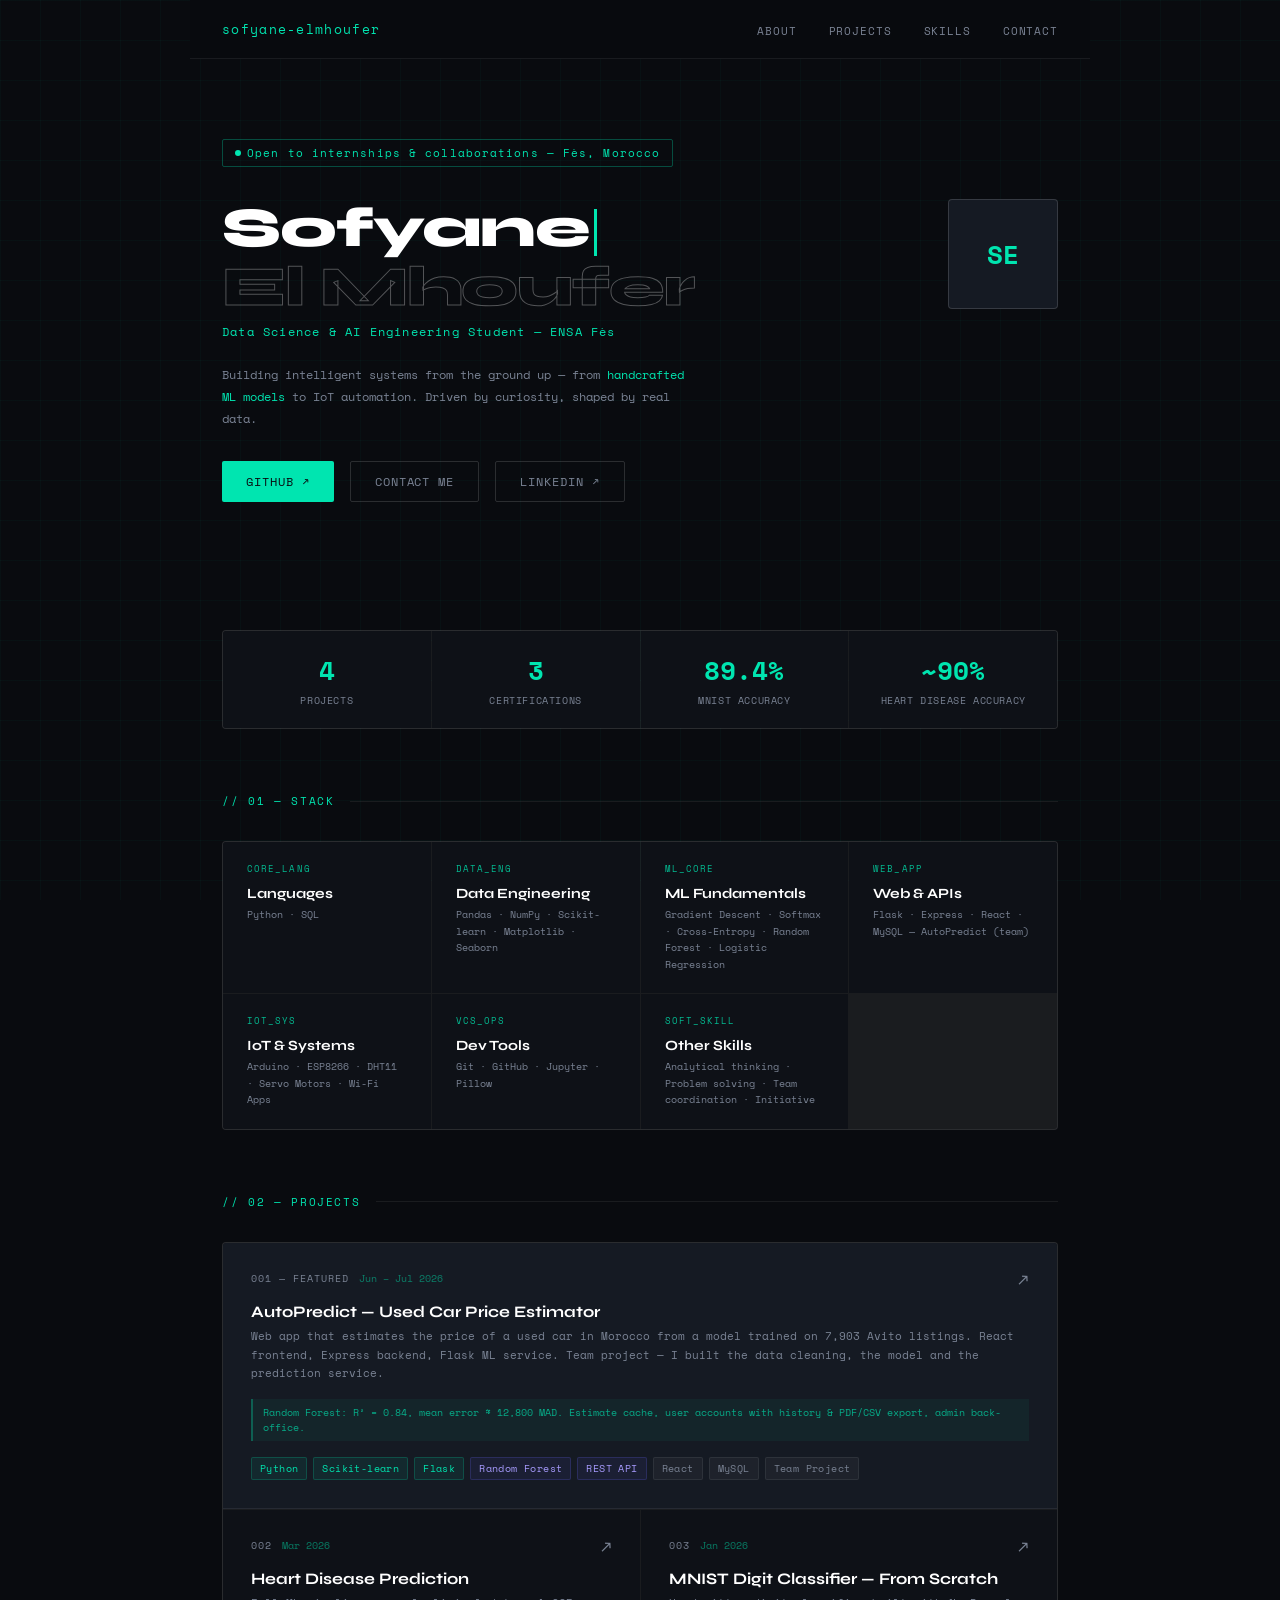
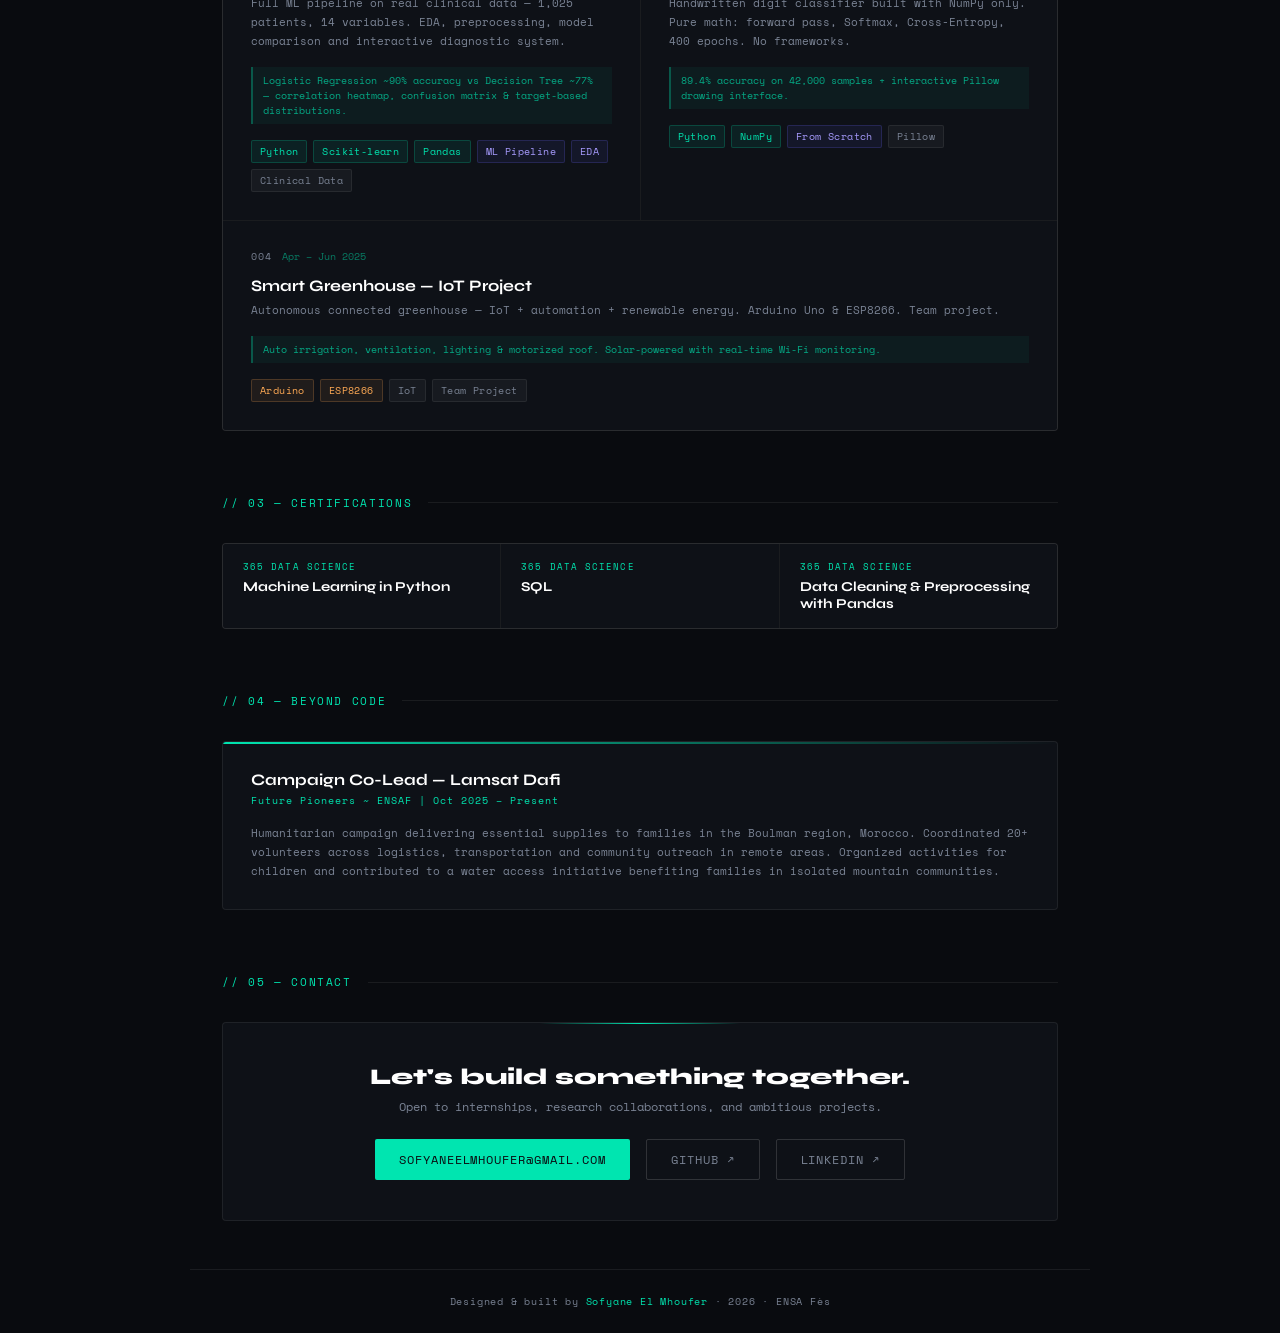
<file: index.html>
<!DOCTYPE html>
<html lang="en">
<head>
<meta charset="UTF-8" />
<meta name="viewport" content="width=device-width, initial-scale=1.0"/>
<meta name="description" content="Sofyane El Mhoufer — Data Science & AI Engineering Student at ENSA Fès. Portfolio of ML projects, IoT systems, and data engineering work."/>
<title>Sofyane El Mhoufer — Portfolio</title>
<link rel="preconnect" href="https://fonts.googleapis.com" />
<link rel="preconnect" href="https://fonts.gstatic.com" crossorigin />
<link href="https://fonts.googleapis.com/css2?family=Space+Mono:wght@400;700&family=Syne:wght@400;700;800&display=swap" rel="stylesheet"/>
<style>
*,*::before,*::after{box-sizing:border-box;margin:0;padding:0}
:root{
  --bg:#090b0f;--bg2:#0e1117;--bg3:#151a23;
  --border:rgba(255,255,255,0.07);--border2:rgba(255,255,255,0.14);
  --accent:#00e5b0;--text:#e8eaf0;--muted:#7a8394;
  --tag-bg:rgba(0,229,176,0.08);--tag-color:#00e5b0;
}
html{scroll-behavior:smooth}
body{background:var(--bg);color:var(--text);font-family:'Syne',sans-serif;min-height:100vh;overflow-x:hidden}
body::before{content:'';position:fixed;inset:0;background-image:linear-gradient(rgba(0,229,176,0.03) 1px,transparent 1px),linear-gradient(90deg,rgba(0,229,176,0.03) 1px,transparent 1px);background-size:40px 40px;pointer-events:none;z-index:0}

/* CURSOR GLOW */
.cursor-glow{position:fixed;width:320px;height:320px;background:radial-gradient(circle,rgba(0,229,176,0.07) 0%,transparent 70%);border-radius:50%;pointer-events:none;transform:translate(-50%,-50%);z-index:0;transition:opacity 0.4s;opacity:0}

.wrapper{position:relative;z-index:1;max-width:900px;margin:0 auto;padding:0 2rem}

/* NAV */
nav{position:sticky;top:0;z-index:100;display:flex;justify-content:space-between;align-items:center;padding:1.2rem 2rem;border-bottom:1px solid var(--border);background:rgba(9,11,15,0.9);backdrop-filter:blur(16px);max-width:900px;margin:0 auto;animation:slideDown 0.6s ease both}
@keyframes slideDown{from{transform:translateY(-100%);opacity:0}to{transform:translateY(0);opacity:1}}
.nav-logo{font-family:'Space Mono',monospace;font-size:13px;color:var(--accent);letter-spacing:0.1em;cursor:pointer;transition:opacity 0.2s}
.nav-logo:hover{opacity:0.7}
.nav-links{display:flex;gap:2rem;list-style:none}
.nav-links a{font-family:'Space Mono',monospace;font-size:11px;color:var(--muted);text-decoration:none;letter-spacing:0.08em;text-transform:uppercase;transition:color 0.2s;position:relative;padding-bottom:2px}
.nav-links a::after{content:'';position:absolute;bottom:0;left:0;width:0;height:1px;background:var(--accent);transition:width 0.25s ease}
.nav-links a:hover{color:var(--accent)}
.nav-links a:hover::after{width:100%}

/* FADE IN */
.fade-in{opacity:0;transform:translateY(24px);transition:opacity 0.65s ease,transform 0.65s ease}
.fade-in.visible{opacity:1;transform:translateY(0)}

/* HERO */
.hero{padding:5rem 0 4rem;animation:heroReveal 0.9s ease 0.3s both}
@keyframes heroReveal{from{opacity:0;transform:translateY(32px)}to{opacity:1;transform:translateY(0)}}
.hero-badge{display:inline-flex;align-items:center;gap:6px;font-family:'Space Mono',monospace;font-size:11px;color:var(--accent);border:1px solid rgba(0,229,176,0.3);padding:5px 12px;border-radius:2px;margin-bottom:2rem;letter-spacing:0.1em}
.hero-badge::before{content:'';width:6px;height:6px;background:var(--accent);border-radius:50%;animation:pulse 2s ease-in-out infinite}
@keyframes pulse{0%,100%{opacity:1;transform:scale(1)}50%{opacity:0.4;transform:scale(0.7)}}
.hero-top{display:flex;align-items:flex-start;justify-content:space-between;gap:2rem;flex-wrap:wrap}
.hero-text{flex:1;min-width:280px}
.hero h1{font-size:clamp(2.2rem,5vw,3.5rem);font-weight:800;line-height:1.05;letter-spacing:-0.02em;margin-bottom:0.4rem;color:#fff}
.hero h1 .outline{color:transparent;-webkit-text-stroke:1px rgba(255,255,255,0.3)}
.typing-cursor{display:inline-block;width:3px;height:0.85em;background:var(--accent);margin-left:4px;vertical-align:middle;animation:blink 1s step-end infinite}
@keyframes blink{0%,100%{opacity:1}50%{opacity:0}}
.hero-role{font-family:'Space Mono',monospace;font-size:12px;color:var(--accent);letter-spacing:0.1em;margin-bottom:1.5rem}
.hero-sub{font-family:'Space Mono',monospace;font-size:12px;color:var(--muted);line-height:1.8;max-width:480px;margin-bottom:2rem}
.hero-sub em{color:var(--accent);font-style:normal}
.avatar-box{width:110px;height:110px;flex-shrink:0;border-radius:4px;border:1px solid var(--border2);background:var(--bg3);display:flex;align-items:center;justify-content:center;animation:avatarPop 0.8s cubic-bezier(0.34,1.56,0.64,1) 0.5s both}
@keyframes avatarPop{from{opacity:0;transform:scale(0.7)}to{opacity:1;transform:scale(1)}}
.avatar-initials{font-family:'Space Mono',monospace;font-size:1.6rem;font-weight:700;color:var(--accent)}
.cta-row{display:flex;gap:1rem;flex-wrap:wrap}

/* BUTTONS */
.btn-primary{font-family:'Space Mono',monospace;font-size:12px;letter-spacing:0.08em;text-transform:uppercase;color:var(--bg);background:var(--accent);border:none;padding:11px 24px;cursor:pointer;border-radius:2px;text-decoration:none;display:inline-flex;align-items:center;gap:6px;transition:opacity 0.2s,transform 0.15s,box-shadow 0.2s;position:relative;overflow:hidden}
.btn-primary:hover{opacity:0.9;transform:translateY(-2px);box-shadow:0 8px 24px rgba(0,229,176,0.25)}
.btn-primary:active{transform:scale(0.97)}
.btn-ghost{font-family:'Space Mono',monospace;font-size:12px;letter-spacing:0.08em;text-transform:uppercase;color:var(--muted);background:transparent;border:1px solid var(--border2);padding:11px 24px;cursor:pointer;border-radius:2px;text-decoration:none;display:inline-flex;align-items:center;gap:6px;transition:color 0.2s,border-color 0.2s,transform 0.15s,background 0.2s}
.btn-ghost:hover{color:var(--accent);border-color:rgba(0,229,176,0.4);transform:translateY(-2px);background:rgba(0,229,176,0.04)}
.btn-ghost:active{transform:scale(0.97)}

/* STATS */
.stats{display:grid;grid-template-columns:repeat(4,1fr);gap:1px;background:var(--border);border:1px solid var(--border);margin:4rem 0;border-radius:4px;overflow:hidden}
.stat{background:var(--bg2);padding:1.25rem;text-align:center;transition:background 0.2s}
.stat:hover{background:var(--bg3)}
.stat-num{font-size:1.6rem;font-weight:800;color:var(--accent);font-family:'Space Mono',monospace;display:block}
.stat-label{font-size:10px;color:var(--muted);font-family:'Space Mono',monospace;letter-spacing:0.06em;text-transform:uppercase;margin-top:4px}

.section-header{display:flex;align-items:center;gap:1rem;margin-bottom:2rem}
.section-label{font-family:'Space Mono',monospace;font-size:11px;color:var(--accent);letter-spacing:0.15em;text-transform:uppercase;white-space:nowrap}
.section-line{flex:1;height:1px;background:var(--border)}

/* SKILLS */
.skills-grid{display:grid;grid-template-columns:repeat(auto-fit,minmax(190px,1fr));gap:1px;background:var(--border);border:1px solid var(--border);border-radius:4px;overflow:hidden;margin-bottom:4rem}
.skill-card{background:var(--bg2);padding:1.25rem 1.5rem;transition:background 0.25s;position:relative;overflow:hidden;cursor:default}
.skill-card:hover{background:var(--bg3)}
.skill-card::after{content:'';position:absolute;left:0;top:0;bottom:0;width:2px;background:var(--accent);opacity:0;transition:opacity 0.2s}
.skill-card:hover::after{opacity:1}
.skill-icon{font-family:'Space Mono',monospace;font-size:9px;color:var(--accent);letter-spacing:0.12em;margin-bottom:10px;opacity:0.8}
.skill-name{font-size:0.88rem;font-weight:700;color:#fff;margin-bottom:5px}
.skill-desc{font-family:'Space Mono',monospace;font-size:10px;color:var(--muted);line-height:1.65}

/* PROJECTS */
.projects-grid{display:grid;grid-template-columns:1fr 1fr;gap:1px;background:var(--border);border:1px solid var(--border);border-radius:4px;overflow:hidden;margin-bottom:4rem}
.project-card{background:var(--bg2);padding:1.75rem;transition:background 0.25s;cursor:pointer;position:relative}
.project-card.featured{grid-column:1/-1;background:var(--bg3);border-bottom:1px solid var(--border)}
.project-card:hover{background:#131820}
.project-card.wide{grid-column:1/-1}
.project-card.static{cursor:default}
.project-card::before{content:'';position:absolute;inset:0;border:1px solid transparent;transition:border-color 0.25s;pointer-events:none}
.project-card:hover::before{border-color:rgba(0,229,176,0.12)}
.project-top{display:flex;justify-content:space-between;align-items:flex-start;margin-bottom:0.75rem}
.project-meta{display:flex;gap:10px;align-items:center}
.project-number{font-family:'Space Mono',monospace;font-size:10px;color:var(--muted);letter-spacing:0.1em}
.project-date{font-family:'Space Mono',monospace;font-size:10px;color:rgba(0,229,176,0.5)}
.project-arrow{font-size:16px;color:var(--muted);transition:color 0.2s,transform 0.2s}
.project-card:hover .project-arrow{color:var(--accent);transform:translate(3px,-3px)}
.project-title{font-size:1rem;font-weight:700;color:#fff;margin-bottom:0.4rem}
.project-desc{font-family:'Space Mono',monospace;font-size:11px;color:var(--muted);line-height:1.7;margin-bottom:1rem}
.project-highlight{font-family:'Space Mono',monospace;font-size:10px;color:rgba(0,229,176,0.7);background:rgba(0,229,176,0.05);border-left:2px solid rgba(0,229,176,0.3);padding:6px 10px;margin-bottom:1rem;line-height:1.5}
.project-tags{display:flex;flex-wrap:wrap;gap:6px}
.tag{font-family:'Space Mono',monospace;font-size:10px;color:var(--tag-color);background:var(--tag-bg);border:1px solid rgba(0,229,176,0.2);padding:3px 8px;border-radius:2px;letter-spacing:0.04em;transition:background 0.15s,border-color 0.15s}
.tag:hover{background:rgba(0,229,176,0.14);border-color:rgba(0,229,176,0.4)}
.tag.purple{color:#a89cff;background:rgba(108,99,255,0.08);border-color:rgba(108,99,255,0.2)}
.tag.purple:hover{background:rgba(108,99,255,0.16)}
.tag.gray{color:var(--muted);background:rgba(255,255,255,0.04);border-color:var(--border)}
.tag.orange{color:#ffaa55;background:rgba(255,170,85,0.08);border-color:rgba(255,170,85,0.2)}
.tag.orange:hover{background:rgba(255,170,85,0.16)}

/* CERTS */
.certs-grid{display:grid;grid-template-columns:repeat(auto-fit,minmax(220px,1fr));gap:1px;background:var(--border);border:1px solid var(--border);border-radius:4px;overflow:hidden;margin-bottom:4rem}
.cert-card{background:var(--bg2);padding:1rem 1.25rem;transition:background 0.2s}
.cert-card:hover{background:var(--bg3)}
.cert-provider{font-family:'Space Mono',monospace;font-size:9px;color:var(--accent);letter-spacing:0.12em;text-transform:uppercase;margin-bottom:5px}
.cert-name{font-size:0.85rem;font-weight:700;color:#fff}

/* EXTRA */
.extra-card{border:1px solid var(--border);border-radius:4px;background:var(--bg2);padding:1.75rem;margin-bottom:4rem;position:relative;overflow:hidden;transition:border-color 0.25s}
.extra-card:hover{border-color:rgba(0,229,176,0.2)}
.extra-card::before{content:'';position:absolute;top:0;left:0;right:0;height:2px;background:linear-gradient(90deg,var(--accent),transparent)}
.extra-title{font-size:1rem;font-weight:700;color:#fff;margin-bottom:4px}
.extra-sub{font-family:'Space Mono',monospace;font-size:10px;color:var(--accent);letter-spacing:0.1em;margin-bottom:1rem}
.extra-desc{font-family:'Space Mono',monospace;font-size:11px;color:var(--muted);line-height:1.75}

/* CONTACT */
.contact-box{border:1px solid var(--border);border-radius:4px;padding:2.5rem;text-align:center;background:var(--bg2);margin-bottom:3rem;position:relative;overflow:hidden;transition:border-color 0.25s}
.contact-box:hover{border-color:rgba(0,229,176,0.2)}
.contact-box::before{content:'';position:absolute;top:0;left:50%;transform:translateX(-50%);width:200px;height:1px;background:linear-gradient(90deg,transparent,var(--accent),transparent)}
.contact-box h2{font-size:1.4rem;font-weight:800;color:#fff;margin-bottom:0.5rem}
.contact-box p{font-family:'Space Mono',monospace;font-size:12px;color:var(--muted);margin-bottom:1.5rem}
.contact-links{display:flex;gap:1rem;justify-content:center;flex-wrap:wrap}

/* TOAST */
.toast{position:fixed;bottom:2rem;right:2rem;background:var(--bg3);border:1px solid rgba(0,229,176,0.3);color:var(--accent);font-family:'Space Mono',monospace;font-size:12px;padding:12px 20px;border-radius:4px;z-index:9999;opacity:0;transform:translateY(16px);transition:opacity 0.3s,transform 0.3s;pointer-events:none}
.toast.show{opacity:1;transform:translateY(0)}

/* RESPONSIVE */
@media(max-width:600px){
  nav{padding:1rem 1.25rem}
  .nav-links{gap:1.2rem}
  .wrapper{padding:0 1.25rem}
  .hero{padding:3rem 0 2.5rem}
  .stats{grid-template-columns:repeat(2,1fr)}
  .projects-grid{grid-template-columns:1fr}
  .project-card.featured,.project-card.wide{grid-column:1}
  .avatar-box{width:80px;height:80px}
  .avatar-initials{font-size:1.2rem}
}

footer{border-top:1px solid var(--border);padding:1.5rem 2rem;text-align:center;max-width:900px;margin:0 auto}
footer p{font-family:'Space Mono',monospace;font-size:10px;color:var(--muted);letter-spacing:0.08em}
footer span{color:var(--accent)}
</style>
</head>
<body>

<div class="cursor-glow" id="cursorGlow"></div>
<div class="toast" id="toast"></div>

<nav>
  <div class="nav-logo" onclick="window.scrollTo({top:0,behavior:'smooth'})">sofyane-elmhoufer</div>
  <ul class="nav-links">
    <li><a href="#about">About</a></li>
    <li><a href="#projects">Projects</a></li>
    <li><a href="#skills">Skills</a></li>
    <li><a href="#contact">Contact</a></li>
  </ul>
</nav>

<div class="wrapper">

  <!-- HERO -->
  <section class="hero" id="about">
    <div class="hero-badge">Open to internships &amp; collaborations — Fès, Morocco</div>
    <div class="hero-top">
      <div class="hero-text">
        <h1>
          <span id="typedName"></span><span class="typing-cursor" id="typingCursor"></span><br/>
          <span class="outline">El Mhoufer</span>
        </h1>
        <div class="hero-role">Data Science &amp; AI Engineering Student — ENSA Fès</div>
        <p class="hero-sub">
          Building intelligent systems from the ground up — from
          <em>handcrafted ML models</em> to IoT automation.
          Driven by curiosity, shaped by real data.
        </p>
        <div class="cta-row">
          <a class="btn-primary" href="https://github.com/sofyane-elmhoufer" target="_blank" rel="noopener">GitHub ↗</a>
          <a class="btn-ghost" href="#contact">Contact Me</a>
          <a class="btn-ghost" href="https://linkedin.com/in/sofyane-el-mhoufer" target="_blank" rel="noopener">LinkedIn ↗</a>
        </div>
      </div>
      <div class="avatar-box">
        <div class="avatar-initials">SE</div>
      </div>
    </div>
  </section>

  <!-- STATS -->
  <div class="stats fade-in">
    <div class="stat"><span class="stat-num" data-count="4">0</span><span class="stat-label">Projects</span></div>
    <div class="stat"><span class="stat-num" data-count="3">0</span><span class="stat-label">Certifications</span></div>
    <div class="stat"><span class="stat-num">89.4%</span><span class="stat-label">MNIST Accuracy</span></div>
    <div class="stat"><span class="stat-num">~90%</span><span class="stat-label">Heart Disease Accuracy</span></div>
  </div>

  <!-- SKILLS -->
  <div class="section-header fade-in" id="skills">
    <span class="section-label">// 01 — Stack</span>
    <div class="section-line"></div>
  </div>
  <div class="skills-grid fade-in">
    <div class="skill-card">
      <div class="skill-icon">CORE_LANG</div>
      <div class="skill-name">Languages</div>
      <div class="skill-desc">Python · SQL</div>
    </div>
    <div class="skill-card">
      <div class="skill-icon">DATA_ENG</div>
      <div class="skill-name">Data Engineering</div>
      <div class="skill-desc">Pandas · NumPy · Scikit-learn · Matplotlib · Seaborn</div>
    </div>
    <div class="skill-card">
      <div class="skill-icon">ML_CORE</div>
      <div class="skill-name">ML Fundamentals</div>
      <div class="skill-desc">Gradient Descent · Softmax · Cross-Entropy · Random Forest · Logistic Regression</div>
    </div>
    <div class="skill-card">
      <div class="skill-icon">WEB_APP</div>
      <div class="skill-name">Web &amp; APIs</div>
      <div class="skill-desc">Flask · Express · React · MySQL — AutoPredict (team)</div>
    </div>
    <div class="skill-card">
      <div class="skill-icon">IOT_SYS</div>
      <div class="skill-name">IoT &amp; Systems</div>
      <div class="skill-desc">Arduino · ESP8266 · DHT11 · Servo Motors · Wi-Fi Apps</div>
    </div>
    <div class="skill-card">
      <div class="skill-icon">VCS_OPS</div>
      <div class="skill-name">Dev Tools</div>
      <div class="skill-desc">Git · GitHub · Jupyter · Pillow</div>
    </div>
    <div class="skill-card">
      <div class="skill-icon">SOFT_SKILL</div>
      <div class="skill-name">Other Skills</div>
      <div class="skill-desc">Analytical thinking · Problem solving · Team coordination · Initiative</div>
    </div>
  </div>

  <!-- PROJECTS -->
  <div class="section-header fade-in" id="projects">
    <span class="section-label">// 02 — Projects</span>
    <div class="section-line"></div>
  </div>
  <div class="projects-grid fade-in">

    <div class="project-card featured" onclick="window.open('https://github.com/sofyane-elmhoufer/AutoPredict','_blank')">
      <div class="project-top">
        <div class="project-meta">
          <span class="project-number">001 — FEATURED</span>
          <span class="project-date">Jun – Jul 2026</span>
        </div>
        <span class="project-arrow">↗</span>
      </div>
      <div class="project-title">AutoPredict — Used Car Price Estimator</div>
      <div class="project-desc">Web app that estimates the price of a used car in Morocco from a model trained on 7,903 Avito listings. React frontend, Express backend, Flask ML service. Team project — I built the data cleaning, the model and the prediction service.</div>
      <div class="project-highlight">Random Forest: R² = 0.84, mean error ≈ 12,800 MAD. Estimate cache, user accounts with history &amp; PDF/CSV export, admin back-office.</div>
      <div class="project-tags">
        <span class="tag">Python</span>
        <span class="tag">Scikit-learn</span>
        <span class="tag">Flask</span>
        <span class="tag purple">Random Forest</span>
        <span class="tag purple">REST API</span>
        <span class="tag gray">React</span>
        <span class="tag gray">MySQL</span>
        <span class="tag gray">Team Project</span>
      </div>
    </div>

    <div class="project-card" onclick="window.open('https://github.com/sofyane-elmhoufer/heart-disease-prediction','_blank')">
      <div class="project-top">
        <div class="project-meta">
          <span class="project-number">002</span>
          <span class="project-date">Mar 2026</span>
        </div>
        <span class="project-arrow">↗</span>
      </div>
      <div class="project-title">Heart Disease Prediction</div>
      <div class="project-desc">Full ML pipeline on real clinical data — 1,025 patients, 14 variables. EDA, preprocessing, model comparison and interactive diagnostic system.</div>
      <div class="project-highlight">Logistic Regression ~90% accuracy vs Decision Tree ~77% — correlation heatmap, confusion matrix &amp; target-based distributions.</div>
      <div class="project-tags">
        <span class="tag">Python</span>
        <span class="tag">Scikit-learn</span>
        <span class="tag">Pandas</span>
        <span class="tag purple">ML Pipeline</span>
        <span class="tag purple">EDA</span>
        <span class="tag gray">Clinical Data</span>
      </div>
    </div>

    <div class="project-card" onclick="window.open('https://github.com/sofyane-elmhoufer/mnist_scratch','_blank')">
      <div class="project-top">
        <div class="project-meta">
          <span class="project-number">003</span>
          <span class="project-date">Jan 2026</span>
        </div>
        <span class="project-arrow">↗</span>
      </div>
      <div class="project-title">MNIST Digit Classifier — From Scratch</div>
      <div class="project-desc">Handwritten digit classifier built with NumPy only. Pure math: forward pass, Softmax, Cross-Entropy, 400 epochs. No frameworks.</div>
      <div class="project-highlight">89.4% accuracy on 42,000 samples + interactive Pillow drawing interface.</div>
      <div class="project-tags">
        <span class="tag">Python</span>
        <span class="tag">NumPy</span>
        <span class="tag purple">From Scratch</span>
        <span class="tag gray">Pillow</span>
      </div>
    </div>

    <div class="project-card wide static">
      <div class="project-top">
        <div class="project-meta">
          <span class="project-number">004</span>
          <span class="project-date">Apr – Jun 2025</span>
        </div>
      </div>
      <div class="project-title">Smart Greenhouse — IoT Project</div>
      <div class="project-desc">Autonomous connected greenhouse — IoT + automation + renewable energy. Arduino Uno &amp; ESP8266. Team project.</div>
      <div class="project-highlight">Auto irrigation, ventilation, lighting &amp; motorized roof. Solar-powered with real-time Wi-Fi monitoring.</div>
      <div class="project-tags">
        <span class="tag orange">Arduino</span>
        <span class="tag orange">ESP8266</span>
        <span class="tag gray">IoT</span>
        <span class="tag gray">Team Project</span>
      </div>
    </div>

  </div>

  <!-- CERTIFICATIONS -->
  <div class="section-header fade-in">
    <span class="section-label">// 03 — Certifications</span>
    <div class="section-line"></div>
  </div>
  <div class="certs-grid fade-in">
    <div class="cert-card">
      <div class="cert-provider">365 Data Science</div>
      <div class="cert-name">Machine Learning in Python</div>
    </div>
    <div class="cert-card">
      <div class="cert-provider">365 Data Science</div>
      <div class="cert-name">SQL</div>
    </div>
    <div class="cert-card">
      <div class="cert-provider">365 Data Science</div>
      <div class="cert-name">Data Cleaning &amp; Preprocessing with Pandas</div>
    </div>
  </div>

  <!-- EXTRACURRICULAR -->
  <div class="section-header fade-in">
    <span class="section-label">// 04 — Beyond Code</span>
    <div class="section-line"></div>
  </div>
  <div class="extra-card fade-in">
    <div class="extra-title">Campaign Co-Lead — Lamsat Dafi</div>
    <div class="extra-sub">Future Pioneers ~ ENSAF | Oct 2025 – Present</div>
    <div class="extra-desc">
      Humanitarian campaign delivering essential supplies to families in the Boulman region, Morocco.
      Coordinated 20+ volunteers across logistics, transportation and community outreach in remote areas.
      Organized activities for children and contributed to a water access initiative benefiting families in isolated mountain communities.
    </div>
  </div>

  <!-- CONTACT -->
  <div class="section-header fade-in" id="contact">
    <span class="section-label">// 05 — Contact</span>
    <div class="section-line"></div>
  </div>
  <div class="contact-box fade-in">
    <h2>Let's build something together.</h2>
    <p>Open to internships, research collaborations, and ambitious projects.</p>
    <div class="contact-links">
      <button class="btn-primary" onclick="copyEmail()">sofyaneelmhoufer@gmail.com</button>
      <a class="btn-ghost" href="https://github.com/sofyane-elmhoufer" target="_blank" rel="noopener">GitHub ↗</a>
      <a class="btn-ghost" href="https://linkedin.com/in/sofyane-el-mhoufer" target="_blank" rel="noopener">LinkedIn ↗</a>
    </div>
  </div>

</div>

<footer>
  <p>Designed &amp; built by <span>Sofyane El Mhoufer</span> · 2026 · ENSA Fès</p>
</footer>

<script>
// CURSOR GLOW
const glow = document.getElementById('cursorGlow');
document.addEventListener('mousemove', e => {
  glow.style.opacity = '1';
  glow.style.left = e.clientX + 'px';
  glow.style.top = e.clientY + 'px';
});
document.addEventListener('mouseleave', () => { glow.style.opacity = '0'; });

// TOAST
function showToast(msg) {
  const t = document.getElementById('toast');
  t.textContent = msg;
  t.classList.add('show');
  setTimeout(() => t.classList.remove('show'), 3000);
}

// COPY EMAIL
function copyEmail() {
  navigator.clipboard.writeText('sofyaneelmhoufer@gmail.com')
    .then(() => showToast('Email copied to clipboard!'))
    .catch(() => showToast('sofyaneelmhoufer@gmail.com'));
}

// TYPING ANIMATION
const name = 'Sofyane';
let i = 0;
const nameEl = document.getElementById('typedName');
const cursor = document.getElementById('typingCursor');
function type() {
  if (i < name.length) {
    nameEl.textContent += name[i++];
    setTimeout(type, 100);
  } else {
    setTimeout(() => { cursor.style.display = 'none'; }, 1200);
  }
}
setTimeout(type, 600);

// SCROLL FADE IN
const fadeEls = document.querySelectorAll('.fade-in');
const observer = new IntersectionObserver(entries => {
  entries.forEach((e, idx) => {
    if (e.isIntersecting) {
      setTimeout(() => e.target.classList.add('visible'), idx * 80);
      observer.unobserve(e.target);
    }
  });
}, { threshold: 0.1 });
fadeEls.forEach(el => observer.observe(el));

// COUNT UP
function countUp(el, target, duration = 1200) {
  let start = 0;
  const step = target / (duration / 16);
  const timer = setInterval(() => {
    start = Math.min(start + step, target);
    el.textContent = Math.floor(start);
    if (start >= target) clearInterval(timer);
  }, 16);
}
const countEls = document.querySelectorAll('[data-count]');
const countObserver = new IntersectionObserver(entries => {
  entries.forEach(e => {
    if (e.isIntersecting) {
      countUp(e.target, parseInt(e.target.dataset.count));
      countObserver.unobserve(e.target);
    }
  });
}, { threshold: 0.5 });
countEls.forEach(el => countObserver.observe(el));
</script>
</body>
</html>
</file>
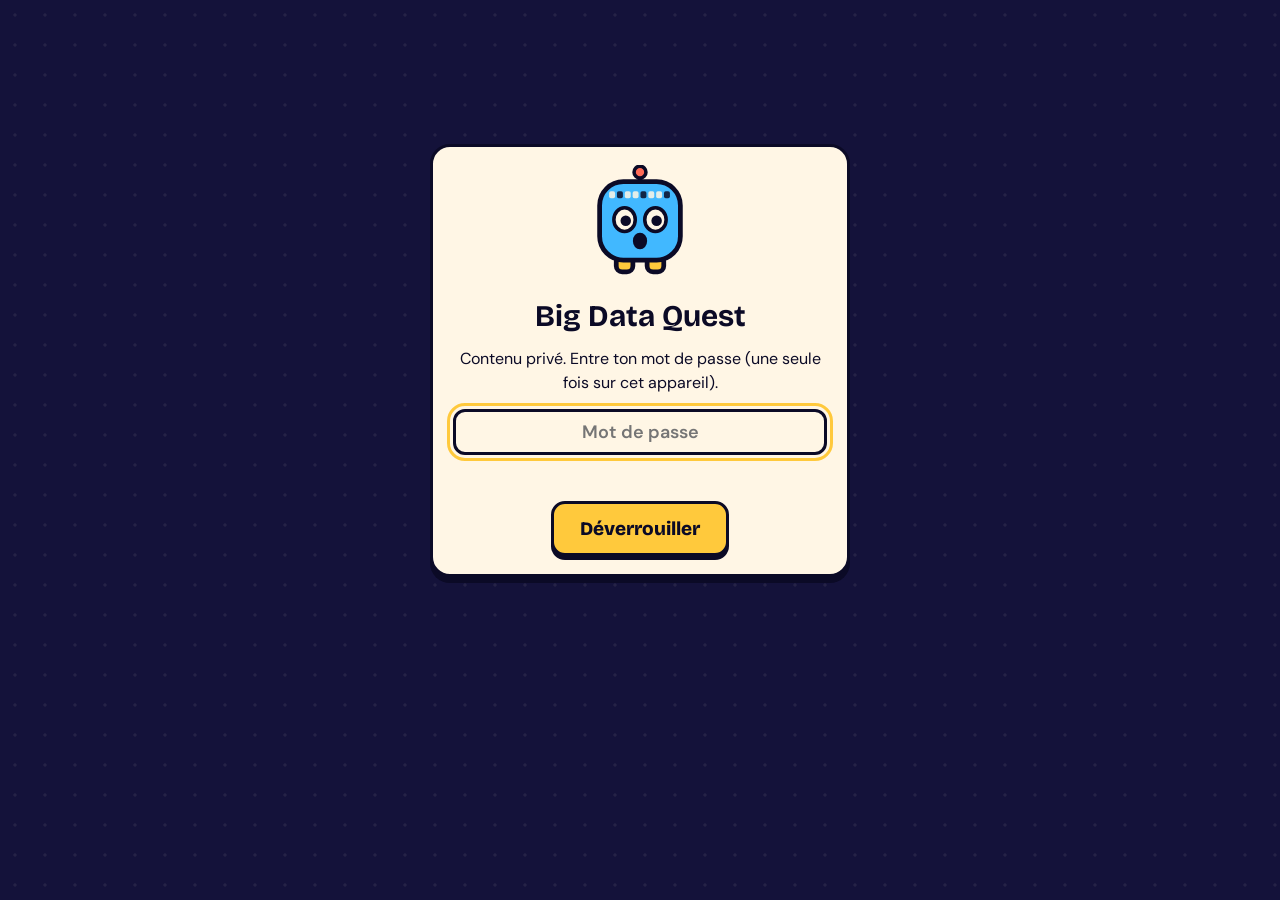
<file: bigdata-quest/index.html>
<!doctype html>
<html lang="fr">
<head>
<meta charset="utf-8">
<meta name="viewport" content="width=device-width,initial-scale=1,viewport-fit=cover">
<title>Big Data Quest</title>
<meta name="claude:viewport-fit-sides" content="cover">
<meta name="theme-color" content="#14123a">
<meta name="mobile-web-app-capable" content="yes">
<meta name="apple-mobile-web-app-capable" content="yes">
<meta name="apple-mobile-web-app-title" content="BD Quest">
<meta name="apple-mobile-web-app-status-bar-style" content="black-translucent">
<meta name="robots" content="noindex,nofollow">
<link rel="manifest" href="manifest.webmanifest">
<link rel="icon" href="icons/icon-192.png">
<link rel="apple-touch-icon" href="icons/apple-touch-icon.png">
<link rel="preconnect" href="https://fonts.googleapis.com">
<link rel="stylesheet" href="https://fonts.googleapis.com/css2?family=Bricolage+Grotesque:opsz,wght@12..96,600;12..96,800&family=DM+Sans:wght@400;500;700&family=JetBrains+Mono:wght@500;700&display=swap">
<style>
*{box-sizing:border-box}
html{padding-top:0;padding-bottom:env(safe-area-inset-bottom,0px)}
body{margin:0}
img{max-width:100%}
[hidden]{display:none!important}

/* Concept : une carte de pipeline à parcourir, des autocollants épais (contours encre + ombre dure) sur un fond nuit.
   Un seul univers visuel, volontairement : jeu sombre, couleurs vives par monde. */
:root{
  --ink:#14123a; --ink2:#201d57; --ink3:#33308a; --paper:#fff6e5; --paper2:#ffe8bd; --line:#0b0a26;
  --coral:#ff6b57; --sun:#ffc93c; --mint:#35d49a; --sky:#41b8ff; --grape:#a98bff; --pink:#ff7ac6;
  --txt:#fff6e5; --mut:#b9b5f0; --good:#35d49a; --bad:#ff6b57;
  --f-disp:'Bricolage Grotesque','Trebuchet MS',system-ui,sans-serif;
  --f-body:'DM Sans',system-ui,-apple-system,'Segoe UI',sans-serif;
  --f-mono:'JetBrains Mono',ui-monospace,Consolas,monospace;
  color-scheme:dark;
}
body{
  background-color:var(--ink);
  background-image:radial-gradient(rgba(255,246,229,.07) 1.5px,transparent 1.7px);
  background-size:30px 30px;
  color:var(--txt);font-family:var(--f-body);font-size:16px;line-height:1.5;min-height:100vh;
  padding-left:max(16px,env(safe-area-inset-left,0px));
  padding-right:max(16px,env(safe-area-inset-right,0px));
  padding-top:0;padding-bottom:40px;
}
body::before{content:"";position:fixed;inset:0 0 auto;height:env(safe-area-inset-top,0px);z-index:60;background:var(--ink)}
button{font-family:inherit;color:inherit}
h1,h2,h3{font-family:var(--f-disp);line-height:1.1;margin:0;text-wrap:balance}
p{margin:0 0 .7em}
.app{max-width:940px;margin:0 auto;min-width:0}
.sr{position:absolute;width:1px;height:1px;overflow:hidden;clip:rect(0 0 0 0)}
:focus-visible{outline:3px solid var(--sun);outline-offset:3px}

/* ---------- boutons ---------- */
.btn{--c:var(--paper);display:inline-flex;align-items:center;justify-content:center;gap:8px;cursor:pointer;
  background:var(--c);color:var(--line);font-weight:700;font-size:16px;border:3px solid var(--line);border-radius:14px;
  padding:10px 18px;box-shadow:0 4px 0 var(--line);transition:transform .08s,box-shadow .08s,filter .15s;min-height:44px}
.btn:hover{filter:brightness(1.06)}
.btn:active{transform:translateY(3px);box-shadow:0 1px 0 var(--line)}
.btn[disabled]{opacity:.45;cursor:not-allowed;filter:grayscale(.4)}
.btn.sun{--c:var(--sun)} .btn.mint{--c:var(--mint)} .btn.coral{--c:var(--coral)} .btn.sky{--c:var(--sky)} .btn.grape{--c:var(--grape)}
.btn.big{font-size:19px;padding:13px 26px;font-family:var(--f-disp);font-weight:800}
.btn.small{font-size:14px;padding:6px 12px;min-height:36px;border-radius:11px}
.btn.ghost{--c:transparent;color:var(--txt);border-color:var(--mut);box-shadow:none}

/* ---------- HUD ---------- */
.hud{position:sticky;top:env(safe-area-inset-top,0px);z-index:50;background:var(--ink);padding:12px 0 10px;
  display:flex;flex-wrap:wrap;align-items:center;gap:10px 14px;border-bottom:3px solid var(--ink3)}
.hud .ttl{flex:1 1 140px;min-width:0}
.hud .ttl small{display:block;color:var(--mut);font-size:12px;letter-spacing:.08em;text-transform:uppercase}
.hud .ttl b{font-family:var(--f-disp);font-size:20px;display:block;white-space:nowrap;overflow:hidden;text-overflow:ellipsis}
.hearts{display:flex;gap:4px}
.heart{width:26px;height:24px;transition:transform .2s}
.heart.lost{filter:grayscale(1) brightness(.5);transform:scale(.85)}
.heart.hit{animation:shake .4s}
.xp{display:flex;align-items:center;gap:8px;font-family:var(--f-mono);font-weight:700;font-size:14px;background:var(--ink2);border:3px solid var(--ink3);border-radius:999px;padding:3px 12px}
.xp .star{width:16px;height:16px}
.xp.bump{animation:pop .4s}
.streak{font-family:var(--f-mono);font-size:13px;font-weight:700;color:var(--sun);min-width:46px;opacity:0;transition:opacity .2s}
.streak.on{opacity:1}
.track{display:flex;gap:6px;width:100%;order:9}
.track i{flex:1;height:9px;border-radius:9px;background:var(--ink3);transition:background .3s}
.track i.done{background:var(--mint)} .track i.now{background:var(--sun);animation:pulse 1.4s infinite}

/* ---------- scène ---------- */
.scene{padding-top:18px;display:grid;gap:18px}
.title-row{display:flex;flex-wrap:wrap;gap:6px 14px;align-items:baseline}
.title-row h2{font-size:clamp(24px,4.4vw,34px)}
.title-row .tag{font-family:var(--f-mono);font-size:12px;letter-spacing:.06em;text-transform:uppercase;color:var(--line);background:var(--c,var(--sun));border:3px solid var(--line);border-radius:8px;padding:1px 8px}
.stage{background:var(--ink2);border:3px solid var(--line);border-radius:22px;box-shadow:0 6px 0 var(--line);padding:10px;overflow:hidden}
.stage svg.art{display:block;width:100%;height:auto;max-height:340px}
.card{background:var(--paper);color:var(--line);border:3px solid var(--line);border-radius:20px;box-shadow:0 6px 0 var(--line);padding:18px 20px}
.card h3{font-size:22px;margin-bottom:8px}
.card ul{margin:.3em 0 .6em;padding-left:1.15em}
.card li{margin:.25em 0}
.card code,.tip code,.opt code,.panel code,.bubble code,.verdict code{font-family:var(--f-mono);font-size:.88em;background:var(--paper2);color:var(--line);padding:1px 6px;border-radius:6px;border:2px solid rgba(11,10,38,.18)}
.card mark{background:var(--sun);padding:0 4px;border-radius:5px;color:var(--line)}
.lead{font-size:18px}
.coach{display:flex;gap:12px;align-items:flex-end}
.coach .octet{flex:none;overflow:visible}
.bubble{position:relative;background:var(--paper);color:var(--line);border:3px solid var(--line);border-radius:18px;padding:10px 16px;font-weight:500;box-shadow:0 4px 0 var(--line);min-width:0}
.bubble::before{content:"";position:absolute;left:-11px;bottom:18px;width:16px;height:16px;background:var(--paper);border-left:3px solid var(--line);border-bottom:3px solid var(--line);transform:rotate(45deg)}
.bubble b{font-weight:700}
.nav{display:flex;flex-wrap:wrap;gap:10px;align-items:center;justify-content:space-between}
.dots{display:flex;gap:7px}
.dots i{width:11px;height:11px;border-radius:50%;background:var(--ink3);border:2px solid var(--line)}
.dots i.on{background:var(--sun)}

/* ---------- questions ---------- */
.q{font-family:var(--f-disp);font-weight:800;font-size:clamp(20px,3.6vw,28px);line-height:1.2}
.opts{display:grid;gap:12px}
.opt{display:flex;gap:12px;align-items:center;text-align:left;width:100%;cursor:pointer;background:var(--paper);color:var(--line);
  border:3px solid var(--line);border-radius:16px;padding:12px 16px;box-shadow:0 4px 0 var(--line);font-size:16px;font-weight:500;transition:transform .08s,background .15s}
.opt:hover{background:var(--paper2)}
.opt:active{transform:translateY(3px);box-shadow:0 1px 0 var(--line)}
.opt .k{flex:none;width:30px;height:30px;border-radius:9px;border:3px solid var(--line);display:grid;place-items:center;font-family:var(--f-mono);font-weight:700;background:var(--sky)}
.opt.right{background:var(--mint)} .opt.wrong{background:var(--coral);animation:shake .4s}
.opt.off{opacity:.55;pointer-events:none}
pre.code{margin:0;background:var(--line);color:var(--paper);font-family:var(--f-mono);font-size:14px;padding:12px 14px;border-radius:14px;overflow-x:auto;border:3px solid var(--ink3)}
.verdict{border:3px solid var(--line);border-radius:18px;padding:14px 18px;color:var(--line);box-shadow:0 5px 0 var(--line);animation:rise .3s both;display:grid;gap:10px}
.verdict.ok{background:var(--mint)} .verdict.ko{background:var(--coral)}
.verdict h4{font-family:var(--f-disp);font-size:22px;margin:0}
.verdict p{margin:0}
.verdict .row{display:flex;justify-content:space-between;align-items:center;gap:10px;flex-wrap:wrap}
.tip{background:var(--ink2);border:3px dashed var(--ink3);border-radius:16px;padding:10px 14px;color:var(--mut);font-size:15px}
.tip b{color:var(--txt)}

/* ---------- tri de cartes ---------- */
.sortarea{display:grid;gap:16px}
.deck{display:grid;place-items:center;min-height:120px}
.flip{background:var(--paper);color:var(--line);border:3px solid var(--line);border-radius:18px;box-shadow:0 6px 0 var(--line);padding:18px 22px;font-weight:700;font-size:19px;text-align:center;max-width:520px;width:100%;animation:deal .35s both}
.flip small{display:block;font-weight:500;font-size:14px;opacity:.7;margin-top:4px}
.flip.fly{animation:fly .45s forwards}
.flip.shake{animation:shake .4s}
.bins{display:grid;grid-template-columns:repeat(auto-fit,minmax(150px,1fr));gap:12px}
.bin{cursor:pointer;background:var(--ink2);border:3px dashed var(--c);border-radius:18px;padding:12px;min-height:130px;color:var(--txt);text-align:left;transition:transform .1s,background .15s}
.bin:hover{background:var(--ink3);transform:translateY(-2px)}
.bin b{font-family:var(--f-disp);font-size:18px;color:var(--c);display:block}
.bin small{display:block;color:var(--mut);font-size:13px;margin-bottom:6px}
.bin .got{display:flex;flex-wrap:wrap;gap:5px}
.bin .got span{font-size:12px;background:var(--c);color:var(--line);border:2px solid var(--line);border-radius:8px;padding:1px 7px;font-weight:700;animation:pop .35s}
.bin .kbd{float:right;font-family:var(--f-mono);font-size:12px;border:2px solid var(--mut);border-radius:6px;padding:0 6px;color:var(--mut)}

/* ---------- ordre ---------- */
.slots{display:grid;gap:10px}
.slot{display:flex;align-items:center;gap:12px;min-height:54px;border:3px dashed var(--ink3);border-radius:16px;padding:6px 12px;color:var(--mut);background:rgba(32,29,87,.5)}
.slot .n{flex:none;width:32px;height:32px;border-radius:50%;background:var(--ink3);display:grid;place-items:center;font-family:var(--f-mono);font-weight:700;color:var(--txt)}
.slot.filled{border-style:solid;border-color:var(--line);background:var(--c,var(--mint));color:var(--line);font-weight:700;animation:pop .35s}
.slot.filled .n{background:var(--line);color:var(--paper)}
.pool{display:flex;flex-wrap:wrap;gap:10px}
.chip{cursor:pointer;background:var(--paper);color:var(--line);border:3px solid var(--line);border-radius:14px;box-shadow:0 4px 0 var(--line);padding:9px 16px;font-weight:700;font-size:16px}
.chip:active{transform:translateY(3px);box-shadow:0 1px 0 var(--line)}
.chip.shake{animation:shake .4s;background:var(--coral)}
.chip[disabled]{visibility:hidden}

/* ---------- association ---------- */
.mcols{display:grid;grid-template-columns:1fr 1fr;gap:12px 18px}
.mcols .col{display:grid;gap:10px;align-content:start}
.mbtn{cursor:pointer;text-align:left;background:var(--paper);color:var(--line);border:3px solid var(--line);border-radius:14px;box-shadow:0 4px 0 var(--line);padding:10px 12px;font-weight:500;font-size:15px;min-height:52px;display:flex;align-items:center;transition:transform .08s}
.mbtn.sel{background:var(--sun);transform:translateY(-3px)}
.mbtn.ok{background:var(--c,var(--mint));pointer-events:none;box-shadow:none;transform:translateY(3px)}
.mbtn.no{animation:shake .4s;background:var(--coral)}
@media(max-width:560px){.mcols{gap:10px}.mbtn{font-size:14px;padding:8px 9px}}

/* ---------- exploration ---------- */
.tiles{display:grid;grid-template-columns:repeat(auto-fit,minmax(130px,1fr));gap:12px}
.tile{cursor:pointer;background:var(--ink2);border:3px solid var(--line);border-radius:18px;box-shadow:0 5px 0 var(--line);padding:6px 6px 10px;text-align:center;color:var(--txt);transition:transform .1s;position:relative}
.tile:hover{transform:translateY(-3px)}
.tile.cur{outline:3px solid var(--c);outline-offset:3px}
.tile svg{display:block;width:100%;height:auto;border-radius:12px;background:var(--ink)}
.tile b{display:block;font-family:var(--f-disp);font-size:17px;margin-top:6px;color:var(--c)}
.tile .seen{position:absolute;top:-8px;right:-8px;width:26px;height:26px;border-radius:50%;background:var(--mint);border:3px solid var(--line);display:none;place-items:center}
.tile.vu .seen{display:grid}
.tile .seen svg{width:16px;height:16px;background:none;border-radius:0}
.prog{font-family:var(--f-mono);font-size:13px;color:var(--mut)}
.detail{display:grid;grid-template-columns:minmax(0,1fr) minmax(0,1.2fr);gap:16px;align-items:center}
@media(max-width:640px){.detail{grid-template-columns:1fr}}

/* ---------- laboratoires ---------- */
.lab{display:grid;gap:14px}
.panel{background:var(--ink2);border:3px solid var(--line);border-radius:20px;box-shadow:0 5px 0 var(--line);padding:14px}
.meter{display:grid;gap:4px;margin:8px 0}
.meter .lab-l{display:flex;justify-content:space-between;font-size:14px;font-weight:700}
.bar{position:relative;height:18px;background:var(--ink);border:3px solid var(--line);border-radius:999px;overflow:hidden}
.bar>i{position:absolute;inset:0 auto 0 0;width:0;background:var(--c,var(--mint));transition:width .5s cubic-bezier(.3,1.4,.5,1)}
.bar>u{position:absolute;top:-2px;bottom:-2px;width:3px;background:var(--paper);text-decoration:none;opacity:.9}
.ctrls{display:flex;flex-wrap:wrap;gap:10px;align-items:center}
input[type=range]{width:100%;accent-color:var(--sun);height:30px}
input[type=text],input[type=password]{background:var(--paper);color:var(--line);border:3px solid var(--line);border-radius:12px;padding:8px 12px;font:600 16px var(--f-body);min-width:0;width:150px}
table.data{width:100%;border-collapse:separate;border-spacing:0;font-size:15px}
table.data th{font-family:var(--f-mono);font-size:12px;text-transform:uppercase;letter-spacing:.05em;color:var(--mut);text-align:left;padding:6px 8px}
table.data td{background:var(--paper);color:var(--line);padding:7px 8px;border-top:2px solid var(--line);font-weight:500;transition:filter .4s}
table.data tr:first-child td{border-top:0}
table.data td:first-child{border-radius:10px 0 0 10px} table.data td:last-child{border-radius:0 10px 10px 0}
table.data td.mask{filter:blur(4px)}
.scroll-x{overflow-x:auto}
.chk{display:flex;gap:10px;align-items:center;font-weight:500;color:var(--mut)}
.chk i{flex:none;width:24px;height:24px;border-radius:8px;border:3px solid var(--ink3);display:grid;place-items:center}
.chk.ok{color:var(--txt)} .chk.ok i{background:var(--mint);border-color:var(--line)}
.lane{display:flex;gap:6px;align-items:center;min-height:42px;overflow-x:auto;padding:4px 2px}
.lane .lb{flex:none;width:30px;font-family:var(--f-mono);font-size:12px;color:var(--mut)}
.cell{flex:none;min-width:46px;text-align:center;border:3px solid var(--line);border-radius:10px;background:var(--c,var(--paper));color:var(--line);font-family:var(--f-mono);font-weight:700;font-size:12px;padding:3px 6px;animation:pop .4s}
.cell small{display:block;font-weight:500;opacity:.7;font-size:10px}
.seq{display:grid;gap:4px;font-family:var(--f-mono);font-size:13px}
.seq .r{display:grid;grid-template-columns:1fr 2fr 1fr;align-items:center;gap:6px;animation:rise .3s both;min-height:28px}
.seq .r .a{text-align:center;border-bottom:3px solid var(--c,var(--sky));position:relative;padding-bottom:1px;color:var(--c,var(--sky));font-weight:700}
.seq .r.lost .a{border-bottom-style:dashed;color:var(--coral);--c:var(--coral)}
.seq .r.l2r .a::after,.seq .r.r2l .a::before{content:"";position:absolute;bottom:-8px;border:6px solid transparent}
.seq .r.l2r .a::after{right:-4px;border-left:9px solid var(--c,var(--sky))}
.seq .r.r2l .a::before{left:-4px;border-right:9px solid var(--c,var(--sky))}
.seq .hd{color:var(--mut);text-align:center;font-weight:700}
.note{font-size:14px;color:var(--mut)}
.grid-nodes{display:grid;grid-template-columns:repeat(auto-fit,minmax(110px,1fr));gap:10px}
.node{cursor:pointer;border:3px solid var(--line);background:var(--paper);color:var(--line);border-radius:16px;padding:8px;box-shadow:0 4px 0 var(--line);font-weight:700;text-align:center;transition:transform .15s,filter .3s}
.node.dead{filter:grayscale(1) brightness(.45);transform:scale(.94);box-shadow:none}
.node .sh{display:flex;gap:4px;justify-content:center;flex-wrap:wrap;margin-top:6px;min-height:26px}
.sh span{width:26px;height:26px;border-radius:7px;border:3px solid var(--line);display:grid;place-items:center;font-family:var(--f-mono);font-size:12px;font-weight:700;background:var(--c)}
.node .crown{color:var(--sun)}
.lost-tag{color:var(--bad);font-weight:700}

/* ---------- superpositions ---------- */
.overlay{position:fixed;inset:0;z-index:80;background:rgba(11,10,38,.82);display:grid;place-items:center;padding:20px;animation:fade .3s both;overflow:auto}
.overlay .card{max-width:520px;width:100%;text-align:center;display:grid;gap:12px;justify-items:center;animation:deal .4s both}
.stars{display:flex;gap:8px}
.stars svg{width:54px;height:54px}
.stars svg.on{animation:pop .5s both}
.bignum{font-family:var(--f-disp);font-weight:800;font-size:44px;line-height:1}
canvas#fx{position:fixed;inset:0;width:100%;height:100%;pointer-events:none;z-index:90}

/* ---------- carte ---------- */
.hero{display:flex;flex-wrap:wrap;gap:18px 26px;align-items:center;padding:26px 0 8px}
.hero .txt{flex:1 1 300px;min-width:0}
.hero h1{font-size:clamp(38px,8vw,68px);font-weight:800;letter-spacing:-.02em}
.hero h1 em{font-style:normal;color:var(--sun)}
.hero p{color:var(--mut);font-size:18px;max-width:46ch}
.stat-row{display:flex;flex-wrap:wrap;gap:10px;margin:14px 0}
.pill{background:var(--ink2);border:3px solid var(--ink3);border-radius:999px;padding:4px 14px;font-weight:700;font-size:14px}
.pill b{color:var(--sun);font-family:var(--f-mono)}
.mapwrap{max-width:520px;margin:10px auto 0}
.mapwrap svg{display:block;width:100%;height:auto;overflow:visible}
.mapnode{cursor:pointer}
.mapnode:focus-visible{outline:none}
.mapnode:focus-visible circle.main{stroke:var(--sun);stroke-width:8}
.mapnode .ring{transform-box:fill-box;transform-origin:center;animation:ring 1.8s ease-out infinite}
.mapnode.lock{cursor:not-allowed}
.maplabel{paint-order:stroke;stroke:var(--ink);stroke-width:7px;stroke-linejoin:round}
.flowline{stroke-dasharray:2 14;stroke-linecap:round;animation:dash 1.1s linear infinite}
.foot{display:flex;flex-wrap:wrap;gap:10px;justify-content:center;margin-top:24px}

/* ---------- animations ---------- */
@keyframes shake{20%{transform:translateX(-7px)}40%{transform:translateX(7px)}60%{transform:translateX(-5px)}80%{transform:translateX(5px)}}
@keyframes pop{0%{transform:scale(.6)}60%{transform:scale(1.12)}100%{transform:scale(1)}}
@keyframes pulse{50%{opacity:.55}}
@keyframes rise{from{transform:translateY(14px);opacity:0}to{transform:none;opacity:1}}
@keyframes fade{from{opacity:0}to{opacity:1}}
@keyframes deal{from{transform:translateY(-24px) rotate(-4deg);opacity:0}to{transform:none;opacity:1}}
@keyframes fly{to{transform:translateY(90px) scale(.3);opacity:0}}
@keyframes dash{to{stroke-dashoffset:-16}}
@keyframes ring{0%{transform:scale(1);opacity:.9}100%{transform:scale(1.5);opacity:0}}
@keyframes float{50%{transform:translateY(-6px)}}
@keyframes blink{0%,92%,100%{transform:scaleY(1)}95%{transform:scaleY(.1)}}
@keyframes spin{to{transform:rotate(360deg)}}
@keyframes fall{0%{transform:translateY(-60px);opacity:0}15%{opacity:1}85%{opacity:1}100%{transform:translateY(60px);opacity:0}}
@keyframes grow{0%,100%{transform:scaleY(.55)}50%{transform:scaleY(1)}}
@keyframes growx{0%{transform:scaleX(.05)}70%,100%{transform:scaleX(1)}}
@keyframes blinkled{50%{opacity:.2}}
@keyframes appear{0%,10%{opacity:0;transform:scale(.4)}25%,85%{opacity:1;transform:scale(1)}100%{opacity:0}}
@keyframes flicker{0%,100%{opacity:1}20%{opacity:.35}40%{opacity:.9}60%{opacity:.2}80%{opacity:.8}}
@keyframes sweep{to{transform:rotate(360deg)}}
@keyframes glow{50%{filter:drop-shadow(0 0 10px rgba(255,201,60,.9))}}
@keyframes slidein{from{transform:translateX(-30px);opacity:0}to{transform:none;opacity:1}}
@keyframes cellin{0%{transform:scale(0)}100%{transform:scale(1)}}
@keyframes wobble{0%,100%{transform:rotate(-4deg)}50%{transform:rotate(4deg)}}
@keyframes zz{0%{transform:translateY(0);opacity:0}30%{opacity:1}100%{transform:translateY(-18px);opacity:0}}
.octet{animation:float 3s ease-in-out infinite}
.octet .eyes{transform-box:fill-box;transform-origin:center;animation:blink 4.5s infinite}
.octet .ant{transform-box:fill-box;transform-origin:center;animation:pulse 1.6s infinite}
.a-float{animation:float 3s ease-in-out infinite;transform-box:fill-box;transform-origin:center}
.a-spin{animation:spin 6s linear infinite;transform-box:fill-box;transform-origin:center}
.a-fall{animation:fall 2.6s linear infinite}
.a-grow{animation:grow 3s ease-in-out infinite;transform-box:fill-box;transform-origin:50% 100%}
.a-pulse{animation:pulse 1.5s infinite}
.a-led{animation:blinkled 1s infinite}
.a-glow{animation:glow 2s infinite}
.a-flicker{animation:flicker 1.2s infinite}
.a-sweep{animation:sweep 3s linear infinite;transform-box:fill-box;transform-origin:0% 100%}
.a-wob{animation:wobble 2s ease-in-out infinite;transform-box:fill-box;transform-origin:center}
.a-appear{animation:appear 4s infinite;transform-box:fill-box;transform-origin:center}
.a-bar{animation:growx 3s ease-out infinite;transform-box:fill-box;transform-origin:0 50%}
@media (prefers-reduced-motion:reduce){
  *,*::before,*::after{animation-duration:.001s!important;animation-iteration-count:1!important;transition-duration:.001s!important}
}

/* =====================================================================
   ONGLETS + COURS
   ===================================================================== */
.tabbar{position:sticky;bottom:calc(10px + env(safe-area-inset-bottom,0px));z-index:40;display:flex;gap:6px;padding:6px;margin:26px auto 0;max-width:380px;
  background:var(--ink2);border:3px solid var(--line);border-radius:24px;box-shadow:0 5px 0 var(--line),0 0 0 3px var(--ink3)}
.tab{flex:1;display:flex;flex-direction:column;align-items:center;gap:1px;cursor:pointer;background:transparent;border:0;border-radius:17px;padding:6px 8px;color:var(--mut);font-size:13px;min-height:54px;justify-content:center}
.tab b{font-weight:700}
.tab .ti{display:grid;place-items:center}
.tab svg{width:26px;height:26px}
.tab.on{background:var(--sun);color:var(--line);box-shadow:0 3px 0 var(--line)}
.tab:not(.on):hover{color:var(--txt)}

.shelves{display:grid;gap:30px;padding:8px 0 4px}
.shelf{--c:var(--sun)}
.shelf-h{display:flex;align-items:center;gap:12px;margin-bottom:12px}
.shelf-ic{flex:none;width:46px;height:46px;background:var(--ink2);border:3px solid var(--line);border-radius:14px;display:grid;place-items:center;padding:5px}
.shelf-ic svg{width:100%;height:100%}
.shelf-t{flex:1;min-width:0}
.shelf-t small{display:block;font-family:var(--f-mono);font-size:12px;letter-spacing:.08em;text-transform:uppercase;color:var(--c)}
.shelf-t h2{font-size:clamp(20px,4vw,26px)}
.shelf-t .sub{color:var(--mut);font-size:14px}
.cnt{flex:none;font-family:var(--f-mono);font-weight:700;font-size:13px;background:var(--ink2);border:3px solid var(--ink3);border-radius:999px;padding:2px 11px;color:var(--mut)}
.cnt.full{background:var(--mint);color:var(--line);border-color:var(--line)}
.books{display:grid;grid-template-columns:repeat(auto-fill,minmax(138px,1fr));gap:14px 12px;align-items:end;padding:0 4px}
.book{position:relative;display:flex;flex-direction:column;align-items:flex-start;gap:4px;text-align:left;cursor:pointer;
  background:var(--paper);color:var(--line);border:3px solid var(--line);border-left:14px solid var(--c);border-radius:6px 14px 14px 6px;
  padding:10px 10px 10px 10px;box-shadow:3px 5px 0 var(--line);min-height:150px;transform-origin:50% 100%;transition:transform .15s}
.book:nth-child(3n+2){min-height:164px}
.book:nth-child(3n){min-height:142px}
.book:hover{transform:translateY(-5px) rotate(-1.5deg)}
.book:active{transform:translateY(0)}
.book .bn{font-family:var(--f-mono);font-weight:700;font-size:12px;background:var(--c);border:2px solid var(--line);border-radius:7px;padding:0 6px}
.book .bi{width:38px;height:38px;display:block}
.book .bi svg{width:100%;height:100%}
.book .bt{font-family:var(--f-disp);font-weight:800;font-size:15.5px;line-height:1.15;word-break:break-word;hyphens:auto}
.book .bm{margin-top:auto;font-size:12px;color:#4b4880;font-weight:500}
.book.read{background:#e3fbf1}
.book .bchk{position:absolute;right:-9px;top:-9px;width:28px;height:28px;border-radius:50%;background:var(--mint);border:3px solid var(--line);display:grid;place-items:center}
.plank{height:16px;margin:0 -6px;background:linear-gradient(#d9a066,#c18247);border:3px solid var(--line);border-radius:6px;box-shadow:0 6px 0 var(--line)}

/* leçon */
.lesson{padding-top:16px;display:grid;gap:16px}
.lcard{background:var(--paper);color:var(--line);border:3px solid var(--line);border-radius:22px;box-shadow:0 6px 0 var(--line);padding:16px 16px 10px;min-width:0}
.lcard.rise{animation:rise .3s both}
.lstep{display:inline-block;font-family:var(--f-mono);font-size:12px;font-weight:700;letter-spacing:.05em;text-transform:uppercase;background:var(--wc,var(--sun));border:3px solid var(--line);border-radius:8px;padding:1px 9px}
.lcard h2{font-size:clamp(23px,5vw,31px);margin:10px 0 12px}
.lbody{font-size:17px;line-height:1.6;min-width:0}
.lbody p{margin:0 0 .85em}
.lbody ul,.lbody ol{margin:.2em 0 .95em;padding-left:1.25em}
.lbody li{margin:.35em 0}
.lbody code{font-family:var(--f-mono);font-size:.86em;background:var(--paper2);padding:1px 6px;border-radius:6px;border:2px solid rgba(11,10,38,.22);word-break:break-word}
.lbody mark{background:var(--sun);padding:0 4px;border-radius:5px;color:var(--line)}
.lbody .tg{display:inline-block;background:var(--c,var(--sun));border:2px solid var(--line);border-radius:7px;padding:0 7px;font-weight:700;font-size:.92em;line-height:1.35}
.lbody pre.code{margin:0 0 14px;font-size:13.5px;line-height:1.5}
.lbody h3{font-size:19px;margin:.4em 0 .5em}
.fig{margin:6px 0 16px;background:var(--ink2);border:3px solid var(--line);border-radius:18px;padding:8px;box-shadow:0 4px 0 var(--line)}
.fig svg.art{display:block;width:100%;height:auto;max-width:640px;margin:0 auto}
.fig figcaption{color:var(--mut);font-size:13.5px;text-align:center;padding:6px 6px 2px;line-height:1.35}
.co{--bg:#fff;border:3px solid var(--line);border-radius:16px;background:var(--bg);padding:12px 14px 4px;margin:0 0 15px;position:relative}
.co>.lab{display:inline-block;font-family:var(--f-mono);font-weight:700;font-size:11.5px;letter-spacing:.07em;text-transform:uppercase;background:var(--line);color:var(--paper);border-radius:7px;padding:1px 9px;margin:0 0 7px}
.co.say{--bg:#d9f8eb} .co.ex{--bg:#dcf0ff} .co.key{--bg:#fff0b5} .co.prof{--bg:#ebe4ff} .co.warn{--bg:#ffdad4}
.co.say>.lab{background:#0f8f63} .co.ex>.lab{background:#1c74ad} .co.key>.lab{background:#8a6400} .co.prof>.lab{background:#5b43b8} .co.warn>.lab{background:#b3261e}
.co p:last-child,.co ul:last-child,.co ol:last-child{margin-bottom:.7em}
.tblw{overflow-x:auto;margin:0 0 15px;border:3px solid var(--line);border-radius:14px;background:#fff}
table.ct{border-collapse:collapse;width:100%;font-size:15px;min-width:440px}
table.ct th{background:var(--line);color:var(--paper);padding:8px 10px;text-align:left;font-family:var(--f-disp)}
table.ct td{padding:8px 10px;border-top:2px solid rgba(11,10,38,.14);vertical-align:top}
table.ct tr:nth-child(even) td{background:rgba(11,10,38,.04)}
.pair{display:grid;grid-template-columns:1fr 1fr;gap:12px;margin:0 0 15px}
.pair>div{border:3px solid var(--line);border-radius:14px;padding:10px 12px 4px;background:#fff}
.pair>div>b.h{display:block;font-family:var(--f-disp);font-size:17px;margin-bottom:5px}
@media (max-width:560px){.pair{grid-template-columns:1fr}}
.defs{display:grid;gap:10px;margin:0 0 15px}
.defs>div{display:flex;gap:11px;align-items:flex-start;background:#fff;border:3px solid var(--line);border-radius:14px;padding:9px 12px}
.defs>div>i{flex:none;font-style:normal;font-family:var(--f-disp);font-weight:800;font-size:20px;width:36px;height:36px;border-radius:10px;border:3px solid var(--line);display:grid;place-items:center;background:var(--c,var(--sun))}
.defs>div>span{min-width:0;line-height:1.45}
.defs b{font-weight:700}
.lnav{display:flex;flex-wrap:wrap;gap:10px;justify-content:space-between;align-items:center;margin:2px 0 6px}
.hud .track i[role=button]{cursor:pointer}
@media (max-width:420px){.lbody{font-size:16.5px}.lcard{padding:14px 13px 8px}}

</style>
</head>
<body>
<div class="app" id="app"></div>
<script>
/* =====================================================================
   BIG DATA QUEST - moteur du jeu
   ===================================================================== */
const C={ink:'#14123a',ink2:'#201d57',ink3:'#33308a',paper:'#fff6e5',line:'#0b0a26',coral:'#ff6b57',sun:'#ffc93c',mint:'#35d49a',sky:'#41b8ff',grape:'#a98bff',pink:'#ff7ac6',mut:'#b9b5f0'};
const WCOL=[C.coral,C.sun,C.mint,C.sky,C.grape,C.pink,C.coral,C.sun,C.mint,C.sky,C.grape];
const app=document.getElementById('app');
const REDUCED=window.matchMedia&&matchMedia('(prefers-reduced-motion: reduce)').matches;

function h(tag,attrs,...kids){
  const e=document.createElement(tag);
  for(const k in (attrs||{})){
    const v=attrs[k]; if(v==null||v===false)continue;
    if(k==='class')e.className=v; else if(k==='html')e.innerHTML=v;
    else if(k.startsWith('on'))e.addEventListener(k.slice(2),v);
    else e.setAttribute(k,v===true?'':v);
  }
  for(const c of kids.flat(3)){ if(c==null||c===false)continue; e.append(c&&c.nodeType?c:document.createTextNode(c)); }
  return e;
}
const shuffle=a=>{a=a.slice();for(let i=a.length-1;i>0;i--){const j=Math.floor(Math.random()*(i+1));[a[i],a[j]]=[a[j],a[i]];}return a;};
const sleep=ms=>new Promise(r=>setTimeout(r,ms));
const keyOf=i=>String.fromCharCode(65+i);

/* ---------- sauvegarde (confort par visiteur) ---------- */
const LS_KEY='bdquest-enasf-v1';
let S={xp:0,done:{},sound:true,unlockAll:false};
try{const r=localStorage.getItem(LS_KEY);if(r)S=Object.assign(S,JSON.parse(r));}catch(e){}
function save(){try{localStorage.setItem(LS_KEY,JSON.stringify(S));}catch(e){}}

/* ---------- sons ---------- */
let AC=null;
function tone(f,t=.12,type='triangle',vol=.07,delay=0){
  if(!S.sound)return;
  try{
    AC=AC||new (window.AudioContext||window.webkitAudioContext)();
    const o=AC.createOscillator(),g=AC.createGain(),t0=AC.currentTime+delay;
    o.type=type;o.frequency.value=f;g.gain.setValueAtTime(vol,t0);g.gain.exponentialRampToValueAtTime(.0001,t0+t);
    o.connect(g);g.connect(AC.destination);o.start(t0);o.stop(t0+t+.03);
  }catch(e){}
}
const sfx={
  ok(){tone(523,.1);tone(784,.16,'triangle',.07,.09)},
  bad(){tone(170,.25,'sawtooth',.045)},
  pop(){tone(680,.05,'triangle',.05)},
  win(){[523,659,784,1047].forEach((f,i)=>tone(f,.2,'triangle',.08,i*.1))},
  lose(){[330,262,196].forEach((f,i)=>tone(f,.28,'sawtooth',.045,i*.15))}
};

/* ---------- confettis ---------- */
function confetti(n=140){
  if(REDUCED)return;
  const cv=h('canvas',{id:'fx'});document.body.append(cv);
  const ctx=cv.getContext('2d');const W=cv.width=innerWidth,H=cv.height=innerHeight;
  const cols=[C.coral,C.sun,C.mint,C.sky,C.grape,C.pink];
  const ps=Array.from({length:n},()=>({x:W/2+(Math.random()-.5)*160,y:H*.4,vx:(Math.random()-.5)*14,vy:-Math.random()*14-4,r:Math.random()*6+4,c:cols[Math.floor(Math.random()*cols.length)],a:Math.random()*6,va:(Math.random()-.5)*.4}));
  let t=0;(function f(){t++;ctx.clearRect(0,0,W,H);
    ps.forEach(p=>{p.x+=p.vx;p.y+=p.vy;p.vy+=.45;p.vx*=.99;p.a+=p.va;ctx.save();ctx.translate(p.x,p.y);ctx.rotate(p.a);ctx.fillStyle=p.c;ctx.strokeStyle=C.line;ctx.lineWidth=2;ctx.fillRect(-p.r,-p.r/2,p.r*2,p.r);ctx.strokeRect(-p.r,-p.r/2,p.r*2,p.r);ctx.restore();});
    if(t<130)requestAnimationFrame(f);else cv.remove();})();
}

/* ---------- petites icônes SVG ---------- */
const heartSvg=()=>`<svg class="heart" viewBox="-2 -2 28 26" aria-hidden="true"><path d="M12 21 C-6 9 4 -3 12 5 C20 -3 30 9 12 21Z" fill="#ff6b57" stroke="#0b0a26" stroke-width="2.6" stroke-linejoin="round"/></svg>`;
const starSvg=(on=true,cls='')=>`<svg class="${cls}" viewBox="0 0 24 24" aria-hidden="true"><polygon points="12,2 15,9 22.5,9.5 16.8,14.4 18.6,21.8 12,17.8 5.4,21.8 7.2,14.4 1.5,9.5 9,9" fill="${on?C.sun:C.ink3}" stroke="${C.line}" stroke-width="2" stroke-linejoin="round"/></svg>`;
const checkSvg=`<svg width="16" height="16" viewBox="0 0 16 16"><path d="M3 8.5l3.2 3L13 4.5" fill="none" stroke="#0b0a26" stroke-width="3" stroke-linecap="round" stroke-linejoin="round"/></svg>`;

/* ---------- mascotte : Octet (8 bits = 1 octet) ---------- */
function octet(mood='happy',size=84){
  const mouth={
    happy:`<path d="M31 62 Q42 73 53 62" fill="none" stroke="${C.line}" stroke-width="4" stroke-linecap="round"/>`,
    wow:`<ellipse cx="42" cy="64" rx="6" ry="7" fill="${C.line}"/>`,
    sad:`<path d="M31 69 Q42 58 53 69" fill="none" stroke="${C.line}" stroke-width="4" stroke-linecap="round"/>`,
    think:`<path d="M33 65 L51 63" fill="none" stroke="${C.line}" stroke-width="4" stroke-linecap="round"/>`
  }[mood]||'';
  const px=mood==='think'?3:0;
  let bits='';for(let i=0;i<8;i++)bits+=`<rect x="${16+i*6.6}" y="22" width="5" height="6" rx="1.5" fill="${i%3===1?C.line:C.paper}" opacity=".85"/>`;
  return `<svg class="octet" viewBox="0 0 84 96" width="${size}" height="${Math.round(size*96/84)}" aria-hidden="true">
  <line x1="42" y1="14" x2="42" y2="4" stroke="${C.line}" stroke-width="4" stroke-linecap="round"/>
  <circle class="ant" cx="42" cy="6" r="5" fill="${C.coral}" stroke="${C.line}" stroke-width="3"/>
  <rect x="22" y="76" width="14" height="14" rx="5" fill="${C.sun}" stroke="${C.line}" stroke-width="4"/>
  <rect x="48" y="76" width="14" height="14" rx="5" fill="${C.sun}" stroke="${C.line}" stroke-width="4"/>
  <rect x="8" y="14" width="68" height="66" rx="20" fill="${C.sky}" stroke="${C.line}" stroke-width="4"/>
  ${bits}
  <g class="eyes"><ellipse cx="29" cy="46" rx="9" ry="10" fill="${C.paper}" stroke="${C.line}" stroke-width="3"/><ellipse cx="55" cy="46" rx="9" ry="10" fill="${C.paper}" stroke="${C.line}" stroke-width="3"/>
  <circle cx="${30+px}" cy="${mood==='sad'?49:47}" r="4.4" fill="${C.line}"/><circle cx="${56+px}" cy="${mood==='sad'?49:47}" r="4.4" fill="${C.line}"/></g>
  ${mouth}</svg>`;
}
function coach(mood,html,size=76){
  return h('div',{class:'coach'},h('div',{html:octet(mood,size),style:'flex:none'}),h('div',{class:'bubble',html}));
}

/* ---------- rang ---------- */
const RANKS=[[0,'Octet débutant'],[120,'Data Scout'],[300,'Data Ranger'],[520,'Data Engineer'],[760,'Data Architect']];
const rankOf=xp=>RANKS.filter(r=>xp>=r[0]).pop()[1];

/* ---------- vues ---------- */
let run=null;
function levelUnlocked(i){return S.unlockAll||i===0||!!S.done[LEVELS[i-1].id];}
function firstOpen(){for(let i=0;i<LEVELS.length;i++)if(!S.done[LEVELS[i].id])return i;return LEVELS.length-1;}

function renderMap(){
  run=null;app.replaceChildren();window.scrollTo(0,0);
  const doneN=LEVELS.filter(l=>S.done[l.id]).length;
  const cur=firstOpen();
  const hero=h('header',{class:'hero'},
    h('div',{html:octet(doneN?'happy':'wow',120),style:'flex:none'}),
    h('div',{class:'txt'},
      h('h1',{html:'Big Data <em>Quest</em>'}),
      h('p',{},'Ton cours Big Data I & BD NoSQL, transformé en aventure. Traverse le pipeline, du premier octet jusqu\'à Kafka, et deviens Data Architect.'),
      h('div',{class:'stat-row'},
        h('span',{class:'pill',html:`XP <b>${S.xp}</b>`}),
        h('span',{class:'pill',html:`Rang <b>${rankOf(S.xp)}</b>`}),
        h('span',{class:'pill',html:`Niveaux <b>${doneN}/${LEVELS.length}</b>`})),
      h('button',{class:'btn sun big',onclick:()=>startLevel(cur)},doneN===LEVELS.length?'Rejouer le boss':(doneN?'Continuer l\'aventure':'Commencer l\'aventure'))));
  app.append(hero);

  const N=LEVELS.length,H=172,W=460,top=64;
  const X=i=>i%2===0?150:310, Y=i=>top+i*H, VH=top+(N-1)*H+150;
  let segs='',nodes='';
  for(let i=0;i<N-1;i++){
    const x0=X(i),y0=Y(i),x1=X(i+1),y1=Y(i+1);
    const d=`M${x0} ${y0} C${x0} ${y0+H*.62},${x1} ${y1-H*.62},${x1} ${y1}`;
    const open=!!S.done[LEVELS[i].id];
    segs+=`<path d="${d}" fill="none" stroke="${C.ink2}" stroke-width="26" stroke-linecap="round"/>
    <path d="${d}" fill="none" stroke="${C.line}" stroke-width="26" stroke-linecap="round" opacity=".5" transform="translate(0 4)"/>
    <path d="${d}" fill="none" stroke="${C.ink3}" stroke-width="20" stroke-linecap="round"/>
    <path class="${open?'flowline':''}" d="${d}" fill="none" stroke="${open?WCOL[i]:C.ink2}" stroke-width="6"${open?'':' stroke-dasharray="2 14" stroke-linecap="round"'}/>`;
  }
  LEVELS.forEach((L,i)=>{
    const x=X(i),y=Y(i),un=levelUnlocked(i),dn=S.done[L.id],isCur=un&&!dn&&i===cur,col=WCOL[i];
    const stars=dn?[0,1,2].map(k=>`<polygon transform="translate(${x-30+k*22} ${y+42}) scale(.7)" points="12,2 15,9 22.5,9.5 16.8,14.4 18.6,21.8 12,17.8 5.4,21.8 7.2,14.4 1.5,9.5 9,9" fill="${k<dn.stars?C.sun:C.ink3}" stroke="${C.line}" stroke-width="2.5" stroke-linejoin="round"/>`).join(''):'';
    const isBoss=i===N-1;
    const inner=un?`<text x="${x}" y="${y+11}" text-anchor="middle" font-family="Bricolage Grotesque, sans-serif" font-weight="800" font-size="${isBoss?26:30}" fill="${C.line}">${isBoss?'BOSS':i+1}</text>`
      :`<g transform="translate(${x-12} ${y-14})"><rect x="2" y="11" width="20" height="16" rx="4" fill="${C.paper}" stroke="${C.line}" stroke-width="3"/><path d="M6 11V7a6 6 0 0112 0v4" fill="none" stroke="${C.line}" stroke-width="3.5" stroke-linecap="round"/></g>`;
    nodes+=`<g class="mapnode ${un?'':'lock'}" data-i="${i}" tabindex="0" role="button" aria-label="Niveau ${i+1} : ${L.title}${un?'':' (verrouillé)'}">
      ${isCur?`<circle class="ring" cx="${x}" cy="${y}" r="40" fill="none" stroke="${col}" stroke-width="5"/>`:''}
      <circle cx="${x}" cy="${y+6}" r="40" fill="${C.line}"/>
      <circle class="main" cx="${x}" cy="${y}" r="40" fill="${un?(dn?col:C.paper):C.ink3}" stroke="${C.line}" stroke-width="5"/>
      ${un&&!dn?`<circle cx="${x}" cy="${y}" r="30" fill="${col}" stroke="${C.line}" stroke-width="3"/>`:''}
      ${inner}${stars}
      <text class="maplabel" x="${x}" y="${y+(dn?78:68)}" text-anchor="middle" font-family="Bricolage Grotesque, sans-serif" font-weight="800" font-size="17" fill="${un?C.paper:C.mut}">${L.title}</text>
      <text class="maplabel" x="${x}" y="${y+(dn?96:86)}" text-anchor="middle" font-family="DM Sans, sans-serif" font-weight="500" font-size="12.5" fill="${C.mut}">${L.sub}</text>
    </g>`;
  });
  const wrap=h('div',{class:'mapwrap',html:`<svg viewBox="0 0 ${W} ${VH}" role="group" aria-label="Carte des niveaux">${segs}${nodes}</svg>`});
  wrap.querySelectorAll('.mapnode').forEach(g=>{
    const go=()=>{const i=+g.dataset.i;if(levelUnlocked(i)){sfx.pop();startLevel(i);}else{sfx.bad();g.animate([{transform:'translateX(-6px)'},{transform:'translateX(6px)'},{transform:'none'}],{duration:260});}};
    g.addEventListener('click',go);g.addEventListener('keydown',e=>{if(e.key==='Enter'||e.key===' '){e.preventDefault();go();}});
  });
  app.append(wrap);
  const foot=h('div',{class:'foot'},
    h('button',{class:'btn ghost small',onclick:()=>{S.sound=!S.sound;save();renderMap();}},S.sound?'Son : activé':'Son : coupé'),
    h('button',{class:'btn ghost small',onclick:()=>{S.unlockAll=!S.unlockAll;save();renderMap();}},S.unlockAll?'Verrouiller la progression':'Déverrouiller tous les niveaux'),
    h('button',{class:'btn ghost small',onclick:ev=>{if(S._ask){S={xp:0,done:{},sound:S.sound,unlockAll:false};save();renderMap();}else{S._ask=true;ev.target.textContent='Cliquer encore pour tout effacer';setTimeout(()=>{S._ask=false;},3000);}}},'Effacer ma progression'));
  if(window.__footHook)window.__footHook(foot);
  app.append(foot,tabbar('quest'));
}

/* ---------- niveau ---------- */
let hudEl=null,sceneEl=null;
function startLevel(li){
  run={li,si:0,hearts:3,mistakes:0,xp:0,streak:0,gen:0,dead:false};
  buildShell();renderScene();
}
function buildShell(){
  const L=LEVELS[run.li],col=WCOL[run.li];
  app.replaceChildren();
  hudEl=h('div',{class:'hud'},
    h('button',{class:'btn small',onclick:()=>renderMap(),'aria-label':'Retour à la carte'},'← Carte'),
    h('div',{class:'ttl'},h('small',{},`Niveau ${run.li+1}`),h('b',{},L.title)),
    h('div',{class:'streak',id:'streak'}),
    h('div',{class:'hearts',id:'hearts','aria-label':'Vies'}),
    h('div',{class:'xp',id:'xp'}),
    h('div',{class:'track',id:'track'}));
  sceneEl=h('div',{});
  app.append(hudEl,sceneEl);
  document.documentElement.style.setProperty('--wc',col);
  updateHud();
}
function updateHud(bump){
  const hs=$('#hearts');if(hs){hs.innerHTML='';for(let i=0;i<3;i++)hs.append(h('span',{html:heartSvg(),class:'',style:'display:inline-flex'}));
    hs.querySelectorAll('.heart').forEach((el,i)=>{if(i>=run.hearts)el.classList.add('lost');});}
  const xp=$('#xp');if(xp){xp.innerHTML=`${starSvg(true,'star')}<span>${S.xp}</span>`;if(bump){xp.classList.remove('bump');void xp.offsetWidth;xp.classList.add('bump');}}
  const st=$('#streak');if(st){st.textContent=run.streak>=2?`x${run.streak}`:'';st.classList.toggle('on',run.streak>=2);}
}
const $=(s,r=document)=>r.querySelector(s);
function updateTrack(){
  const L=LEVELS[run.li],tr=$('#track');tr.replaceChildren();
  L.scenes.forEach((_,i)=>tr.append(h('i',{class:i<run.si?'done':i===run.si?'now':''})));
}
function renderScene(){
  const L=LEVELS[run.li],sc=L.scenes[run.si];
  run.gen++;updateTrack();
  const host=h('div',{class:'scene'});sceneEl.replaceChildren(host);
  window.scrollTo(0,0);
  const ctx=makeCtx(host,run.gen,sc);
  try{
    if(sc.type==='lab')LABS[sc.lab](sc,ctx);else SCENES[sc.type](sc,ctx);
  }catch(err){console.error(err);host.append(h('div',{class:'card'},'Oups, un bug dans cette étape. ',h('button',{class:'btn small',onclick:()=>nextScene()},'Passer')));}
  if(REDUCED)host.querySelectorAll('svg').forEach(s=>{try{s.pauseAnimations()}catch(e){}});
}
function nextScene(){
  run.si++;
  if(run.si>=LEVELS[run.li].scenes.length)finishLevel();else renderScene();
}
function makeCtx(host,gen,sc){
  const col=WCOL[run.li];
  const ctx={
    host,sc,col,
    alive:()=>!!run&&run.gen===gen&&!run.dead,
    title(text,tag){host.append(h('div',{class:'title-row'},h('h2',{},text),tag?h('span',{class:'tag',style:`--c:${col}`},tag):null));},
    gain(pts){run.xp+=pts;S.xp+=pts;save();updateHud(true);},
    correct(pts=10){
      run.streak++;const combo=run.streak>=3?5:0;
      ctx.gain(pts+combo);sfx.ok();updateHud(true);
    },
    wrong(){
      if(run.dead)return;
      run.hearts--;run.mistakes++;run.streak=0;sfx.bad();updateHud();
      const hs=document.querySelectorAll('#hearts .heart');const el=hs[run.hearts];if(el)el.classList.add('hit');
      if(run.hearts<=0){run.dead=true;setTimeout(gameOver,900);}
    },
    next(){nextScene();},
    verdict(ok,html,opts={}){
      const v=h('div',{class:'verdict '+(ok?'ok':'ko'),role:'status'},
        h('h4',{},ok?pick(['Bien joué !','Exact !','Parfait !','Dans le mille !']):pick(['Pas tout à fait…','Presque !','Aïe, retiens ça :'])),
        h('p',{html}),
        h('div',{class:'row'},h('span',{}),
          h('button',{class:'btn big',onclick:opts.onNext||ctx.next},opts.label||'Continuer →')));
      host.append(v);v.scrollIntoView({behavior:REDUCED?'auto':'smooth',block:'nearest'});
      const b=v.querySelector('button');if(b)b.focus({preventScroll:true});
      return v;
    }
  };
  return ctx;
}
const pick=a=>a[Math.floor(Math.random()*a.length)];

function gameOver(){
  if(!run)return;sfx.lose();
  const ov=h('div',{class:'overlay'},h('div',{class:'card'},
    h('div',{html:octet('sad',100)}),
    h('h3',{},'Plus de cœurs !'),
    h('p',{},'Pas de panique : même les clusters Kafka tombent en panne. Relis les explications, puis relance le niveau.'),
    h('div',{class:'ctrls',style:'justify-content:center'},
      h('button',{class:'btn sun big',onclick:()=>{ov.remove();startLevel(run.li);}},'Réessayer'),
      h('button',{class:'btn',onclick:()=>{ov.remove();renderMap();}},'Retour à la carte'))));
  document.body.append(ov);
}
function finishLevel(){
  const L=LEVELS[run.li];
  const stars=run.mistakes===0?3:run.mistakes<=2?2:1;
  const bonus=10*stars;S.xp+=bonus;
  const prev=S.done[L.id];S.done[L.id]={stars:Math.max(stars,prev?prev.stars:0)};save();
  updateHud(true);sfx.win();confetti();
  const last=run.li===LEVELS.length-1;
  const msg=last?'Tu as traversé tout le pipeline. Tu peux maintenant te présenter à l\'examen en toute confiance.'
    :(stars===3?'Sans faute ! Octet est bluffé.':stars===2?'Très bien. Encore un petit effort pour les 3 étoiles.':'Niveau validé. Rejoue-le pour décrocher plus d\'étoiles.');
  const li=run.li;
  const ov=h('div',{class:'overlay'},h('div',{class:'card'},
    h('div',{html:octet('wow',100)}),
    h('h3',{},last?'Tu es un Data Architect !':'Niveau terminé !'),
    h('div',{class:'stars'},[0,1,2].map(k=>h('span',{html:starSvg(k<stars,k<stars?'on':''),style:`display:inline-flex;animation-delay:${k*.2}s`}))),
    h('div',{class:'bignum'},`+${run.xp+bonus} XP`),
    h('p',{},msg),
    h('div',{class:'ctrls',style:'justify-content:center'},
      !last?h('button',{class:'btn sun big',onclick:()=>{ov.remove();startLevel(li+1);}},'Niveau suivant →'):null,
      h('button',{class:'btn',onclick:()=>{ov.remove();renderMap();}},'Retour à la carte'),
      h('button',{class:'btn ghost',onclick:()=>{ov.remove();startLevel(li);}},'Rejouer'))));
  document.body.append(ov);
  const f=ov.querySelector('.btn.sun');if(f)f.focus();
}

/* =====================================================================
   TYPES DE SCÈNES
   ===================================================================== */
const SCENES={};
const LABS={};

/* ---------- leçon (diapos) ---------- */
SCENES.lesson=(sc,ctx)=>{
  let i=0;const n=sc.slides.length;const box=h('div',{class:'scene',style:'padding:0'});ctx.host.append(box);
  function show(){
    const s=sc.slides[i];box.replaceChildren();
    box.append(h('div',{class:'title-row'},h('h2',{},s.t),h('span',{class:'tag',style:`--c:${ctx.col}`},'Cours')));
    if(s.say)box.append(coach(s.mood||'happy',s.say));
    if(s.art){const st=h('div',{class:'stage'});if(typeof s.art==='function')st.innerHTML=s.art();else st.innerHTML=s.art;box.append(st);if(s.mount)s.mount(st,ctx);}
    if(s.b)box.append(h('div',{class:'card',html:s.b}));
    box.append(h('div',{class:'nav'},
      h('button',{class:'btn',disabled:i===0,onclick:()=>{i--;show();}},'← Précédent'),
      h('div',{class:'dots'},sc.slides.map((_,k)=>h('i',{class:k===i?'on':''}))),
      h('button',{class:'btn sun',onclick:()=>{sfx.pop();if(i<n-1){i++;show();}else{ctx.gain(5);ctx.next();}}},i<n-1?'Suivant →':'C\'est parti !')));
    if(REDUCED)box.querySelectorAll('svg').forEach(s=>{try{s.pauseAnimations()}catch(e){}});
    window.scrollTo({top:0});
  }
  show();
};

/* ---------- exploration : cartes à découvrir ---------- */
SCENES.explore=(sc,ctx)=>{
  ctx.title(sc.title,'Explorer');
  if(sc.say)ctx.host.append(coach(sc.mood||'think',sc.say));
  const seen=new Set();let cur=-1;
  const prog=h('div',{class:'prog'});
  const grid=h('div',{class:'tiles'});
  const detail=h('div',{});
  const tiles=sc.tiles.map((t,i)=>{
    const el=h('button',{class:'tile',style:`--c:${t.color||WCOL[i%WCOL.length]}`,'aria-label':t.label,onclick:()=>open(i)},
      h('div',{html:t.art()}),h('b',{},t.label),h('span',{class:'seen',html:checkSvg}));
    grid.append(el);return el;
  });
  const cont=h('div',{});
  function upd(){prog.textContent=`Découvert : ${seen.size} / ${sc.tiles.length}`;}
  function open(i){
    sfx.pop();cur=i;const t=sc.tiles[i];
    tiles.forEach((el,k)=>el.classList.toggle('cur',k===i));
    if(!seen.has(i)){seen.add(i);tiles[i].classList.add('vu');ctx.gain(4);}
    detail.replaceChildren(h('div',{class:'detail'},
      h('div',{class:'stage',html:(t.big||t.art)()}),
      h('div',{class:'card',html:`<h3 style="color:${t.dark||C.line}">${t.label}</h3>${t.body}`})));
    if(REDUCED)detail.querySelectorAll('svg').forEach(s=>{try{s.pauseAnimations()}catch(e){}});
    upd();
    if(seen.size===sc.tiles.length&&!cont.hasChildNodes()){
      cont.append(h('div',{class:'verdict ok'},h('h4',{},'Tout est découvert !'),h('p',{},sc.done||'Tu as exploré toutes les cartes. En avant pour les défis.'),h('div',{class:'row'},h('span'),h('button',{class:'btn big',onclick:ctx.next},'Continuer →'))));
    }
  }
  ctx.host.append(prog,grid,detail,cont);upd();
  detail.append(h('div',{class:'tip',html:'<b>Touche une carte</b> pour la retourner et voir son schéma animé.'}));
};

/* ---------- quiz ---------- */
function buildQuiz(sc,ctx,opts={}){
  const wrap=h('div',{class:'scene',style:'padding:0'});
  const q=h('div',{class:'q'},sc.q);wrap.append(q);
  if(sc.code)wrap.append(h('pre',{class:'code'},sc.code));
  const order=shuffle(sc.opts.map((_,i)=>i));
  const list=h('div',{class:'opts',role:'group'});
  let locked=false;
  const btns=order.map((oi,pos)=>{
    const b=h('button',{class:'opt',onclick:()=>choose(oi,b)},h('span',{class:'k'},keyOf(pos)),h('span',{html:sc.opts[oi]}));
    list.append(b);return b;
  });
  wrap.append(list);
  function choose(oi,b){
    if(locked)return;locked=true;
    const ok=oi===sc.a;
    btns.forEach((x,p)=>{if(order[p]===sc.a)x.classList.add('right');else if(x===b)x.classList.add('wrong');else x.classList.add('off');});
    if(ok)ctx.correct(10);else ctx.wrong();
    if(opts.onAnswer)opts.onAnswer(ok);
    else if(ctx.alive()||ok)ctx.verdict(ok,sc.why||'');
  }
  wrap.lock=()=>{locked=true;};
  wrap.reveal=()=>{btns.forEach((x,p)=>{if(order[p]===sc.a)x.classList.add('right');else x.classList.add('off');});};
  return wrap;
}
SCENES.quiz=(sc,ctx)=>{
  ctx.title(sc.title||'Question éclair','Quiz');
  ctx.host.append(buildQuiz(sc,ctx));
  const onKey=e=>{if(!ctx.alive()){document.removeEventListener('keydown',onKey);return;}
    const k=e.key.toUpperCase().charCodeAt(0)-65;const bs=ctx.host.querySelectorAll('.opt');if(e.key.length===1&&k>=0&&k<bs.length)bs[k].click();};
  document.addEventListener('keydown',onKey);
};

/* ---------- tri de cartes ---------- */
SCENES.sort=(sc,ctx)=>{
  ctx.title(sc.title,'Tri');
  if(sc.say)ctx.host.append(coach('think',sc.say));
  const items=shuffle(sc.items);let idx=0,errs=0;
  const area=h('div',{class:'sortarea'});
  const deck=h('div',{class:'deck'});
  const bins=h('div',{class:'bins'});
  const gots={};
  sc.bins.forEach((b,bi)=>{
    const got=h('div',{class:'got'});gots[b.id]=got;
    bins.append(h('button',{class:'bin',style:`--c:${b.color}`,onclick:()=>put(b.id),'aria-label':b.label},
      h('span',{class:'kbd'},String(bi+1)),h('b',{},b.label),h('small',{},b.sub||''),got));
  });
  area.append(h('div',{class:'prog',id:'sp'}),deck,bins);ctx.host.append(area);
  let card=null,busy=false;
  function showCard(){
    deck.replaceChildren();
    if(idx>=items.length){
      const ok=errs===0;
      ctx.verdict(ok||errs<=2,(ok?'Zéro faute dans le tri. ':`${errs} erreur(s). `)+(sc.why||''));
      area.querySelector('#sp').textContent='';return;
    }
    area.querySelector('#sp').textContent=`Carte ${idx+1} / ${items.length}  ·  touche la bonne catégorie (ou les touches 1-${sc.bins.length})`;
    card=h('div',{class:'flip'},items[idx].t,items[idx].s?h('small',{},items[idx].s):null);deck.append(card);
  }
  async function put(id){
    if(busy||idx>=items.length||!ctx.alive())return;busy=true;
    const it=items[idx],ok=it.bin===id;
    if(ok){ctx.correct(8);}else{errs++;ctx.wrong();card.classList.add('shake');
      const rb=sc.bins.find(b=>b.id===it.bin);const tip=h('div',{class:'tip',html:`C'était plutôt : <b>${rb.label}</b>`});deck.append(tip);await sleep(1100);}
    if(!ctx.alive()){busy=false;return;}
    card.classList.remove('shake');card.classList.add('fly');sfx.pop();
    gots[it.bin].append(h('span',{},it.t.length>22?it.t.slice(0,21)+'…':it.t));
    await sleep(380);idx++;busy=false;if(ctx.alive())showCard();
  }
  const onKey=e=>{if(!ctx.alive()){document.removeEventListener('keydown',onKey);return;}const n=+e.key;if(n>=1&&n<=sc.bins.length)put(sc.bins[n-1].id);};
  document.addEventListener('keydown',onKey);
  showCard();
};

/* ---------- remettre dans l'ordre ---------- */
SCENES.order=(sc,ctx)=>{
  ctx.title(sc.title,'Ordre');
  if(sc.say)ctx.host.append(coach('think',sc.say));
  if(sc.intro)ctx.host.append(h('div',{class:'tip',html:sc.intro}));
  const n=sc.items.length;let next=0;
  const slots=h('div',{class:'slots'});
  const sl=sc.items.map((_,i)=>{const s=h('div',{class:'slot'},h('span',{class:'n'},String(i+1)),h('span',{},sc.slotLabel?sc.slotLabel(i):'…'));slots.append(s);return s;});
  const pool=h('div',{class:'pool'});
  const chips=shuffle(sc.items.map((it,i)=>({it,i}))).map(({it,i})=>{
    const c=h('button',{class:'chip',onclick:()=>tap(i,c)},it.t);pool.append(c);return c;});
  ctx.host.append(slots,h('div',{class:'prog'},'Touche les étapes dans le bon ordre, de la première à la dernière :'),pool);
  function tap(i,c){
    if(!ctx.alive())return;
    if(i===next){
      const s=sl[next];s.classList.add('filled');s.style.setProperty('--c',WCOL[(run.li+next)%WCOL.length]);
      s.children[1].textContent=sc.items[i].t+(sc.items[i].d?' - '+sc.items[i].d:'');
      c.disabled=true;ctx.correct(8);next++;
      if(next===n)ctx.verdict(true,sc.why||'');
    }else{ctx.wrong();c.classList.add('shake');setTimeout(()=>c.classList.remove('shake'),450);}
  }
};

/* ---------- associer ---------- */
SCENES.match=(sc,ctx)=>{
  ctx.title(sc.title,'Association');
  if(sc.say)ctx.host.append(coach('think',sc.say));
  const L=sc.pairs.map((p,i)=>({t:p[0],i})),R=shuffle(sc.pairs.map((p,i)=>({t:p[1],i})));
  let selL=null,done=0;
  const cl=h('div',{class:'col'}),cr=h('div',{class:'col'});
  const lb=L.map(o=>{const b=h('button',{class:'mbtn',onclick:()=>{if(b.classList.contains('ok'))return;lb.forEach(x=>x.classList.remove('sel'));b.classList.add('sel');selL=o.i;sfx.pop();},html:o.t});cl.append(b);return b;});
  const rb=R.map(o=>{const b=h('button',{class:'mbtn',onclick:()=>tapR(o,b),html:o.t});cr.append(b);return b;});
  ctx.host.append(h('div',{class:'prog'},'Touche un élément à gauche, puis son partenaire à droite.'),h('div',{class:'mcols'},cl,cr));
  function tapR(o,b){
    if(!ctx.alive()||b.classList.contains('ok'))return;
    if(selL==null){b.animate([{transform:'translateY(-3px)'},{transform:'none'}],{duration:200});return;}
    if(o.i===selL){
      const col=WCOL[(run.li+selL)%WCOL.length];
      [lb[selL],b].forEach(x=>{x.classList.remove('sel');x.classList.add('ok');x.style.setProperty('--c',col);});
      ctx.correct(8);selL=null;done++;
      if(done===L.length)ctx.verdict(true,sc.why||'');
    }else{ctx.wrong();b.classList.add('no');setTimeout(()=>b.classList.remove('no'),450);}
  }
};

/* ---------- boss : examen final chronométré ---------- */
SCENES.boss=(sc,ctx)=>{
  ctx.title('Examen du Data Ranger','Boss');
  const pool=[];LEVELS.forEach(L=>L.scenes.forEach(s=>{if(s.type==='quiz')pool.push(s);}));
  const qs=shuffle(pool).slice(0,10);let k=0,good=0;const T=25;
  const head=h('div',{class:'panel'},h('div',{class:'lab-l',style:'display:flex;justify-content:space-between;font-weight:700'},h('span',{id:'bq'}),h('span',{id:'bt',style:'font-family:var(--f-mono)'})),
    h('div',{class:'bar'},h('i',{id:'bb',style:'width:100%;--c:var(--sun);transition:none'})));
  const holder=h('div',{});
  ctx.host.append(coach('wow','Dernière épreuve ! <b>10 questions</b>, <b>25 secondes</b> chacune. Chaque erreur te coûte un cœur. Montre ce que tu sais.'),head,holder);
  let timer=null;
  function ask(){
    clearInterval(timer);holder.replaceChildren();
    if(k>=qs.length){
      ctx.host.append(ctx.verdict(good>=6,`Score : <b>${good} / ${qs.length}</b>. ${good>=9?'Presque parfait, tu maîtrises le cours.':good>=6?'Solide ! Rejoue pour viser le sans-faute.':'Retourne revoir les niveaux dont tu as douté, puis reviens.'}`,{label:'Terminer'}));
      $('#bq').textContent='Terminé';return;
    }
    $('#bq').textContent=`Question ${k+1} / ${qs.length}`;
    let t=T;const bb=$('#bb'),bt=$('#bt');bb.style.width='100%';bt.textContent=t+' s';
    const sc2=qs[k];
    const quiz=buildQuiz(sc2,ctx,{onAnswer:ok=>{clearInterval(timer);if(ok)good++;
      holder.append(h('div',{class:'verdict '+(ok?'ok':'ko')},h('p',{html:sc2.why||''}),h('div',{class:'row'},h('span'),h('button',{class:'btn',onclick:()=>{k++;if(ctx.alive())ask();}},k<qs.length-1?'Question suivante →':'Voir le score →'))));
    }});
    holder.append(quiz);
    timer=setInterval(()=>{
      if(!ctx.alive()){clearInterval(timer);return;}
      t--;bt.textContent=t+' s';bb.style.width=(t/T*100)+'%';
      if(t<=8)bb.style.setProperty('--c','var(--coral)');
      if(t<=0){clearInterval(timer);quiz.lock();quiz.reveal();ctx.wrong();
        if(ctx.alive())holder.append(h('div',{class:'verdict ko'},h('h4',{},'Temps écoulé !'),h('p',{html:sc2.why||''}),h('div',{class:'row'},h('span'),h('button',{class:'btn',onclick:()=>{k++;if(ctx.alive())ask();}},'Continuer →'))));}
    },1000);
    bb.style.setProperty('--c','var(--sun)');
  }
  ask();
};

/* =====================================================================
   ONGLET « COURS » : étagères (chapitres) -> livres (leçons) -> étapes
   Le contenu (COURSE) vient du paquet chiffré ; ce fichier ne contient que le moteur.
   ===================================================================== */
const TAB_ICONS={
  quest:'<svg viewBox="0 0 28 28" aria-hidden="true"><path d="M6 22c0-6 8-4 8-9s-6-4-6-8" fill="none" stroke="currentColor" stroke-width="3" stroke-linecap="round" stroke-dasharray="1 5"/><circle cx="7" cy="23" r="3.4" fill="currentColor"/><path d="M17 5h8v7l-4-2-4 2z" fill="currentColor" stroke="currentColor" stroke-width="1.5" stroke-linejoin="round"/></svg>',
  course:'<svg viewBox="0 0 28 28" aria-hidden="true"><path d="M4 6c4-2 7-1 10 1v16c-3-2-6-3-10-1z" fill="none" stroke="currentColor" stroke-width="2.8" stroke-linejoin="round"/><path d="M24 6c-4-2-7-1-10 1v16c3-2 6-3 10-1z" fill="currentColor" stroke="currentColor" stroke-width="2.8" stroke-linejoin="round"/></svg>'
};
function tabbar(active){
  const mk=(id,label,fn)=>h('button',{class:'tab'+(active===id?' on':''),'aria-current':active===id?'page':null,
    onclick:()=>{if(active!==id){sfx.pop();fn();}}},h('span',{class:'ti',html:TAB_ICONS[id]}),h('b',{},label));
  return h('nav',{class:'tabbar','aria-label':'Navigation principale'},mk('quest','Aventure',renderMap),mk('course','Cours',()=>renderShelves()));
}

/* ---------- état de lecture ---------- */
const readMap=()=>(S.read=S.read||{});
const courseData=()=>window.COURSE||[];
function allLessons(){const o=[];courseData().forEach((sh,si)=>sh.lessons.forEach((L,li)=>o.push({si,li,sh,L})));return o;}
function nextUnread(from){
  const a=allLessons(),r=readMap();
  const start=from==null?0:Math.max(0,a.findIndex(x=>x.si===from.si&&x.li===from.li)+1);
  for(let k=0;k<a.length;k++){const x=a[(start+k)%a.length];if(!r[x.L.id])return x;}
  return null;
}

/* ---------- les étagères ---------- */
function renderShelves(){
  run=null;app.replaceChildren();window.scrollTo(0,0);
  const data=courseData(),r=readMap(),all=allLessons();
  const readN=all.filter(x=>r[x.L.id]).length;
  let resume=null;
  if(S.cpos){const x=all.find(y=>y.si===S.cpos.si&&y.li===S.cpos.li);if(x&&!r[x.L.id])resume=S.cpos;}
  const nu=resume||nextUnread();
  const hero=h('header',{class:'hero'},
    h('div',{html:octet(readN?'happy':'think',110),style:'flex:none'}),
    h('div',{class:'txt'},
      h('h1',{html:'Le <em>Cours</em>'}),
      h('p',{},'Tout le cours du prof, réécrit simplement : une étagère par chapitre, un livre par leçon, et des étapes courtes avec schémas et exemples.'),
      h('div',{class:'stat-row'},
        h('span',{class:'pill',html:`Leçons lues <b>${readN}/${all.length}</b>`}),
        h('span',{class:'pill',html:`Étagères <b>${data.length}</b>`})),
      nu?h('button',{class:'btn sun big',onclick:()=>openLesson(nu.si,nu.li,resume&&nu.si===resume.si&&nu.li===resume.li?resume.st:0)},readN?'Continuer la lecture':'Commencer la lecture'):h('span',{class:'pill',html:'Tout le cours est lu <b>bravo !</b>'})));
  app.append(hero);
  const room=h('div',{class:'shelves'});
  data.forEach((sh,si)=>{
    const n=sh.lessons.length,d=sh.lessons.filter(L=>r[L.id]).length;
    const sec=h('section',{class:'shelf',style:`--c:${sh.c}`},
      h('div',{class:'shelf-h'},
        h('div',{class:'shelf-ic',html:sh.ic&&window.ICO&&ICO[sh.ic]?`<svg viewBox="0 0 40 40" aria-hidden="true">${ICO[sh.ic](sh.c)}</svg>`:''}),
        h('div',{class:'shelf-t'},h('small',{},`Étagère ${si+1}`),h('h2',{},sh.title),sh.sub?h('span',{class:'sub'},sh.sub):null),
        h('span',{class:'cnt'+(d===n?' full':'')},`${d}/${n}`)),
      h('div',{class:'books'},sh.lessons.map((L,li)=>{
        const done=!!r[L.id];
        return h('button',{class:'book'+(done?' read':''),style:`--k:${(li%3)}`,onclick:()=>{sfx.pop();openLesson(si,li,0);},'aria-label':`${L.title}${done?' (lu)':''}`},
          h('span',{class:'bn'},String(li+1)),
          h('span',{class:'bi',html:L.ic&&window.ICO&&ICO[L.ic]?`<svg viewBox="0 0 40 40" aria-hidden="true">${ICO[L.ic](sh.c)}</svg>`:''}),
          h('span',{class:'bt'},L.title),
          h('span',{class:'bm'},`${L.steps.length} étapes`),
          done?h('span',{class:'bchk',html:checkSvg}):null);
      })),
      h('div',{class:'plank'}));
    room.append(sec);
  });
  app.append(room,tabbar('course'));
}

/* ---------- lecteur de leçon ---------- */
let cur=null;
function openLesson(si,li,st=0){
  const sh=courseData()[si],L=sh&&sh.lessons[li];if(!L)return renderShelves();
  cur={si,li,st:Math.min(Math.max(0,st),L.steps.length-1)};
  app.replaceChildren();document.documentElement.style.setProperty('--wc',sh.c);
  const hud=h('div',{class:'hud'},
    h('button',{class:'btn small',onclick:()=>{cur=null;renderShelves();},'aria-label':'Retour aux étagères'},'← Étagères'),
    h('div',{class:'ttl'},h('small',{},`Étagère ${si+1} · ${sh.title}`),h('b',{},L.title)),
    h('div',{class:'track',id:'ltrack'}));
  const body=h('div',{id:'lbody',class:'lesson'});
  app.append(hud,body);
  renderStep();
}
function renderStep(anim=true){
  const {si,li,st}=cur,sh=courseData()[si],L=sh.lessons[li],S0=L.steps[st],last=st===L.steps.length-1;
  S.cpos={si,li,st};save();
  const tr=$('#ltrack');tr.replaceChildren();
  L.steps.forEach((_,i)=>{const b=h('i',{class:i<st?'done':i===st?'now':'',role:'button','aria-label':`Étape ${i+1}`,onclick:()=>{cur.st=i;renderStep();}});tr.append(b);});
  let html='';
  try{html=[].concat(S0.b()).join('');}catch(err){console.error(err);html='<p>Oups, un schéma n\'a pas pu s\'afficher.</p>';}
  const card=h('article',{class:'lcard'+(anim?' rise':'')},
    h('div',{class:'lstep'},`Étape ${st+1} sur ${L.steps.length}`),
    h('h2',{},S0.t),
    h('div',{class:'lbody',html}));
  const nav=h('div',{class:'lnav'},
    h('button',{class:'btn',disabled:st===0,onclick:()=>go(-1)},'← Précédent'),
    last?h('button',{class:'btn mint',onclick:finishLesson},'J\'ai fini la leçon ✓'):h('button',{class:'btn sun',onclick:()=>go(1)},'Suivant →'));
  const host=$('#lbody');host.replaceChildren(card,nav);
  window.scrollTo(0,0);
  if(REDUCED)host.querySelectorAll('svg').forEach(s=>{try{s.pauseAnimations()}catch(e){}});
}
function go(d){
  if(!cur)return;const L=courseData()[cur.si].lessons[cur.li],n=cur.st+d;
  if(n<0||n>=L.steps.length)return;cur.st=n;sfx.pop();renderStep();
}
function finishLesson(){
  const {si,li}=cur,sh=courseData()[si],L=sh.lessons[li],r=readMap(),first=!r[L.id];
  r[L.id]=true;if(first)S.xp+=10;delete S.cpos;save();
  sfx.win();confetti(70);
  const nx=nextUnread({si,li});
  const lv=L.lv!=null&&window.LEVELS&&LEVELS[L.lv]?L.lv:null;
  const card=h('article',{class:'lcard rise',style:'text-align:center'},
    h('div',{html:octet('happy',100),style:'display:flex;justify-content:center'}),
    h('h2',{},'Leçon terminée !'),
    h('p',{class:'lead'},first?'+10 XP. Tu peux la relire quand tu veux, elle reste sur l\'étagère.':'Relue avec succès.'),
    h('div',{class:'lnav',style:'justify-content:center'},
      nx&&!(nx.si===si&&nx.li===li)?h('button',{class:'btn sun',onclick:()=>openLesson(nx.si,nx.li,0)},`Leçon suivante : ${nx.L.title}`):null,
      lv!=null?(levelUnlocked(lv)?h('button',{class:'btn mint',onclick:()=>startLevel(lv)},`Jouer le niveau « ${LEVELS[lv].title} »`):h('div',{class:'tip'},`Pour t'entraîner : niveau « ${LEVELS[lv].title} » dans l'Aventure.`)):null,
      h('button',{class:'btn ghost',onclick:()=>{cur=null;renderShelves();}},'Retour aux étagères')));
  $('#lbody').replaceChildren(card);
  window.scrollTo(0,0);
}
/* flèches du clavier et balayage tactile */
document.addEventListener('keydown',e=>{if(cur&&$('#lbody')&&(e.key==='ArrowRight'||e.key==='ArrowLeft')&&!e.target.closest('input,textarea'))go(e.key==='ArrowRight'?1:-1);});
(()=>{let x0=null,y0=null;
  document.addEventListener('touchstart',e=>{if(!cur||e.touches.length!==1)return;if(e.target.closest('.tblw,pre'))return;x0=e.touches[0].clientX;y0=e.touches[0].clientY;},{passive:true});
  document.addEventListener('touchend',e=>{if(x0==null||!cur)return;const dx=e.changedTouches[0].clientX-x0,dy=e.changedTouches[0].clientY-y0;x0=null;if(Math.abs(dx)>70&&Math.abs(dx)>Math.abs(dy)*1.8)go(dx<0?1:-1);},{passive:true});
})();

/* =====================================================================
   DÉMARRAGE : déverrouillage du contenu chiffré, service worker, installation
   ===================================================================== */
const PASS_KEY='bdquest-pass';
const b64=s=>Uint8Array.from(atob(s),c=>c.charCodeAt(0));
async function decryptPack(pack,pass){
  const enc=new TextEncoder();
  const km=await crypto.subtle.importKey('raw',enc.encode(pass),'PBKDF2',false,['deriveKey']);
  const key=await crypto.subtle.deriveKey({name:'PBKDF2',salt:b64(pack.salt),iterations:pack.iter,hash:'SHA-256'},km,{name:'AES-GCM',length:256},false,['decrypt']);
  const buf=await crypto.subtle.decrypt({name:'AES-GCM',iv:b64(pack.iv)},key,b64(pack.data));
  return new TextDecoder().decode(buf);
}
function gate(inner){
  app.replaceChildren(h('div',{style:'min-height:80vh;display:grid;place-items:center'},h('div',{class:'card',style:'max-width:420px;width:100%;text-align:center;display:grid;gap:14px;justify-items:center'},inner)));
}
function showMsg(t){gate([h('div',{html:octet('think',90)}),h('p',{style:'margin:0'},t)]);}
function askPass(pack,errMsg){
  return new Promise(resolve=>{
    const inp=h('input',{type:'password',id:'pw',autocomplete:'current-password','aria-label':'Mot de passe',placeholder:'Mot de passe',style:'width:100%;box-sizing:border-box;font-size:18px;text-align:center'});
    const err=h('div',{style:'color:#b3261e;font-weight:700;min-height:22px'},errMsg||'');
    const go=h('button',{class:'btn sun big',type:'submit'},'Déverrouiller');
    const form=h('form',{style:'display:grid;gap:12px;width:100%;justify-items:center'},inp,err,go);
    form.addEventListener('submit',async e=>{
      e.preventDefault();go.disabled=true;err.textContent='';
      try{const code=await decryptPack(pack,inp.value);try{localStorage.setItem(PASS_KEY,inp.value);}catch(_){}resolve(code);}
      catch(_){err.textContent='Mot de passe incorrect.';go.disabled=false;inp.select();form.animate([{transform:'translateX(-8px)'},{transform:'translateX(8px)'},{transform:'none'}],{duration:260});}
    });
    gate([h('div',{html:octet('wow',100)}),h('h2',{style:'font-size:30px'},'Big Data Quest'),h('p',{style:'margin:0'},'Contenu privé. Entre ton mot de passe (une seule fois sur cet appareil).'),form]);
    inp.focus();
  });
}
let deferredInstall=null;
window.addEventListener('beforeinstallprompt',e=>{e.preventDefault();deferredInstall=e;const f=document.querySelector('.foot');if(f)window.__footHook(f);});
window.addEventListener('appinstalled',()=>{deferredInstall=null;const b=document.getElementById('instbtn');if(b)b.remove();});
window.__footHook=foot=>{
  if(!deferredInstall||document.getElementById('instbtn'))return;
  foot.prepend(h('button',{id:'instbtn',class:'btn sun small',onclick:async()=>{deferredInstall.prompt();try{await deferredInstall.userChoice;}catch(_){}deferredInstall=null;const b=document.getElementById('instbtn');if(b)b.remove();}},'Installer l\'application'));
};
async function boot(){
  if('serviceWorker' in navigator){try{navigator.serviceWorker.register('sw.js');}catch(_){}}
  showMsg('Chargement…');
  let pack;
  try{const r=await fetch('content.enc.json',{cache:'no-cache'});if(!r.ok)throw new Error(r.status);pack=await r.json();}
  catch(e){showMsg('Impossible de charger le contenu. Connecte-toi à internet pour la première ouverture.');return;}
  let code=null,saved=null;
  try{saved=localStorage.getItem(PASS_KEY);}catch(_){}
  if(saved){try{code=await decryptPack(pack,saved);}catch(_){code=null;}}
  if(!code)code=await askPass(pack,saved?'Le contenu a changé de mot de passe, saisis le nouveau.':'');
  try{(0,eval)(code);}catch(e){console.error(e);showMsg('Erreur dans le contenu du jeu.');return;}
  window.__bd={LEVELS,startLevel,renderMap,S,goto(li,si){startLevel(li);run.si=si;renderScene();},get run(){return run;}};
  renderMap();
}
boot();

</script>
</body>
</html>
</file>
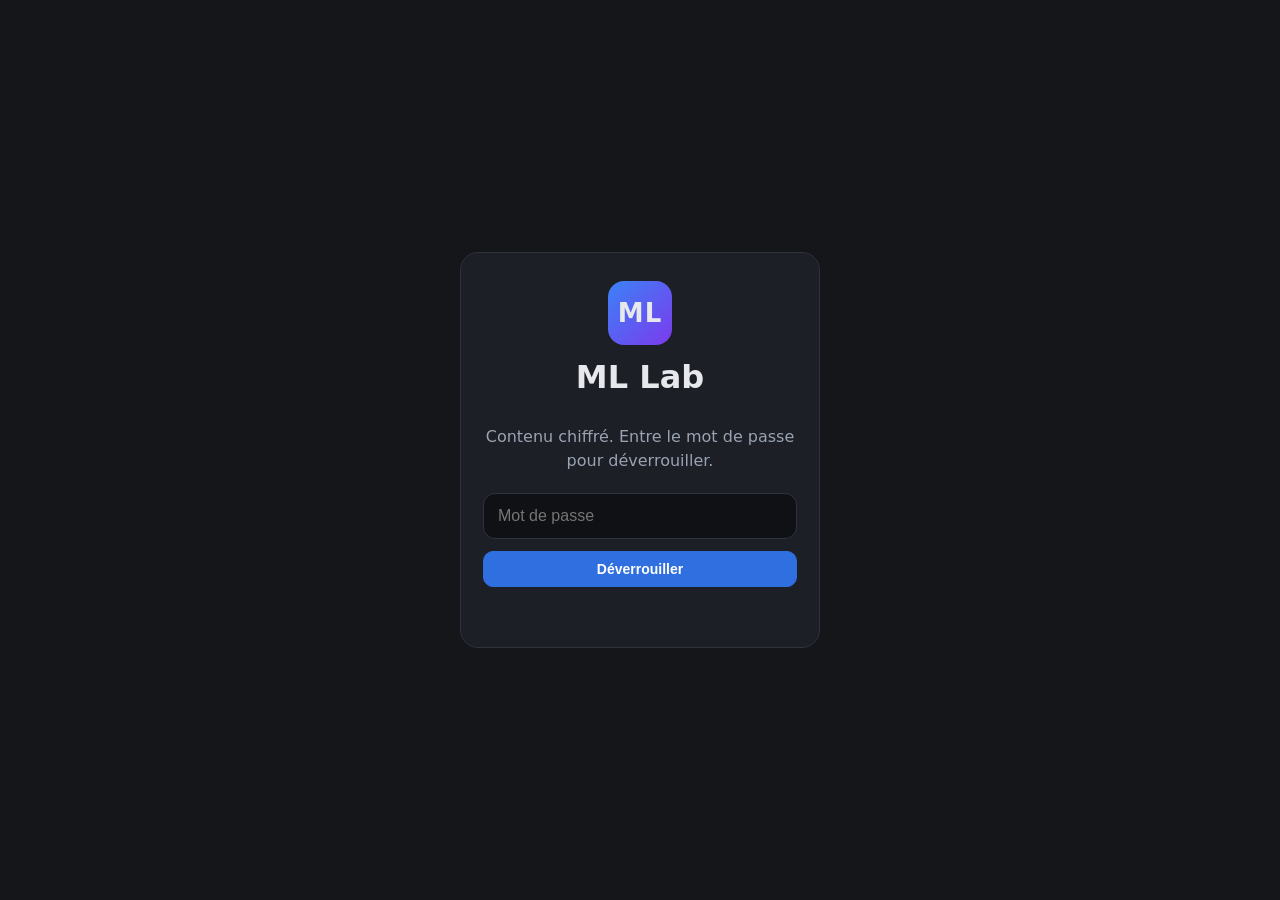
<file: ml-lab/index.html>
<!doctype html>
<html lang="fr">
<head>
  <meta charset="utf-8">
  <meta name="viewport" content="width=device-width, initial-scale=1, viewport-fit=cover">
  <meta name="theme-color" content="#14161a">
  <meta name="robots" content="noindex, nofollow">
  <meta name="apple-mobile-web-app-capable" content="yes">
  <meta name="mobile-web-app-capable" content="yes">
  <meta name="apple-mobile-web-app-title" content="ML Lab">
  <title>ML Lab</title>
  <link rel="manifest" href="manifest.webmanifest">
  <link rel="icon" href="icons/icon-192.png">
  <link rel="apple-touch-icon" href="icons/icon-192.png">
  <link rel="stylesheet" href="style.css">
</head>
<body>
  <!-- Écran de verrouillage : le contenu des leçons est chiffré, il n'est lisible qu'avec le mot de passe -->
  <main id="lock" class="lock">
    <form id="lockForm" class="lock-card" autocomplete="off">
      <div class="logo">ML</div>
      <h1>ML Lab</h1>
      <p class="muted">Contenu chiffré. Entre le mot de passe pour déverrouiller.</p>
      <input id="pw" type="password" placeholder="Mot de passe" autocomplete="current-password" autocapitalize="none" autocorrect="off" spellcheck="false" required>
      <button id="unlockBtn" type="submit" class="btn primary">Déverrouiller</button>
      <p id="lockMsg" class="lock-msg" role="alert"></p>
    </form>
  </main>

  <div id="app" hidden>
    <header class="topbar">
      <button id="backBtn" class="icon-btn" aria-label="Retour" hidden>←</button>
      <div class="title" id="topTitle">ML Lab</div>
      <span id="pyStatus" class="py-status loading" title="État de Python">⏳</span>
      <button id="lockBtn" class="icon-btn" aria-label="Verrouiller">🔒</button>
    </header>
    <div id="pyBanner" class="py-banner" hidden></div>
    <main id="view" class="view"></main>
  </div>

  <button id="chatFab" class="fab" hidden>💬 Discuter avec Claude</button>
  <div id="sheet" class="sheet" hidden></div>

  <script type="module" src="app.js"></script>
</body>
</html>
</file>
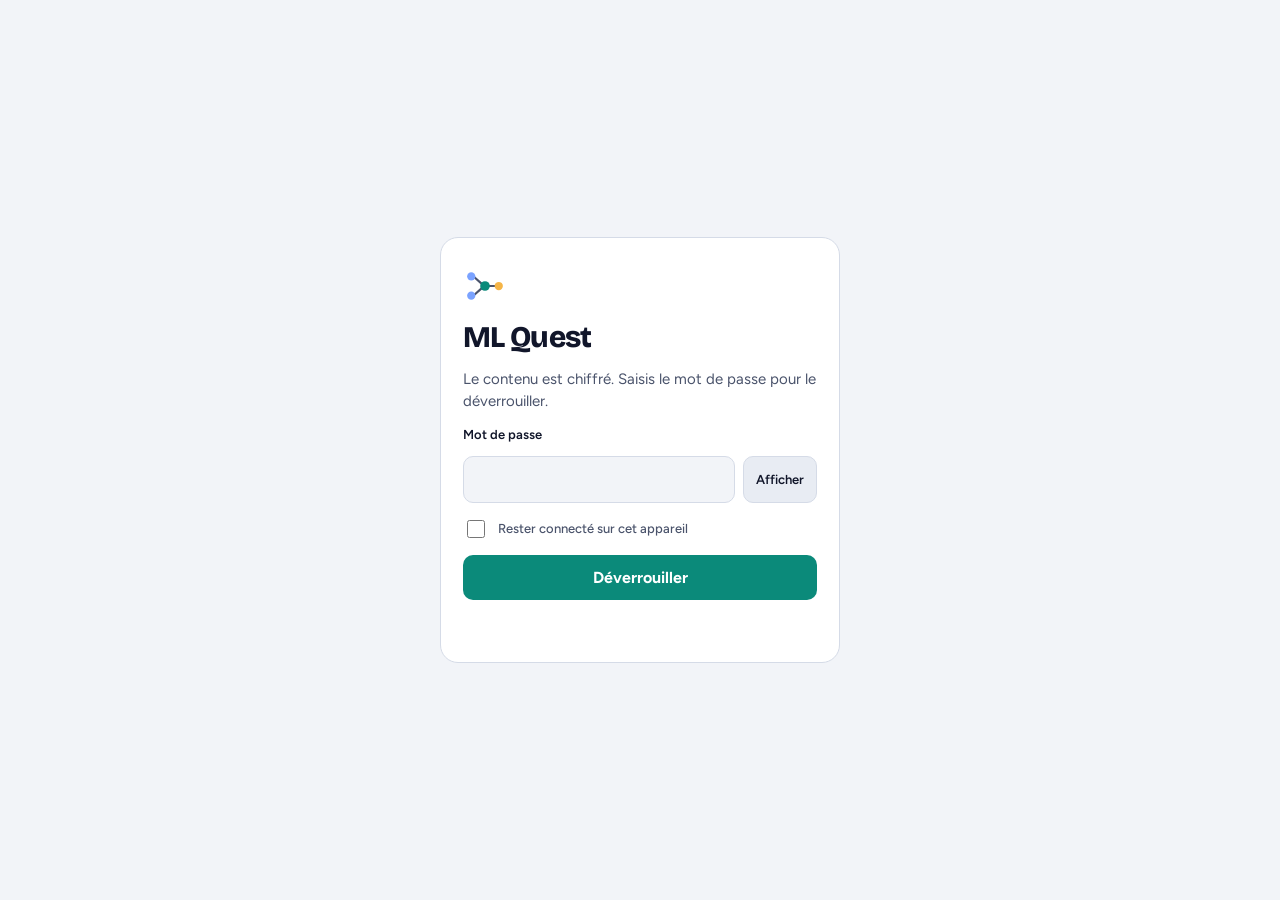
<file: ml-quest/index.html>
<!doctype html>
<html lang="fr">
<head>
<meta charset="utf-8">
<meta name="viewport" content="width=device-width,initial-scale=1,viewport-fit=cover">
<meta name="theme-color" content="#F2F4F8" media="(prefers-color-scheme: light)">
<meta name="theme-color" content="#0C1020" media="(prefers-color-scheme: dark)">
<meta name="robots" content="noindex">
<title>ML Quest</title>
<link rel="manifest" href="manifest.webmanifest">
<link rel="icon" type="image/png" href="icons/icon-192.png">
<link rel="apple-touch-icon" href="icons/icon-192.png">
<link rel="stylesheet" href="https://fonts.googleapis.com/css2?family=Bricolage+Grotesque:wght@600;700;800&family=Figtree:wght@400;500;600;700&family=JetBrains+Mono:wght@400;500;600&display=swap">
<style id="basecss">:root{color-scheme:light;padding-top:env(safe-area-inset-top,0px);padding-bottom:env(safe-area-inset-bottom,0px)}body{margin:0}[hidden]{display:none!important}img{max-width:100%}</style>
<style id="lockcss">
:root{--lk-bg:#F2F4F8;--lk-card:#FFFFFF;--lk-ink:#11162A;--lk-mut:#4A536B;--lk-line:#D5DBE7;--lk-acc:#0B8A7A;--lk-acc-ink:#FFFFFF;--lk-bad:#D63B50;--lk-soft:#E8ECF3}
@media (prefers-color-scheme: dark){:root:not([data-theme="light"]){--lk-bg:#0C1020;--lk-card:#151B30;--lk-ink:#EAEEF8;--lk-mut:#9AA5C2;--lk-line:#2A3354;--lk-acc:#2FD3B8;--lk-acc-ink:#06211C;--lk-bad:#FF6B7F;--lk-soft:#1D2540;color-scheme:dark}}
:root[data-theme="dark"]{--lk-bg:#0C1020;--lk-card:#151B30;--lk-ink:#EAEEF8;--lk-mut:#9AA5C2;--lk-line:#2A3354;--lk-acc:#2FD3B8;--lk-acc-ink:#06211C;--lk-bad:#FF6B7F;--lk-soft:#1D2540;color-scheme:dark}
*{box-sizing:border-box}
body{background:var(--lk-bg);color:var(--lk-ink);font:400 15px/1.5 'Figtree',system-ui,sans-serif}
#lock{min-height:100vh;min-height:100dvh;display:grid;place-items:center;padding-block:24px;padding-left:max(16px,env(safe-area-inset-left,0px));padding-right:max(16px,env(safe-area-inset-right,0px))}
#lf{width:100%;max-width:400px;background:var(--lk-card);border:1px solid var(--lk-line);border-radius:18px;padding:26px 22px;display:flex;flex-direction:column;gap:14px}
#lf svg{width:44px;height:44px}
#lf h1{margin:0;font:800 30px/1.05 'Bricolage Grotesque',system-ui,sans-serif;letter-spacing:-.03em}
#lf p{margin:0;color:var(--lk-mut)}
#lf label{font:600 13px 'Figtree',system-ui,sans-serif}
.pwrow{display:flex;gap:8px}
#pw{flex:1;min-width:0;font:500 16px 'JetBrains Mono',ui-monospace,monospace;color:var(--lk-ink);background:var(--lk-bg);border:1.5px solid var(--lk-line);border-radius:10px;padding:12px}
#eye,#inst{font:600 13px 'Figtree',system-ui,sans-serif;color:var(--lk-ink);background:var(--lk-soft);border:1px solid var(--lk-line);border-radius:10px;padding:0 12px;cursor:pointer}
#inst{padding:10px 12px}
.chk{display:flex;gap:10px;align-items:center;font-weight:500!important;color:var(--lk-mut)}
.chk input{width:18px;height:18px;accent-color:var(--lk-acc)}
#go{font:700 16px 'Figtree',system-ui,sans-serif;background:var(--lk-acc);color:var(--lk-acc-ink);border:0;border-radius:10px;padding:13px;cursor:pointer}
#go[disabled]{opacity:.6;cursor:default}
#msg{min-height:1.5em;font-weight:600;color:var(--lk-bad)!important}
#msg.ok{color:var(--lk-mut)!important;font-weight:500}
#lf :focus-visible{outline:2px solid var(--lk-acc);outline-offset:2px}
</style>
</head>
<body>
<main id="lock">
  <form id="lf">
    <svg viewBox="0 0 32 32" aria-hidden="true"><path d="M8.7 10l5 4.4M8.7 22l5-4.4M19.3 16h3.7" stroke="var(--lk-mut)" stroke-width="1.6" fill="none" stroke-linecap="round"/><circle cx="6" cy="9" r="3" fill="#7AA2FF"/><circle cx="6" cy="23" r="3" fill="#7AA2FF"/><circle cx="16" cy="16" r="3.5" fill="var(--lk-acc)"/><circle cx="26" cy="16" r="3" fill="#F5B547"/></svg>
    <h1>ML Quest</h1>
    <p>Le contenu est chiffré. Saisis le mot de passe pour le déverrouiller.</p>
    <label for="pw">Mot de passe</label>
    <div class="pwrow"><input id="pw" type="password" autocomplete="current-password" autocapitalize="off" autocorrect="off" spellcheck="false" required><button type="button" id="eye" aria-label="Afficher ou masquer le mot de passe">Afficher</button></div>
    <label class="chk"><input type="checkbox" id="rem"> Rester connecté sur cet appareil</label>
    <button id="go" type="submit">Déverrouiller</button>
    <p id="msg" role="alert"></p>
    <button type="button" id="inst" hidden>Installer l'app</button>
  </form>
</main>
<script>
(function(){
  'use strict';
  var K='mlq.key',enc=new TextEncoder(),dec=new TextDecoder(),pack=null,dp=null;
  var $=function(s){return document.querySelector(s)};
  var fromB64=function(s){return Uint8Array.from(atob(s),function(c){return c.charCodeAt(0)})};
  var toB64=function(u){var s='';for(var i=0;i<u.length;i++)s+=String.fromCharCode(u[i]);return btoa(s)};
  function getPack(){return pack||(pack=fetch('content.enc.json').then(function(r){if(!r.ok)throw new Error('http');return r.json()}))}
  async function derive(pw,p){
    var base=await crypto.subtle.importKey('raw',enc.encode(pw),'PBKDF2',false,['deriveBits']);
    return new Uint8Array(await crypto.subtle.deriveBits({name:'PBKDF2',salt:fromB64(p.salt),iterations:p.iter,hash:'SHA-256'},base,256));
  }
  async function decrypt(raw,p){
    var key=await crypto.subtle.importKey('raw',raw,'AES-GCM',false,['decrypt']);
    return JSON.parse(dec.decode(await crypto.subtle.decrypt({name:'AES-GCM',iv:fromB64(p.iv)},key,fromB64(p.data))));
  }
  function placeInstall(){
    if(!dp)return;
    var host=$('.top'),b=$('#inst');
    if(host&&!host.contains(b||document.body)){if(b)b.remove();b=document.createElement('button');b.id='inst';b.className='btn sm pri';b.textContent="Installer l'app";host.appendChild(b)}
    else if(b)b.hidden=false;
    if(b)b.onclick=async function(){dp.prompt();try{await dp.userChoice}catch(e){}dp=null;b.remove()};
  }
  function start(payload){
    var css=document.createElement('style');css.id='appcss';css.textContent=payload.css;document.head.appendChild(css);
    $('#lockcss').remove();$('#lock').remove();
    document.body.insertAdjacentHTML('afterbegin',payload.body);
    var js=document.createElement('script');js.textContent=payload.js;document.body.appendChild(js);
    var top=$('.top');
    if(top){var b=document.createElement('button');b.className='btn sm';b.textContent='Verrouiller';
      b.onclick=function(){try{localStorage.removeItem(K)}catch(e){}location.reload()};top.appendChild(b)}
    placeInstall();
  }
  addEventListener('beforeinstallprompt',function(e){e.preventDefault();dp=e;placeInstall()});
  addEventListener('appinstalled',function(){var b=$('#inst');if(b)b.remove();dp=null});
  if('serviceWorker' in navigator&&location.protocol.indexOf('http')===0){addEventListener('load',function(){navigator.serviceWorker.register('sw.js').catch(function(){})})}

  /* Reconnexion automatique si l'utilisateur a coché « Rester connecté » */
  (async function(){
    var k=null;try{k=localStorage.getItem(K)}catch(e){}
    if(!k||!(window.crypto&&crypto.subtle))return;
    try{start(await decrypt(fromB64(k),await getPack()))}
    catch(e){try{localStorage.removeItem(K)}catch(_){}}
  })();

  var form=$('#lf'),msg=$('#msg'),go=$('#go'),pw=$('#pw');
  $('#eye').onclick=function(){var s=pw.type==='password';pw.type=s?'text':'password';this.textContent=s?'Masquer':'Afficher'};
  form.addEventListener('submit',function(ev){
    ev.preventDefault();
    if(!(window.crypto&&crypto.subtle)){msg.className='';msg.textContent='Le déverrouillage nécessite une connexion sécurisée (HTTPS).';return}
    go.disabled=true;msg.className='ok';msg.textContent='Déchiffrement en cours…';
    setTimeout(async function(){
      var p;
      try{p=await getPack()}catch(e){pack=null;go.disabled=false;msg.className='';msg.textContent='Impossible de charger le contenu. Vérifie ta connexion.';return}
      try{
        var raw=await derive(pw.value,p),payload=await decrypt(raw,p);
        if($('#rem').checked){try{localStorage.setItem(K,toB64(raw))}catch(e){}}
        start(payload);
      }catch(e){go.disabled=false;msg.className='';msg.textContent='Mot de passe incorrect.';pw.select()}
    },40);
  });
})();
</script>
</body>
</html>
</file>
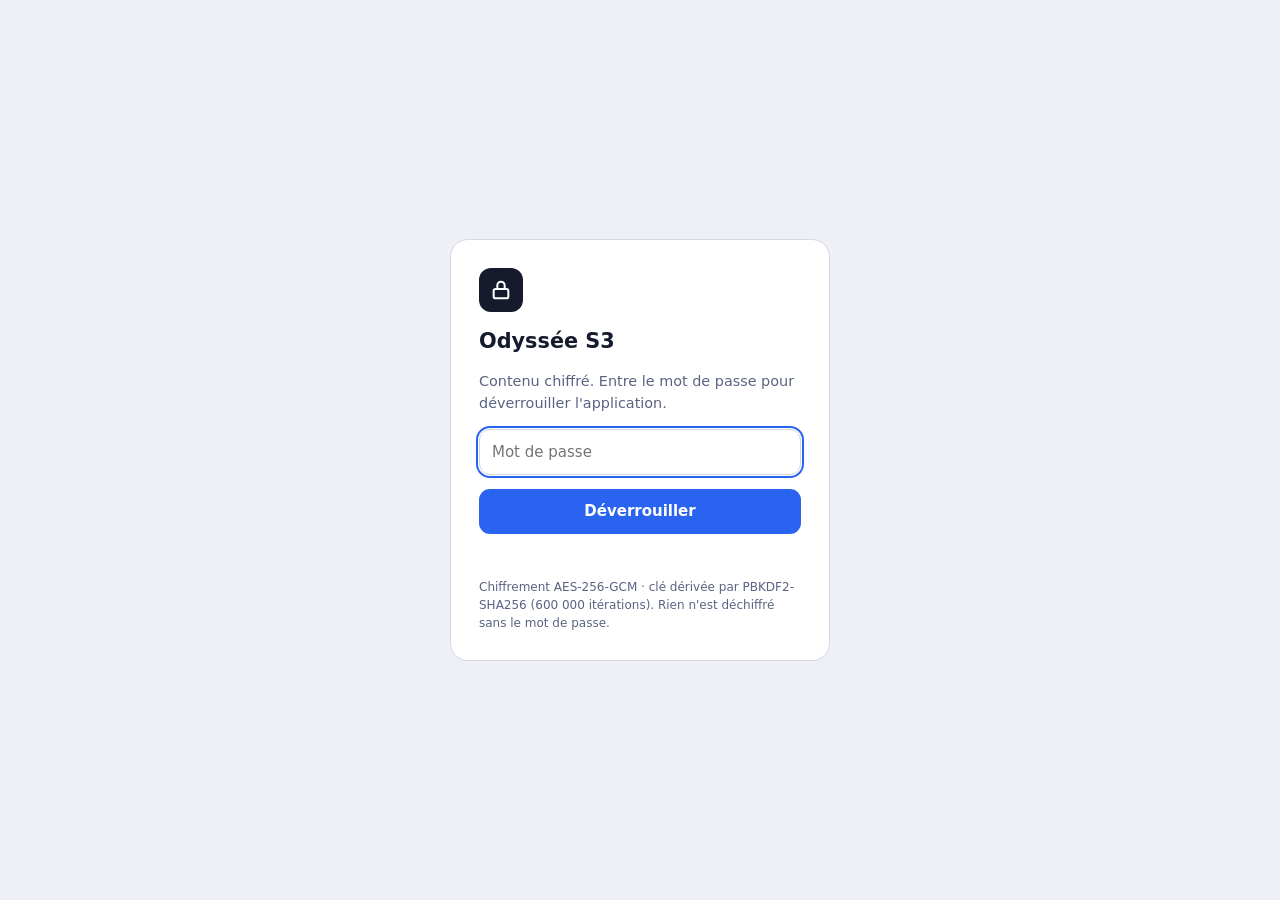
<file: odyssee-s3/index.html>
<!doctype html>
<html lang="fr">
<head>
<meta charset="utf-8">
<meta name="viewport" content="width=device-width,initial-scale=1">
<meta name="robots" content="noindex,nofollow">
<title>Odyssée S3 · accès protégé</title>
<link rel="manifest" href="manifest.webmanifest">
<meta name="theme-color" content="#151A2E">
<link rel="icon" type="image/png" sizes="192x192" href="icons/icon-192.png">
<link rel="apple-touch-icon" href="icons/apple-touch-icon.png">
<meta name="apple-mobile-web-app-capable" content="yes">
<meta name="mobile-web-app-capable" content="yes">
<meta name="apple-mobile-web-app-title" content="Odyssée S3">
<style>
:root{--bg:#EEF0F6;--card:#fff;--ink:#151A2C;--muted:#5B6382;--line:#D3D8E6;--acc:#2A63F0;--bad:#D03E3E}
@media (prefers-color-scheme:dark){:root{--bg:#0D1020;--card:#151A2E;--ink:#ECEEF8;--muted:#959CBC;--line:#2A3156;--acc:#5B8BFF;--bad:#F06A6A;color-scheme:dark}}
*{box-sizing:border-box}html,body{height:100%;margin:0}
body{background:var(--bg);color:var(--ink);font:15px/1.5 system-ui,-apple-system,"Segoe UI",sans-serif;display:grid;place-items:center;padding:16px}
.card{background:var(--card);border:1px solid var(--line);border-radius:18px;padding:28px;width:min(380px,100%);display:flex;flex-direction:column;gap:14px}
.logo{width:44px;height:44px;border-radius:12px;background:var(--ink);color:var(--card);display:grid;place-items:center}
h1{font-size:1.3rem;margin:0}p{margin:0;color:var(--muted);font-size:.9rem}
input{font:inherit;color:inherit;background:transparent;border:1.5px solid var(--line);border-radius:11px;padding:11px 12px;width:100%}
input:focus{outline:2px solid var(--acc);outline-offset:1px}
button{font:inherit;font-weight:700;border:0;border-radius:11px;padding:11px;background:var(--acc);color:#fff;cursor:pointer}
button[disabled]{opacity:.6;cursor:wait}
.err{color:var(--bad);font-size:.85rem;min-height:1.2em}
.foot{font-size:.75rem;color:var(--muted)}
</style>
</head>
<body>
<form class="card" id="f" autocomplete="off">
  <div class="logo"><svg viewBox="0 0 24 24" width="22" height="22" fill="none" stroke="currentColor" stroke-width="2.2" stroke-linecap="round"><rect x="4" y="11" width="16" height="10" rx="2"/><path d="M8 11V7a4 4 0 0 1 8 0v4"/></svg></div>
  <h1>Odyssée S3</h1>
  <p>Contenu chiffré. Entre le mot de passe pour déverrouiller l'application.</p>
  <input type="password" id="pw" placeholder="Mot de passe" autocomplete="current-password" required autofocus>
  <button id="go" type="submit">Déverrouiller</button>
  <div class="err" id="err" role="alert"></div>
  <div class="foot">Chiffrement AES-256-GCM · clé dérivée par PBKDF2-SHA256 (600 000 itérations). Rien n'est déchiffré sans le mot de passe.</div>
</form>
<script>
(function () {
  if ('serviceWorker' in navigator) navigator.serviceWorker.register('sw.js').catch(function () { });
  var PAYLOAD = "{\"v\":1,\"iter\":600000,\"salt\":\"LOFGa17ia2sCAKMVGqo4ww==\",\"iv\":\"9J9s9ywXZiTnUYmh\",\"data\":\"hRR4v+9i+XaZHZ3ZuQGC+jS2G2rPm93WlK2KBDXRqPHAu6EjQY6nWNicf/eGHrQ7gK2Kmxm2G7MlUiWpQgFYNvlZPwk2Exa8RHphz8zzUSOu1+trJCDF/7fvG+yvLFMirxZOtjWmYLUfFCbuKqUetAizHuQH5IuRJ7a4yKhBbNXaW9UbS+ZtC+e63GowK5GkCMZKn0j81KtYBYBGzpJaMlP5FwpZAPQv5N8lFIgHbmoztyTi0RmiTOF0lwDG/RIFBat/sZ34UR+HASRqOca3Ghoh4+zdHdBiq+dSMhVTB+Tc80MpT9w/OECS5hq+iMu/2lgV4X3ET52mnSEcvaF8XmAkTCeS45ptJOKNKNU/E9zwTLNQY9/0slHmrCY1tgHxRUX6zFTU1mDDZ+2axXU/yRFr0XEV2iO85ZjhIKNKlRUAc37RF+O6/ENfgM5ahWP3AXqKYRm0p2VsJkE4w5yfnNMg3cBUXoReaFFR2g5GowGUPIRMFVnM+FXw+LbtsANE4oAiMvD61pgYxaxUpFtyrN9Pp0HqM+DwW1S1J73naBMVf8BZqesPAuMPjsjXCw14/+ildTB7/ObKYi8KRsx3MZ1lkXQWJeyTIkSVmxSriPTH6BDTG9yEjJWxiSO/CMdpefUuLx+pol1ejzk7onGhkMIEoybXLecNpperpg+SxqksAkTHVPleE+/o291WJUWaBcJ7Oss32qexZdCbD8GatAMledAHGWm2KL9EtykHHBHrt3lki0s61NW8lkGQSje6stWf4ijX8uF7FxJoVhzWQVTfeOUdZswP+t4cyJzHjC+QkMCNS4a2i09b0Z5oaaKLqL0dNSfQFHqjvGu0hlsI6O931KReM4gCdOekvUEMUDKsK9r64A16XWy/7sa91l+DT/K5JXztswq7/[base64]/ZfOno4ubd3DuWuwL5HOH6Pg4cigxegcDS5lTWs94CKE6vs8z52v8NSSYJM/hoarhLH2qp8sYBG/Z5xt36D/vU9VrndFfq9uhBh9UGCQVmkhEsN2AVn0KKKPrue12bxyYJU7Ir3Zlvn34MkrD2yu3GxOz01HPC/Qk+MsmhZgK7ZYj4b6s+rjCWp1JKjnkfGBa7K6X8/K8Zkur0y5CD0MoZEvzJSsmLfaG0hrh7vGaWYfPOTVh3rbYG2ky6KjJWoYF3QuHX3omQiYBPxYATf1V87SXALNp8I6F7+Nx51EsyxsdBEll1KE/gtPUxYeoVsl61c+VhfqZaBLDMWAe9ASOeoNT2j5Vn/BoHkOya1AfqCUy/[base64]/XbeRAHPUbvBMQ1baJvgPZM8Cx1Dz+h2Wd/E1wBjJqqq7Bn539Jo7NfPwZCH0e+0f5vngI14G6TBwZyp3d+awkRqIPpfQhYUFkt9eC6j0PtcxIwJUpzv/Qd6NHI+3d6JwNG+MuGrG2h3dT9vYU5D6zEzXScbqc9KBh6rFUlY9b9apa7+3FILi7njB7sDgGZaTZUY4FIEeP7Mar0y0HUlfFudgBlCpok+jsUEgWdhrjiKWv8xYKFVDrEO23qDGf6NR2G6SI4NsvZCIKPypR3dR+BWkCVTWuU0YSWVNvgvZMdG+y6Tc/4L7fY+WpgnCmnbNqwmy7k5T2wgMxoZ8zVBWSr53D3qhCQ705RmBTRjwP7VPv6sa63beutX2HwnP+qqToC3Pcm62FiDSxhOxGzYO+aXZHZ/jI7aludyzkH5rU/Slaae6jXFMxzK+bv1AJiqn0Lav6DwbHEa7eC8Ioj32bHooMRzCX9qLW+LuQ7pspdKkSvQK+5Q6WBh15eQExr7gvd6xXXVolYu+9WCanQ1C3ShGXZz3i+s95idaoCGX6Tin8VhXhzf65ElUCsrF7vQq3wZJI+hNrT6qKTzGIOlnteWMDhFMgJFZY94aGQnYkVsPjwIM/PawKG1Pd2lo6nn121gRMozM4qGKRLvebcLDU73mrd1Ekx2ywqRUwCunuHixc5P4bQnPRMvGJGh7/kWoK8z1s8qUZ05R9MayTfMPihuDxZbkIl1sV2eTncLHVA8eMgTYvg3LeJF90UwK3+PRbvqSbpYZ+YDx/Tb2T/eqA5fCBG1XO9H3lRfyTNkb7k7PCD5TuELvWVI1H8/egHEkmadZRwhci4AExccYvME4nCUAB9H/wLGPcqKRNCQ4OCGIEbUQn0oLmlyb6ZW8A/N+SKOIRrOdGveSBZbmCI/GW1wKwrtj6Blj4NPU5wQjgpwDt6kLym6je105wToszU347u072CaQOXz9u+3aNGVuaMnPvRe5U93GV5/kmsWm+ss6psW7aEcjyI9PWQ53FDBmPhSKi2TgDE6kIM/B3djb4mvM+EdgqqhgPIBOsf1rb8j24yh7USrMp9Sn+VVTpItavP5ir7waWGMrBva/GvDVhT26X0ufr7+NtTWZYojNWYgMkWN/hIP+OmUFDyueEs3Vs4TEB3aGkPjX9ZB+fh5tQy0x7ZE3p5tCvzwZejUxhNltZ43yYmc9Clb6pu9iIK9AxYEvkfM68iiDf751VEuqQplpVKlnnOtgzgngTnWDOqYcvD6iI7WOX0kcUxik+X6Jxq9NWR+Lqvpkl40pUA7ywtDYRleSC9/V87nePxf9zog8bZ1PA4HhuNhiWsdzdC/LepUR025vaDySPjFFSAHCqnU90cprAIJj2xBxRcDHcduPKr2oBtGqOTEiu4NmqgybcDz35ry4Nwe1iUBNGxb5Tqy5QZB7/pyqF5dfN6bt2nbzGjkqYoW52e/sZV3b/ijXnmoaQb6SGe7R1uC6x+BMYmHajZYsg5+Q5uhiqQJWo8Gkktch0CHbAkK/Bbgm4lDJ2O/wNDrmVGp6YgzZtc9u9RPYSwp6398A5vkaGGMJqIbbQetB6EuClJN44Zp51TPoM9m9eU17G81fKEzWTZ48Ye3YO+IQj8fHFHXOv1woW5+uWeF0WsAHo/genZQYQlfKpdLwc/P7rLTrycTJ2Ym0G1hFgrERGxJ1sDjp/c5DQiIoY9K4y0wg6zyMO+MutUVxBiF8kLDOadvQ3zw13Xr5okGZ8CWi66kT5TFvGwB4p9xAicUhNx7NQNBDq5FX7zHqz/RhHM3sr3pW9xfni0bj24E08z0HPqN/lB+ZvnXRNiVHuXPBHjegz4V4iI0qaSFGHDEEtB/+ur/j7Cmc0MWy0wxyqv4TxChujCjjMeAzHrW89UxnO4lC7Gm4pTexvjK3djvfwgVQx4hfgQgCjW3P0hRcg9B6UwF2i91fXrWCm8JbAV0//[base64]/fdAHydqnPY1kpUc5xcwCTqf0CUxmmp8BCdzQP2q6wWgLS1/L/oEP/98rsa210GhNHa3vua+AMgZ2j65fb+wjcbssjXsYQiPTZ3o20QLM7Gt6Hfjam7t6xV58S8PDkFO/RzDNk2RocKyOBCh/2k5UJDPyZGIwz+LdJo5HIV+nowi0e2k+P2XwiL9lL9sH6RwvZ+HpFbe1sYmYlNjof7/zDsL6quKEg4tBjWb3fxBAr6t4Ry+5kOXNazWaw0IOrh3Fz96cnbmzCu45117ah9aaCHyibqy7HC7ATmZqbtLq4A9YyrTY7k/2kPySr73lGBjW+smZBrWhtedxpC3mns4CvmyqPWwOEqUaWnBaPRRfrc/YpcTXQnD67BKImS2wxdVkOt6xd3P+NzwIEspaIul8B2OLa0V0xlixqPuFYLeiDO7UtbOtbwK1rtR+0/lvMCQ8+vlBDfWPsy/d55kb3jQv2Y29fwvrwVFXnP0RX//vpH5IoOopVqKuZT8xLzGT/OfxFkzEKHeetm5kzOD1ffdmn7Ll9M8MUbHKIic19DgXMZPMpP7xIILXpyCcBElLr5nb71upPxkGFrz9FBrVGR1EQByPshginM+K+vYloRBTLYz2nyc23iqa6hc0bg0HmQq+YeLqMZS17R63s5OBNQZPubkKOT9UNct7PYEi0nZ+ZeiSRVzFcu0Mv3bSDexrPrfkL/xtTYsumsBdx4ra19TgbKxcqFUiQ/WY4UgnY+lkTopQ9B9Yx5umQBAci54RRAceEZ0Et+11PyYoOYGVM3gJsk3ZtKq8vOSuUtFAPV+1LUaihZbatkoLMJY0CbY9cLBHQCvJkmxTgpNfrwtNFEZcL0BaRV3bVh9AHTb12sXy41/[base64]/qWIY6gmWLxC2sbskaouNnVgJPhgiCHkePLDbd+9mlr8X9AbmLR1sPBqOvHeHXO7aM8RlV75gFZpRF6fD+Xf9QgSFbchpwiEBU8K17enEzX/0CLuBF0LDtnll+2Y9IHRnX+mC2H5Fmk8iTQrdmkDow6VgPg0jPXBnzxzTzSNdAWg6+GTAwepULEFZjoRG3d3oX6kFD5vjpac+Ks4Eh4x8CIfQTLIGmhpjCV/7cqF2v+UmIgyQMUiWSwi93EEcshAsjYzLeNjd67KLgTcRgM+fcIHXVgwpm30k5P9cXkJn6aGofpF4jXmcTIZksl3zleXXv4LLRJhnrAvVoeK436hMuZgDLvlCkWY3rlZYdO8JL/AmA+ufSUVaMbeiFqmiegGbvo7ziqKiFl/[base64]/RlXBq5V+Jys9D7vjnu46jfDPYfS9RLmPi3geOMySllP8UuOa1Kss+eLPCwvWGcXY3cI4+d38+c/RDUKcRVeH1qIMaVi79fVQVhPTCKfjmg3mSduMVaF1sd8ISxzk0k42AB+INt+szVQqxp6DcKBQ8yHarGpBUqGev5eZhQR2bLzxW2jwCdHSmpBcGqMqxBWlIADcftgdkUi4vk4m8ZkscSIkGuhIBoBt7JiT/CIXlvcmqJR2AkLibI9ygbEjc+N2kA/bxwK22f7+kpx9nhf64zmaNU6zbhCDcHsIrjbMB72d7ZHOv1+uGF4qmMEaglRFQRwP7dENPFEQlXIXdEuuNu49kdcDAP6TFLPdsqc223dIxrVG2MYwawHvdIMpwrTeoR+LFVM29Q2P3s8hfHail6Jjf3pEYhravhAwYx40dCH/E8sdDZxMGcejaCcdkwA11bJ/FMAN6DZW29ri8rLTkYGOPpNUGL70zCHhkzyLSjq+W5yxSJuvEn/xQAcThb2jfO0Uvu0xaebXG8LHZRdxWsuAT9kquIDDJfqH3HSXQRIwN540Kyv5EhFQ9LMJJGoK4hr39RWhL9GOFiYZDJ6kezOBIDOvFBTzGkVP0IpPRlEYp+CNm66DcFBCL/FzQlwS0s+WEyHvnXHqfwuXBdqFNR9y/hpbeYaxCvAHWud9hRGZva3beordRMP/DNAiCO2Q33M4mKe628LNBf0GlvUDeq9Jb/8+JJCNKo2huDG79ZvsHCzCPZfsG3csTAUZ3fLs/CBtV0h/NB90wWE0fYKOvyg1FNR1nEbUCKBs5Q5w4OinKRMg5t8PrVtV3kagDD4G1YDUZ6nj3d9CLoUiBJCaWEYxoSakmm36CPO89bPcCo7FnZGnbn55MvsvaBP+BIivG0amGgFQ8Hyp2KIbttIsTWIEXBm/CJfPKtyGVsuxHJe2OKRqxiY0vrxjgeMFw/P7DYTmT3ewUsCs/koofVUgKAcq0r2QD2/o8ZpUcmzLgzMGG/SIdf8HQaztAMZosOMeEGemiIu+VOpPGysDIEQMu5ClqXsO9vaG/SNXin1lBlBOleXVhBOFwsn1L7L1HVgZe0SHcK9VL8SJDjvw2lM3Bl1Ez0a8GP+Jc7KRcrVi8fzOmD72Oa0GeT7PmnC80vOyLYTCIqGrAvl3xgn4GzAC80IlO9/LRD6xoyCtgWzHT9t505L7kRGEVhdyyHtPZrhWt7vhViPgK2SrJvzoosaBfNUQ7pTdq5e6frE3X9ldFkrUOPUYD/N4nB4dqgJ4HnOeWUZR5qD9xs9ZSal5R4x9u6t8Kiq/z/0uNYJ0UicHKUHlw3QlsHQZ74Zq2RN6bwe+smkrpU9tcDvFeqtJy++mHZbWK575nTeA5WQ5ozXlQ8nBTXmce49Xx0vYMnrVGa1gl3gxIaj9KmhJZyu7Ng5hpE37STMNvUGr8rwpH96PT+z637ajn9ZvT/HmvL1kSa6u2uRYxbuzLG9ij+MoF9Z7ppe6oNqy6swGMqZgfKowjaia2XjIo077xbJtvxTzntUSot5BITIk7Yl+UPil9AJc1CIY/[base64]/iCY/x1tfU6bvW2dI5Ubj3/KrN2Seb55ZdGcdXGNzbn73yjH18P6x3Ccv7vbRR8BgWFTKvl85kuD/U18I5xjGKs1KlZBp6rY+Dhdu6QcP72majmBBWaDKLGbqdwUuJOsSjOAHwHpQoYTMUMQU4jrISEpJuMjOjDRQT0V8ZB5dE9Hygz1z0ElPvMtlldT0E+7eOcsdSY10aMXY3e72DMN9jb8c4iCgYSrsx0k/M9jkjVwpeLBqHbEt77lJeNa+dRNDfEZjM87MpIRVsmlREdKdIE8Mg8EJhnbcAsk4Krq3SquLbHE270oD9p2YBCuNUjSA+NXR79QQaotc5mQTjza+g3lHr2FnykZrICchW0D8mkHqZef/IZlvh9Dfq7O1OI1oTAz224IixaBPXgClIJ/bOgRUfbFdOn/KjxbKavG/qaEDXsGZd/5Zy2no86YJJIiufkvVqfXITTHV1O3WmMyfPzIGv7PKbnp05v+gX7pQVqallVrJVYYxP0z45MwBmcbHDvwuMMDt2c8Gv8mQZOgwaUjCfMQEJtd1hdDqPTm/bqqZnv92RPD4NcEtMYcjGLmOby3/QJ0f69zEPLw7AhfQzQbcrJI82wNnzjUbt9yOQ98MSngWlqX+AE6wj3NON2s0HWqF0Xn01QU1PO6KmBE02Z4zwxL1bkwdi0GOTxfKW/05HpbetyfHcZuGfGqnueAvX+U+JWteggNXKhKQqcFLamDfN0368R24r0sazspqLuSrC8WvcHnGFFVfgPlM0AxGXI4whJQ2ityb2RkXvXRPSfDhrLJEFiCPA+1+Gm+sHigtoxYqv6+h1Q5n7C8ZbcctRgM/oGewzsjzr2leiM9l56Vbg3BXktJ+eT8AGPVhkpNvYZFyAmsWDB0RMwuQFSfhDtOCyWVc0olg59WBaG8FcnaGLPhJLpC4baIbGksuW9JnQDRJTHPBpaF70YfBFVJdcChHQ/2dztPkYXT520lvW4ZzL3uqMKAqXd4Kqvlrqrw/7oXY7aEUn2ipURrMH2I5TziRBNIeRlFsIQJImxWvE3duSf+t8X6I1yXp2q7+SpNX1iRBQUgZqLIuS5fwjDKFDPg/E4ho5qEAZ2cU1hWQE5tNV7nDQWvcDiaTF1TVHJVRrLR36CSSima4wIbXIS5UTh7/SHtemnXB5GHgkGTjNGTL1pRBu/0NioFoq5FGbf0DGxsi470U6UM5OUji3+STYaZ5UN2bJ+0pFTw8zhcYSskZmBiTYNYBrBw94OhpJnJl5PgIaVdDs01Q9vnC8IGnXGtNYfMrUCaAbDBa0s4uxq77WvykeN414o0xrv6qUn0KQruO9FT4t1/GtNC0qiCIOfR4NUge/cxnZgdtc5WSuFJ93vaSbzcBjXiaOIbCP+HGrr3+JBgvg3ORbK8BY8ntC0wf5pmXPLNy7QyGpN023pu+Y1xNyL/vuVWtgAJqEZLEwV2XhStXe3dtYgkSlxZfFbhpI/ppv/5Ej2uZWJjfk379zc5AUqpnc1VULQzEt87PRJNzDK6wMv3njMwX19+ETaP/uhLKjzEhRLSuyAZykgYGqWcKlhga+L5cs+GHk5s+TLgW2xcVH9seoHZE138ZtYDykfDbHoQE/ijmF1bMIu5sHhqXRz/76fopdtnrpY22HNd0wmv/dxMOH/uZS3qrWygaNbeDHW3LN8i/tDNOxVyB5xCvRmBRCEV6XeklNoVchx3ynNUy4rAUBiF8+QwPzcOVd9T1F89bewGNg3ARDKqxBO391eWc5ofSjph6MC16q5FxOSYB/P2hHOF32xYkPaiHL19pkIluyyeYRTKbcgR01DX4/Y94M4ow++Xu8GeplhpJfLphz/XTiCsDG9FM+dzgjrG4D0ta3eFqVNm912HREzQWbKZ9m3j1kqZZah7a1eoD6QYJ6QwcXOHJDgC6PEakwSnthnV9/x0Pqq5eAQC2syo8y5nl4FaO7V7uRev0bjAm2HaPwAVnnDG8HiBgHc4v0H9xZktVKWNHdZl73zoLjTgz8j3XNL8756+GW7ul+SPEXav6Hj1/eJJfrXrXqOD9Snfxu5w7yrXh+reo1O1E7oLXTDN/RUMOTsqXzNHjsMPYPt0O8F2mX+zZ+2mbwgGxZv4Ob61wCJ+U5oJyrV3h2Dx3Yv485PR/jaBXnpSaWzeasfQJhCIbzSm2x2SYpmAByY41j35PjBWTbSioUzFql0F+qmTJ16SlSwM3F2ynX5pb53FWyQHOdWafrI2cL7WSwGw6lTFs5FWT0/6hcMqmwa+6aLl9VZX2i9FclLbcRqRg1miK6EyhzQbmb5lhCjlDvJUPcva8I8jtQZtmXdKsLOz93aQM7nCPZJ9LgPkXdxhrSmkQ1l6UetCGps5EuO4fWXDmNgOjZENlaH8k9udodSwPqWyVwvfl6buYaIcZ5RjfQchtm9q0YnI3UIyC0/ZjzavVEP9iNHPJdUHVgZ/qdz5PCcDCcuLjBmjxkgPecpYtbqA2K+9D1ESh8Hs9jAMPqLrJpR+fu5qH1w0FU3VlcOwxpuPMu9WGSqssRF9zo7eMalIiZ5UjjLFl9ttnY6V/T+65ChVLn5Ziv4T9mm9Zj7vUugiSS/0U675T+i5np83LHJaND+xtZVdQqpQrunoPSg5LTGu0UEWxp9qHbeZIsLJ39zK+w8HmGicQMEh6iOvMz/nj+jgARByNi28c/6xWdQBVUT3tZoJDxln/KYt0CAPHuTnf1d+wsrRfuLh2LTU0xxd04aqsdyUdTlFoF9hXkMLx1U/38nH30BdQkmSMlQtK8iCEKTa1Y6VygxlIVYTJ2rweS0QGbpYOqVZS4x1vvFUNqpYJrb7ckRpQy+ERWRDrPgY8K3G6OOGdLgTOtWK1OBmqHdEtLM0rshv1YV3bEWhRjI7VJ4xP9OAJ1kPz65QcTLf2AuHzFeH3BZmzoadB6wjKiub59/Eo7DW8KTxj6Dp9+mI+tsXuk01YFQ+yBpOUjejK68PMu/HyGTDq/Yo1J7n0u3oI8XorjgLGjqnQMgEsPCAwfD4Bvo8c1Ejfn6hCm6OowhVSjEHjbCRKQwgCbs/ySVxeDLeZzJ57j2qoxlkK7wqMLXLcpseA/XEXQh8r9G/PrFSyhDMeapZS191zC9xhVI+fnl/Wrouhho6P5GoZvSOdz4xS79ONm3DwS0sArEYD/9K5iNak5BmAd/bHLRJPPpDnYUzCqfFiRX2uhDZTSILE19WK6BG/9CCahMPrN1ROzTGvQORdvZNcSUMUn+WfNN4js/XpAuNRWQr2Ha8ebZ9njHaDBECruFX4maCTDPZkMTrGYg7Id8VsgBFMThjJN5dUkD6Xn15JUxTA7RZe8gLd2F8SS2dg+388cKLjRgulXQzXUBb/1hEFR9B+2Aj3D1KVVVfAJcDwx3xhAOJb51de1izhK54/[base64]/Z0RWarlNRyfJxm8r/7rfGKjwDy/b2jiJiTv5tzpiHaUFqQmINsnjUXvWKBZOlb586FPxhDgSkATqMx/GaIOrsfEb/BjEpZFEZKxO+n6V7eD0nt86BATquM0X3Jm+RDx3ATrSjRA4YyIgEt7a3+o7Jh6GDPR7FWWr1f40zvjFzLiULEy+1IFaMjgDsdMjvpswniGaGr7QwLe6/9i/mruE92ABa8OeIR1DrGzwHhGsP1Qo9keEt+NE4Rho7e7Xf+ec9MzFl+G8oqT4w5gXae7aWig3e4552z7stO7yn99HlggcKpc7jBxR3WN9KCFsx3p66jsrz21ixDZWC7Zv9blgy9DaA3cxWIZkPirmfkYUPTFbhjgIw6lH3A5ALcpuox/FPEPSEc95U4o1E5T0JA9JHCRL8TsTOHWLWS2lzy1mBhGdxE+dUqRXvcpAAUfmxl0DFoH9+dyIrOy/sT/H74Dv9Y/WEQaykD11M1bGW6n6op4sup0qD1IKfgK0t7ldXa20h5dMgaO9TSEehpyfaPiXh6xvOG6QhVGnlnf8du6IBk6gcpyZNXqG44HBrtvatli6Fw5IByV50qfT5XDN1bjQ7qnugmE94eIGJ8XXGAtCDnC+ThXKloM7xfLX1KOG3P5yGJ6D9WMYo/jmM5EDylFjQgAerQgPJwRLGKMqeF1GcOIL3wVo2q+qPf7MyCkxM8ZxBrr2KnMBKQ8SloOyyHDcIqH8YWtgKMLlYHA3uqWH9Lu8eQCLSS77kxJzvDd9twYXsvgUMdv6HobEWFOo+D+MVuO8erDMq1Nw+yLo/DXkOUCljXu042FfRQAUbyZJ1mQ6rDrXfeTuYIWdrmFihvb838xDwFFvNZfkSKqgeuLi/15684U6tv5r31yy3LsDTc5iWKawI5/IGrvCqlOMxjcjKkz881VOyAo1CWeRlcbndtglgboai7PK2gNgWjtqqK0JhL6A91zjsK7C3ZkX6TaUKwJtK9Qa3UVG8MMbVkQZjqmzJPzl/IjozjYrNwZowdOzfKADjI73OOzHcetB31PG1xAPZtHZ9YRJFon6/P1NxNjOoH4YSV6dPFEw6y8xYiN/wX/coqYsdYz4uqaPbU2n7IvxLuh5oQ/LKy5deHJF0ADOvEfq580mQVJ61+Lu36OFzfSk9Ytrz58nX2XJw2Uc/b8wpu21KDiw+N5Up4JAayZZMBUjt5XFfBFuQhQIEGKv+RLQ4oAshM5wFJ4ZfMBmQ1U09I+SH/a4itijH8R/EgQ9IEdmg1LKG7kyOy3Bb4+nP9CD0Y8uiwZ/xtBmD0rI1oIwkadjleSQMx4reH4fsinSRS4vBOYaa6D4Gy9NE3y4MUlCQGaGwpdcPK6EXxkWbZMtqPUtqiZEdYGxrROznUEfaq9VtUnEepugOQNg/srHDadlwd4P3XJDADKfCiOd1EuDUcQPMKurFsg4ceVaQMdnMydIg9sQUtq200GMfqEmTtdM22YOiw1JTQ58+GtcD5JSmf5e2TgAtySeDkutkYK3LwxTBo0Z0YXWH8T39VtW9xv1+LfL/MPw441vdEWzptYhPLZlNO6EERIqxtyuWjlemG6445sxDUkrnGPx3YWKh0JG6yt+foQhN/uXgo5l0ca5ZXtBprvGuq8wPtqPGHAMy+9O6+wE4/I7x3A50XLydSonByxRSlYrutESYWsUk5CFF61o78JLAFQyjYh+wMo/uI79zwMSJhblxtn9XT8+zKYhm4XzVXDjwCuTdW14kb4N+UzfxQhORNXJDVp8NM0VXJG2CF2IToMTEt7EZfwTsY4KGv0+SsVElTfEeChGGqvpHhhlvOxqz6GttqKJGGViN/MSa6kfDYBc5iEwf4KIIwuCFUrDxLNBiQn3KhhTFDdg5Q42C2or6NNrhn9I4AobJdKqZ8tHUY6la82fo06nNZrtqmLG+PZyZHjwzwIpiz8wMR1/Ip/ughheMYnmQBu0uUsQDDbPgVNpkS8klDZkrbInrOcBVR2jJBa9nPFujgaNFrq3Y143oZNu5ulo5Km3AImxXZrG+8geIsEjYryvXhHuQSHNEIpSSMI5SNUka43HdKJvmii55J5F0tf7sg3AcTsKqYeMlz6iF3+jB/6M5j/dp0Jy86ETyAjrWrZg7Gyp4Y0ohTj74qU9Oq0dZrklTBU1H+mEIhdcKfUxU5D1mcuGo+1f3KgOsZbcAJiWIaxLPxQ0hRpdIBAnSYxMTxbmcp0A4zEtTwrPur/9koGsqR7aqkUgHDyC9iEGgrXwOX2YyyfPGHVH+XssLrK+dDYzIAEbYO+7v6LT/jfRvKFDGAU3EmgrfjE9P1CNsMhtAO5KbYWRtTRHUzP3kldn79OjztRZT+qsxsvjWlOho2/uGo7Pxyo+wlHQeCzJQvd4NZBd79D0/JjJJqmfwoVJwSq7/zNAV0rGXw04O6bZpYLNJtQttMLlTnvZ7hnjNV8hl6Mi8juuw4vb4/VSDVQrOxk7+Yo35NOhLqNZj5jE34DjRivMFgWMGWDdXGs4+k1Q4edbVkzXY4UVxXn6ExqXbtW1cfbZAWLHYweHnEpa55+vZBjWuswy1zZ0gvOUxuCuaO8Ch2fwcKvMu4hx4Su0nk7rQDQh0XdxjtV1pHj+9U/4zEwZntocxE8Nr9HEajzjjI3BErJACdPhSOpicJ7Dqd3X3jCud5Zncc7B2iPz3e0Chv7mIKW2EL2vGT/vhJHy8lvAN5WeT6Cv7OTvoSfEzIz4k7vV1TkRbtb30l9gpEr2YA/MivSX428bZng/lM0ntwYjF6uFhc1/966leexyj6d/JrEyVkXsnILuZGeM7BagkJrABaRD1warVGfECSQj2OiLuqSSMBx1kltd/t5wlhcD09UtXZs4+n+vjHPgp8m2u0O6NRtHVqo3bISm2bBZwqQf+WIndWRdd2kj4ltG5SwGruP4vuI3W/Ud9KkS0G1sfNGmMQJx532nIznJHmdjrfm8Yss6NAzFmUjnyDeiGJCo5x4mgYLERS3y7DpIhJiQDvtupAwszGo50UEHQ4jJwlDLXJyvjpUH36/6n4iaj0UzLnXgTIsWa+mLIDJiSlGo5xugf7NQjVVY+roGDUt6+i78tqAFn9M3EF1pCE4hxjfHRY1PoOGzKRXzRcu8zt7mTpkP0+oOte0lz8k/esRBuJ6iq4Zqz++QT9fsosNXZ5wSw6vSouFT0+cVzc1DJGOyX91BlnmoK+B9BZjxNrjQSy7GxIveOazYJOKWqqrcWlUn3EVwSHxK751nkXp5h37t06TKeKq6ZdcHK4Nh5ZQm7OgStj+VeDk0XRxpTk4BLKnGdu7MRrz5ORy1d5TKOxoswsfp/0O6I61SigrcAXSQY0dcellcA5RWa4mo51rQEnv3majdM564WoMVQn0ivXDjOZk1pt1g3B0G8r+MfoCQv2mL2OcXN/KxF33TvT/hpFPQRGa1UadwAjCBhbXwEh/U65T5BGU2/aQOlc2+FJgnjgmyPWGJSSwJgWQ+U4hOTRFW8Y1LXmtLCqkEkqIBN/[base64]/AV4sgwFGIwhGtZL9E+mpEQ8wdSGNTpnUl/J9sbou6Sb+txHKfRJfNiIUIDbOJiL+KUQq33aohxKGTHeh3Fv5X7gv0+4xG3E0FfV9BiXgOPpHJIWigQU7HLBkv6vzRs3b0TolcieCVnT8aK5cyuILTubPz/5k0iHtsMLvJlmSfGGnVwWSXZd7aTh/Vfbm98jdPiFs7mmIRVnvyVaH5T+MAGWFDuBivM+jSjZgtlF3g1qRfcZ86VSVWGiBy4qSCm0GHmK0lKYpfEtMdLRTCXxlEFyqWpt8sViBTxtFfKZpMVd+vgtMay6t77TaJGky19T+KkH3M8/RAWwq+goQoR7A+BsPmHSuz7m8wRpiNnrtfZd6W5gq0dxj99eoIJj7ftTb4yL3uLU4+cGbwbdu3GADut7xaJVna5hnqraOHXd3Yz7H3xFNR1AA61w7/F9fqTgPyY/HMZLWmOJm+PcceqChQ4PG/mOnl2tY2enM1MhOJK4OVcGy8iYac4fVoZG76rPsIphmiNGscI6oxUpGO34T9QKS812BL0UfF26Zxdo9j8bGkESAlTHTFXlEkmEBSanlVN7ovbkn1rZ1js5aVKByT+pVbSnAIM4VHzzflTbSU4W1aT2uPZccJJczz2764UC8JO4tANkPM7osr/qquvWqC/woS1kIcvoQLO9kH0bLuUCLyPzo7IXRmI4i8fYgwE4MAKXjJq6eXbAeZvhsLSINXSulUE3a9mcapucpqXmoBe8SioOsExipuzS/[base64]/8eyOACnnW79QGGzunkMuzoGjo9j3uvNwigmM4qGoYPCZRESq8FCEEhj57Y0uledfKGWX7HyXklM+mI1nsEGAtF0HKeUzpTdnk6XyHLuwSpXOSljryLmobglIFSnyHutQKbF3ZTdtpsF7Sxssj4DHx/fvFma56F3IsS5X3oPLSUPnQ0iI/YHBnAHmuEdpnix6NwtWWfE76m0Ndj2N9g5/0GjzaFI4XO8lXrS/[base64]/TFMAg1NcYp+QB5K01xQJBTn4gb0A9T/i1kK2JA0rjEmkHq7f0VAVX2HpWe/i6NIuyy6PPSGf/A8HeRaWYHWZeLxfXxBPH0wVdH0PWxtE3z92zQ2UXoX4uLFEfhpwN/ugDzCeUjVIe3WXyekvVfYre9T/EHhYrq+4rEdaRQQ0vguxwIIjcqqcK3bvp6Jf3zL+Aq/OueAaU5qxpGqB8hdSEc6L3WWnVTw3zwonEQMNyv0UwubhzL56JIS7Y5L6+sxiGmV93YIMvmH5KfW1KkvAmKLKNqRTYFm0TUytKhQFz6fEJ7OhcDPKGyJJUc4Jh5VXkBjZKm391e466XTNmW1DT7Wa53Xe/z2EbZ/qpn1Dojx0f3AmfIvtNAsuBEBkaU94ami91RYDL4XFlsU53Lj2n7OWhtQAimED6zpjmUTUyiLE/nav6TjEwgoz3NRw04SbrmuclOt9mcEYYgp1q1MGqQP4iWqtp79A8YV25wX6y83Fqfw0tB8S/t2Yh2xHeAGsDYf4encuuhoVdvI3tQLBZ4gwkGPJmb62GzC1QZToa/W0920OuHct3VGR9B7d98ugNnGC/jjSKZqnsTxoqd6rzfm/B+YOKwJpdldnGkfUqBI7paqhmqsElkzijFOnbmXbjGq0o9qFZw/AKRfqH8blN/EUlTotY1AYGYr/GT2UQk5lxQ9A14DnHVRKTu1ZKxutZyKK/KUulJoZnsiM7tpQBmgD/Wv1j3MRP0Na+dzEQiO8OqinwCFbCnPdQjBy4jJy4PSUU+bTb8PJdDIk3DjieUo+lK5WK52sCaDGTRNPlSUswHz8oj+yByaV60/HZlHKZPBWP+Fj5PlVP1OrgCsSy7d3jvBs14GRKRqrmQ0XhMlbWI912EXDCEhvPESc176GjY6SD5Zram0Ykquz+QqojIkVLk4dSYpZUAOFK3OCsVYE7rW5BS0MQuhMl6XCuHMVDWlHwBB6Scjy+U+uYhp8HsCBCpWOPJXJcvtMJzBjWTJBWotjnfM/N37tLE0yJRGtsizAxcWcLzOa0l/GsGmIVNtDiO+ldRX0DTaLNu24HGSX3bXV6KkJi2P0hRUtE+PoglTHA+urziy84I/IynR3PFPMgjsL4O778BSb3sEjLj5k9aWxM3uhGoHa9gtXUIHkbK9knyVuvM3zOILvDKa+1nVwEhZ19gWA3+CyeZu/I/bkHUJJmj7315+CYH0hMYXluk+xc5nvD4uFO6SYwTludhGMZFtz7qm3He4pR7TS0goT4Qs3GlVN9xWE32b05NlQNCXlRucDA1UIqfH8IU67k7KEdeIGzWm2Xi2KfbRX5AImW8eJJDJjU2KpsPiWl6WikIxmrmz/IAACHHACXPkM8smRODzXXwwNDDzuZfuMF4RaabdE6VEqw+otNWNaaBPAAAJi7Z2k4CWBpulBlOWTF4/FpXZekXsbHa0V/bVER9Esmmq6/iO55iuNgRvEgUedrgifcw9NtR0P+7hu3cg7UIPVSyz4W5L+3f9/yV383xImVJFDOEOYW5Kluz4y4OaKvNzIKlFf+IchOcSaNu8sBg7HTyfoaIYnLhw/85fMs8afaJ6TwzYe5yvJu6iNHIxq+GEKFy38FskqW21Ccf+6DfTCrgHmXRBa+XWXBDBTCUWfMCxxmKsCBizkLvmpTU75E3azcUuEOucM6lA6/Gs9ZU+KBZtK+0CaHDMYokaR+xZ6QYOj7hrE4c75DRGgY9KNp7zRPyc0pRIlOp5rJZaM7lzmyUBOQj/Obs81A/zlGehdChfYJFBLsp89bh8S4IcVvIGNRZFxnAeg3vbf6Dj2fxrSWdjS5c8zwq5KOsqt9XnmomzaJgIGPeddEN4w5xUTEt+wiwWUMKIQ3bN573CpJtnxVWgZJpkN395xE3jIscK6Kj0W2Z+j5m4o1NnKuo0StKRN9YsVXdz+nP/g+Pm3rTQFyprv0YSHO0LllXJXHJgvNWyCOMpH433Fjw8IIY72lZoUkIPw0xWpi3I3YA1f44rDsEmur6A4k3Mvy7zPvQXXwbl3tZkNLRCPk1+ku48We3obB3hwY+76ieAP0lh/cKcfN0YR7DpF7Vlat6OIqLpBa/31ZINLdwpgaQTMOkp4LdYxXYwVu4lifi+ejhsWQ1zbhP2mRFhF7R5TdtQI44ieMSSk1vGam40yG7ZF0BOZmW1BhjwZcpKgywpHX3S0L+5HIM/hwoWQtZA4kmSfpiNj8PsK98x+gBS7iTEHx1Cr6WhimYrGV9jc7OLG8EqLyGuMBOfPapolFuE6p7TNhFtICyrDyh4M3mpeMmAGtMDlZYR0Dnb/8TiqDT/vkerYNwhVjNygKq99HYUAABV+c1pdTkL08gJT6OnngK5fhCRZzDtVzfUby3kFNbCeujT/8vq4ZJKtO1/+RfKfbscARooB4HFLzEoF2TylfRPcKwe3HfM4zl8Vqbc8gK94EYmft5A2kCzL5MP/EBOmnci6uwlngpzJCiyxtFj6JfQS4G7XJ7V7lDDfirTSGm8sUlQrFr+QsSKa/bV+E/rAv3EaLjVNLG1Di0vYLfwIc4sUmDzuLZUtqwnSxTQKLHoqwjDurjdhQ/[base64]/F7lhCb0wcM7QViPd0Oc/1ocIFfwShN+j70F+ipqDf8NRZCV3d1JgdqoQfA89Wo/bXgon0lJ8z5Y0PZA8D9qiJblbQhlXgLttCTGwxbtJ5RSjaoL7/RNGueE8rGu0T02omIdJF1CdUp9T8lpcS8/A8qHSXo/MtC8EXX+axWqQmVooGTSzsmO1hoCirRZX/LV/e4F2cRZQjptQs7gR37qQpGbrXLeCO5bvxuaII3zJNMWNVmFEzhrd1GDZQ/O5zUOdkwRuW8FecR8/w6gsP7v3U1AzLM/SlMlGh47uCj9HafMEpq9XL850Py52d6Ubw7siYb750z9pyCCucLlonynBtPwyHCElwMh9zWsXesR4/R2e11Mv/cPJuaYH1oLOU+V9j4U57cR3w+K90M/F34w6hpy5hjIuhQR5qqTzSDloHD+PXPoZqaVywMGExHT2YZoxYMLnSLQp1GQ1zFCE1DXDJzEI5eae42n1X++vuXez5hDdBESJXxVY6f7XKhuPvX5uHp2gEi1SKHXSdRa3KJ/ySgYQpobYiunDdLFV7k+W9YKNGMZZ/9/ZI5imxpho4dPiG4adLHIVuOveLmH/Q53k2lqH2rEkzkUBlcqa7AdRenEl3zm3jL8WHi77I7CLBr+h6EmPiy1L8ZKePsBeewNCzDsaCSzzVHpqipxHm/2L61QYu7pmbFtHSd2PTHkDElDGKVMxoPtoaxz3NTVljlcPYfW1Xqb0Yk+5oK6mUSx0Rp2H1quJ2TnIO0G4P7uF7u54daLtROBtLbPDHvx5kPRPbZGlXItSG+wuMUWYGMJywj7pJbUD7Ow5IbE+VElvC37wh6ofM9t35hhc6mLqVpdl8gY/RDH+4oSuieCzVhhhv8KHpQjoLk04v8uCYL9usA4FnUwLU4rrYaHTChHfH5DlkdiwU18ToojMfhYfTE9rgtkvA3Dc08pKQVsCeRsPy0I66O9ycmnddJC0QCjdM2P1RZnNhH9MCWZdtmTZqjUguPuX7VPHzeWIawQXBQSiIVPWey/OLTTLi3NBRm8QxEDzqFZhv66Q2hM1DMtHYyUjL+TkkjOC04RjuXXPFhmbJHorynEa6eT8k/beIMpKDzANzag6Oe9Za1iJwAacrsqlG5H356n28O3bvoTx//U3D2WbUJy0J1xnYTkm9KnKJGgSYGGAB2W0hjbHmOMS4LFT8KbvMGyAXLfqNQ30BMB2RUzaJy6N/OMToUUtdmClyffTGe/M6iBs46VYAINEa/7U3SdFtDUBjCDA1tB+ox2Ir3UngBvfF6KulUNx3xIlSNO5slPojS0i7AvTX78NvR/LV2JZDf+Vh6WlLZNTsTwTEo7QA8wmLIVk5oF2Uk3XrfDjsoXbTbRgYxZaTnnUwxcoJJLssoExhgO+BJk+nhQFwn6lzaPFEki+wsWiv/72P7uRhesiYsN3sN64v/g5sKlO5qFjgASMVpZV1B8/ojwxBKNav++JReocxyoys5WagQyZD838dc4eZY+BCiJ5N0psCjJglCE7p30TfgN6WgyzsODj78/ZtRgi2y6Mf3KGT3WwIyRgCYGrRk9iS670lFvZWqEDG31UIagmA7JrcFW/vyjcqqcdPQuSJPcM5+wfMBNqlTOc3NBMJsDfu8xI7/yiCRkbfiX3ISvGJb4ai8myd+uxizlwDGwXjIHEcwqJ6axAjkhSGs/n3Bun5UZJD1DGeGKBbJupDCu2ObkhLPn7r6LcSSXdu9KXg/X3wAIuixYN/pCD+S96zDdfrq0lSdCw+8bXOnZdaiSZB1MvGJGWcCgznBH0RwpsggQU1HVoPHYqdgHwBF1/7YREVxc9TL6kegG5i0B5jZYj3OgIAXEmdoFjmHmN5f+BAHYKKesavYxBygwijYbtNYgfD16ls16iOD+OB5xwQ86ox2nQDcDfrxUz/4WXDMZvjo326LMy0lIjl0FPLQLxTyPHBsljCyWLsekaxjxUr+uwuY8v6eLgw3sbyrdtP+4Q66PcyQE/WaCR113e5a9u2vD1NCxkh02W+69a1l1uFKjUI0lLvkfePy0bZvbLkJmB1AE8oAJPbcaK/W6ycfgNiI8/1WV0y+6C1NV5mG3mYdXkzjeS4/OK8+vtNkQUiPKr16D5HpTS7in7cXceydwvxvtY/A3xSmFdqBAnJ9kY0ZVnOS74q4AQMYTLq6lFRkKqTUrC8woDvyr0hML0Yk8dq+iYL21L9Y3FHcQTRJkEfLF/d4svAJYIc4x2l/xA4QNKfndBNcxCM90am3P3RxNbprasPqNkfEnxlko10vd/EC4ez4oh1lbvFtENCoFS9kNgi2tTa7E2yoBnVSsl3IqC66OVAZf7Ee53spiBh7TFCxR54yvl1yzSeIxOXuEzZlvrIWH7aEIEb9diUGz/baLXTqG+h9rCRler5/cM6jKrNMJW0p9aAy+P3lFTo1GDj+1jv8LlBSjeSbAnGQGthkADqopU7JAzlUJBJW0wClXNg5mb3N1GiqoPTVSy7lQ+z2vRv44L+zNtDmJ2lJ6fzAOmRSczVgPxlA0gkjHZNwoTJ/[base64]/YMN8+ds1O6ALvaTTGYfZG/CX1bWSHVwXVtfsasr5woTwKqm3GBARHcQGxe18P9DAdREUSX/oGszPUtR2XbncJvMsTFUhX8qMT2i5E/7rG9Mg63r4S1lOmL4QNXXSU67zIPP0Ec5iT5oIk1Br7eL/MxDcP6pZS4CSRfqWiYQGcl2zKl5uqFHu15zkJM+oXjC6PQua9O9GNr5AyDQl7WysqKCIh+VgBHZSQq4fa5FLoEA8zw6UMSZH/swmBwGpQRHUBfTwdfAFF3jCIG4YHvhP15PaAGDPkRheImpRePrTU8Si8cCV3ySjxMzrNVwH/[base64]/rz+1HeOFTKMn8sUF//1fBsdapGiQUSRhou8IDsDVI2i7WkjC7X1aE7/TdsgeFXY7uv3qH3lndzcxHqkyqpE54gKzzkXm7JwEV0SnVjn4r/[base64]/[base64]/oKpUL3fVewrP2MXhCdiRVxeX/7XYsO/l9DsNnxdI5Qt9QkSsPvB4/dRPUWrFycDffj3tQZ3uhmOU4Gce6vjdElBjlPLn6kZDdgrRY4d9Dp62ddSi74ipoJaWpGEL9ZFS96Z6O4Q1oYwy9+es76mVT8wPzaBdswvzxTYH82LSNRQkjGrga0tSftlHsGyX3iWZVKK3TccFaJZ+Vl5DAjjo6aTM/uPbzM/[base64]/aAQNCllisyWZf9fwS7qCy6ztH35SHSD0w1gfeS4jWdDInS6B/7jNxozYdqQErkqsrQi2KwNqobLspxQRNwS0X69rvyt4X5O4V14uXdnxUTErMcrwBcF2henPG1nuXfg2QREp+qNnJG6LuJSy8i3iBXmY1cdvvDQ6l/J0sgY055yW2o+LgYsQJcIUUhCSWPihDtmf8ZZZKiTHgNgKQHg85FfE0b/p72T65Klp9ujcejEptK8C5sTY80xahtEDIvwN+guPMHdGd0uBeGPspTTDvq9DaU4JEEqhqLg6WanD7nUPVTA/5nobHzAvZ7Y2+ueCIrPQbCLzMgN0p1fudv4KFgkT8dptt7KP0z2bIZaKNqIKwO4v2QDe5PrP3ndqyiwQSkLkMwFejIPERynNK/CeFWPqfiyvVql25d7HKmoophQSgzZsYdOiJLwKHMgvipwVyA7iv/DT2RgznV3CMt0JI2mFN6CDwlAgnAhYfO/dTIt1UbdJhCDveeIDVz/YLRmLrMCs/clkJIpwY9YYwILkscul/sT/s/LvCWJyt9/r3IFKo/[base64]/6z2ohwSl5b3yS3DHsUyIwf0WkHhiO2gFx1q6JCDzueWlVeRXHD5OgLEgetNcj1eIfbwQP/LllM9KxfoiYAUchB9ucExfQBRZlc0gk86eERmVGBDQ3zFY/0eCFG8utiv7eqvo+v+A7nGdkutCJpqFQfFl7BRNZk/l0q0jbRtqrtPaAb8+Ayl2vM2UujVnOuXqblRyPYKTYbiGtPG0EYPYhC1Fff+CVrjheDpCFcsLPJSXVh1ChhTJc+sNYh+94f8YJG/x8BVKOvVu+I/GRoZKScVVz+RvF+V5zp4A5WGfY3I7o103b/70wzSA51yuSB3tVs3tQ69glT9IYDYOgzSp6IklYf8amHoaXvinYe+JGAyW6feWBwK+yCCYg40edS9Cb/FguVZfLnq8KR3Ctpb/laXvgMT1A1o/PgcLKsRq00ZKqVWz+dYulkWA6VZ81NDpBmHmnpHp1E15nwVZVEqlMOwdm8kPxwcLjhdc+Xdbx5Lk6UJZ2HzlIYURgGCaE1TL+qHExH2Y9Hltk0VqNKAKikeDV5RwWS8EsS3RTHr09xLL0VBJTwalJb+RWEwT/wUaKKupc0UFJUrzwitw3rWoplbBTs64w/Fe+LGLpNyKqmuYmd1IEU5w6gVaL3Vvi/+THYjFL6vtZWpowvfBy5z9D8A9JWCU4J0B83+dbLicQwJzui/Cv6xDu8/[base64]/ddQOTqtg15LOWCzpFGLUhHog2jTwuL0bZ8FIL7ooA5eWKXDANXGJDlGVnMPtOPZQeSlCoRvn8cMHjSwulUR8Lk3fDLETgjsOu/AlVDk3l7vVKNHbJ+d8V9SWSqf/1e4G35lcbzI5FK+jX6EyIhnWIhqlGyDcv2GXpCPCAbsWpOZUwwZ/pItTTwzRsamzhGOYZzZak4tdOKlKw7tiFaS6HQWP2A9s3SRb2diWff+tbFlbWgvBQpYQWVNzY45sncc755g7WW8Co0S3B4+BxVDbLya3/8aoQ9ZSN1urkW4n0lLwsKdxOqUjHaT8nmVfH4l1HngGEra1S76jiAanwpC+i0o/YhU5mNJ/3J2pxAvgAn4g5auY3Ue66HkxY60uxNWQwmy1M5GItqjrqK5kovJmkRvz9a0OE4WiTFtqmbQUrgbkwXezZQJqy18guHPJVeb6AmHr8cucWul8fTURt9dOgt8arK5OFZjmszMOQjCITlAxdCz3BpvdMwKDjbnAIAMUeQ1wnAXV/tVgMEQFTt0WS3uyou9JtEsWrUKP4bFK4S5Mml9o/RNtglkSE6HGBEDHlJyBteKmCBMY437XA5ZG8V/mifACpfnGFCvhk06hX0BUJl0eFteqYjdZQjeehiECexs7XXUXLurcx9/UPvLcHrwsPXuEhA+tHdI/6GfHzByIjp+AhyMPZ0Mw0Vm7TUJ/rI3JceQ/2u5cEGc4bJu6lAIImY6QZRirvvPf9EktHBxr41khOBcxehvIi3GATCQ9eQ+dD78Hw4BeiflFzHhdffyWsV/yzZvnEocdlQbXaDseMQQb0umb9Su6BA3RvjcvxlFUECkimba3LtkqAFwMSZPpEeNim1cGk/D75b7thH1cVFj19SvcBqpZKseMFrCsz3KZA3zPsBd6orniFJroosllTFrt2wCPkv3iyAwhNJYPP1fxNndDikXrK3hS9FLnflnI/VqIuYz6klSlKw0E0Ott4ptRLimWbSC0QbItSNVKlAr/5WJjTJ88Tj/TCp28oMjLxWYW9FwKI4sPLs8s5YIUJxGrSwXAfPO5ZLiIltW+5K/eVjItya0fow/Y4Y7oMd5tGA2tIKp/vJFQNR9dJsZXsQtvoiqcydbE6s8islGbQzdYLOge6rbTJaQnvdU2GDYgYItaka8kvgRB4KsEib6sSgLO2tNp5AnF3KhCmBYLkwyvCoPnjVpxmRyQR7uUcVY6XxUbhZR54CnRIhAASjYATHlN7dOYCyaJg2FTups3k5+wQ75u6tlldW+9BST76/5FdyzYEkMwRFUiM1w+C/P6x9uY6ShCSfCM0U4KbK8lgw4N+YBKkymScuEIGcCMVEDmpVTGl9GL4cXyT5Fc7nXv0LkxvtuaAyBcNqJ3ByIlDeJBGzWJ4LDzKOcmeOVk2sc2M7UpPhWuCmEYN2VHm00zno2/35UrEA4yLGLGwG0krKMcGWVcs6gdQNDdQ7uCV3tASRsZMpGp8GKjQEbTwgTSPmyeU0RPrDhD/Bgvsfv/2ZIEULXcES1Y5Ok3Q8gEwG9idKjPxPi0+ATmVp8NcDJ7JXaIU1B9EypdenjTW+hs1SmRWBttLZh70CATq/sEf0Emwl6alUqCcBG9dSy6VACUuuY3iECRfMgAcvwQUuKdznW08fphhcy2vmTpTKCj5PjNseoh+nkCGIMpCzL99cKvFhDL2AktlSAzxNCWOjUazjkm8O2JoSaHmqWYkNRs00ap5JppGv4brOJ0a3+MFeFD72r//zdmYLfuAnemmURTfaquyhm+FEN2h4cdpPGlyK3RB1MDk07IDyFFwUvb7DOh5XgyEv32LCjgB6xn97/MstHKGEeb7hmp7og8XO2lr9xrS8vz3KAlMeJjftotAcne7pUVpET3ApTbzBxSEiUvzrtLU844ej11Sm7od0+9MXHhaAuA+Ph8LVDjAjCDx08pLpC8w9LGQoGKkvg7cec5H+PEPpICEsg4eavdNR/eW7TjMo7s3irdZ/VGGKgGqv1JNlrp7O1THUjlwUXXXuEltgXmewU9AGu6+rkNjr/[base64]/mM9rUVTEG7aexSBb3KXvDcZR2vglLHGs5jp79Ze+Vg+M6RNkbFf+ze1h+BEjcPgfZo/wlPN89UywzU8fm6/HfhEPN647rmdoGyaWTqKqC6OU+yGB3iUFDTtosB16s4GyiTI4BK6JDpSY7qM623A4dtGfG5J16MmN5eF6JwQX8OaYkjhzz7mMv/VrO7XcAvUU8xqCyCGXrQ+IkjaldchuSwgg0ibuZ9xTmY5+sKbkjJKJuay8wS21AORoEmdCKYvQ4XHmf+9V8JSm7DN5OBjJlFF9j9EAJ61By/XGUBeLbRAO32hNL7MhCPhav1jpQ+AU2SKa8UKX85S02Yp4tbROi1/BXUOMLv5hiZ2FSktnHstaiBgh2aN4CSsVbpGUCpOdSyhHC4tEm7CmzhKey6U5Grr4sxG4m+3XU1Y2yxYYyto0oiW2+tJfVwklPmoH8UcMHULtqKUMyTS5T/f9dW3xpelAKi6RV5rnasEAQxWpl9iE3Smd7kmsN/75CYTM8aGJm+N9ge/[base64]/VK/XVQJQrRuHm85QIKXJLIxMRAbBxFDl8cIX1ZwNyfHupCsnPd6y7/ORCSwD3OvLu9oIcfI2hXgQEJWYiy2Y5AYqgqPFxG6x/05Z5y1QrWQXiYzDwooRUsq8ofkmkjTuoqTl/7DMQ2yj9LDMnaWjmuDQEK5JWOB0X2bBngoG2zDD7K2jpJgvnpYY6Zfdaruj0v1QlOHJNfE9zsfzz3YDwVLFh7WsE9v/vm8P+Tu5Olh02Ibb13XCefijGs8nnXKwiZU8CwPzknYM1eldV65Bh+xR77EgyvqYtLiHndlLed2b2paTA7fmoNnAJoBJr5SSyVWihW0cFWz+UyKsEquhpGADKZL9dgoRFmZjQs1R4DVvnNcSZWolwgoesSuqBv5SoH8R170M2vVRUoqg0SJcitKViVddQJ38nq3S/OHW0OUm4g4i2xHl0SpaaqzXsoRgditg9eNzvPs/5UeoFjbSB0vs9LxRK2mgDRPGenuPptiVqe5YXz7aUfF/[base64]/Qwl38Mwd2VgqFztoAe5AULMrCDkmbiTsUgtxy2l5j2jy5ZSiDExGOkRIzHIjcAivc8735W/LAOCClS6nwtjJv8hv5jASAnW6RMrqIG/U0uQJhxDPcu3bBe1xhrbSKRnh0ywlgr6dn1CBWj5/FGh+wP6iK8iJEwsqKzx+gnGWaNeTzeoZb+RWloIvhcQnzETcsN0q9aVD454w92NQo1lhuqmbEGqZRQeEdyCPAyjAgRcxV4QDlov6AW9AaTCKQb2OoPzqA/GbzpPudvxWz7M5pGhrtH7rZIhLw6sRfZRvOtip4k9AzWFtYwBDY1m5AXqaES42Cw7xIxy00TanVMj2DFJ9wtjQWxEgSNJhbpC3NCqxYG5gC36DwwGE4pMx2jSeRc7ufJfxM1GulT7285uEW++ZmXoPCujDi8nouhSrM36xYSfaZ8YRzWlIB1v43JG+FrSY/HPNxaN2A806+/mW5xlfvR5tCEJrOLrdxJBRIuiBNrF0RjtwSdinyWdg5kAQMLtZKFMk8rXGXsRHas060Zk3F2VrkTmrj61RY9mdRy0xJRimTDQ5M4yyBGcnjFbHi//9Z0T1NAo0g7pxutiGkDuRfZ6aU9v/d/e+ZqRCMOjkivuDugHV/ikKQ98PNEq3yKNsAuSNFC+DyM6CWBjS5/Skt6xTS4QBVIy/Yj7f6K8nQOb7z34bTMaEu7IH7rTgc04VxSVN7YsB+N5FFa34n9QSt5umTNViyDEHbkvDBEeP1ewKWqOyvp1LSYscvdaX+FJNHtkveq/C4JGnMBlGm1HT2qOMXg+F8326Tl8taGL89oGwwYCZzjaVptNCoSZR8WUSqp8M1qUtXF9CAVURp1RokmqS3fz8d6TPjWacYo4sX9zSVGKaIPqYUDsmoCtMmnCHy1xadgKkTzUvqzxi5Ld+YKGIierE39/GvQ1aWLDOcFukBOJRZlqiV+RM4fVQ4xF5+xxd1b1SRdVtnrQPCMWcywtfcXanPrGQtmgg1OQ39GgmBcseAKE/Ei9s3Nyr+LXLF/0q+cyd2czw2en8AeBvEl/PWsAkBe9BdnwL/0ZE7E2m1d/wfIjpkoRMwDtIAWySZIu4M98G+HyEHeS5PF02mnIVjpHL3dW0Qzagbi6kt0hnfvBkwN4KlPmbP0dhfkSnqGteL/81QvDovCKjcg3OU6aC1/VFA0Q0o46DSscfwwpwr346l6PAKbSWRfHejfRjG5njCAE/VWMj/+WRIRHKa6vygVSy+tT9UDSWwoi4n2U1La4n/jiJNQEoU9wCCyanO5rLq73DARYf6eTF4JLmY23xIfB1mjkMMB/aP4wN/[base64]/5iURoNPUWmEyyJUn8KDkFqsaXDYAZD+YIi7i3iZfEUw2xi93ZscOj+F8/sMuWsnZIxQ+zrquvsAT97Khq7g2uJLpggYw2V+9NrlrMhbd0mknHo+MGz0tFnZs/ChJrSSBQIYGAnr9N/60lRh8v6r+OjPt5m6d0OAxOb7HEj9CHM8jpmzg08KK5TL8YKw4kUZmfb6+8nZKeZdgjWCBT0zAAEiUJ1qoNhSDfQSDJIAWx1opVAv345uCykLmItJwmIK27SHey3E0CSj3vlgFyTOgSutJFQN3rCnkP5AC094aYQiu513fM6a9RnNkyYx6Pch8txLs1f21NnG40MRGZ/ALuwDn5oXPYbFUPdQsgAgqD8Wv9zjeUI5889TVXQyX3BFLP1VFF5zbR8KIMyJGeEsN1m9y+mQ9bETQQSkIZoQn/NzGyVcwh7c0E65FiPmR9Pl+0j5U8n8GJcUMZN6N5IIYsR004KZhIoqmz5svhfcmaZPqf5jiqx4zmS1whdg6mVRIBEPaOUt4B8QDCXKeKPqwIJRNYr7H+PcxbSO0Td+VkiCmVXPUdUBCdAQcw/Vd9LA5VVc7aArW4KVk/bFJjnG35fkcx22+AUxeH8YmYvGh6AAJpAef5CRcWsZnEFdOPhaBOPTAVHdPg5KRvq8kFOwzKOMTm2GcBgtPSzed/4GnCVfD1usXP+sHccJJnkc4E4uGgZGw/ioRs8ZG9pBiGte+jtjN7E0goeVZSQY89BV6SpKeAxlvZhisJAkPj+CCpoVCmfVJlaeemxvrDVCaADUKITyX5xFPNyY2Z6eu8uRQbB+s9VwTyh7JH0cd/91fCXtLF6ljTszrlA2ekxe3Z2rrKi8XB9JBOS2Ie9iODJ8252ozve2D9hj/LcFJ+vrPXtDpA3SNqs1KQ/AMs9tG0jfwsqAdT0lQo6am+5VBoCk7C/JTjo6yUKNlhpVJbDBA8AphICznM/FvHE53BsrLILIVJz7fsnVFhVZnM2R6159L7T+AacsU+Vd6PLCudfMT2xwoUC8r3y43P6m+/Dkj0Vi53MT+Sl5uambqb0n2SxNc5V0+hNNavatVvwbWcXawI8VWwED7sxMR9S1VNXnn/2yf5hhYfX/6abhatV8ffihpkBomEAEKkI1/DC7FYRiOx/iNKNokhgL3fZCEWzs57D/xCbcd2rE6vpFGA+E4LVBzZ7V9MErLg5EW6WuHh+CB4s/gdr7kmA+0IZQ991rEflDUgST/GbaHbP6jK/b8J9GDNMLwGu05LQFBpgl8yqhGqYbFXBXkand1MAR6UbrUt8fidPv+wQ8TRjJSmg49UG5gAhjp/cJZG9hrFlzUoAgAjxYIo3cc7GquOuj/59XoYIpH0W76iEVMtqCN+xUsevVe9qpVi8FVN6S2xTKIaZEPu7KH+TO2+U1bRw5VlYGpam9lLsbMUocWyYkijCVOt/[base64]/[base64]/VjJl/ZE0KY1BTwwy63DW1e0AZ+D4BofTAtuuefVFbEzA/tFgRH65BM/CStK6WS8Vn+TMuwPt3WdGqs6Jn/47c3FEQvdHwYiimwPxMUR6E/[base64]/oHGwb0Egc9KOQwksLy8PB3Umr9ibIsIEteowEF7+WPj8KT/SwVQnmbpbdSF7sRRCOcAy2fXN9PLpQPWL+yF/dEgdbWpFGqxZfsS7Dqx+wl2vHvjvW0uoCWAyg/8FYV1byRRgE9n3v/CSkOUyyH79bpVRs+ji5esSlxHnS1MG8NCXd+Qm/FvZyoyOr6dnfOcs4MR9HOFS6Nt1Z6dRzYnl3XYDWCbzzchRWtUBVbB7kb6OzJ/Uc7JjG/5YXXybIYF2mIqJurCAVNu0QjXymVPP9n0TA14XaR/v4ESGkKV8lwH20odDr+SDrCqEeB36ib7oiDaHYFaWawiuk4uVZv+5kjPvvc26C5yggFMrKkfKogbvGB6VK/pzdqsX2uL1Nb0q9k6xQJ5FlsR2OIDdUDkdj9UUi0cCjlhPNEJPHLJUA6CqnTJxK0lTu3FyAAicjUxAHh1k81qLhm8KlY+NBXyTqm6rr/6Jyjb/yu0BpGGS/kJBsgrmIHvbllcNrTFr5mwt0JUW/Gldg5MN16SkvEb8EvpvhiuDcZ1+qyoZs8+CHYJGzEpt+wt5gh0+R7s5o2o9ipB/s3zpdFUYL+vUalqEYWYuDE6NLE3OG+VEc7aGTdTenIRX2V+bNZK7z3uDCoyEcwpY2JsTaaMiPw1ZU83K9+BrapR3CdB1+nJfpt04BNYXrm4UR4zHOysic3cPqbeq5aEihooc2H/sTdctLnbHS15tJHHx9WXBMMtz6VWqR/+0Cpsyh0GdDwoNCo1Ye/18VUWiX1TTyV01T17n0L+foB3UagUakHey1rhKXmuCxU6cS27syOUsrpzAhEf+jSl4ChrUj8SrqGAjv7FT3qBfA8t3Sg8hNHHRlx+5t8jtht0lbBv6vKxgT/nYmHAA92TYEOk10LEgVL0+pXLsRZyEj2XaB7AKgxd2+XfknA/uv+lKw5BMSFMPoqISBDeHv/bV4XYD10Ad8kCXAjvBlkNoijykNkPPba/dUkVLJ9RacEBm+HA6KIGZGHig5vY4uvK5BH9zI5aYWLZiE4JUzZs+eQ/UuLuT9kBcihxbJgpsFPgvXenAlpJE0Z2P22SHu76zaCR8bnaIVR8OTtz2tvrdlEdC+r1zrqntLt3nhvk+ZbQYx2CrvD34PaG/jLJMk+N8wiql19saD2NFIBuk0R8BtQR6MzIlmAIbaJWY11yEUt5cyjmYiq25vQ81n3zgB5x2vVqe2Wvo4vUEz6IGaBLH6r7o26SdhmyNi5kIvm49IHb8V73AxwwDRucRneosEt5iwc1ywXsPwJupXEriFiF93G2iUtZirX3g3IbDnyV3/[base64]/m/zVCTmbmilPEfcZSr6mOWubj5cxCzOLOlmM8SrrzFPz6MOK1uxPbDAUSJRnelPHAiAEsOwuTQ6TfwlChkiv4U3avvneZ0tsyzFD7hLbNeDD677m2OyOH3Po6kltXrT0QAz6FPWYezwoIXd11vs4DY+HNXmYmRyGHdX02csyvVdL8jO/X6raxSwAdlubWHNBa0o/hm9aqTCY/nSMrtKFC/QgOf4wgMHU4jUy35zmchh8u/H4EsGK1VIqk98jACLdknMKMrj31FEOojicgLOS1F/3eBSRlofLbFQIMSKvx5GrWD8CRGqVZK0A/+Zcl2Ep+Cl6OUtXsSYpNV5yiG9T3r4M2vMThlO7o/uxtgekU5Y7vwqHCwVMStaTyw/b2FEXdINVJK+uANASH4ZBFmEDzpBbpWNNDaMP0QAN6KbUtZtkHE2XhtK3ACEPeI3SNJUNy9apyrXt8Lr/QlUhVm2ajq4kbMLWa8TteCT2So1L3+6Q4up9SST+W0Xtw7yp/ouUoi5WPkvYf0ctSb0YTI9zg0BTzt/Hp9eMKOAiNIcC7Re0wmusIMMPKfOSC5tS8p8/rz2XYjvWZV5vveA+c720O6zqG/cS9HJeHg3s74GeBQ/[base64]/qw8TpQKJTYPAFQ4SnW/E9AsXVMfc2fAn+IdYuX1ralZpzMqthh159K3XVMcaGPhfTZ2+q5ID1z5yEu7yIJpzFFI3A12jkYYAuFPwVFj/wj4QSBx5SpXoA6yIXCCge9sD7I5PRg/MluufXCzknQEjzrMStp6MJpP4ueBhSpq/EsuRWDi5MKdU2UVm6bC0/puNbbVOAdjuYgSR3nZ9FQT+G9ggUdFNHCqSCMb6UnMOdfUP13gA+vqjwGCZZptgDObdLXWq9J5/CU00ZzeXqgQ/[base64]/4UdSp1KgafjnLdUFEwO8Z8WrF3Nuu/CBm3qz8UXeHRi+xn4768msNZF6AqFGHlVcxyoI7WsoiqtR/J1lMv9ZzGnqNqDOUnBhAUUrZIaHzVq10vgWDq7qxGzW6r/YJ9xxKDYsm1j0zY8ZKygelnC2KJy7Afm8c5VmOfrTGukLz7q5RDHRKC36rWl3qxoSy0Idet57pVDPNuQ73MsLJcjPvlq/4tnPNgJCNvlk5slKrUjSFdf/ZBL91zQZZwEKzGxu01ruAax3NLOhJ0Gb8PxcAcircI1pbinxuXwHuIb+NGAdK1Z91wifK1viQiEWLypVDuuR1rTHkh1ISGZapUXOwrvz7hLxuzYeo2/jBQFg1iS8vVsd/iAP/PXqAMDMWC1mMYbDVyh7aQ+EkJH8bt26fnAPo90l/pEozVFC/jMouyVy3ppqzrEFYqEbF2T73384P1o+5i7QDKBXDRGXryE2acoaVUPGxzL0ZwwBQLLQOREVExas7W5gfwps7kQRcwfxbnSloIP2j6VjgUR4H6GkGDedTRF3mRPoHLe+FVsihZMdjqJbgEC1kIaFwJE4eWxAGkzjvbhguZkjGqc4SfihseID/+B6IeaTCg8DMtj1BiWNXdD6FGXJaHqGMANgVDJ4obb8b1QcjUnySOHNfmARdYbKb2id/azdlfcDvVvLaUkb4DsHCcFDAT/hyLQvPtqMANobDpuVdS/uVn/BvI4IoK8SKovFY6ZuIvzA4HZIbY2mPpcZ3pQXyz3U+HXy8GFC3q9CfynJfZSDvowI+OpIeiKY+u9Eoj1/E3rnzqMmuGEf+2LfWe7m5TqK3tvol550GAIcvjBagEq8e4hpZBcckJrnjQa7NhahnEIYj79hU4lUd738LFMKq7V+ZL5AgOk9II5G0cwKshnS1q/5bkjNfVMWQLGDgzF+uAgw309x1mrixZbiAjoLZGphqFjvlmz27wzegwGWvjGs3pDZYuUjobG8pKgNE0OnF5v6143rdGCp9JIcUIZoETP9djPH3mFrHYxkvokYH6+PLaCxRYbQ8cHOopVCXmtT2fRw/hBA+AeK/7FbdHEdAxA2QZkaTaoo1nDkMFdXd7j3z0yJakD2dbTqlHVHybBWwEEmDO8aHgJaEUUvxUrPtBnYrFPRULwzk07BVnfsgfoVr8u5G2kiZm0DfwIL/AeBeU35JUXZxsaPohUUupUIHiJ1lxzMAmeFCmBZI0zM16jtOHTKM/2qngtPwkvSUS2lvkdXVPR48VfNh7Ifmx0v7E3IDEhGGu9dZCvIH5zlKCW0lRInWZHWckGvypUBi4AQhXldn2RRdFTItR2X33yP3Rcv8I0IS6kfDPOeGQmoI6QfycEwy84BVg/7Lxc7YOxMmfGhDjuEylvmZadTOhlUDCzAhBtsH3dnCHH8AhFH4b8VRHf1/cGOPFqQ/qnt6DpWuR8q3F6G8EHSNJbXPdBP2NqfXGpzw83nyDkS6CljWg0BWoC8/LQw+vMEo8YuojrU/r7odpPuJmAgHGB94ZC3AmxyNZp7ctbZG0Sb8BNoIUUAjohE+32fP8G7/jzOWo9k+DQEYD6mJlMqRvDqjpNsLNZgq262DoX5nUMmL++6tnf2UiupAYsnGe2kgsv0VCdS8ZWDQ3h/P/nswAcF+YhniQZ7L6VggOQ6ycosfL20Qr9/[base64]/B4PCBC69buoaF5VEC7aSsVUWokLIlu/[base64]/oCMyMYDccHmnm8mpUeAbZPgVzfy6VDRZxj6+R2XnAlL3X++sIWfLVHcFW6QUReutKOX97jWBc0jyL2VsiCxdFGhvX2zTgQL/TLl1XaY+80fGPsOtG1w3qeD6xYguygEP+hb1oCt2KisQkbNcHHQg5fxZnwdv7ePz2SaRBGfB/JB696c5f0Uczf4S7rloZ+45bHIEwcjUL0MiYR/L7R1pvkIzQLqj80vAfYZ1q+zvytfiy7aRWErj+uBRHYVmgrBSPYzdwaco0Wpx3i/LOKcZEeXdi3kHcLWPHkbRJbZBHqfwWAcdy09v4vD/r5nP0QxcAIbU1bUnuuI7KQ/VlCRUUTIZm0LY0F7sWeu8WbUiZMwtQ9C/xAw//09HRW9XnGgdCbYtB8VJ3LXR3j47tEw7ilMteBB9CrZrCaeNsS75FYt0Mjk3kuB+XCFAl2J2wCme0bx4pUx16dHumZsFOhXfEncygMGM91p+vMR1yWFC1nXV4MqGO2fX0CZ/2aEHkSGkkKJYeq5hyuiPx2V+66zuM8acNRBaOVZo6N1CgNY+17XlZX/pO8BcENswzO9KBkYxu191TsP+F+DoxcyCmM5Rn1GU6xi0/M8BfLeHg6zsmcTxEFR9tf+FNzaHwmvtXxzpCPwtze0hAQKh0aqK+gpPP9LRgIZzAPnScBAG6c8A7o3+M+a4DVlFsnOGqgrZ5dNUVhQuKW49SV/IR37Nn7blezAzuT7IzC6VHZjGtzGjU6X7eVoS1wHNdbGkCjN94KdOmdjRCvE/0L9pushAgw/qiUkgJNxuHZqa35HMSk2AyF7qVESf8oo91+mjZbv8z1FcJNAgmvWeS4pMZ1877Wy6Swh+uzacmqSUeHh684sqNEfjbwauasmzblgk5AOAsYMAmsBOP9j7YfXXH8nATj1ADqv8leNS4MccYcYPtjWNEvrCg+vM3peJRL/[base64]/WIwgaGhqlIp3LnB2aRpOo/WK/bfCAgvzRC77pXV7dGG+pDX9MmMBW/uX71yhiG/exal3cHPXZMdAWE15apLHDuQGVkhUflwqBBNbqYxzVKkO4ae57O+DgbluzZhnNB+GNpV0d+vdUGTcswkmn1oE3n9EyaA0Cn0tfLi3Em+K0iJgX5adwMBG32e9v00a/FHLiwx70/B9nl75WrqQNR5C62qGocQirOuZOXkDi0WWS/iOD/xQd0InsPhn0k4atrL0QJ69Px6jSY9pdN5qMIBgg7RnbppHXOHlkW2qF4FoN59cjkoDEPLiemlIexP9Wl13DYUp6upwvPptPfrxASW8xYNFGQEeVQxfm4O2CT9dfstDRG2CkdCCYt/aaSiVNj6ZsIpHdt9bd9ZMgSgDEQrW6sUSf9vm+l24s4Ep7g0CIiBX9xIaUEpgPH/JvOthaaLosQNjTo6Y7IREjwt/+Ta4mM7d7EulSMitvng5IMkcsKrx+tu5LGMKbhTVt1NSnV0gUITp9t8/8FftOEAoMamgcI2CwOnnQv39aibm7KqO4rCb4F5DPUY0HAoFhBSZtqu237kA7gmGG+7HgplZ94V0lRFTCLX8r9xVyGN/RulgCKN0IthfZYIRvNgqAfor2A6x8yv2drtBWEd2/KGtteyx/fb74CNCMUK2n8Dl3GbyK1EShhyfccAApDx2lRlsTqc6J5pnc+XkdqOe9ST5JskLoO5dyLKegAAwp07HolLi5eLsp7x1sntc/Ri6JdT4x91YfrFgjMg0UHdfAF5CNuap8GsbZh+gTWKrKCaU8xY9v8qvyADVcFqzb5LIOOj+24MIEzuddVjlP7p0rZdIlQI6ptQGKJbVQ/+P47nXILXP/plu4Brs47ebivv4I8B7r/VRlHVjJbdWKdWYp0ld+F8x9ibLVOTMQWjdU1s3VXPbEpyghZsECqn19mndgSv0OdIvIK7m0+cRMVi6s8s/yIz6uL8y+OpigmSstvy5b8Spzu3/[base64]/8dSOJOz63E4l+rnjI+PrEvAw8pLSn3ooUFNN7pI8WXjaWuoupBxmE4ix3PS/IaiTw4pBf+NeYG+62V9H0sN4WHDowpv/BO6VD7sNHZ+oEmQfDCh/00uGvuvlS7CJRNYYsrgxwSI3M3gUqygkm5Pb3evd8lxpYH9+ZZw9NlGrPF0fLHQDk4nOWgmvqwfxyIX0VpRPAuYX0hy+tuFEla/pwj+4ROm530J1/KPS4kiDS3brecOVk5eJm8V8Yxb4OnMwMwRoup5za+FEjiLpRF9Er+mDBHVaU2LXRfBjGENLPobEDKlqdmBFBNA8oAHuJCeJ+CISyD1WBjPHrlIAu3umbW7eX+XzPvU4ql/6LUUk8YbQqO0W8/IrTqycr0MSKootcQjm9d7gZJD4s5mZPE52g9fvXWktLWuPPIDx9VgqtdUQNYCfrCUPKgdJNd7gOA7lQyCJdgjTlxLtXE83KeMFBWsClFMuRzUBK4sXdu2mMekjobKmkNaK0i3J9SqdYJbRYysYKuy1/0sbXQ31f9vHIns68QH5hDu84j8ZRR0MnWIXTvh/rHtaFAVk2GJVJB/i1jjPMuKc9vKrv+kloDz5fqfzifUm4gFs9Zrozxwgx7xC+zO+g9eydXKq/ZAI9Uhdo5U1ZQ3A3rvA+XqAJSECXDFg2YoVWrzlu7yvSRhiqmGF2nW2FHob71cA8xWieiJoPqRo4/kdiBa/d4vuf3qsaFCSpFVvYDIolXQSb11qLnrYp/IQ9gKL+qhhjgUVPHnoNDNZaJHvk3wqAOzKtGaybp0mvohFj6Qet01IPq8Lk+M87ZQ+aNoMOLgVNY+dKz5Q6N9p2osg04RUegJ05uomY5XffOk1M+cN1Kl5XB0tMZqQVEEe9U/[base64]/aaOsExwRu/Iv5JZNVxoEiNH3aFiNncXTPDiJ97MUxsK0Zw0L5HiAvxssHM7p4oi3xxHRb7Tn/mR1kfNC1pmgnchibZGXPew1lt9WpjrDoPH6p2rrx2JI9PUWT8RwBYlyos7NbHRWz0oxUyzFWC9JwbVzguENbE27O3elkzDrH1mYjWoSeYfIfDbr7+78NipP98cG2q1DiDI+MWAv3bRq96nrarQwLD4bX3GqKko/jV6iWjnHK2bWhadIMdB16Tsir55TnfZTxmbh/6MmpXyGD9NXe2zzE+UDdARxw4yVDpc6EGZNcb/ojv9kWa/wxPsbHqOpvwql3HfFd3Br0c0Lg2VxGPROC/sNqA3INPcdgPlC6sK3bSaGwVWdvvJsRI9a7F4wkOYXGzkWps8VJzvbF5ooIKN6t+aSKw/Z1u9yaSe6IkhxIQ3py79WB6RYLL3FkgQEs9rOzq0FK0Dp9iozQD8VWNvhgVNOtbsj0yri6AV6FuAY1g19XEVYqa6Q0H6IY8t1YLzptz7bhS+lrAPz3YMhX5TOD/fksF7GOdKr1zzRPycFgnlsCOwznuQ2RkVkqcwEP2TeZgBWkV3TJL3JYLJwltERVyvNzd0/hTvYmiXS6nkfYKmGjUg4Xv4TfrZyhjePnH18VEOL2TGCj3IsV402PsuLiopaD/I7qm9ajPSXiXJElzGDDc0IoCnxaf0ylIYeSACWR3Ri+Mb+K0+RXL2bI4oXYW+DVs4S+ufvVdPgKYkVk2KM7FBxpVwYubvTG7RsexmHZBiafKvxUSYaDwEwgiUfHN/YChC5TwqJCezmfvA2eAYZuCYvPqo/2CpNsAURxx6c2/iEWufU40jqVYw3yS9ZnRigNKLmv4BSTedfMW9LIRFUttUclbSQNjs735lZ45F1+OlmxGcKkNRVGguTX0GGBCPEiGyl3sq9LRiheRgL4WHsslgKNOGNc+dSwRp/VqtO2t5LDzwviDbXIc3/km/3j/K9gKp0mVIEnGuC23cyIZhHMNjL+tGE+yqHd/rabCyOowwOn6uJxBF1bVT+c/c/xGaLzHTfRvVXHuCWvRoFaEYiUlEMIYk+WVgUPtWvnBvfNT9BbatvCov5ksvIpLS1Nt12teIroUnXa8QFujmTmEgu1iJZB6zIYLD1/a8BJrxZ0FyyfbGYX/CVwCCsvtKU59/H1g5s22HiHQBeBm4tQUTZJKp87ixmEkTETOT7i7EGXOi/JxP+XT5cOf171bLvpeImeJ3TuXUnlf9kKSHukmZLGAGlUPHas/PqhhH9ZWHTqSVq4MvuiG+4ciR2jrElXH4oXMnS1kTOUtZ3ZtGac5KLMRXJDe9NVTt41fLPQzOdnRUq+5SkFjJsHAU/3tGCKlVhG+2R4wKTRlnTV5bcdGcwizZdyDclBV+X0IaUQIpsqZnsAQ8/wDIAzUzc85gcPMkCA14TTxGhrUTWt7gd41EgP3vCSrpxBh/GUtYahay6YMbvqnZGs06IeT4H3+A5a7W3uONEWaj69KDXFyJyRlJ9d7wGl0EMk5nunKY4u3aNtCwXhxe2zMhsThf3ztEvUeZ5kQl+sdYPd7W8eZ8Fa4yKOy6y6ZX7nS8sqiwk36lnR+CU7DCBgMl/Vvrn5m825HsRhpTXNqGNuVricAVvRMBLO8q4+SoDKTKp7bGDeTMNJjvHCRiNBY2YWS/[base64]/i+UeR/AXOVCyCqRLPhzTrkG7t4e0PmswAipOGdtJ0xjse6/L4T7Mr8aMiKL3VgXA0nUgjB+Pn/TQwCn1tfII/JsH/CvTfDQwX/iV9jzWAs3/XrBFkIWyqWzieUxCOMTRcW+dwo+gqdfXI2cbaUWBv/yMq7Fl/ryFfXfv5XUuU4cyaWte6mJH8uCVy2OuoBx8qSgqu1N4hrcBFya6iQrgl9ZVEcptcDhNQ6SLxTv077iWcmMR+JBvKhvgYQMmoTleysJQN8PtxCbSOmVk/2XJStG6thZoDj8XcigtqWc+I0W30e5op2Pc6B0iDl8uOlg/nfkKRpyHBu2tM5IEThu0s7jh5pD466Bs+9L1URbIvyvSnq0pfEE9NEpVwZabhX1bGlYENTvEeFb77mogjGre2+mL/YoZh6y/gAfmcIn5mRkauw6ZXoVkvK8bv04RxCYITpFlSJbse8K0VEGMR8gf1PWQzbcTvyHQAKgOn++GWk70LEOubItjq/4pcXNNCRuxlULv91aD3JUE3OC3UhlAYXVd/kSvrY8UpPAkUcygWAaDlNpltVLdvnH7BMzXhN+U0zf5aoDAjhnw8TSgZrt5+/vwTStI/6OYY2D+Iidaw4r7F1D6K17vHeGxRCq3FewtQ0Flu3GqmgpbfugVP8VXbRqKcP8pIYKRWkvpIK/Qy01YpBoImD0lASl+wxO8Ffk/QMqNOLvqVunM/LNDEoezMpMn4ge2hmfvlLhQnv4sHnI4Kr8bjHRKpbuTP3sKbDa0tJmdlFLKoMT+q9VAmJetDN5juSw8gmMDgq154l/OJ3y41yjDb2wno8YMLtztfi/F5bofSJuprn/nJFA4omEgQworh4ATEryBnS/uz7Hsndly+4tL0zJgSI+Y9kHEvY6M92aNGXl8pgO7qaUaZ7Y/Ck2uHOTqkg+bfQMdojgt+TC4Ms5NFqh2R6TNe38nauMEZHxes0SAY9lDrSkANH3gz9Xy/2gtExatJmV3Kemv/h6Ux/UMXaxm2RLrLgpNTUy6wbiR9tWD5R6nkSHWXDH8Amw7rPl2pXPunRj2/RJgkinX8XXp1yWgKx4PZWwwYRwSWcC4CkjJA4Ch8HxPF9EU7uiCJWs16EORVxav1lku+aFDx89TpK93MY4kvl/WKZdAiDFX/QzPuyeH8VnwJDebDRlOnX6C9+jNZXGw0I/JDR4fF9MkQgmkAQQWFSp6SSMjvr2TXNepSHDxxvtaXxkwB/uf8auLRZ3bvxF5BERHWiu2Jkp9hp/tDkmkMbQ9JjMn94Ry3pUIEBVcCqUL6s7LgtCWfC+/L2ss6cnpVhB4wob9a18v+aHRhNgugl4LToBM8ZxDIgqX/+I9ZNXKC+bl/X9Baxeif+rCRKcd02GnXtroFBMCc0Kg3z3zsEq0plTWqgeyJIVwGZMxhc21i+I3/UPQ9boHjf8NPCSscTFcg7GgwZi/O0u7lNzN76mMnexusGSkMxstmX4OLAeWnFKV5sxbnRNk1Rhz91YGehVp0TMXfn9hWF3w8V7JL1CK/krkDRglkM/lAVmyiwCHOKi/WhzLiY5tEwWtiWLOUIr7y8vTsfIWRjMKrimvlb0fH72zPeoGqwR019SkYx0Ferl/C2T1gK6btO+CFzPlxq4PNamLh+Xu2WrW9mOzRmh0WkTjwBpbHGifgPOkPHjXQRiuRuRgEcD/jY1+Gt76ygwCkEDNM7zezeCwy6uCcP5i/yITems0KsV83KKI3PdwCUBlnB2f6uu8GiQgBZzs/Qkxwkb3m/53BK2KeQcX8jKTjZHdrUfYJZAdMad/jLHYwfuaoi7f/0rJgAgldqkVWq7IX8jyS6vtRSCREei4+aQXACi92xu3oPDII2DeALUcBSbq6wg6PiEwJjkEOjkb2ERJ6Yki/Qalc5t/E1cekFDq7t1UbZNSrmKLXMPtsL1ah9lnOiIqpPRtUpGaLypM2BcTxBNhsyi3UCF3FGnha29TXsjW/[base64]/8pd9szZzcNUr/ZP2fjvA0ZvCok7IkDmiKJ/dOiVtJGoyR1RQPrtWaYoBj1dMuMFa/[base64]/hbvhITnqhmGqTHd/Zqp+VqO72Yi0q8SX/g3Hi6o03WfMUjg2TrCRsOEYcE0Qa8a/7Ilv7FhNSdpT4YhwRpU2WmMoX6MnsD7mtl9ONSwJkaGY/l137QUJCGuSFKROR5rSZ3fg+gU7PG1PvIpASPiSqr3zYDhi8UfmaR8jGMt2+A9tv/Cu3DFb1p59Ic7f8Lg8LlrucxJkTRNEzwj3M6n0dfEm4U3fm0K8kj0hLJgEQCfySIfgjPY4WZypgH7KeAHA++kdq1iH/xuJN7wTqrW0N48yPPXv2l9GIqb0q35e+YU6Ht7otmznGDBbcwVNdqcQKskk0sdcyss55Ur2bs0gI8u1bhX93Uj3O52LCbPUSwhhAgK+WMs9SuVNqlDFstiPInkSh8eZStZz6eysc2lopPPnVPhdKjFRBt33pcDRZ8kxaAyUkKyhn5/20zr2HcGcGXdIgJjAs6qzRB3Dg+Z7MNB4XuWnY0EnblohPW8zR8ZPyINkdHjnACkpBejze15XHh1qRFjcaXyysUCycIzTp2FpI5ZvJ2IfNw1JjmTmncHzRZDOh6z5JMg2JZ3PX2zt5ed+zhReVx2JPKREp8GUpoXhcgR+O4id7zvIPW9tOTvP0SZdmHy+k/d/wSNqwc0WQ6DlMGlcgstwbAGaKC47VVd+VnuUK1AvhLr6ahdD2/81sw9EQHTKKx9QEpd9wUj/tJfdePJWupKjI0hNXSY3Rat6OMEbG+UzX8yqD6st/K/qtJ806ZBdo3z7OYpKDIIeeF4r9jSXX0Aqh21mvTFYvbjm8zmB0tY8HJq36OjT0kcNVI6xylFRyftPfRzprTwOHRDKFD+/ga+Oeqv0mrTc5RGf31YTDZ+vBLkOxiSrZ/t6a/6S4Q5bDx18XD9wqifqM3i4ib3m/giejW0HVv2lfPz33E1ah6+REaYIswoFTu8zaYwt0WVkyYLzH+cOpY/WUL2knEdAFARsndqCQQ20ZFIcOYPzk0IG01jXGnU8V0uJvItP9nNHahf99gIsL/Kn9ka47PrNTiU1d0jSTBrXPlwJxzmmx+b//037Hohz6xiRfATX33g+05gebLufOKS8rkwqY+L+Fu+L1yYKykb8qfq5L/4HZSED/gNAxwOMiOLR05jm6SKqsbq9zcnOtu65M1fxIyR2LjbB1vZnte+7B7/TNGh01CF6hP7u2FNqufrbHi1iEHT/ce6i34MSz5vDLZR5lmmc5131WQ1qhSjmBh0ple/YTuyPXbkh87DqgZvbXaV30WSigxTOAHgsexeb8hLOs6jLk9oYPIXKcI8IXk+v4WGfut4Qx7RWoyPqHv6HwGvQA/40ctEtnsnihZAIM4783q59RG0JvTsBlNxmiCCxXLuqSLlf7Q+k2af+6WLVRjOgN+aSH0byFuaiW79HWeA5c6wGrPT6uGXMhxLDQNytJphs5KCL3/qjjrtbLRxdcU7tSUmvRIy/xtSig5gfi9K+FBfKFnpONatgl1E8iD99VSGPT/8zqPI/GygbhHr/eDo1O1AdJ4J0l7/75xlePWfroyp8E9SzzoUXl4hW4w1C8kiT68iDvNat64T/x+U1CIpMQV48JWmccnFSA9+xpW0s2UMI1dADRqes0OXT32Jw+VOk8dfjhY6b47sbmMZkvLRNNc+N7G/JDyk1nZIwsi7Ez+xjSVkX9KNHIPqeV4O/4LlICXLbY6UvyJvbWe4IvLOASHngRWvZiXfkQ2n2kLAL0XdPr9OR1Jmvc7zV1GM7A3muLHPD9taXANdgIR6wfxP+VrHd+Hbix991gVea75uLQptAYlKA1qkZA3RgahViBWFh2M8zgHFPP1+u2Jz4SlqxO1Veg/UfGpvkU08+WGnTMx9LUcVSwtvUONK0Pzb4G1T/ctzks3U3fnWYDasx/0RvZFcDKIIG75VuHm5SGqtOvI3AkusD/[base64]/9t0W8P/WcjILWYf9E5xxzRNY3eMe3BiFHgBJ34BZ7o7JCWAHGZjqm1B1dCfs52s3vIoYyg6tOk8/80mQjygy/ymZlMZUk6gglLbLg/O/4JNvAwAXJc6AWmiFVIODNzFOASzJWD/mxdgwSJbWJ8KiZCVFtCRZtAmz6JHjti9PHHrm8p1gwn2cHfYuqODQJ4f2LI5SZytVRRiSbS3i7C0BcTtj3WaVdJDUol4lYt0aIXDzbTjr1CnY1ummRS07H8XgiPWAZ2hCOacjM6g7YNyLlKZhfqC4Xg4GI/KAkwx2QVvRERvUmxJaomwrnkIm9aqsbZJK56WSU529MURcv85XLc/xllFlajrPSPJldWXLO7eUz4LhWr5yvEpjiQbpfnINnOmYKCBTGqVnAX1bLtCWITHqENL6yHY8Wjnpp4EjLdKG5io89XgW3KlCpTR0klcKAj4xDBdae7l9uBTGMLlPVDtDUOuOd7aI7Rjyin/iYtUeaHQw1+dypMorUak+OF2QUEteMhRpdiDnOT8o62iVPyU6Elr2gfn/UfRb4uL138/k3OFAsjYr8/WPc8nrvNCut0tgUWBEB60qxVQfSJeDIaWzwn/Wa6IMoM7TjFSbmQzflzNcLMLlzv5a1bnGWvm/vqGl2YQ00PmyLGAPvmlb0OS+ades98en8LkLHJuQP2xQDp9KV9qn9ljZ6Jft8zStOXG5AwYtE0Fw0Roe0AnA0sT/0hH0xlBQht51e78B+5NBJm3irzWJcHmUMp/NBW+mFSkZ1pGqzDcrxnVbtexrOO3E3t8HxTW4ZVDPPc1aKtJF3RgZLWlR2JQ8JGqr+0cR7EJlQGIdRqCZwOvj4UDAqRaPadU2H834+v70c4xsft6wEGkfrPLgaGHxzRFBFTF7iZ7+ktI6y2rDhTVOGpagpExFuvoFOr/KyQYG5EnPoSAzBuwNfv6HJFeG6XmYYKeJmcvpSrFTRhHoH8Bfr21CMHvQWWmJK0lMdB/eL/+Pr/CBX4yKASaBvKVfzA9shzkrsPe+/AuMmVlB8OJ63Ek/wUjUyL4ZGcmN1Q9lzLJ1I3opBb/3pAwRuFEKmLorAaz82wClLM4nF+TYIn2p5a9gRdPWJLbEkPis+nUxEWwgNdbS4vUHYprQiOYFT3rIdlyJCCQTpIKubQxXjNROpP/pcMium166uk9xwdIRcSPqtXiwvh7EXQ7fFRwu5CyBQsV3W+ZSLvlaL7xXdW34YWyYTHVWgYBghtdEP2NQxer6G4KdIB0COuEiCL1ldbSNzrYY6yV3KqmGemOpMLSV5H+r3vTZFx5GFhbO7UncCgHbhgk+tN/k6i7NHppPIUZmOVDYKaFob2iPtYGmZq9hG81AH3F+pGNdh/oXyRBstVRKYrNLp9I23UdnNMnsLMr2rXbIK60TSL3KkgOj7rPZPLXmLR7lZIFt6tw+fdyAqzzfWxvJP8waGSoHGLgTAYUha46yO4dcylNF3qRRa8dbk5Kl/A60A4tmVdDFmfEFD7pwhipce2s6STvAhzxAjWPlrOOMXNlJ58Nba1JDl38Q0ahEWEo7pHt+FsyvzAkI+gl7IDpNO9TXP4iB12B09ihd+duLdoBDXYNvkC0GbYJqvT2vXuNoFihEhIaHZG55xVh9jI+k4q/4KpjUgZ0rlTxRN5GJ/MRzWg36jXY35yafpuw8Va/WnnaH7c9a6i+UvcoWNOFMFhVaN/BqBDa8O28xDE4wJzjofCrsuoCc+usfNB7VVE+u+kqtkfqnM0v2hdBhCIKAZDbhzgCtmukTMlodduEjCgH4BYfwufi1WrK/PJID1eoMJG9ezqg9jiLdbF6N+M4RhIgJ5N7bnP7l/yg8HnGjhfOjH29EEJKQS6XpL0R1LCCOeZaXrwpgLPJlidywSkvUrML/SlNSXLrby5tg6lsV43hfmwa1GL7KmdD5c8yeQCekuidVHgZuduxz86E34BjlQDDSLZLLAYfeXAeZLakdec3//iHCZlfMXtxJjF26lLgWk46mPlisa3yJ8pD/kWgBF00GK+qrbDUEr88ocdpdxKuZCbyET6fIN3rr8KHqHERA1JVrKawkvRN4FhbN+5F8cHMECsFsIkPVg/yC0R77GHiqumwg5p947Ct1+OQ+ahl72gLNyfEaGsf3En2EWfWMi3vwgUXHj6361FhrdZ0FAE/VAtlCMjMN8DaVJvbPoUkD/[base64]/0EiJ/tpqxA8VZ+dn3Dwg31LiEgPkwso9oiV73ImZ1AUB5AVdlPcJV0ffO0wKQuhtEaL02cHu5mFpNX3r660T387xJNGhRpcsgK/agpCGEmwPpI8yZ1Lzv71F2hvIuWXKtC0JGPGXF/WUkSuV3CL8l/XQ+ZnnF6YN9wykJCMVwPfyQXg0eoJZ1Y6HFJ+fWDlUnvrse1xbLOYilmUqM636JR7vDRHffbTWQW+OzqcoMRfJFH4FGHNBtr3Hxk/ojV90AKFkKlk4m/Y3TF48zGuAQVaRzJgprmvgapWWWWgVyAbVNN3cn3DwW52l4Gc5qLMpHMLfNeAYOxqYRaD1yotbfVkFy+UHxYuGLFNgsM+lALHjAIYMpu7MY+CHa/x4SS0z2CNZRayMiPcZDMQosgtVnV4z4d3xjv8kpflI3R4X0Crq5m1AxOPQgA8zQ9GDhr1v3h8q1US5Kr+z+rQErn6CdvdjtpbQQnkP3dhdp/fr1FnAVDVYRfio+KpvyYuwdt8dRFpVeVN9RQLCUc70hA33VcK14Boy2sXke/sv0qxK6m93fDuoiDimcEuuleOD2dbu62dcq/mjD/GwVLVbEvuiK5a7FmhR+N8OdfTxk/IBW67v+GdgOh8ygyEu+XvVxmy84NoLaktv11h7zmJ0nnFLsxqG0uuIyNT0pr+z8RbzAcUKQNzZwg+g/RTNM3b5W5omzwazPaDmoHsp4qNRafDcvlaGqbDbZrhmesFSmrsv/RJ9G0VaLyCU+nZNlivF4fgt4qRRZ5NzoYcKnd2z72dgeUYqM+QDzayCZQDgy/eRJwgBu3Kzg8AtW5CMA320PXab/m3s4SEn97GW68DZpMFMqqiAoxCXt0kpDEeIj8kp4kBFP0qKlD9MBll/OtgDYyHCQMAHqWaBRPUE9ykA6bYRGiOiW91/0ymj49rCkARyl6PHQ9ek6wDGSKa2e5nZRAbXVCIU4Iy9t/vyc8uIO1lY9xL5SJ4EVZCtdlj0R7SzJhUXf82xewT2DyUpMycXg8PfpdhHBXqhwzIBUht5F66kQaSE7k7JNXhWIvf/pwdhHvXQKQ3jF0nwVCCLSLJ9kjgYoo4eVDb5ZEj2sSPemj/8Ua1HtiNzfp8JPKZjI3vTwDblevNgv8Uu+PVshHiwhEXMZC1dtXSctIVlgIzaQoLbrQJYkFSj5KfcrVF1eJ0cxiEYvgcfP7hBGHUoWiPT1AC6g1wx+J6z7eGZhUTnTf3z1lL9nKiJGsD8Va+s2rmbNRIbsA5/m/pRPf+PzNYv65zQ6stlZi7bRr+M/B1LT976u6sqNGcGk1R0kjC1nbxWl17JB0tqw/eIs9v1/KBAYWafbTd/lS9jU/F3p5zl1dn+zRkCY/7e5HwFXUCtIYzKz6YKsQ/R5fAulWORESevThlpOKCXWrKio0v2Oc5OyCNWYIz6bRSgVCPY61diw3xvzIwZtWOi63NcXL2tBaxr17+HpoG3FolpfFWm8cZNQ7VySupJSycVI0JqusiCZ8wQu4RA+04WoEjgluDakWciTzCW/nPKfsEylNc8aop2crOA/QY13sVcEuv+X9zyWGAjmWQI4Y5eZR1BVHZcCgI5N2xady5OwxQYUn3mMdj+rUgwN0c0jjecb2kCCyEwB9ZjirCk4HXClBJg0ZYhnLIZJmmpsXs6eXNxcN9hkLaVDWZj0jrpS86xfu/oU6qsD33roPpaQLdgVSSByg8qRUHDXgl3MZoi+Ce5tEyr7Ua/U97qqF43G08QxPb3aP8hQVkiFLGcquI+WMHF/qnuzVqkCxyYiuD2be4oc4xUnf/6HfnnBx1jQMVbYZMIK5wKMxtreGv0YBSW7f9prMNir5MO0RGFd/n2CGKg0h2sz9jPlxg9Gw7U9XvQqVVSeHPN8DyG6zx0l60ElNvN8epepq2ycxbdnhcbh6aabgesApZcqSWCOR5P2kkVy1qhIcy6vZdxCAWYhbOC0Ij3tSqkwkbFcsirpIu3KfXAHl/FnW4AVKXLfDPyLAaX+qCAEEay8tOYa/byd4q6b8P+CXtliggNcKuwtOEOBbBc+8ypzSDb/r/E7HA/IdwWT1fjbtSxKM1CH5M/Y79VJRDLfZkhmaSx9vdpAP/e5yHKy3PBiEvZeTm1HBA38ouqKb98oIss90WRtfh34wQJ+werDJRzxDE9E9pBL4POZhbw2CnDF9aq8MC5Bg2p7AWHhXQhlrN+AJbLMJGfpZ+oaJZAFqUoY1CedOOrrT18LKsG+I5Co75wiylgY3+bGZBfLRG1Mu+/AMqIrLP68t2hCe5vbF4Y0pMCQNZ05mO7K1rxIvMaUbnbgmp0Uvh82NZDNYZ5WPKCqVFqnd8KEh6lE9QqgDYH5YpJna8bxyMKGQdbL+MuV5IpxrKuQewnfn4I2iqk86mDWS8zEfXueLKB4gTx/Jqk67OpBcS1a4qAuavSyHL9CSQ2V3pD1g9C4dhygKq2dU3sttGJSHR8KTyB5sQe3kcKK+lbG9nnIKHbPdCrmYFv7eGIuqL6l0WOkt7/w9ZWqvl3o64ufy9exvSaAv83YFQIpTa1PS+rrSPUhdLJ3Grqtl+WtltWnNQPgOWGh5Y1PtPDPJQiTHuWEoVnJIWFHd4cFXtvkmVpcTp3pKCz3dUDCE5x4M75husSknduIM7jjGUtdFVIPeAjIl3shG4lqHRxrDhadxsJBNgfnDMSb/AT2P66J1n3AXXs8Osq2BpMSVV/wAFcHxIjf6ngh3JTPcUDKycpT4SW6gJHw8jSLiTsVrEnEU/bFWrckr+VPB9GYI3tdvdzetdoBWhRq1MQLZWbAkcdUfqAVvkZCKIISAWEDrkiGlh0z0//JY3p7bKYrrCTPoS1ktRY1r+wydET3wBDQxf0QKuJiOMmQtY/C0wHs+SxvTAmC4cEiKpJ3uFbfQj9rV13MJ0h3jwVKR8OlfrvElcpmJChSZm0x6AB12z3+YD7eUpQ3FuWC1lab4wDOdoCTl2ildOCDeYB9OOVtTQI1uam3xAmRZBp5rvDG69xjPsE9kAKeF/5e9VxBfmXp9oMqxRrmHoFHAJ1J4Bzh5hPYEOcoCVpmxA4K1InaBjbti8FK8s5Y8j5r/ZlTJHJA8DmahSQ2en8fAClVLOLK7XBq8Savmx6p2Xldt5I5yZf8KX3qmOcg2+J2DM9oiwGw8PI8C3j2MqM16wirBerM0oAoTQaWRuZJiz/Zni0Nmx7OS2RDXO79Ux0xdE/yLpVoqUICSiPAyRRejLU0C+zETWw/T9qNwX6eY6D4PhwwVAyv878tqH95c2MShVNpbGL8/ppCoEn5Vos9YGDVTzs5RdtI+bZuVGuGc0LCBCYO3ewW1K+sf8OdVy5XDYb6VHKVKnuax+K4lRTKeRqzzl9Voklq6AOOwHYcUAsQsSOAt2X+lg8DWCxVQeXXfLQUpryfy6/Uyz3/XaSXYovdFqyiP9JdYsNo8T67+T8AxTktm1zgtSb68vbt27ThZPyGRQaI9vFV8HdQEPGV0lUfEfvNB3KwKqDyNqYPAVBRuZVXTyey+k/bpG3v/s3TqlZuvp4dkx1uV6FiqT8ervMj9tWQrwubO3ltCUupAMwvqe9oswjj5gbkfLCr8golt3RSWX6FEghyca5gkohguKv3UfWwriAzejqZib6L40NwVBeiQs207CKZYIwTSCE7q1Mpq47Yh6we9YcPmK2WfHhrH/8CvbD3A888UauaE60eExJ+E13kSpjhcdDow1XifmkGAiWOEnyIRQafhZfn2PU/NsQG/UuO1NMXpKGM61l6FNyXMzzgtajUqTiIYJBt8hywK6BzGz45nFi6TVKUQj13OILLUVjOpuhdPiL7/gwVzGYxRuSW4247I4t90ou2nDIUMmCvaFH/anFmLZP4OSxVoDh8hSNMRsTbshnKi9fdJcKar3HrfsnAk0tXx+Epfqc+arNYqHM/[base64]/8J2Kty56ijcyOqlAgzq7kz5C5goFoOKW7uSDayzQmUVNaIhlXND/[base64]/9IOAHiH9FE7a/tk944ue/vLkZ6aAQqd2h4NweA4yR4DOT4nAd5nkQY8tM8HuMYy7TKs4FXL6CCAm9PNgKoI8tTgkQxnd2o7rpVL7oxg1qIAXTZx+3am44v3jKgF4dIUSlxx6VhUcHrL34HNFpVFiZgB88l0KopL6q42OsB8M26JX1oZiChlew1ft4vuAQHvif6w3/qblVreEck12G29Fii4ulhRVt1ds4cXkJ5szfSffuCdGMwQSgmNwEygMf4V0GdjVGN2vTrXCBHsu633oyO6RlgXbc5PUcFdQO5LapFJGe1ftbpAjBndL6zp8AFDUhGKQZOFH2DEv0/0c7Xa6r8ZUbGGhCKIBnY2Hebsw+/RqxFZarkdvvAq/CBU6Kn5MB3+JCqfc1jVSBrdNPFPTiUH++7sdM9of8v4KD3dc3hBRQkymVLFkh/ZMRY+M5u3cJoXRmbA7wWsk0DGSONrIWxYWOeoaqY/U+/8crHcPtmUssmOQ1e4xY2K8lZMS44z4Gd2vb7hgBbq3Hv3YKoo1M3Trii4ksz7OIDvnmKgXDK/z9hoPX+lbVB7YSvxJFhfnwfujfxxye1gB3vW9+7i3J5gWjn2s196LgKZQa6J1oOWN/[base64]/HovEOzjWHjzO24opx6N9vA8FBnbk6rPUnsqvefp7adONwB71cul7odX5EHHcl9Eyj34KNMLBUg5KygEYdhzQ6faLSPTBRTUHdrR8J/ywnz49lF8rEjZJNzpSswocsa5guFWFxWeXbuNej/U/HKx0RN/8pO0SL34Bg2T7CBZed3f8LsyzS4gYqAnTSs2dRKh7QQphig7MTOTEm0Cvz++HTi01eeZsdlUgEjB/VoQ6D7Z7Q6pc14GyRGetOwkUCN3R+3SS8O3YZVyh2gFdhaut05ur72VXt2gtPDtsUK9xvXN+DTX+NMYz+/h16/xULtzO7sz5AX3z5HRI/v51oSYM86ubrbouVeifxLFL7kLiq3VnFmYjtykWcKc7i41ooiVXIU60zS8/w5k+ds03NvNepO1vKChg+Subu+BRawkQ0+eRfW52MyR8s4MMEAM+jdIb2Ro5uU+HIq0t08nEh1IgmPL54FyhCJI/rhy1OJjqYnKjT5HmVzTqYGm5owBpEAcj2ZVxBXFg8lAr0ycV7om+Cflk+gwm54blTCdip5rKCVfPXETqcokLvv50gAUwUfjwhk3EEZEhVJp8JGGNH24DHZg1bgJhj+qcBRvTtDVybJFFwMsFSuURuHJsWmLzzKCfp/V0A2GJ1gri0zJZ3J9JMwOxSSq4W9UQvNFnjUm1ffs6YfVtl/HQv6wTccrdnFXoMyFpeLMon85jKaF/gZ2qRTqfHffK6fJLwLsbZKw9yZENvemLL80k3PgYMutm+exX4QSgNC+nRwm8Rg5fiQgkCw6rrC8hKqWGzsqqed8MRaZ0TS58CbRGZaQ8zn05b4Y2GBPKEYbY40TaTkMhrcIMfSwcpdBCBVBQgXYkrpWbevseFoE3WMnApszZ/Hhv6yAXp2IjQWWXSwkiLtMLnMPc3M9x19ViYBVlqCEaA1g9fXEGFE2RneDbwrYtv0eqk6vaoJxpMiNREzR78yqIpEtFCCq/[base64]/i6E7nAh4nBSekB06dLcvL6NwsvAmM0af+ATDoCd1W8icRlVPUrbrzVfmvk5O4UU55rAjN6JXtTzN9FKMymTluWgC6J5Kai6YVgGi3Sz78YUGDceYIpZOV2ME2IZBvrn5FECY7JIR3L86vaYSFA55vDJfuqFd34JMJQPz55nrdMnCqwNM7kRf5+eGDj6XH+Y3Y+qb/[base64]/t5DrV/VKql+lgBmHVOcmcAZP6GN7dLlUbW2ZzyU+VByG2qDxjnXPvcTevsiS593e3we1ClzvuBRuWHDGyctWgRAVvsoB8UW7ZNH0EVqVtcp+bPE1H6px3bModJcvUKvMqaR1tYeboZuVbwaICV4TYqDf5twNsCa477H5BwOZ8hpbvdsCcm/aWkL7eBzFMbFwJuaD+OY4tojNcYC7Q51J2njwOHz3fQuTReKYfBSKm7Iqu2yjW4xRcE4D9BzSboJJROd9Wj75QhAZToNd8punG27jDM6fI6AlOMluYUDzLX/EjeuzmWLU20IXlOWqHdFNqoNW9vM0fLgunGblTaslyFUc76VMqC1dC2ouQNMFw6MpUMdUr+bEjRAapsmo4TSyTSQ68KO4RXPUzssyJmKX8kYt8vjjoG5S+S4LO8XtsUMTaJXqQw6LrhQ+GlS+PJot1trovcaKMjFSe/E+PLfYU6LWD3QRqIMYC4MCiXb1sRRm1JUwjG5ZaMQvYqoZxjkKYaKuf4y6xpb0IAlvugY2iZ8zWa+unkwEDA4T6U3u5RPzIAwS20VaVTk88zbOBgjs587GHHOwOktssxEcVfANwpmTBt9aJhN3UAabf2cUdwJoXuKtxJdJyESdoHktGSdW87P/izkuPvXS6Q/7rrDn/[base64]/lo+55ln9n/ebA0FqrSzyUQvLPoQjuDtxOC5RVyZAduGhMZi47FWpkZBJmtyoyaT7WYWji5ys6jJ1Iy3bcTUCTmpdwXVUw9jMnpQx7nKx4n0aAv6YtimWcZopjc3ULYxrxq3ZUopU9FtQ8UAVY/28aV8WwTPG9cn3FjAITqNu3ADcbVyEpwsaESZxZCMGVoKK+FTUTHyAWvVHqPJR9UzApDCq5uQ1+kZsGedLRrBKZoq71S9rgtLcPh/nozOtWPrrEiTU23I3aPuJn9xo3f5Vw6uoCmzRFYOu0gU+Sj8d9fiZn6TikVDZDmvwVUjfRVYn5EcYzQlcgo6LokbDyahMp/LSkfLXFS342B0VJDOeuMrp6Px4YO7rUrSdStRMbNF71AJLlipkPPY9Bf8B9x2kXjDuO+JjRF6DBzjQRWI2LW35baQE71fTLlAWC7xAe4r0xnUz+/CYN7gfDzvO84GAU5dbqAZM0ciHSP56mH4gEmPXNu4Oo5p17Hf6Dp8nGwBu29uoTKdD2+ULlFzvwkB2/XpsCQktBLYuEPMajHSxsK3r5rf2RWTUROIyUR3MPRb+c8RdZa1RmN1YPMDIBd2NqU1JF5AOIfO47j0Hfog/1dWOI1Nr9snuAI57BIGxdQMms6X8MJrux9Pv6Od43wPheMj8yeC+a2HRnaxNKNJ52ojhuMWNdQJsm0xvgw+1HZ83JEFNfa3I98iiQ+LrFix4rfxEuPZsfoDxUl/YWAKdGjtvApIrnUUZZhU9891AojaN8hVG50eXUysICj7gZ+GZd/YCjgef/rpzZcKYjfSDV6aCK9Yvij5mvBEGipclLyLl0PbHkXLjQsTdA58F5m7bOkjAHHQxDgvnAdjjYC3E9o7HQKbhQCC5cwZsZXApNBHCXBKKe3LWiCzFzChcR1NexcrLUblUpyks/gNW2rCVId4LowPwwkCcAVsnMJ8KsdPTNpFQn5cOqczT/CDDK7ct5nQBnHBGJZVKU5e62x2CITcxzQMu7YwKyyc/tLS45eamSI5vQyD3zivDcsV8Wy8k08OfPHyEZoxUnq/Xhut52rYwY6QNQioeaP8zehh8gNp9oLuJNnMKouhG2iicHOINMEc76SHQ8MXM1BGqg8hJCxqlx7iTKe2aS6o5p/[base64]/17hcVvzVZDaPqrC4/dB1R334eVQ3a0KTrT7ax9+pqdQxdOZljGKubTcK3Q+cXSJeBtwBMJjg/N32ECiZBkkCcU/pJZ+C1o3Z7cC1ctIZ1GVmW6ZEKEb5vi/DZJIwyKBFKLuxXZB5oOKeVZkBaGlG3VOMqITz4nu87S2QmjZ+dp6QnlJRZJ5gpccX+n3VKyOtLlHa7Nuqsgm9inPSILSYw2Vo7MVy+S2Fn03a6APk3rasWzUM3ACUxrVSGAFPCnXQIuM+shdg3FGuNcHWPQnV3prMsrejA885RQAqgR4Rt/8q31gJEBQVQHy9bLc99dKPVGFqJkQ7j/kCu9YVgFIa7SHDAjwVJkbEL8zClJ2hhOAM/are2Ouy4pHx86hQUWPAUWvRtwdpMKsyWVJKcydpZTFCFhRM7DnOgXE1ioGkRrE3to0O8HNtpjen6oqu5P63glc7xYQWdY9y32yWzgF/4apFKTLOLv8aX6fXfj0opVDxO61BhnmPYlPjfFsluUzsXwUXF6TcXEGOPeVAzGRYQZ9Wu7bMsGftdzZ32aKQCGD5+258NO7UVL/u8QYGd5/VUfhd5gHcQOJdFznxeeGYrIQuGbQzvU15NP8mwRMIQsfKs+0uxadd5WqCKiCGdr0Z9pODFnmUMkThrwBDevivmnjy/RDjq8Oxp0uY8NdVPi3GiqGYutj6kaS2NAtTpSYVQxODmjX7qfQEDbJG4TvjyCd2wYv9rEO7XrxXXoIpTM3TBQCczDUgeSB3s+4v9pFC0fX56sUlGj48hplM+55HKjqFdWO0B+gwgHwXFsMQGZk/9gPXEg7/xtoPGGrTWY3zwGi+t35gCX+Rb9zpUUgOXQT/1kidIQrFFLThgUuexTg6Oqdlo7iKotg6NMd3x8rDCunR/UcJLQmr6HVhDoW5bF8z6XT5DYqUGaSIiXC4ogmV89dsAmnfeYV1H4vMJvdpVl2jfl25t6bft1ZTo3x7sShtzsxN31k9o34b6uH/Tk6VyQMZHLAm322REUogwAiR+oxreKIFZ3nwLGUHyE54S4mchXv4aQwuHp5WXDOIyu7TfYsUKaKOdRvLKS+F2HA2//yKhDdrSNJGllr9VoDAiHMFrAEm69/kMna4bbYiYPXMvZj4qK+vt61Yz6tHomkBaXr5ujaNOTl1LOttHdFn62YZwY9rKlwGelDoVA3dehozeADCyiakc/lmReFPrW4d90dWVJu3vZOphwThs5tZ7j4d0lwIuqHchddcKWzcfbER4bdtLhH0wjQutysTfCw82jjWnnCUzCBesCcHdFtfimnliWJ2X5RuDMmbOUmdkCKuBthvYXK7u+kdP+6OZAY/sGcEBOSqA1idPzzbNHpuSoetGzDepuWqKMR6nCjGUO+cKqTS5/ZE0mwdB0byxuOVs57ZZtk1dmD3V5UXV+HhP/3dyRlnlslPTgLv9d4dwSYSXquLRH3tbnfxJZx7tKC5y+zJVotRkWXWOGRW4EI46i50NCH6upR1PCPcSes/8jaCRo46Xne8DwzM91YbriZd2c+cmxwRcU8LrUJP89YCJ6HedLKJj9p8Eac+xts57f9uNxxOBk4XevM7/0te/gxex4vgCW8PgvorLCrYHFmbYXwCBojior2C/hq4GDaal3//[base64]/hF2LtPfOSawkE8RsZZZ64RH/hxCvNky5dxzR8ocxbvxUwLkNu9hv4WlGtjijaDneRK2/7mL4mKguhTKI5t2wFN4YZIsAbqLp5gcyJvvSYM6gF+cGogr96GRoBmdVASZT+8FeSF8enOtcuYiW2OfpET7CguFzczr5GShp2Gw6lQazuYVQOkQKQaPXKA1Icavt+NozZAMEe5xx+HNIUCZ9p77ZPYribXC/qe8I26wcRXlRzwEWxwFEI/czTIZ0LYrpz72SY96CnY2rlGYZjWywAmn1XDZV1/C8Yy819GuXvel2h0ThDO7H9DMI7EAJDh7UD62eJyQkN5vxscivDa8tN4WmtQnsHRkzGR8btEc7VLUIJ+xADs0uYHHNyamlPs66KbpfBVgGMIDeyFH6LSDHBIWkxo0jq2XerQByS4jcV26pb0Y6CQ/LzvDCxcm6NOk82fU0K0eOrwFLNcGP/GsYnimYvMnJ2xEVuvnhtVivdSQ+HNrK7BHIr6oaBAUjJuz6NqLRLDWY+08EfJthtAZHoK8VpuW4FFcAsrWdulpGxKvOPYC7lO9r2eGg1GLUCOva8cATZ27ic0aEC6Qlv35vKHQWu35YEpqXfVNjer8unj8wGoUuMyXOevTGfR/npbtjQctP6d0FDjX87yebQfyW5yrXvDADS5JQgsxtGH/3eSQr7eC/JUrEhqCUOQ6E5N8AaoPWPsIR2aYg+ZfJ8w5adJRjaj3rPQ0inNXw2tcFS4cY6Sk+OS2TBs4NV5La2hsyoYKFRSOIlkD5ADA61rmyoASkgYWk+qqZObI5EGUjYWcUkDH/FsxMfoqB1lvJPwRlq37QmPcFPVHF4vdj1R6qg/knbUbhIQtEKEzK0V9beK0DoIcw8vPxBf4jVpwaIJJ0emH4U5+lzdjy9prEXdf1yt/2jVzES+zeB+duuReuDYzB4LHgW/5hrxlcZJhBOarbDw8avWKINDPmJ0dB8iDH5T5OOw3dPEDGXywPkrPo/u3ZCCJX6RPJ2lMMq7TO/ZOnFKEPTVVD/6V/5c9mwxnXqmznxbOOCjKMTim3TIuDsDuY0aHSUzzPEbNmZLYmoaHOYLLHZQFjoCmXhE5GFKyuzvpBwsBih2J9H9sQF0okFBVdiJrNf2dZOAMNn+BUt1qcVckc+4rVofedeLBOSqkXxb5o9wRX5wuiniaabpE0ya7xB/DBoknz+ANGqA9YTpTCdRZndTH+xr4XqSy1GS7X9Fh3DhVjI905we6R7WsL4588HJWvcSE/nVMNTJUEVpc9HW+dHXUSJizkYufhK9S52C1K0+7bn7wFIytvS9hFmt90utRmp+Tg5CIpPxZb4HO+rI1/lJwosvwxOLCwgTYmilRb3TK9qnh/UL1om2zplDIrBr25ELMA3uRH5qUUCj3FqF49cUYWoHjMOrJAs79Vi/uXhrzF+mkzv0F1AhHUiClBV9SPhe4m0AARhlG0GWZdB1Y/5pPYeyvdHeQfFMdRgxD4JBl+djwJfgZ3HC5vTBBmVfEfGEbAHjllqqqdxCK0QKxo9LNqwVgfowxhCKhVvtPVU7OveKJNahxD2J3XvVRJwOhUM7V1Ho6XIGMhECwI71LLixrj8mb7GeehI/fj2/CVvLWcq7BN9PtmGg1nkvIYySZXoVzwzr2Pz+UUSa+Z6+X0zyug55pENdHZPDWQ6JjgB/n+Ef0gFX/GHvhVeGY2dPpobKdJcDihrJ2/mqzKeLiBa8/mLWz4Uc7bHwdc0C6TTIfKZM8bHFjS8Ls/r/U3avbm4itlqJYq1hgC1QWqo2mSzqcX/qFelSnliiYgaeV4NxXQnAjYDj3UOH7SnBS+beGh1DuzK2YT46jdVi43KYUJSMLEt1+T+QOE8svg1IFmjo1/bIp8Futp6wDxV5+zO7gbocPMWruDPfXxr2CzK3pGZZ+CgNVcaC5qSZ2h8t30QlmZ1wXwJRWg7vXdeEvyi+KA1F6F1tc6GA4rRFovz4cLQpTtFTnjYWRW8poWeOGTq1NBxaynDihvEzS3S6VTSmnw6YMupEob0mXR/HXlcxNoku+/heCX7txtFMyOAHZ2aNRMEHRoQmTgSU3DyMZSM+oXQWkNpFX05TNmJZWnmuF9oV6Im23HkimtClX58FEJKBmVbfBEBOKbFooBtkqA+VmSe+aiSMq7+/U5Qt8iLhuXKnFm/g21pJ+x2LRrlzIqTsu99Y0B7T8rWr+hxvP4uEPdS7xhv/hXsLr7udl9ZoUpeEYRdwGCcG/jUDTZlJLqicXhBaj4NlVdIexSz1KbuWSH8nQ9drp1V18GE5McVm0LmLbouTKFTneXbouB9s8IRwLqDGZ/4aSWyyB1auuL42hXVXHvsvEQa3kolIGlaIcw2QFqC0CQ1sO02kCKYQcXvGhJ+iIeOgXPM6pAHDE/A03Fy/LymZQ8rHjxsYrcDQUqoMcgNOCiiaxGOZZ7xdlvqoZR5Hwo7Sdmaj1e7OLF/0cATIG+Hvpa5orsEh9eCZ9xW8vEF+ZfxlHKQ7IRn8w5/cLGVlHseGwEsQc3VURFPf0sRhBbWTM2IhmThFXbn3PESpFAbJrUM7gR3amErhgir75lSJWYlXhj09nz/u6AUI+LphiTZursQkk6/QmV9OcKOa3nXY2rHtXW7YP4R3sr4+xeHU1+3stt4P2yDZyR1abLjv0EQplkqxUIqED3Kya/833MagP85Q8SHhQ7nrM83ljC+a3AJCfhj4cYDp8wvWTWBKi2kSiEUZdQSwQMQqmSvIXRU7ejXSLgtPI9nKvilfduDdH/BQVb7rYWAzjoek4MpwSV3jbNHmFIoKPtGSOC1i8Va5spYZV3WVei0ZwdsqNtTJCwfN3EtVEZNq8xcMAq3yWFyojDsOmf/kt4PT6NQ4THupAzv8ssS7iFRrmP44zyT4BlNChAk5TI9V9KYhjIWpCZVVR5/qP6ar6jQceC0Hz/t/e9x5EEGcUwumYhaf50bWls9CMXE3IbJYTWN036lQno76vNM+omUOniVmLJlRcA4UXDtRj2UbbY4V8O7eyAfbrKKbqlNguraPcrteypLsf9Wkfi7JKNbmzgaHxhsxbsW6KhiEKDUSIYO4cPye3tHcGTmLJ7zF0/GvHEFpQLhhgViTrXRVeBAbXGtGhbIvEs7jILybhEQEzkzUnz/GogoALsyxrhzIVl3bcQQOh4qOTfac+ADEQRfF8uo9B2q1vFB/Ortu7sD31lEFbeWbrhTD/vhjsAClaPh9ZeVS2i7U1v6vNl/CGvkH2mc8y/Mu70RcAhJkbMHlmKC9RDLAU957MfPx4oPV18Ei4vXLr8Xy4HXPS0eshsfzUBNeBBVM3uM5GIS72cqeOmVNUJDGklACCnkpBOOhO/F2iwGqDLXI8tpzHM77xs3ArYlUfzGf3DnyfkTbw+GfEOucXJf9J0pbTkpCFolH46p+NFxWUO0BBfMpmHwL5ojJ5B1xG/sPiihd6rsglblYzu+ttq8Ng8P2Mvy8jiWnNkwbt2Qd6CZNbjZcmiO71K56EIvgyq+f6U9NZpteIJwMeuJNz84Fa0uCBMowg8drho+h52fZcmOy6ncbkm6fI7lEZQ4/+E+wVu48HhvtnrwAaIs6LVoNiEU3+dFtkEirdELzKRCr36zfKNDX9LAGrwwNuDINTZ/emx+EqDV11/ZLdhyO5cL43CFWH16o806xgHvdYZYC1u2iTMPkiNcDd5aN7bKUZagequ63PpxWTz6U/[base64]/T8496UGzCgNSXrlKdAhcWEDPUCnjsUcN2VorpzXm6cEAoeltGuVnyDAKViZQ+rySGIv9+eeW/EAC8/pSqv7JwHL2RcjNupzn8NeMs/nL8yV1tcp+5XECL6EXuH7WZTDWtun7Wi8lGJlcePxLCEJ3pp+VEJC7BKf2xZwNLybBKOS6+fr9UeEteab1cycQ0/+Ddz/NNXLYiuXrjI4q5cww+Lg8CfCUDG45A2bt8yl42NHoiSzRqOyNIe9MyC7hevFmv7FemqQqNJ+KPBdYSdC0sCQrNsaGz3WBgNw2y+QK0Km1ivMxkdPRlEU0kRXI3BJKY1zdBqDTH1siafFM9g7RdtNCwSiWE5x1ci3qCOwmr8MItqOJq6XJDBu/j+wIsBz8e8D+oHR8ozCWiD+whohK3PCanLLxVclmCLASeTSgEtxMICGM7IkkhwkhMcj3ZUI7MitYsNAK5+ujTRjy+ma9j8TyXEV9fECXwsV2WgIkkQBnljYgw+i+M9iVAMjx30eLK9Bc3Xl97q6rtrB7EVN76UI1uh++kcx5N34O/GXr7nYXRLD0LxTEXnSRLdvRx/[base64]/fxk+/GjiRZtbQ3sgQlVKVMkuCpQbSpVw8VnmWJzkZbyJrMd1KtaulETk6VrT1GsAN1t09z9rAeNf0CslgmhZ0ApAH5ppQKaI3Q0Ym/VaIyc24Hy890NTbfYiho/b3KfPgpO74ZlvXUkk6i3FBT8tXOfZsHttEBSPomJ7IkK/7KXC6WILva9MP3yWEhcLIDxzT5sXcLTGEf2VnFKdf+UGDe/xtc5zbkWJJjj4uPeGXm8EsYEqEYaPzzngB0T34+++rmVjok1QQccyxkQlwcCCUsJH72PnNx+2Vzuph5Jz5ApSNXREfebuJnapvXnq/tHxajR6I3xd4uTODQGLhFha9iK56M8p6akkZ1ybfmG17n1YN+al8baFDLPPlPelNCaYL6uZ5Sd9R0ESwg57BxJRKD94bUT/74UDsRYj6Ht2+IxoGFOG5zueVLuxem+ewYrSYgH4PqV7aokz7nZ1xJTVic6i3TZUD2pRPhj1LIfCBXo3Q0eEnj7K1EdIvGNmX7mgnLXo6iH1HCcsJBGpzrW/[base64]/bEF0B1a7USiFAjkh0kGTl8ZmvdIdJykBIAU44fO+GT5ktobK24uy2QIhbQT4DVCt2moAZdQmPJTh/k0lsAy8aszej+aUyUxu39qPG57WsrGOu9+Po91mUclbasdRyZS5azGePPk/A1+inBzNAUayTKnkk1wffyJk0C8jwx4nSOm3SHy8tMmf4ewg+rZQX9bwcR8U77c79PQXE29dnqd7/y7IH0kQ8MetPRElpXkbpoM1s4wzDYxOi6qUlXN2NhVuIyoZ3G/OUPqPniXj3MKTbDp4hOkyTZTjHkEV5rzeul54mESUl784eXAg54Gr8VhhUuHUIqN31wf0zB0ZNbiv7y5BEUOqA6ZiPsPX4Fk6lsHWZhG0eSAwHRn/4YQCzGdTn1z4WU4P80iTcaotgQMqOVRlcgeVv5fsHVQ72CIGvE0hnKfiKyriWm95OmWQdW17DXqqhZIVpIBKEAvuQXCw/TW16fWq2lpKkKW4EV33M4Z4T0lVtyxTmn0ETN3EfgPLtW6cAdzip3wul1TZMTl/ky2Q0yrdff3fLeEtSuFEwnbINbRCCRUjta57M8aOn96T7BYYBGwzIqszspvkRiu41/KBpC2debLoyxlWcyqr4muhVvi/9GdOFJX6t7OlY1s6e3eMVZTC98dAsx40UC+zT7/M54ofToOs7UYQGihTg6xjQG2Wee3TthrsbemUDIy6q+ZwFrqD2Fnehy+oxO6skJnB35+OyZVQmZDw2bx0VLGzkwrrRGOsoHtRc0j0gyo8b9kr+UXD32cfvZedc3zrmW+XM/MuAnAmaTJye+aKB9JFLQ5hy5eWJ7KO9dLjr5UpDwJBc9tL6DQ/nYk1x/Q+JxYwM/iRjbG9f+nRnLoagb98QQCGuRh+u7ijOobhY1n6PFSFgKMZwejRQpu/f58+0OS4FP+3qIRW6UHd9EsWPCqnVrpG8jsBMj1uvFEQQ3CCsdNoBDslvorXBfkfyJ791UCIktbiXP4ifZ2cGad03Z+wBhibb1YNEz99ojNWILYn9wnN9sq5GeA1EVyIGAY0bOhkQactph3mKCcVhZZNQ9fYcb1HMh+ay23pGnEKeCL3NgwEt3Cfu/MUf/bFe3myiqTzDyBzXouSmQDYY+vyNhPrJzhDPY6O5IjELz5MGbttt4ayzjExpT7dnyAn7m2zBOiHbAZpwnFqarb73wje1zaHMkecYD8dW/vID5KDlYWE+72PJz9QRWRKQP5gkFSuSOwCLVFOJvqLXsvWkt+9OIyq451Wqlsu0uj4dyrrgMSEXgan0GqDdRQaAO4hYthUx5MBF+v/oBOwo5UvKDTSS4ui4IoDMm4j6MdsWnjPDWDlltx7zMWQkApVC/iF55+FwnB/O4BygpVWyns1OUGuwwYcwNtuO6XECHHP5NAZPIvLEzkNtX3Cjyr5GPHktSaMSi+fkSEgayTNiLLZTypDn4fP5yEN5R+926eMs5Gs+cC2cn+sUYZr9sD3fMxkeBtC0Z/jtiAlqxZeDln7oq2Az3I1PR2lZ2DpqNMcIukTrOXU18TpokeuRzL3j/vTjnXcC9RfuKmdwR2Ob4F1XQSG12/hoxhmVhwG1wfwFH0npdGRi+KCCByvAaaE8tVGOL7xs4UuODzL6FYiu1tfbTT6S9+BAvu//4CXmQFBTXrzfH45/Y/m3vRb+vQBPkmEVnNgwyIBaCMPAipYdYH+5Ok+CTEvp5BZmTyLZcb50JgtDYqQhk/nS/hav4N33pFel5QZCLpL18RymAER0rSDXZWTX/+YRgYfPYR77kAJt8si7TBhHJTNIQSEVu3MgHXHccam8XvHqKPqQIXQs1WhGYVs1fympOwtKhhqucxuC/[base64]/tBVDpApRNNZlrCr0wWLZKV9zq5wn2nphtshtfm5pdg6ZEqZqoyLdhHm+/M+nUbZSltXXrkmd4KnUtCalg6Rajli9WescpP3a9dard4EQH7p6cpTVmVY29AE7ij/DsT590cC2BtgpU9H9Lf0dq5bV3MY2MzKQ7AwMgMmZ/Awiby8m6cWtAxEFZa85Rg7xKD8GvJQx6UKgBAFCfKK4zbkSykMOGm4d+/3osgudZepSyfdEmtkUWEAN5uVIGqBTNB2OaTa2uqfvEYGsi+HUDJ80bgFx6e4qAVNrd919p91eVekgjLT+iHBcFmOq8iT4xL0/fita18NrlcOcZMGxjh+xL5beeHb+Uc89kfy1kTgPbQ/WQRgBfl9YbKNwIa7TSgSJ2ikU7MyE99YoyrdHbu0AxDdWYJKrzcSjJev+mNvGJTbQRh0ZdD+emzOnT3n1lJn54skdoZmq/PQE/gIdPOJO82QWEtta+2yRgqO7Wz3H/D6WfHA1vi+FgIYvOfILKWuMFcdosRAlFxt3yosSy71fCl+BGfK6jFtALdurxZhUMiLNrHRTDRFwhpsNLKvs/5uBTR9RMvTirxhpG7hjz5iBzDtw0y1OZldvsd4UorUVt8OJbht0TtS6cgh0LBAeMrQYJVVSgYtghR6xhSfttDm2B+JcMjAznR6j5sUHegOtMLaT6Kn2w6WG1UET/Nzs2ExjN4o0Ue9ZND0DX7+CNxGYo+fVWi1CR2FdnT/[base64]/xIfGTd/j2xZW3CvhT6ryP+v7SBqolt8WmgDTXWySYsRphpnaF+xbNmzqLeEJrNptppkDcmSnfVkJMt4iu4w5rgURp5byZqhLh/esgv0/OaeqN42WSOE7I0xfwY53VuqO0kGzCVtykCeabHLNcJdmSuTD0HchB0Ipq2wmW+gYn3/YBnUCifOVb7Yf61PPGA6vB7IhU9f0XUVC3hTXgKLNoLSR1yW6yrvbZ1cxXsquFD0PxJOAHD1CuT8T9/78NYlN2vrSTZbmrMuHAc9t4Ub2pV1fD2BN5g9b7by5jB6jdDrWiJ0fc6cMvCA0ZTXIpJTB2scMJFnsi48s8VVVW5b+y6V3ef7VFDsup30d12DqgfLU759WLFvinLnr57Pw8mWXLOz/FHwUwNS2EpiO2WwhtsWvNbn1Qw0UazDOucQbvS2oJ31GRJEKsOA8hoUy9s0ahnkkGTQ11tX8OtCMC9mjPCTD4ENKHBD7nSCcyARvsxzU3fbqDDFpCWrkXmy6bBU4kaXBYpnTqQ9a9XdRl6OPZlPDvNC/5RW3iA6v0KxulrJxPs0iPsEPhn2KFHpwgHduaegk7CdsjEOYsz7S5g0EOqV7cvs1jdf+hYyQfx/Os5iVWn9krtQnDQlHpHeNU4gXJ9rysImYah4fpGCp/ZzneGjF4VggErexMMQyEQaTnB/h/A/2qubI0aLQmS/wnn62GYMzT9A2yLCIfIcY/w0uM8vGayz4yXJwO3EKxmCo+XmVOKsfqDc9rSUykD7TfylHfusWT4YJZgKi1Tr5y3UQKWdaYxM0gT88q3Xc0mTsqDhhvWNnvG20woFGiIc/1h3KCcYntXep/3Q9bwtreBYZej11ob4o+bCxWmcnpJyy0B7yiLTnXjWXP3QW21JRMVZOPJvfcut8CAlBzSS805hNzcYqkrrFvnBVjcj+Z9aWxb0Ufu9W5P6ELoiH/bwktz8LJYLiZgBOuYaGO+2P2aQbDyMQ3jKi6h6+8Lvn04tdh2zwoGlLcoy5fOrfjLEz7TU4bkQH4ZOONxdxpuzA2BEj4l8Soq/kp4ibZ+U0hSFQ053MLoeiKuXxQ41MhtHbHn3AT8H+z20Ku3YzOcHG7udfB09g015d34gk0J2dwoSEU5/[base64]/Ui2bC89TDRoyni3L3il7yC7olZ+aPfKm+heDXovSCFVIiQ1HF9MG9axcPIRWVxne4yyrhNqiP8xRJwXTtNEpyw8MXIYuaBXkNv6xjcabczBqwJcSg6Cf/HiQAcKUAaybTKuI9IOrBG9g0pG3gtFWVDPK+77YElelj5p5MCbmvoQrqQ7Q5iLrJpiyJfIjn/S2rOSqt8I5O4mmyNKcNJRv3ofqtAXBOc2MW9MF/[base64]/fRaHPhdbqwAEbDAgMR/nHkMT4PCUA8RRTS36RdaflLsHGlZ4qaCturB0QXhvS7QkpRRmmAfRXf36d2ozWPtzb0QVq6qnq2rSMJsqulpbP8+/vtpCbyJ7MiqA+tgtbm1cFXOGjewxOMVbmUPs4DnCT94G5vB3Wgg5p29f/qVXpDUumFZ0ScWb+SnNZMq74eRXEWoZWz7+OVFZxf18oYLJUtnJT50At7WENZG7cwK1j+VxVplSqNBUf3DBOmW6xinonFHELxjHLyh16wvg4auibBIpLjpnEsVBt9x7JCHgNRCCuoLhv+xvkMVECs/RYBnz4H0dT78Cz4LjWNV5JLF4PkIs4oqjeVLDXvjqoKt2aqKBie2RsHr9SMJYnqOg8/4wBXkK/0RnB20PMJoK2+w/8k3wmyrJrDxqAPEucosGbg6r/[base64]/rl+AFl+6wz45GRg1uq/lzxoK/[base64]/znW+gcjelrnRxsnDvTDdXMW2050/JUR0qWcqTYxPiT5xSZ0tR5yg0IK+LHwBtNH53pQv6l63TdkwK2lDcx0I+YoJPTvK4efM5QE5n1Jjw5HY/EUQte+TDjM5uVcJAXNtpw6msdl5FJxRX+940Pk39vCd/mUzApYXyrtQrq8alnfN2GpiIHwfAQ7wHjBMIDSLVTuG345LeR11KjJQzpefMsX/eHx57/[base64]/OFr7xcpOTYwF62GN1VCk7ykYnpg2NQNE4NQyBLRtaG1eahMldpqDkXxRsNHkDED+7W4n7nQf3Aj8owVpKzlaZCu15zpnIJmLWe+cnzNYZ9L4Y1AtEv6OFLa/021Urnc/UYXhADIZcrMs60Oqh6h6Upr9wl+PI05LQkpzEjzsOP5JQG8+JW4t0pYn+9ErT7OOs3C2Z/[base64]/G1XzUNS3YqoNNsFATXR8IAxPar54YZUhzFQx8k5tsNfvZsfuY5tDjc+iWJvC9G2PHe10HY2VFSZqFk6fvf+Re3GrQI4l5PiOZL+NGQXcmB51cc0OBZ38s2yQasoD4oYIfcjpkv0gBBWwdP8X6LH2mH9a9sZlsYAWDjgZamZ/25UpovlOw/SdxOmcaQOZuxVyRfPunUTOkNrxhbMmUz6nPRZi6kJKdNu7E9xakD2h4kpufWww9fJ+XOq3utf51FRGto+q99X/lNV8tsqy/8KSDNIYoUkDN3NB7YQ2gu6V3rTEwo/aRnbMSlq25D7upOs5evn2ukV406XdDvumxXUqU5/[base64]/zjGlr1E6g+dAI2x/KBbYu8rRU2Kide4pVoDBb6QDPO9WjXraC5z7iutdsaunCiZv7CAc8LIsr4gzRHZ0XBzoQ+oB/9SqqwWQuNrvxwCZ7bKDJLtZO+4X4fLAEarD+xwPKwS7pc7M20bqcf4Irkhd5uiWOmuvppm7um6ojm5apeo6fOAu6NidrdQlWuiojt2YVF/fdvFZ9K0QUlPRJltjjXyQfrbRTbfLlNFAhLhuq5iQkzo9GmLQiLWDzqrGNBk7VL6OkZvCA5KtWf7Oz7ZIqGaBo5LU2PLNvIDmYxz72Rbxo12gfzcNwlgSoS6J/d/VpzC7W7taY1VEFJ4VIEYXERB8/YbO8UUm/vRENzDwMcBNiNLxshnn6e2+uuY1vsAp7T03JH3pr8VgDe36VrsoajcpPvv3sXfvuuqcM8XIN/zfqIlEuwJ+u4KugM3OFmDG4RttocJd0IyVdELbC5tWIJE4Ocv9be2tuPoAXj3sHgoBKXy7iyG7NJC/6rsEWptiV81C8oJ+zPy4ArN7SFB6PSteAI3+bcKpt+VUamQt5hd+R40xvGY9IL4wn9ePw2mR/BFYlVuj7JiqUZaxThUixyTx9mlziR7cWVf8vpObISBqmMiFAdH5iC6gTO8e5pNQ21lqpg4z65pb5TtNFN+KNUq0CzpyHym0Njraviz72ycyo5TMXz29LSAQe3AyJPnQXeK3QqDa7kyUF288SFZJ1iEVx2fcNXIl0bvY0mCurqAcWiwaRap9Rx5ZhyYQHURxr3/MXWHO15iy2L52maIM8zlYZpN0IKE/YzaKHpYQAquzElN9AuYpps3s5yerOoKHj8tqIeuAJk6uACt6mvxbq2KrqGYkEmCVUgiWlsgtncyIeW7XR1ZA7qhS4jY90jL6i+n39ip575ZZOP5Ec5aK1tn3nT0qcEXM37c4vRkk/OSWe493GghaaIOJE8k+I0FVQyN9KdHX+WqSVkmlycWGp96QlQTiwEzEyraByJwescM4sbrWDnXFL71VleNQ5epEmlEa4qFjv4idGV4YiaL/TzedeaslfdFqITiDIFl/i7RddQIVIZwAKszREYidLleAf1/Eg+F/JzEJiYl4p4Bd8YjbGHKDmEcABW5nTeyKhZQX/4bFyinkIHYAOCliHu8OAiOlxiaHkfWQEgvwmlhjflWPLtRcDQ0n/MHVtyIb+ZnQdfK3urg+GY/HqfbriPIzJ7PmG51d9K9O07iIAhM8hXktuvlADPPa1m7YoJy4lP0iLrVkTgJU5iABd0GPGOGJ4PGwbNLiiQJhvquEwEiEsKoJeAyLy8+bzJqG0Xtx9/iyYok2i66wgPT93v387kRvwgszgynjWeRsgNsF9m2t1xfebh3hjaNgX+tug0NsnVlEPtjYZ1g5rwV6iXmxtqqMW+5dV6UhVECWPKkLVS1UpHuZJQbiX155Giu3wxzap6vU+AMtQhoyEqDjsEPvgXVP4qU6u6yK8/[base64]/q/0TODW0h5u42UbMydmMDOvUQCKgFJSZJuHEB6jo9Ug1oIuaqsHI0rBZzVYTbcKPYkiFGXSJMVDf1+5u+G7juuckFQa2RoKpqGU5sdFUPjL4SF31MZJ3cm7cQeQSr9gJhUkMtC38TBQvb54jvvYV70j6QJNpMbQKxLUkXtIb9eaD41mQG9tRHkxcj/3aS7YnRGkmz8wfpfzAYBUn2GG5SRGUZwXQ1QH+I9JdOTE6tmsGpAFUu9OAN7StNzlfyNVYmDpNG96MpDk+7vJRYKRa2nlFteiP1sZiR37U5QBReUQIK+u/tEN+IHpJSwyTd7KOzow0msJQ/S/kC81QnEYrMqVE6dMoJkVD9VIg0t7DYSdXcdYYrSPFVfcBMrPhvYyyVmhSfGDOosffI+WWTkfaAXVoz7dAfdsHG39bdh5BmDA1atsoBpwODzKdmmysJLLhoz663eS0GL6DyjZ8nEhHd9/8z9pZjk9eEFqbMbCjcI/TU6ZYpapsqox/JgxzXthkgmawAUyD6DNjR+Bb8smYmp+zbYtss2JvJdG4lqNCZOxo+c+eE1U0kTqYkChKM7FO3vZbc9EnXEdUuArtNT/k2FlmJWxhxRLvs7n0vUQ5BIWsqN+dF12ZNKh0sSf3hzVIMl+miwpHETDI/[base64]/iU3zJZexwB/gMDXmIT1E53PuKEqOPJt71prlosd3kf29eRNlm8pzO2MEoWHNked676wB3NPY42NLkRDsH43ZX93tVSZqTn9ZYY60/BBNEoq1gEL9Ft+rAgeatXy7it0RT3+tQ38UHCrLt5jQ4kT4zyAAM9Pp7icGZV+jUjM8njLJaCqG7NtCEugOwA/LVrtKI00pykjYH6yBa++OQLh2b1aEWI3zWb+dmaTgfqNkxb47DEMEMia9/Gj7fs3jUGTecU7kDX+hLhxQcOv1WC0SnOdfrt6w448UgN+oWzf0E4CKCjjntwdvEwBT5nma51wT0ZZxHfZGwTiorgMbdApuFEOm0JPN4Ed6IotfUH689Kp7Bvv6k0+cHLXYbBkUpOUYAWRvNd0Qe4gGPPB3CoVOe/78SJFom53KFg6owa/hA4CLd6NmF+2pjcFM/4xrkE4bJWYacUlvLksyJdyL6pvM3SfcyBkwchPN5mo9tnPBCj6OshFOy6/z11+FtNSKEbFdWvsIqaYrqgcI7g6N+PBY/UY6FMSpfWBpeCL41N8xDkm+BZHD0CgZkkQADH6gOF+uSHij/ypVFO9yQ5PDg2nRFkKa4xCsBvIfaTVy/miw6lvpArO800EoIoJfapIC81495aoMpni05zVHc7iczCSOAQVcr4qSB4fRTg/QlQMR9lizV6nUoLz1nW/2QzLLz4Q6h3XrM68z12Ap0npspC/gGgn6Dz1cUcU+h826CGs3lJN+JEv3a1ZdxU46mMg256XYGFOOSYB4GdnN7n90pmLcm3biJKzuTAxm7xaqBj+O6RGHYLUv0DqhYsyxGjSC6GgFxvYGLig/1InIGE9BGoCykcaFbn/eQuJadqlKVegBpT/vgmqltzgvspH4UWsHVMSYS2rK5hm76Y4Xc7vKJ7U2Ys8kiscexsfa10CMrJp65AV5E1pLvLA4VSN2IPKdtDdvlpRZRfwyjyueATK4+126i/xmDeFQl3w8XMApm02p+Cct2Frk5Qz6LiqbqT3F+GRhOm4ej3g0Ix+SNVZyEMwz4pb/62yCTr0aD+hJtrn8W3HLMlwbsgyWQJRRV4z5e9pir/5wl2q0drkrASV3fMM6by5gMNPc20g6DmgUY3XAaj5aTfuJYxXsW1GSSeBG7vRlRjHrkWtdjn2ltjYX8+v0SzSZpHogkW365T3Wg2jru41b+BC0QYalhI+u2BhZuuJm5eVNRvisHD82wVsAyQlkW1ov8zAjBgQiVXYSzIPeOB7U+LOoucPznP4tvSbcNaUi/25lip0jYgDZatsOnm7FP2HDTd/D4d8N6Blyq9VOrUrFVFVM0J2P2Z7NUUZtI3FLccttsuyQIx2XQ9lh16hwatGllWVGXwUTCN0C97/eDgXxTh+Nca/LW4WSvOANbJECDM8AiNWoSKSX+/Fjh0pdNlE3rpoSKH7qINLUJgPrUfVK4U9fHJy/h10eq8Dx7428DiF7M5ZwddLGpPwFn13wazw4Su4uTcu/h8jPPcd9GaFIjUicMLMuyl+sEt2VzPVIzkDoLjt5femtz9/K5rO/VorFr1Tb/Gy+vwjZ+uSZkkv6wE+HLxCEBAcwM66phMV/4oH6wjC/nlEnGexiPfmGs3xgviEfXDRvOZisp9AV1aRi/yi9kHHI5so9lYYY2j5ZNym1cZ7i2F02WYRPir9oU04MIE6c9cZ6dbaCxXyfpZSfjaGvBIFwMnUrf5CQWhuw2ib6Xk+O0v/zkJlKiwi8/KsJIr0FjTkjfEWgc3bWZpM0rz7LUCQcfZ5VEnjV21NSBoU7ewdikLMEIN88+nk70GlPnGHw0F8Qb2D/Ei4r/aM9lLbAi82qtDVWSGkPEebaZS2ngPuWJGRrReEJyVtZuW5uxqWL/CSv1IgzaCbr8tmEpaxsLYW+9m2uYTnoO0bnAczHkj7BcRCauOCIxX8VTlIMSOWZkatJEPLT/ND7zTRLFWI+Y4Sk2qDFGS1hsjvrAc3GOniwd7k1XEMezdpacllz3d1rmIGqnsFKeeZdB2REvtFUdgWHBQe/NYxbLKmJEvk1CHbOuBeB8vxIMxUTbD8uIDd9R1993xRCbzmV7WeMiKUTkTBwvMN4zhCbJ0SSc7TB2kfWVShbBAzY3aXKha3nKeNKpfQ+UBYDMRTKxgMVVrXAtRrQAaHl+W/iVglExtdfexs6fpn/FRcM83Ck0PXrBlPgdxHXFZz55ZfN/jaXC9k/lRMGRXfI+XHDG88464Dc10CV4vbW0QlIEHPu3nWXgj0XDWaidwxCPmDtFw/Cy6rO3P149SCdgN/RpQ3bI9csV7l11zxImECRdlSdf3jKSyAWF1TKjrgPoAUtS5me/Hck4F7ioziZrWxEWMwMVg6w8eSlcEi6hrMRI6cSYH+YewiyGebjzaf3zNJC78FCZroV2M+R7N66SI4cqR7Tpc2Td91/vcUNnkfZEzfYKf4/lL3AJCiLA18Mmw7iGyl4Q35u8JskOPbvGS7ju2+v6jQiwkfMCziM8qR8uADc8blgE3/zY8GIZegFr1b7V+PqJ7kjT5Hblm7x9e91TYI1fWhclOZYtoXX9OXGgBZQqTbtqN3PtGZd44qnIFel6ALKqfQpMvQzL9AjCGrBSu+qslSE0vXpqV27bM0iJ6UJ//2oqlR/clj3BqK8FZEMoZngnaMCUGa+UsV/u/YE8skzKEXZcM6QLQSLeUWlb+zWZ9kfT0w91JuyXu2z0blznYLKX/J9fjwMUTmvRP1DW90TkuQdcn2t4Cb2O/nmvpk9iAt7di4deKOi5D6G3OoSK0W3E5Yv5Pjmfh3J4wrdRfVoUHSNlrplEKzFCtBFxHJDqUXhSlVXev5f7LMbkHxwtCw++o6aIPGKfawWLdMdl9FDwLPiaT75SnU/7Ub+PWMItFaatZ3Dywa2mfM9YHawdlJwbApuDfSNhlKfkhJ0Ha2l2qAsHuzUQEmJ8ZudOg3LJlCKVXc57eifLjOByOnMWkmyq81u1yFWv97RBScsdFTKsMYBFx6rac6Lo7Qs55scLutIfkuj2cDC8pgc5PGFT+7bUKngK58/YbV/pPV5JNeHzaQ0l1+OdaA6eHQzURibUK7oH3QzcmHn8LkqzGW9YkEd2Ossz5husNEEC4B1la8ic/pPltQg93V+5OZVvaMR37bAuSi4bfUdwNaTqsw5plUNsyrqZ3Ei7CURfqABR4dnXqhc+COHwvnNtwIDKLM4xvKVhQ//ARCWYyG3yffMSPxIhQyUPnq7qUBWwiWf/KIVt1ABC4+FStmx3E4OXsJBWuJ7GdxQjJwE7QpK5XPG3BO2MPrqX5LzIV/+ePzrDNcS9X9dcaWQ9qAIaWkV1zTUYn+u1oeI1F3KKusYR8+Y0RYUdU86fh8L37CCXYigzr8VjXdB9BCC4AX6diKcYY1FIy527TS/dGZ0jhI2BMbHxEfo74Za7iDBKDGLN5Mmxb0xQhMcwrU3bHHte7g5DVB5iqxhTDdPQrE47JelVN+mCNv2kqXUE9heODvZrXCGRVbJG2mYMmXS/dsjF/7HOKyfWLVsUHhTfylfDpCYJpaQLsdEJBmHwESIh+OUNpap8CZPFGVJ0bLqWoSvGXxWz0K/L806rQPg4pqK0qwvgTKt4RjtBrzRY101foh52DojdC9mW0CSGQtH3aOFhYw9JLzmK6+PN/6PsOHi9vFBUUxOXFygW+RVm+fkx73vzsVKN4e2a6vmvYm2sHk6B62OGhI2+cdfOqdOUukt3SukuzS5PKn6vcakUC82q/61eX1W8LZPuWF18PJVEpcIjurVaG/J416HEfQNSLmjDULr3AwRKEVhBMC5yhl1dz2lViBg8TWK3bg24SPhDKe/sAvdhde56Nzt5YRXn+2hxK1LUKtVUg5Zy6GyF0vUWIV/1O0euy/FjkwTQmkuXR3mM9l89bbYM21n/kgiV3scYoxIXIsm146PEJnaPyLql8ngUzevHL2n2ieQ+nBgTtkn/qBo/VRen0kt0AjrcO5vBf/[base64]//bU4ZRj2A7mHCpDICBDquVmvz7CcTWaF7lYVSBWoIxNqMbB5vuXeuq8WmV4N+dT4xea4chIcHHgQb6/Bb0tWoh6J229mlAdnttCa/puBEP8AQ2uXXJYsKqEhzWTLl2VF/vkmhPYzTc43wIxiImEGIR2rEcLoUltXkG6hel1dNf8LzuRenl/Vvj+MJYREidmkRFdIkaSEho6ZYA4zFaetUU1WMJNEXF55nIuhWnPbaSEeh4HjgYf2bKqmhBFb8RzVtk3VP3vQwk2c0IM9fwkHCONRTQ8dZWTLVzUeTgOEU40w/EaQgVGsL292+TQcfQW8opfiKOOlg3NsEZpUPomC9jJPfpKOTEllSTd67Hr2tz0ECoxMSReFlFPdbl0RD6dArw0Av2GytgUjpikIVYHtLpqp88Ler3zSqgKVM+WpoE+ZjXqTwyaC15MIPtbOPgR5VZ3WvSGBwtmcBwta587Kth/+BZf0lPqxJye+S4Zgd8q2A0bjPej8V0cxOA7E1HdwGcMarkGBG3SkPbgL7rFfVCNUqwnIpV+1l0aIwuK8zy77I8D9IkxNRYLFxZBSZj/GMJhxDi4YrXZoRI8k2aKRzoIM1AQyu39K8lDmQh3HtXsAIMznxvxCEjC9HBDU8g7n+0BwR2m7OFfpsRwaL19b5oPE31sVuTV3qP+qRxYxsxkwPSarzMQ9uNgI0yFuD5KeJzW+2i/Mg6tHQGu/gfOQThA2aLFnoI9bQEdT2YrQZvocpd3qtXgety+ls+i180INgDAU2oy7iJHJTVQXIn2gzds8+6dk/xM1ctbLY44YQg++f7+yPWJCXVI0HmzUAQbpJW2tRgRDl3OJF2/lR5yQuR5lW7d9t61unZ9D7FKqivfpdu8LaELANMdkslo30YMbN1onf95xbCNvJk3zcXL3f/YD3y2U5sO7Gfyl5bICCsfREXZQaMbCdV8KO5adHc0jQO/Rqq9CsRKkhghVjNvun31AnxzQmWTQHILxwLvGxBMW/bmCcyn2RGQ1L/3dsjFHSiB9TW1Rk5wF4iVlYkpWI8Hb5R7uzjbRNpRjonTBY4UgDXIL2FqvogxE5vxYseClgd1niEX8zHQdkIInGTryrLFY7IeLH6/z6dKaHBbNJyPT9znqiJGWtHgmdT7nQPTTUzUUG8XuEcCMUTZx2786PzE3ABZ3KMIQkn+ReFQs8LLUop3fNTtrWzcfGUl05aJ2I6Cy/3YKBdYisknEp826PgAR4vbmcX+MtAG7A1uRX8Je8wOFrerwn92hi3aWB3d23QAPgB7W82vl3ATCrjFQ3v9+JMO2MTB6EfqJqwIpHWu6RyoVM3nvlgJDNCxJ2kS2l/7D79WpHR/Nr0bwAsCIhYbnr/fPPkZRRnN1LIkFk5vfOp3sJb2ZoxBLfW2LsPKcKi7OGRSMAt0JMGQfUyQo+XrEJyfN9sV8lmpF0mC8RBxFTVdsWzm+ygnKq7+CK1S5z60yKG1GzDOHr7Q8fRKNnDc/8cyhSLn1eo0kXuFbHJgtxYeYNEjKLMaKPnVayLTgLJgSa9lKcw+L8+JRtllwPj/VkKb22hixJ3rjyU4nRsmsPV41s+c54tMvtJGzPJjPFQkhzfNuoRlxJ1P1haBCEG8NynZdPUGbSvF3E860+PpBCR/aBZL0bpm9DYs1LQNDtVEm7oiKSQX9a9jXZYsboMlNnXbnCHKx75mxtSCa4ntp5BVvuNYh88WcqU822M1U7NtPyMRgHUbE3j0jtEnOQPu783UKKeGRR1pMT6wD2eJ9ugTbHzRJ5Q2oaFbEaQBcynDlxefOx9W7yXHnK/LlslJbc0Grw7UaOW/UVij+tZ8g1Z+aFY0UkOBdgoUY2s6428DK/56kzGZsK7imUKmBVOK4SL4t0BVe7jHbqTX3PjHCUPFpPfXZeRpFsrIihylp7uZyZzfd9Xk+ajVPLcJCKNU28lT0aQop0iQmUz+mft0nJVCUSHzCOgFWCfoo86Qivm5R6+s8xlOZsK9mqfljoKrzbMK3GPlS++PoC45bH0mRWRceQvLSFKjhaj/uIsfduxv/yVD9TtrTGxOTMkvDf9aTmfhHy0wSVS0pFHrHWOrkFM/5fMR+l9leG9FPCFg26Wy+jW2taHsoT5AZPyyaY2SSFT3IkehAOiuQtx+11YYt7uFC9f0X+v+a380jCiNN2/pQlYxBktwI44lVfKBMEnp5WDm6WNFCk2V1gv/s6CS39Z8I/nS4qVSg6+Ov3HgoV0Kw1U5rNIY+xD66LSEB+VYFClVxbQzRGUykj+XkMs+E87BRJZhCYZ8ex+p8ajidIir6Cx3JzM0FSLqx8zgGlU4/IDN/AevrjY8da7Lak6kyEfVHcBQROTNmgI5m1z+d6YalOpB8DXBkEyLP6jAbgz+pqbMFDBP0QDDckGbqpKDHQSCmUFizMnMgzMhUD2vvy1q2xyvLVxw8qgoWL3acN6J6xl50aGHzK2YtyuuxPU0raHhoiyvTqVBMORUcU/t9hyPklzmU989qdttlv/PEAqrY6suI2Rejbu82AKEFf284gzMu+hdm7uR2wzSKtmViwUD0gSV5kA8hDf/Xp0fo9dF6qGvSP4xHRLhfF7qMpFnL83SQzz8YBQ2dOMlX3e1hd3dEicak59xLpv3+xHd1VtcDv4HOPQy01ZVQXHEm123EgLeRO0lbwnCwh06v2yI3Wb3VcfD566y84y/eEYdhvdA7H+0/ndJSo1woVVfGiGI1X0XeozvLebS3FBlx+zc0wXsPEx56DD9rDKUflA/B/BBkrciHzjNPkPj84LSZB2orElfEQLYNAzHE8t5SHzoanfyYjKtXsrcyIFaY2idz6A6dLucJryXfBOieouSG8YoLB2KrGAkRQpn6aXsCnTodJIm50xtkuFZ2es0fTOAYbgtD/Bp3Ss9Hmn09zHrr0/kgdsi6SMsWuxRbm+ClkKN0VbnZMM/[base64]/GTDIsS9ioUlEYqbxsvD5814LTcARHZJnGRTD3U2C6/gpWND7kYl+q95vf/D5j3euMVb6QmM9eacLkNmo6GHBx6A7Mvt8dOkYm4ONWPsZ9Mdzm2UiueY/jpiuSMZmwYqTUJZLncSHqD/1eVVg4cc8akZKxDB2RW6cB5e7NiF8Q8aoNWoGHkAYgSFSdO6dsmsMKer9yDaEuzNeBkWO2tc7EnPokXSjEhpym2oz9lbOQf2MXNvUxQfkDnVrMqXpocLQ4c9CMjLOeC1Dv6LJZWM2e+rCkcjj9fFS03qIp4moYKjPk5rQya5U6JGlW1y+Q7pj/bMArsk906hfzw+2PG7Mlsah4sqFJXslxhDektJ3fnr5YojifZI/MbFQQDnhBkXIE5ODKVHBWrVpydeskkfQ1BxQT9MW0oKB03C4Tq3QXy/JrHnDITFiKUADDfSt1smoIYfpSWt2iPfMFNiBeUEEqUPcNPU0jt8edqDWk5jvaee0MODK661qHRPjI3rt6oLID2sVNSmJo1jOAEdrZdBBWxR2fxhmfxurLhOOmZNGfTeKQxPJEIdOtwgyUBM6JIXM2Ikm+ZMgXE/EKWPhRKQyBnOMkOhS5HKsTq8GgUQiltLXCoKqKY9D9+iNYeCq7TZWawJRsW8SumXC7yzkOMg93e85eJ/GtIN7hMcFiwRmCVNgyBxFWTNCJTFeicyfF9vP2BqESy6Wf/BbwW5zfjVpUWeAUO7d3ilxdT8pHAbIgVsZHRnioaSj9KPPwhkKzpxG827mrq0FnaUfQ1Z8pLY2oe50fhXdo7540r27wLvQ63IpPC2t1p0YFK6sfcdHzC3FXgCENnZLvhsSZUqPtXbCGkQocOMS/kx8L3XxDw+i4KNlYBH94orUJGysPWtu+0kmPSbmYr/lPR2iB1eZgmM6MwjKTpNe6hmPVFRmr6pTmVmC4SQHVQA/zCkLOyhNQiiG70ZQSkFZtLCyDIZdtQIoG0/jDS8NzebFxSpoZwtq+EDCVswUujj2oY4tB3JbDa9wTF3Zg84ZZ6/Z4G2G0qZEvPCqYdsZ3iK5KqqiBz2ob7Raega7Ogi79E7gv7pgZxmQIaLIGpP2ePy3dHs7sOhpU6Pj4aJ6tzIg42IEiCq7AWqXSaNAR6+q/QUKpo+JEMsVioWxdXJ27ZN+zO/B17ZQ9+cc+a5Woa2JjBbZqYdZMPRQQJfnsc98gj47n3hr4pgHkwryvHJd7CBRrrFKC6aL1YBaqopx2grRKGsrDDtwF8PGQwgbFmOZ1DqME5N0g7W51qrYKQzeG9SptisUJ3jtlfoDVi8P7+/[base64]/LASwqFTP9X5B6LxLgGtqoWV2ede0+B2aTOPtGQcPe90ZrSKN+kkwCBEE3yR3ATE2xrN9cN/V5qm5300tzvqBRj9BRLhMmLcEmbt1mSizEXkS8A2ZcrJgtoYfxbG7FJKdPw6MexbX6PK0jAxH/AoGOGmrC3FLlaqdVKDrjj75vK3hTvvUn5gZ0vv5CqAG5PetxrxkSiR7jguVO8ZLNNEsIQ445y2bNEK3Tg8cr+fbPhXUH9V3m6BeANOzi5ZX7d2NevkQgQ5VSAtPOK+grkVbkDkGdAj9MqBCgLKMTLvHXKUlAXwBku8V5vfI60Wv4GljRmW7daWBUgk/DMaxPcqrR6vDY+kCOL4tAHcac6cy0UAEx+ek1f9fL666ZXrViVHLonFjwFFA0QoAvUaHuOqXK6X7HK1uq/LHctZ2ZQDxir4nFi5PpI7d1dt9WGJ0E/n44ooshN9uhQaUiMWY0kznJsbUJte+7gbVzHzx5NI6Q1Ims5bbXTmNt0RYXg6KH7iA58b97e41oT0UtkwC/i2aAlnrIytnthsHQ/GCsNSjD3dqg8/oC6GTSqt1uG9eqGBbo+nlQjD7nBlfe9gNvJbt6L1ntiCCW0OwXNUd3QK1U6Ros2p9ViH25yuyL+XqsmYCzfIPyNtCPaYuPfaAWBTGd5LnIUtNImilsRHIe4Fw9LszYZhhRIIe88NdsqGFn5n3O9/j8S+inrVLMim7WyiBY/if19EMrwylrks5I290d02/0tN616VELd0WS80jUvsIvSsZ2mUzuTncHWXdZccYcj5ohOmlBhJuEbRUXNUtaiSycd1H3X6v63mIZTCHOH5Qld4Ez//to1FDOP9BZ5FjQG+rxKj4YX00pC6C2RnyyJ8j3OgiiQnmSyxuQmaHknAROA3EFT3oRz75qANonzaGNXiR8Sf0zZCqelaua0h5LzEBQHjLStY8i1PuIgZd1pK3cdKYZ+WekI4eJYPcXCYJtVG880ZNb6Tl1vl18eJFb2/[base64]/DF8P8UcWV+QFjVoqj8TRI65Do7Ws1g+dp0kQWEElOSwEYSzTxTywMSDMSVnkv5xh/iJx+O7pE6nppSCMwFlEBcNsS+C4G0ACaabFv3fA9qa/EadY1+tbzaVauLyglOV+U9U/mjVnpwAlruSQrwSETCZATCkKskRSjocZmWbSTH9r9Xxmbz4tOVyvZpx3Z5P6c00Tf+/O2rzn0g9rUJfFp4StJxRYnjSLsjEFB24VNdfZesuAdtxQx6BeLjZSX2C07F9giIiv3F7Qps5NSKLi3QZkc2lNggdSS33mzIIvMbFwKsGmhQHPPf6sfcu37gT8UJ21pIsBeFOyNW9g64OzTa1gRUZoPC/OnyP5bjEvfl0n85n29z/TAPHZ2WhmhSeUhaRokhKRXe43tg/P21IxGbIZ1AfY6xGwksYnVt2UkrbaFq1SdUIjbOOEeaQxETxf6lV3EksMGhAYk7UEJhhaHbfHlXqPZrA5PHzmWb0uIl+ooNmlomkeffVHawbIZYnpi9iiFbIiz+zprhT3axCqxn6Mz45XgbL8+jW7/s8CjTH3rxJYB2iNWtwGo0RdTss50wCgPmJxXNrtcNIsDa6L/ylXc51knipGnUGeC0mWCKS0tuWhoDGgctNG+PcrOsKP9UrNNuYXlfOROcTGcPo6LiGVGxZX6Au5XMvwiun5krOE+xz7lRBpeksQiTawunOY9TBSeqgTaMyOtWVyxjKfFehXF2woofRB/yqWxyHCjgIeOCujG9/b0IG106Y5NILazTKYwAQgaCvrFsWzQ5BFh986rBDe/cC4DbV4sz3scelh25q+IicZ600P1tx8L3mBq6CLrhRFFYIeLBp9tq0wyoXIZjH8cLpUE+j15Q9ol2MBAlOYwNGkMQUx/4NA5tMO4CUTwsrmj5syeNEgOagODUOHksNAhPHNA8gCq7bbkP4X7Z0qKQT8FkeiJVreKYsPbjwJ7DTZUfeTgl+4Cuxy2NpgIPuOY2y782/ARovNdshCxntTfdtMj3OqqQLi7Q+mSJfCcm3PFRqRpl5KwGwTHdOG4U6dTPwO+DV6RfiSISNUJU2ePbsW2G2+nq+SJ1ZX9nIM/JYniPcjOd/PbCLOuMWR+IlWs076+lv9isnZ+07c+F+qQq1rfeCngsTWFnogbykFWTQhyXPFtI33TDoevGBT92cYLEteeZSedfYm1YwWCz4YNhKXiOyrqQNpR9cWTlEG+D+jXbsrZBXs4Ja2k51SUsLYprgwpp+weZbkn0LtgGlr9cdFAY2/u3aEVOrIVFYjChD+dk3DjmBZxtGSIAYEPauyYDymj/1ZV5HRUyL/AdqC+pZ7lP3MjeNzv7ZqcdW7H7GNV+0AdpA451S6bnQyAp0sNzYcO8yiUhdkN5zWyvZ/hOmqunSQ/ebPaqYpyi+b9ZLreUSbvVBSMfuKHuXVjoGlWQ7/NEVHVJR4Mqo6ajiXWo78jzV+aESFCxES/[base64]/RwXoS0JMy37JQQ62TLU923cEZgr5M1B0mDO21SR4g2AHFRuBqNi1YkZmenmi3dnIJnvMMVuQOAJXkR1ScZ7kpFM6MsRpZcDiCK5iubQCeTmHqUU7XzF0tgjPJAJiD74K8MoPOJ0b+vMYQBf9suOdxImJ7vwuSZVAa56VW4dkAy56W8ZA0dL5alge/1JtqM5ZrQJH70bV3Jw6M4+QxkYlAOO6u+bppI/[base64]/Z+ACRLR52tZjkzH9NVTI88BCaxTRh3gqs9SAfRLpvU56KBBRutD54zNK65gaHwlRvSsByHQkdMoSdtz7oz+C+jngsADtJfA6JGSw4IFBYN9uWBNuS/qFSr48lWJSiVOyXluaHFcZ5EIp2XJEmEbPI53M67vndJc0z4QwKg2JWOG/u7Rk7eo+uAhLHOsk+5vRbyyBv+Y2SRf3d+14Wtbs6C3WxaSCaBfYqCfFYnY0VTq407o4/eBNoC8GHmoxLZC9BczDQk7j0ggHH5vZV4dhkyWoP0zvZJbGLzF7hZK9usLsyUmpIKmbfUigPEVgMfqmEF+tYO3N4J19LA5DY/Rd7xS20y6XhQpEQRe3/70UiNoaI5YW0nHuULNLJzqePLYKLpj682ObbGJKcSuzPlCZk2i6AwWx1BtbC5GCBQ4Cn/ZlSSlfkKNP4P7kvFmFbysiL+D3nOKgzMyOYs9XAgHXI3Ul9GY159soDKLLcaGCcqQ6EQfVFu5zMQn3So52yOpFC9oP9oMMLn27d+fOaYNAiyP3eiyuZjHbpgLvgnKzJl7y2TI/JcSxC710GofKI9JGbnsjO5JX4frzf8Vru/pGAygjBb6TMl6sxUp87xjOq38cFunbSFqwWbRnQhXOhKvwTkT4KlqUbCA7Y1HZqRB6AJzgQEygBzIUSDrtJzdmcSlSrhCDooRwiuLn1wEmpw7HyN3cLCvhUri/f4fVBW1YepdyySefqPBAzRTqWoSm49r/8i3EYJFJKDfF47WWO45/30PrjX1XiLCWShFvP2Fcq6VUf0Zr1PZf8uVHONKZ3xjAt8MhizC4dFmkwIJx6FvyK2JJ44p7aonoVZXhuqLGGsX5UPnLaG4Vb8YLznKdhVPunFVuhta5uidO+3OrHramuZfEyUQoybeqiQTdSI0/aYMeu78VAXOyY9IGIsJm0DhPNWyY/Et/Bnkj7zpQ2SOyiXpE/AdOZC4XRWb/SIFE5/l1NyTE1CXZl9UqpoLj81XFPNeIPu8jokKCVJEn0VrFE2Q1aI82uSglXwvPFuZzqQyggQQXJ/XS743CYsB3nBL5VSgkoo0l3C/CTIImwhq5BJf5jgttWxobZpQC91czufm/DBjHoOzfVRhe4QOJu7g9tMtVMGkCRtvq8xZ8rz0V4AuGAJK0Bchy5bvF6xJIBxBUIP5FgCTacoM6B3uyKii7NeY08KkBAfZlIMvPdsf9Nmeru5A6APKuPklwVyk3voiVrYLSFu0+jig0vx0btSX+q6PudtXaUr4w4xY6spWOTiEBcD0+/YYQU8w9Kr46x/k+gysYnUwG6t4ZpTUsZZLMKFAiWq7JPf9dZnLDSypkzDWwNclnf7mAKTYuLeApLgr9Qbc7UxLb0EMqo2en0EdkmZDmrfuYECoOqEq9hHImIJ7e9K4YELwobc8qI7zls/kZa7bdZ5lxHaRQlqsJlxsAyrtWUSYCPZsHn6ZFfhp1eVxDQhr12Dc3wt86sAh1z6LIOsPkPQKLSLrI4kF3IOgydOpTq+z+4KrNK0QJPXrzJB3tbZEhEVeOmsQY0ReiCIyghfaVuvvRGRrESBS7fVsiZT9xiwL2cL41vStX4Smp+T8svMaYW2PAisW0ERZcvBN/Dfhwx/bOPu9JPydLmL6qoWv1R9uL5eZwKGDpmH++t2fHbfZ+zOgHg4tnc4dZOIbDl0bH5i7/kLRfqLxQ0rcLAy3Kj9Fs0xnZrCb4Ns9j5M6y77MuRQr19hHBkllvTiK+4oOflKpyLEO0mKlYEqv069h+8SHr5obFi4YWSoT8e2W3WGnl7GLKp0DG+IGYIhfchK8x/4SPhSCtrSuiuawO3NU56E5/yIx1CsdqZeRS8trBX5GJkhYTRv3qa/cYZMTpXX8BYdtkXvh2YqiM1YM41uOZONpFpZHNvB8pEZPPhGMFbrtPsqCf6vRl11/Gz1sUN07ZDrw0jIJpbyjzUQ/HPfwa+vAP1dxd+XfJdhQVER4L5Vb11Ua56gVVCJ6fG0H4YmK/9Fdwoy5dMEouu/qzSdrbzPYONfjQ75mL1rfSrxrXGeEnB6JhrnUOud5KZ9VvqHVlmHVGx2i5AL/3nnhyClISx3cdXZ/ZzQX6R1dfpISWjkEn0BUeBzPESWRk7Db5jUQPaQYkR5dsfKpQ/YrQq2jEYGHyKBDL6LoQoucWay5YMrNzq797mETnvWGvFbbRKMIorZUla9BSmCltoFEjoUA8QLNMjstOzy0cp4D30nuU/MV6oieCqJR74gfZ+JJZ+qGMdtUAnLae32isnvpd263asl/FVloER3vBgDdEY0Pcmuq9VCfDIJ0ASK0xx/[base64]/MQjxbH0AyPLVfpeT2znW5jt9pqA1SCvXniDwbC4yBwW5Ll5hH4BtPZXGkVMgCeP9LSI4zOHh16fLnpV6OVrGDCVnpXKD8jahUGzy0fOOj8v+qQpV8ycSinVoj5/fhcjzrojj3zpusFcZGfZkC/GgLB2kD8gsTNp9msZWqDx6RytTUK7EKV1AvPpn27DRDL6uqiwPOC6movkUMn71Wez0z+XjffJR3/FzPT3WV/GJOVLO1sWZUs1cy2Npyog4brc2ORQncnIlYVe9HOngEIAPd4qxcByz1iFUM/j76jJdnwNf++ikOq3K62Udzk0fidKipianL6DypKW/[base64]/R39hApn4Rk4gZaSNMaxLRc6NvcWReqDn5ztWxAEq3P6HSrKG3POeCKJYPBYN6qij2CgSi7ZkIEwa4eAAfhuYoOQJyV8uPcbvXr2wvha/JaJpBkg7s3GksXSNPBuDRbWvk0LLCx08Pur87hnuDTrYdPDzAYfmuWaamaxp2VxdWavj0F2AG2dcfUwIvqS8MtBX6yIW68wBQNXPoj3UGGIO6IdXFFbgJWb6fru4p7s9N1DdV6VpRPJmCQjhCgeE9bP8nV0Q1M/f3i5MbB64Z5xWG7feDJOdh9d8NEyg+as5TMLaCbNS6Mtd15uH4xBn/XyOcbwn//J8BygnZ/5uNC7M5t7QZJjSxbXdPBMO7A8jLStKgV9s+1ntPcVxNoWErgQJDTZHWlwunPcpr6yU+q4Jy8p1ujY52eiNeOqDrqyLeahnPf/0BCrkU7viIbKPygrkuTgCQPMVuXeas8a8SMXM+a6xOihBDoH6o6lrDAbSYuRndCSZ3B8uPFl6/3MZOR50TMipPhBoTOIDDSc3vZ1A94i8Cp7UX6zqR1PPo6iMfTzX7ZJHbIF+jkkSNCEjdZcsNudnZVVcVoJkzDEHu5PMqfo+/vDU/mBIEZwsNKDVnZpaJco3iAjbQ3aI9e5WMh+O1/gCqm2/CcqA8L6/TSRvOCD5PmM3Dlz+MhpeClGmgFdqY725lMpKckbVLns01wyH8KjQbrJlAJW+6fmr3I3q1+SV83eMUmtSrlbA2i5s/yyvM6GfPZGAST8jT3k64J27jdrB5xW4Q0K6t9nG/4jX1HHtE4juGxvfLIe/LctwuvUKRAuLE9HSuTPca+gpbgnutt3GowUwwEclRhZf8OoJFnKaKDdd7BYlX2nRAmA8O6dksYbZPo1fgoeuyHkcMgjt+Q+tf2yXk/nNyFR9wtBDKldCC5WA9KLLvdHxji5XxdJzDCnm2OKoF0HFQYbGhaxC8iu2LgR2RMUVh4tBTQEZ598Ov/luWYy2A6GdmaPWcB/[base64]/Mo9+QfN8DbWNhCiwrOIZJnyBXeokgK2+sx6tK7N0H4XFTwG4oQD8h+Xa0rvqbZ+4SSICvTHWYLhuPx7/bP1mH8AgqHniGt1je2S1i74ZLKc8z5Nx61AVhBLTwlElzvNhdvtyu6iRxhO4i2SHjsIUauu2iA2ZDIIrPHbScJ+hUKpsdQ8BdINK/493CZw7ys+XIk6JGYc9K7c3bl1Vp2T9a4zhO2KOXraZxOhVPTpVRwpChdfp8nkMsH+jaPDlvxW0No4P830DJ/SjcCfmhHF7ID/YJXCtpS1IpG1j6Q9wy/r3Ehe+rkzxmALvkfGlVAyYnLOyrMKqf9V7RKp0MySMy+FaTZbbfcXwWa17C6Y0D8j6wzjfAN1SlqCHNQHDAXgZVsDyGYdN1MTYj8HqW9n09/7vMYZcpRsXTAouMA0zhJDsUIDb8WCth9cvrai0Zb6ncB8bNAl5v9YDrIyZEsJmq0xfTKGPrZUZ4baqRLo5BmbcHGjhkHH0ZLhZUNgUHEVS8cjuximmILfhaf6udHyKG3Wb62VujNIMpm7ATT1xyo97cyQHXsB0BZHDM07JO5B1tLNMx55uzCk+q515gf/2UyulnebjWhUR4cuXktRGN+Il7L7xluVmBeW3SnPjM1rYkx0L36tbvQVG9QQr8myBdVnnixGQXc0kQi/BYEGSVlwhYL0UYP/TJ3BXO6D1I3p/Yyvou/N8GUUGhXpTd7igrYK90tomxW325/88sPWyQIRV1IuruZL7XZPt/ejpaUW67TJ3DSL62JBWG9FdiRWLKHhPyYMGxmIvosG2edZaqEjLZJOAfqCXpMTDHlqYd2asV9q5xNcI6l4INKBPAsFpeUd523LpUdV/CjWfGc1cRF1nr9TgPeFp+FC+FnfW7K5RqqB6mYCK9J3IUhwGOc5LLTtW2aIzUYex/96FHsGFsW54BIP7D/HVHpSELd+sjnoJR7mwHn9MTHmwf9T3deeCcntBK43P3meYe3s9JjDwoICxTL7ImqlNzWTsEhcwwwjTtAVVgj7uYgq7snvECGb3P4JiA6FyqIYmNBeqxxyUReL/YJFPdFjk/nVTFlECF5FAFT0Ig5ABdq5ctyVhX51zZJ5rg35UvOB/P8yb1IP1KKkzptEfj8xee8fpK+cMJLYBweTQpfNvgE6QqH6yKFEASJs7+p7dRAoZ/w0OCdNJyDbNaN7Msk3Ydx66MLWTvQL2dHHFY0t8SIfNJ+DzpELC8Jih5YXqR7PyzNgMZejfyFCP40rcws9nL8luphs52/2fGSRRuNtiH1wwJhLcWrBHGZ6cmD+1wf9tbX3sM/YyBnNFz+tCbrJBM5NiJ7r0lRiJgnsDMZK81cd7sMdEaJAwVO9IQ+eaWUjH+/f8+vuWQs6tv/w6tCetDFXzT9zZRYxEsTIUxOM2mhJn7zwol0yUfHULkTL6EdErAH+ON/hhuYci+5Cnko92gySe9dqWnDPi0Lepn7D8K8vwxLLsMZF1lBFCGXDLeBJVW3j2d4cWxw+322962Yms9ys97uA2Sn5LTx/N14mRzmPRW9E0ue3cjuWUhcWezNoi2Kx1klZOMyUaChXIt/oRp8LwevpXbA6QhgzEtVzREHA7YC1h9D/+lneyqOf3j89BV/+cYAp7Vwj9uUyE6ogE7VzB9m3EXyf1WXJvZdzQIyoWZYZV3DZVP5nJoeD4LTT8SfeAdFwoDAfN9T+1n8gTQGZFs0lK/iMyU5ywwCCGk0gSloZ2C+4uoF+AAgGG6JD+k45EORTh+UjRKQzVx7hG3OqH4coG8RzqfRNugj5gzleAFc5uf4W0pn5kR9+/YmrVADpO/pDqF+CIanlDzt5pI3600g/pYqKSCllVoqt4N+VIlaw5BTcP1TyEAoCu1Kg8d8a0Ie0JWvDCMU61XbWnya1JmWtNqWpO/yB8vZa2O8BU3WmM0wXhAhbgJbBKUvun0W8BLMKD8B0F3JQkoUQrzbvT2pfM2aD1zgb3mpUxtsTQUIvtuWgCLsFBpdUMq58RyGpxAJrwtxQtYcwqvHJiFw7Imu3fn+KdRpIEcVXcCdsc+kN3Nxrnt2ylCgnWyg1N+A+EhZpgmGYmCZndZi/FdGALzEjGt6c0JZAelk/E2kiErQ3t38MHJsuMb2Jv9kHnNQQWrD9jnsRk8owqdzQ5Rn3kgxgegfDkQaqWxdWPxFiDI9/pEORI6Z10QUuN7orx5/rE4l4JxExyGulzG+ZVuJ+qBWBcd+zKF/xiIlH/hwCfmMc87RT2qKqq+mdwNQNS1fyYHEOa9Zbj9BX+CQ6VMJZHWTlGG0COxC4inZhLCf3GbOwT24YrqtpVlHsIGYZ8wiGlDokiByCPnk+XpCIAQ74nDJd9s/xFTltfCGrZmWXxBpQ7phvsLqdpga3RInEoDomu3Hd8b1p9BMQl7HwXSW7LEj7lhlUXx7WDYvgehoer/wBrMfRWN1TmN7uviEKm9c7yEB4MqKnG9LZeMugY7bTAmouaJf8uBZld0oIhLBIgtfczReDogncllai7wem/20TdkVTR1jwbmzoV0nQTzfl++05MRbfDeyw+vTm+lZaZHNdBI6cfGs1qD00VteOL7ThESCIgmYsp/K6v8DMJZ59Nf339Q2LT9omdqcau5zNi1zXdzuVZ3knu5vMnvP8cLHVgcd4FOKPTjSwA7Z10mga2iUp+XqNJCQRdtGUGYD8UZto1hD3boOb/d1Zmbmq0I+gXj03IRITYGloAaZJ1EPhdW3I93TBVfIz6jWMs+MpJHRYltRDVIhuMTLnRAYl36PWx7CTOFEx4VOvXPMDrQmxyfPKlMBhw1T/t0v9MRf+sLk4skI+1pRAfufz0OK2DUhCAMTMWBKrbl7bPYZeHSg+sPEy771mOIdcSVmhLeMS62r0oycunoCfOTbkWxpxb6r+SbYJX6To7aVgWTBtjXygYS2XMlICI09XwHl220TFBixOqYZ/ovJeQhtCH5Xus0xHNPCIM8B6fu/3xBseWjHgZw6RwC9e5Dsw9TTasmHgk9fUGMNlqzhaAHwYUZ9vy+fxjiVC8CsVSiDO9pJAF4kPNNO/TAsHM0UDwMhH990faspw6BAtl5Wu7WEkmgnH+SwLR8PMeJXNHjLZGTQK2NN7WRyJokCcHzmjfMdBFup0hvWi8wETWQHulrH4K43Eq6zNnBtiIVyv871QZJkRC68/1hdxjA5sxDIOGGOpMEUaDrCRdQoHnwRriyY52dLtGIiTKsh2DTLRZac/R2HUlqceAejd6K91xFCafjMIBhKvKZTHEE6EQEW+kpfZwKiusZ47DXm7/WUjvvHU5K2ddO63n6KHMKPyXv5y1WpD0XH2ZMjQGVWUKCY5eqd9AslrmPaOAxiM5UejGfyitmbJEtxxSWL6bgS/53GSGCmz3rQZjyM8cd1ML6/mYs/SWq+Hp9gZnVlfkKH0S1JnsonkxjOH8lyDfT+O8Rvn4WS+i3YfxqJN+WnKx7eCfSsKUvN0nVtJB4YYcKK0XgZetPsnLFRnloMa3fcJuuWbZk4RPwqovxaZ+KX4PDu6EY2D3ru53dRjUJLDFQyluIkZpN8/05x6jur1Dcj2/9IHbKknhWy4aGcslxwbYwQ4OJgO7lge2cgVqNTgaABk2Y90Ds2apq8H2o7mih/2bWiyH1PM9Pld8jYYp3yONWPg0nB9XyOETW5YZvkRtcpUd22p1ZuHryaq3FNl9LQTuC5+hoEhNTYE04iw0Lusk26jQz66TxzOeHaIekcby+U+4DVYDcfbjBPZL/OazGDuQlSk1GNDJ2tg+EnKgisp6imNjEa37EkfuMb472vUHNgkDiBAs7d6IvSnsHcUqqCYWSRXB14qjjHKVQNlAVdTbZml14Gwta9yzkeZeoIURec1YwWpWl5leV8lry5sRxK0FvGWS+AYTCsGmpWJc3cDyMGlzZmJ0ecXgvdo/VQHeDzicxrFIIu6z5W8Rw+W+RMCDWQrbakuIO3Ep1vnkq/ThkftfUKN/nCf4sCJ2flYV5BqSkyQ+5uLwBqowQz+k/U0mPk6CRzSbTmjl+txLnOh4aUNCGzjfN8ALJdhGZreVM90lUUe/ayMwqkqeg5Idf0cnYCqC+0VYLcZptycHxa+a1mXNYTS5ZUKZ8W71QvR+Caq4KFnbOGkrxYnG0kfk1jGXe0WyRS8gWcn8GfvCFbShuKoumvaXycMSgpWmjHga5iluDihvMuS8hNMKgIFK6cRMh43OaWg/CE6I5on95JRm7UuOaFZbbV4KynCCWnxN/JXT0zaw9ycOV33Y4UtgzKOQkAe9aQWwpM2SvwJY5+L0wL5YBzantpu1e/3vvoUuMWjtJQy04ymgcBk2OM9HzbQzhapwJEF7SN04BMwQ+S870RLLNzYVSgWLfhzKmrgcFmGEugOF/B8mBYrC1qZo9ClNaa74U1zAwYwiCqKbVyYJZn+wmRHQrz4HWPdFQal6Mi9psxyDt5ouyEeew6SP2i4P07mHIyl4f2UGaI76KmwFkkG3D0dPPHNrmiM/D0t1k1qFYEKA1CJVD8lguIhGeJAtveDIJyDQ3sA/YPiB08uPFcpA6CFEd1HCBm4owl/pAzYPHzkILGDNDAa4Xvd3qeluuBpPlHOgibZiTdl5YvTV1UE3/Ev9J64I4QL8sweRNBA1dWWg1628g4BourmSts8ja8G9QWZeVLjZvfGMhoDKKiM/yfEZGcOivzd4+NKyD2/rrdHcmNbbw2Hvmfju5VDrQ5jtW/[base64]/qoDNtM3N2pV/7R/[base64]/znjxBvtYCKf9DoovktEqthsLa4Cg9rDw8VPSzNnjnvX2yxhMZ5vIdi0SRPscywZusxziUAK7Cqidg6oQ8KnETK2us/+gOoFT2ZpEXnBd4Jh1Q5VrhlrWo6OVvuL2QiBjK5MIzdOEGGIITEZSx0xWQVI7BsOVhrprqbQ6dXeMPYs8VGdHpyOKtwZ3+dbVTh+A81K7qzlRJM0bCSKgDf54HEDEn9JGf8bzoSolDNd5l3Q0no4Z0nbO6D2KEO4dYDZj2gAsY5xjpwjGbbHk/[base64]/3leKk5k3gGmXr+VUr1n4w/ud5Igmtj7Z8Uc55r3xxajBQl1iTsHoDWpfnQPXOqi29Ae1c5bEAEZDEGVxTqXzTtIhHM8OtVl2yDetqgiLACKrMcg3rosSTCveiL2fSKTZpLsO66u3Ky/pv25dksqyoxLLt5eWmK2hJqZyO0cgY8AuX1W7Cse+NqBDrwQkAHep5WGWjNq0xZtxHYlJn9oQigDd0RQq7P7F+PzH1JaUdzHxw1GZP+Wos3wV+LgMtsC46v7Z1tdy4LXM0xNdPJ+AehaNwo0r8OimXOUD5e216O8XE5LEZeSYMpaX9W/ZdKaVVKOYw9lSyv0bkcqp8WaybE/dPXwWMHhJiYn2QdLuBnUOpRduf+CUrh4/YgbMP2FkdZWhg8/GDx2sZG6HOgjMCqwwU5J9grhHVvNHsaF/aIvXyo0uw4e76pdwY3VvKDFfmk0/WxZERJt5w3J4/SOSZeeYVBB66XiQ9wXxUJb4DINpv1H78Jbey99VfZfOaNPTCyRRe3nH2KbYmLMDLjF7RKShWP5ZXne/nzpkGXvdgHz7E2XJdJyNleplyOwoV8wfEgc+NRYTVNtUI79E7HVV+iGl/nsdmE4wwmkh52uQZ8bdtmMZdf4cwB1YR/FN3mMA0PaaZRa1pzKNJ2s20phsi2ECmEdpW1/O/bQH22kqyXm2baxCo+h4V+p4L06PtKuqDzzmMt0ANeubISj21K0q5h8Fl61bv6v8BBeJlLaiPVBdCqOhDc1r6Go7zITgz94d+GD6+FuqJijM1EkzkXrYcH38Q68lE0jbYlNZHcMuIhWozqqq7jJE+bX1TGXIy9bINR7KYBKD7kAIy/UbXtxKMlhcD1AaoMQJM2a6fydIC7eoIleXcmDpnoYL9ptj5fcxr3VbMwaWFkMHujRQA4BPnEUD4OpTZBGImmt9pjZ0vTlEZT4EA/p72eAeHrtXkx2q84THKgu7IfLZd/vxP9kEV6q6OXIDugwLUhHspKOHU/0vwGomyEMwoPX/o6NDGUUDlN2KLPxPStEYtfpQquU4LIGVOCT12Xyyr0h5VOo844Gb/8qi4GVZECNOVaj+vdGHAHHfErDh65uOLrqvQR+7dfJWHKV5tBXv5PgJFq7As/xIzVSC6r7u3D6+LOtu1wLr9I5MfRZusKcfqGy0SRsCftjc47sIi76nlfLvf9wt3L96bOLz8gkYV7Xp4BOnWbFGS1BaG2fvOC1sBc/KR2B7395wuO77TI9ANCFClwzpXDHy+GrKZ5C+nAecbW7MGKsKBzCb6BDTZEW+6fnqBDjL+UXGisLbkTG9qLYviZt9Y924MjSSs6BIqmSyXjx0TjVeFwb3V0EIgDT7Ld9pfToAk5ckZj8WJccIAYCMnVgMeLegk9n76/jJxI5opY5iPMGFl12hrzNdj+PWbhXv9lsxcTB6zWTNXOzrXvKwBJashhk+n+dNj0gnptmLuGCneukEJIvI/KDR9yqkqMPPngLOK8uhBCz/Qtj3vR/M0g1Ru2aC3Q/eZjwc49C4lBmuOP5mZmRnXcd//ch66KCyG/8PKIS/dDWq0PJ29XFNst5Bl2yFg3mSzfIfdjSvw6DpJAbK5tK48NlxwH9mP77nrPoaM7PHDIeDObV28gDpWQJQ20QoLIjPsdcf1KoIRQScjHTWGI/cvpKAnT3IfDIfpUsOHzv1K9Pl8U5X+WPZCFpx0iSBfrXJwR8wHg4QLVqWv6PiAV2emrbwX4aSGIXyVagNOHHAjvCZmdu9vX/86Y95fUEZZnUWJjd0vieesWKIv9kBrtGz3ri7PoNEGYnVOpZ51SNMpDSc3ho352u4s6ajZR7eKaCtTk/N+Nuv8h/AESjGrqqtFrQYP+x26Zs3+EUmrdHL/U0zWNO73CH5/u3E+3VtF/l+24oxf0hw1zmCOyPfqOFez46b7m2Nfr7wlA7Tp3FUzus8k4G9B0NSxSa57EWEN/xyoRU2wDgLSA6UQN/0V0jaagsjRAmphYmgtVjC75UmD3ZsD++++ywMhcWJeVWSevv7WrFREnlHfaTb74jV6193ygwK5ixCNz/JFc6hLiPpgHepeOK1pFBaLv2lmf/qSW2JK+678pxcD+4/QDUzaQyNVkTswsqc+dFpAAN+0zb1QgcYgyIFFw2p34347lAKmvOXAGq/ZbmGVuIjLZ0AaYIm7WIWIlutoQLjpfNq/kgKdZ2T6Kdfu/EgQJUxLU8ASwK2RTCqEIHGGsMWAEPFubUPfYZRtdSKueAqsgEWb+A//TSxEl4FGRWwwsjfStCPzOP+wHcgL6XegKTLuRd+/wKlF0E2aR4c/1w/+y2W9i682ZMUTsuepvHiORf0+5ljwJq4tfYKlsitDEzZXn5qmqGHDdX/qrJruBh4lrzhmjEoUs5WEyUZ9TrzTt+XohzoOIGDYdpWe35/ernnLhtrTTqga89e+I9JOu2nfeLu66TPMM8EGbuTVY4qOXY9+piz1wePJ/ECmIFEctV8gUTtCrZQd5MfXusgfb9MNR5MJ9Yzyt5KRo30mTmQrnu7bn00b5I3XCgu/XkZwBTYLcsltCdSMuPaarZ/fioFyK2E2nCedjdV36/WNKQ4oloWBVIsfOs5TVQ/MucMRdaZFg6HXeWv57SqkEcApgP2rG/G67lUb4f85b5kwU5wIk2/D3/Zr+QWzLPA1NntNpUsa/HnCYSAATJTnS4KQ4Zz5w60KdvLvAigOS+U+eQ+HpFB15N3yHs8XJvvoXvfTVoEzBMDIP9HYQa6Mg2NHKxdumBr09DY4ANKlt5GjbQ1BODTfKlx3cp9lSMD9vFdgpG65i3sUM1cW9wP/l/BRyF/jZlgFsF/a+dg3wvMv+zs3Ls6Yho7ZatIjJecmYnOI4nGiXA4kqBsqEoqb/ZMyNe67cmYJz5Ofb02mjkZTOisxpQOSXYvfsujsBe0ZdVlWPT54+WxGqMyzChUaTGhQU73uAT6gMfyVyUxAxLEJ493j1rTEKMJ1NWyLNaSS2sKAbv1KApYF+2hkEkbWP34l0j+0pFDEcIYqnCcHkgMNBuhn7iX+UE6/IVQA0i379B5zlnWvu0AI4qgD1x4U7Glh63lF5JPAk/zOJCElV+XvfX99QjOUbd7uqigiGSKf/zfKpNd25uCbJYhC1bqEtjSd8Rdb+Tx3CAsDZyn0fmmQe4rOJQvY7G1dD2vYqVyZEHv8tCL3VAI9HjTOx1np3lIFqORavbPX/uRuiSDFr4mXoFNsY9dJvtoL+7sDNUTAxo9KI7iNY5gbnPhVoNOpzZy2BVsOXE8ZIVrxOzda89+Oq25OJiciBnI7t8QNvKCWa3VAfG+kFkv2rAEbrMNIwcEWwxOaxj54qHbbE8GAai6qDj+TsBIl9O3mRja4dIBMK7JnBwgRwJ8yt10YrAG/NfZvkFES7ijnavLkIaQusmorJHDYWxd/PXJAm2qbpPDbdFv9cZGL/8QCaReP7CeDN9DHZIe+zhYego0GXq8lhiQURixCPzyb5KfBcJLIybQkM3JguFSt3X9WJV6pwDCeerMpyL9rH/JvI6NsliWHmLMsIb7+J2AWCNlC7V+Ta2Obfp7ETsQm4kKgFn++HMf2uy5SZRxmC+4iruwFGeZTjuc3XWgdVLGhkzNzVPyW40WAcSH9vCmsbDzbMtVN8AcVJmKzmk/t0Uyv/mvZHBpNeu/bvEjdmx5iX9nXHERiZwE6nIDtFYybEKVmYurF4lioY09gojMmDW3VpUcUUmfh+/Qnla4hroUhEIt2pP8/mDBpBee0zy9bCBcfEVqGi3soaN6Zi7ht5mFQ2a9hXARZ9DFEbz5dPg1HFtT8+ZWoOfBg6Rp46L64yDFkPRCLY1exyhLVkKHXW9LQxEGjP6AoSwYfUKFQI6K9EyyNqRw/VU/GoNuOObY51r7G7GceQriS0Q/7P8CQyH8N6/Cg6LL/CRLcevfJyFhmjlAb9UgaMQdDwRHOo4cb6Jk4JQpA/h9QN6pgfZuvornjxA7jQZC9n9WtiQB2JfN7q0AN31iyrlNOdtZUML/6YDgjGEGYBI04nAdetj7nKT4HZ0F4I6Qvwwxl+1ls3553/CawXoWhd53A9G8Tqmn9GYMCqYszda+ZS+GwCfhJGQvCTeNgDMJ72988Png2Q+iUF/g6yF+/s9Re6Vvs8k3C8sVLt2Nbs8CP7btedRQR+G3o5o6y8V0FsPv2wJrc8KSDcqBhovf4hsfPdVEVxssxCkvqRqBvZppuSJlmSlktxpd8PICF4fB60yMzrMla16LMVn0YGiN3k/2ZXT+FzGFCOpj0oQz90t5HFHGcnbKNoaejikprqeCa5T2rmp2N5My3UadlDfrHrHeaIN1Rcy8e9s+1SkkLiiLp8O6CE30wX8VIUmY3WEhGEagRHgbItD03cZdcMtvvto0/u9gJDlKf35JvhiD7RQ0XCEOk0XD1L35FLGUMh9sfAOR1X/TX04xxJDNpePQ/VdXfwBFT0JuPrwLUV573F+mVuE8aZn2JsLtpOI+QvIVwFOYZi1869RXWLHC4FJSIqXs0s97NywJIlpuwPjYPQmVesNWjcz7/q6cjTPbRyLQF5Oh+fluOQv+Z/Os9LmFeOLwh3J4ptoynSMKxbWGAy47EH81xwItGLAakW8NOZQQsoNQ52GgYwwBZxxMQduzdIjcwGRKHyqLRB0Gtpm8Iq/[base64]/dcLcv5fh0F/+oM4LeS3oJjzPKSx0Orf8s+Wlq4WDd5fif6ykPjV/LNh0SeThpTRYux2/6lmmfiDSr54rvodbSsb2OijsVk2lCoplD4bRAijHiGrYCIOlKesJK4np36ydJn+r4OecxTzexv5dtRvM3aC7d2XRQMQWgQt9P65DaOMNCijRTjK2URclPQJIhe9bFJmqSeVnuiz7g/xS/dotjhb+3lWS2MeLW9OQLDapaf3dis70RnSJfcnWWqPHeVb+QCS/kfPgHw2vvwClIDPuWTgnsXme7fdwJe2NLNIzuJrskdUaSEYEcxGXKccgc8V/CNpJqJzy24Qitj+fffNCAWe0X/asTUp0IR3N7hpEyTFlWscXihekiIC1LbmvrtQS56sn6mVALC3iMsESrtvWfb1XFUnH/n8GSny7bFATFLvV7AYGXoRZYnkqpNvmsAC1e0Fhvwa0r12ncfmfegOq5g7X0dW6D/BTK58ysHENGDc8jRjOVvvbv0Ps1kqTfcliw6H9h/r3nXXA09AJZCt79Taoy4lGOlJbSCJS4fLGtIK7PaVG2PLodd9wOAz38ZSBnCKeJ7ChcaLSwsxMvuBuo22ieOx1VGl4SrW5xVZDSU+eseStonpe0c/vkKP8PP4/vi/FnKsXmJHEeDDHijeC43HZEGBl+p95oLEMEj1hp4aYxZgdPcizkF9vu5E2K0uH1NttTWeK0LgS/eNgiAWTgSuBXV1PtBHOzK7WgnZcAhjTuVpV0wzo9ux6aJeTtMFZ7uChthyfyQ5Rb8snDdgkeOnba/yNHceYgJLS9/CJMI26zH2pGtIblC8aJrQL5wZuZPrCmCvRSeoQX0+u94UQlJfuumQg+2DjPM8UUnUTFJRBJSLCzCLWwcWpy0XZvVpoKguc+lQ4MuhaLGmqIS1W5tr5ygYP+xq1ZpJcgUbK7m4Qnt/Y4xgRyLfEpJLNhos0kVEwWA+pDY1H/fh4hKKcW+CfDLKKFG1cypAhxQMXhkSQYbpLkdxYDktZJKOR3eJRIpNKpjDlqH4XcPNjdtL4kyV4SK3Xpb9M1PQ10340r+WJgdI+31t6YRpTvDJ1XpFHyd9E3wZ0POnRywmfeM2q8l/7/PbaejWzuTEBh5uKXRxsCywkOjzyGqtkYhlut6p9jilKcitaWL2KL90mun1LiqlXH4cLzoKNnhVMJC2Nw830M3Vgx20cHGnmzj54IxZam1dzn4CF1efWRZtCsaefqSkIO5sm4I3R4z/W91FJVn6aP5cnK2mnuB7IuaSfUG0qdjGGQ+bzCznbUT+X0X84caftE2j4A8dM+HNooWtEskR17JJnqWD0gIFe/oBrafqjyzH+gzmIm/M6Tufaf6U8KPjMcX1ul+L19++Cy3rVH/eoGQ1ByPXp/[base64]/0AQEq8/kXh4toWDetVvw9W9cgnG8ZSU+9vreI782KBoVd5woc0S/sDcQt7yrIKQK+lE7U/jOSkr1bBDAV3OJ5hm5cIUdy3rRjckhiKY5YrzEeXYMQi2vQnpLgKFOIs43fxFGxq8fgF9UgAzMXSSHOxFHdkY/qn/GKMgoU1dPdW+sD2Blg7e8v89RbBlfqJYGXPARxbKTfM5m1e7jnAjaw/gs3c7xJc0MJm2HqAopDqml90iFo29olJKX8hhHcflXxnjaMCTyC88LPHJkf6ub37g0W1u3lN5N5xitFpgOcGSrvbEMZIfYA6eBbcXVxljkrhTMRGHpvJv1ccFalQ56toCiiR8wYsAbCIDhTXmdf9/8byFjOPLHzVs8SJw9FfhEoNDX+kKpwR5PQDPVxXwDc+bK2vh+eDYsfdlimMfDEyA/[base64]/v3Et3s9AGCTXjyLxik2YnzAwZWdt7eaHGY+NZriF9r/18JfKFj6lnyRks5/5cnt//Uce0Cl+Q4Ebx2fpuEtlRuB+bIh5blWZDQYwSTK1qWecNeTfyi//YIXm1f/b6tXTx9H+LAWXjub1gTf2OVG2IO3dUN/HPo3RuObxntycnf0pzC3fipmmFb6P0GCiyUAtrpk7F2VYVSJGItCf7bD988mc7nd6DI98kirMbWBi4gTbDOx62hLYZyqRKmHcZTtRNziTTLQLH8w8/[base64]/97RxoK/mivhGccO5kiOmgD7y6V2fSWqusLqxyYFQV1K6BKq9uhBpASZ03AuLNajUB8J+vEWb41sphwJGjD7FJKpc0NJtvjUmt6j01GSEt9EAs9ofduOwW/ylgD8W4oOvGMTpXt/mBwPapSF9OO2k1a5xzpo+S1eaN3i/[base64]/PHqWXCw3rzxgyVL/2aY/diA/MSbMgV8mZUYS7JasH8WGGidAU9rLO8Z6qgqjAG3R3RBegC0QMtHETJKggF4b4XSAfpsj9CR0qrtMSWFYZg40xx+aelJVmSQb6PiKMKVRR0pxyGdPvhzmhmuXtXbhyxSFTejfeQIRZe8Dfw8P9hSQzaiqYN0YWcBrE8Jc5oso9xztnmjMoydkpgPie0IlhtQe/A7bTVWq88eyW8eZbuqt5ex5Y7Nk9RAWpuDH6zwf+Bsc0KzARyjKhBZsxlnbdV5qQUQHMXbN+pWyaQg4Ov/2zDXpQ+BJTAIVW4NBh4hoH7a7q0tOUOAjPxlBQzQnZKp10c1qfBntCJhZaapjBejOsTQh64N5daRbKPGxGmIDMBRunQGbjLv8saw4/mNvZG2S7vYWtkdDku8L0Lc+KjBRDxEF5hK6Fl0ntm3QFVkWKKA9OpYZupmWB6QjJUYUAkwNHwzSMFEEUqXe5dcJ9oBxE7+Uz0tIJh8FCbDcnG8rPf5+ZA1IYLuhHh9cKsMAvKxzJy3AjSaKnave7VeTqGxIgH8rjgg5YB4zQp4EcenTW5+5Ay/cy3rI9j/dcIglY0y4NeX/h5keAHDNNybhvY3RhPKo6u/SM8MShVQXhi/XdkkZmgBNNkRjx5BXinYNF710WY+lvVxFayDqI1mNCGYRMNpkc7AvWYkelyyHIBUu/2rVUmjh/j/yqcfZyG/deyuI+DQvJH6H4+1tcV7VOhmviyZO+2Bu32WujN4nEstCsaYiMg2Ub+Mm5lTYvffKeIq5UwNWuqEt4MD3neJhAZqBtbyZuCjHH35ug/bYy/DlqNFPxXFZdApXt0R5zeehFWYBfOxS/qHWld2g+Nm1Kdyx1ps369U8Mve/AAdlWOlm2wI04bU4PxEJ/EbuueVCqHY3IxduVvrOiUlt5VY4IgPOtOKH3QlsaAxPSJZXCkh9VYN/OLrdIi85nikwiP1V5KG8sE3jxESn/KWVr9XWG6aT+LnjOL5qbiMzG2dRjy0BxbheopEJvynZbqbNnUBIi/46+dNVZf3A3Hbwk4CycRG5QbK3TDY/bWtsF+0+ICKHfmLwX3na96IrCb39PKaqHgcdVh/wcEgGejhdnE/tkpea277T6EtlYLL/coqjq0iA5UmECDyjC1vWGiJAItRlFow4CGIqbWnmb0As2Cst8AFMRzWJGPdIaP/VYZakNWFOd2VRMTi2Z0ku+x/2AzVECiu6c0VxNKhCD5tQ6TVpf28Xnaz3ZiVR415amLDDGwik0v8J3a/N5eOKqDYSWqrnokZttoU9rb6WUrIzTZWkw45NZ44YuYYnBgrfhcNVd1hEwdxMAfHuXwfiRWRKw06FHsnmgaYLXL35s01UrlQ2xxc4fQk37xPVY8x2b1xOuk4Papv5j2WatGiZY2oW6mbTDVNF1QiEgj+4/LWwSE2PSXLMeytpKRb/ilSgHw10JkNcmtVgWA9GL14gS2Q1fIh3cOUfAMswfAP1un8nhqswj8IOr+JJXnH92QtxmnoaOmGRD0LxntWpajFx/JQXg0+sMVdzHlLL+Srof/Dl8Emtfva+qd9COVFL33TRXM8dRoq0gz2j0kbfzI3YWcwMas65zhJHClIjFa6kCU/EYI0ensIXIQdy7RRjxKxDdVILBs1ui0p7J0jX+Mtym8+218TXzUtk8jL1/RYpN95qtGVF4LkhHdwF+GH+nF4134pBjppWkI0B9fBO3OguQXHA0+EqbplidpUtRAD0DgL/KLAtg+8h+xiu0kXiFWcH0gIoSI3o6V/VJTuoCASiqnyKlrom3xAEBslKGvwFH53wz6X/u2LJ+mdSgJTZ5iZHxG6lEyZFYQke4DCtPysLbYPCxHD4olilkvIQ6Q3jkLplaUii5sJQjPPRWyH09grJ5iS1Tuz0ODojcvwSMe5uCrT0H7z5vpKMwJf3FbawSOmuIwrnRYVksif5MssrPHjM/ixRBxISls2welko6oFv/9raREFnJKj7FDiWvzkQ6f2VOEspgIa35NtTZGuwGA7gUu0fjgPTf2Ujfqr+mAt0ZNodqKwR0BlFVLbpcHmcRgnhg7G2wgoHd69umLdGtRb3fOrsx0/f5IfvQW1lLXw3tzosM6Yh9J0Tse31p17+wmUJwKo7aXnW0nhlf+4qzenPeUhBCWZh0PjZQfaSQvS7xNp5Qz6u3zcTL+dNNA7PDRp2/zo23gzt9rZyBUNDVqp3XTrZ/mEG/mpfJGNBi5NaOj7FeLPKuPjntHC8sYwSPcIMRc5djYGGDD6Z2+fU4dvC95PBZ4xiJ7+Bt7dr4OPbz5Ifj9H8Pn/S8+SuTMkR+vqM3MHK4F9sa+kV8r3Zicg+WBFxkXhLbiHltYfJ+mVa7iz5FOuKg+oqk7YNJhxpoJjQLCE4yLx+eanQFgWpcjFllm8qvWqCTqdrXMbpP0h5xXKajjdN3NRUeNRLjyuGD19gCRVfdOfFGX0XDcRBWAHz7jcMOiUMXOpU0o6DX6bBJvF+e74/GstYDd5IMuEbzQfPQY7edZJ7CaB9XHwK28vq9OtDtcdGCTVjyZmf0Juz2yUnSIjVNK4sgupiz27UucTV9Rxt1spuHrmxMKX7K0Kq3RfKZI7R/g46EwHStj1qmQm2ycLMFovDLzYRzNFuR+03zEGslWV2pd1BtqgU6yAZTQXdjwI1Z5Kx0wM+/Idnl2cxJ2siZPL796ruBj5WP3MeTLn6t+GRpjBgZ75/a2tS34FYXJPfRKkK6sO30O3PtAaCQi8H8dQp4g97tsbdZd7lGOrJ5NKlGvQe+KxT1+uoGrlqJK5yUYLlYg643WjgwW+zR7l48X8WuDw6O2fTVOcGKvyP4HnAwlT2p4H9b69LuZy/StqJ9B2ExagZeQBkMqFKj3au8lynq4stup4TvRUsa25rJSVvzqfUU03xsG3XreBSHK40lm0EwYym7rGPT28nBESqf4Y2g8pwh3YfqAyqIIdz7OiUJWf81EYT7T56ezUiw+rHnHrFI7/rtiYthsalgBvk2/SClCHxcZxDFC3vRLGAX6HNFUsn2IFqMX5msEcCi7DtSTFLkLRpeTxefhjGpFD6Trt2KOMVjSIOsax2JIeGiymLE5U0jabZgvrgVPi87tc4PywOeU3PkHmwLvHkXu2ParnF3CNrIqicEb/sWj5TTBv/puMsSX8tzG4QQtwAmqQm+sUmwnGvFYL41ovnCj8b8jbndPMyeDN+lBaKGjv0g6vktJqZLb2KLJ/LZyrxywhc5IAjRNwGpKrs/Xpy+OcRbaGzLPCiuZzM76B5eNk/hAHMyLPcBq/SUe3lN3CN+gdE8EEvXX582GNPyw2f2/d56tkyQgLGvD/I+e2QXzjFu+0c9iiN04hp+jUP2/qxQwZgsQ6DHf53C5KUvoLtsK/snWToEzErWq7TCJjg870zgAE9xCgPSoYwMCv7gc+RZ9/fhtMBaYVcLFzkMqi6ypowp7uV3ZeiZP9oMZbcsyjwIdS7gi3iPRZsnnsYNvvRoIdezPpc33Zdy4WtC92CJzKqIWBRLnxB+g6i3G6vvtMOh5yYkBioCKbD5wkcE/8iyMp7Rver4C3eT4R3jet6ual7c1H2Wo49ToDrFtRnP1sVbmyhWdim2N7O4q8/mtEbNxsQUza0kvOkWJHzwgs+MSMXyHbEpbgYGmRF2v400/t0OuvSrv3MSvHVqgyIINqjEUganI8jqmLn90Y3IZVQ3GypUpwjJY/NDNrsBkuqkbGT/dmPnM9FFyof/VUn1PXeoilgsDVJ8DODMNztU+RHUlKGTFbrjarCFawS0MPLz9okx9VUQ3d4HpKlN3Tu+u76MMHhGrXqjo1UwNnVyaTtHWVDx516wJQVys8Iokhqx6W9a5QAmAuuQqxZBSkFF8D3XeMTAv6aoYXk28u/OCDfyv8qqw3M6vi7x01lbnzw9aXGakYS/n1s6m30ibfxJYXtdxwrkZbVbkuEAXXnx6jyb1LTxTIcfCu2mqhE3Vgpx6XC1DucPqVjsOBooqrnKjwWYOEDpCP0VLcFIKDPgfq1Qawf+gDcPzhcVi6S0HSCg9cNxyKEmLH5wyhs3n5lQi04xEgsjBhWU/u1FTe47p1cLx6SQwtbdTYlKNw91fRThei84BaZexl+ZQ9t0hcZiYeLcdJCCIDAwu7noEauG661MzmWRhVnFQb/IDxzblGcbKqakYDllNOuFlxQRg35HkP/H/1vXCROkv0t5tlayi1ntmHyZgdd58MZiejwkNKTCOnObRo5sRKR92tfV8sd2sFpgxzbIYezgx+6fBz42JrAcBgJdHKSaPKHSvTCf+xFk8IoNUFLFqCCPCORU9bRskS5/SFY5x8uI/23esOpi2KpllKJ3ojDwcXs3nZvg5njwh4lV12gSOaryvpUxOlGE8ODCqT6nIhAQtMcZydcbKANT0dVf6ayKqyZfKO+UtCBJs9shTtJGiRU2OvY7DDbIEvedTP7cnghKOTJBcb73VJtRcNpwLWuvAe/[base64]/JbL1CJfwMNMXVoEMWjSHBGIRIZW0QC/O0tcQ3FPHvVTrgXuIILTXAmrKBB6x0CQbUApTOhwrxllv0a448IpetjQSKaobc7+KJ4MD1zQSKFj9Ts2aRu/fmFmEzDHY59g53OI4Hnx4roYyVziDsEmQvPDG3yxXkQ7Piy/[base64]/L22qbbBWzHDFRhpot9E7RYNDPBrQBZ8nzw/Lllb1ii9wReobZ2gPL4/bbRYYM6o4ACbhyn6oyf//IQ24mVcCRVi71EKShzlCyZJRVvVvpIQigCyXH5BCsAapwqe7grcAayZcjfFwrA1IHo3QhY1R78AwtHFHIQFIocAj+AH809q3ImiVL6rRrK0c4NBSmzHA/IPvhuuEfy/ITZ+LBYJcEn9MkxNjR6CWlcvsj/TLM2paqzfPcSLjeiJd/R6FupV8uYovLjRdlzg6eWkqnu866+S+/leBfqb8vRj4WfaGwdintsOcH0L7YI9+5BIIOZUhAxtI0JBNiG9tKkapiRMPMuRi9dF5CM5nWAQ3wolLsComT5r4jgqQeZH89WPdkCOT28rASFGk+Qc0X/lKZQxsOUOLL8x7359ag1/45Ma6SS4vlVu9llMQzM75I8vxJmOCbdGWbYJbRuuMEMGohUDxyA6eDaQ0+OSfWurzQeq10tK0b+pTaOPqSjmFY+chDl3sefDXCOH+8Lis4Vyab932/uDrSlCu6yDnnyJGfeKeVqCb3O6cSqqxJaRJ/swqac9xCYrj2wxhEwSwm+4eXGThm/PVS4Ze9i5dQTGNyCHT6QGpoFvDC1TKqTgjzzLMfZBpFK4RwO/ZpYe1Djfy5LfxQF1iVnCFu+k/9JV3RHIPn6oFllhzXraels4LVtCzzN/1uL0OioWfSw/zUbgKgQ2iaNkV5CGUR4BTQgekQzjvMI0z9Jm1YUr8HnhjuaFsdhU4T2i68ip/bT7hwQnzOTIP16BWmJdHJzMtVVKcDE30705eSi/JoNARS5s8O3Unj0A0EOIQIVfwhTQBNrXuQQqjg90gDKhhFIOqacf5a6EkQqMqGm53AIH8wmRMkQPTzq4Fyi7RZSWtRI1CyqvFeogSKmWYZiiHRXwOe2BKvCJihw1ppMc+qDuKlxtpSGP6YfzTqT6gUv45evmjVOA6v9n+IHIZVuneRNa7xP5Vz1sqZ7fGfKau8ZV33j/AD4n7DmpqFiVdjgF+vp5fZU4rO2TmNQzGwC+KnG5CnTg9P/rwkL486cUmiyIjXE6/voTwkJ5VmAHyjk847w00AAzJ+JGLChZsGoxZMg8zeUFkmDbZzxUN1cU/fISDh1fFzHK2MXgjTT2Vqp7ZrzgyctLJVhSZIRF2TUkTaDqhX6lMc/jUrrcpl7vIb9AE1zxY1Pat0INX40yDFSCD8uH61YfaJt1pNh3NBrL63hR65NxlLK2Ce6w3rHIsqBmgE44EUQz2ZRUVvmiA5JeSz3sQAmv/B1aj8stGHycHKM3I28Xc7Z1mROWkDUBew+KElMSNdPbuH3IBGfe9cPuMJGkq/L/GSQzUBHwfhQRQdr+pIKptnJgBHr80LasAiJWHI+bnOXtlWBIZwzA3d/cyoi/CWRp0wdSbNy+zgvvovm61NvS2xVqmit2JCRgr+H086IHhTSCcnxxKXe2Pp5oa5+AOGwDQs1/P7RkF7xbIAsxU8VXq/Tb68Ntdp/[base64]/J3xMPD//pr2H55jEy0tLacOaYYCdtiQzt5x3uglHaAWuoUJq19+QlnJdBfMQRVvdlPyb23O5ApgOrdVU72o13LR5A/Nl27IYs865JTFFBVZ8IfdRuqCxoUaEkuatTzrPmg+tc9gAXTPeRjYNUnwZQl01sMCHLqNSTqu1qkIFqCY+bNKqr/SFAig+W93SwNwFXvyYmroB2uh4cxFi/c20EtpKj7yJk4he04Dns3VM+sjlrMRT2mXQam5B3C6ae7DjXGRxpDfswdkvHDzd8wD9YbPPvfa3FEbiEbY9mvCvR461+iIO40cagvqh3gObj7YFUF7VywPTGbt1onYYpu5E0INxZVL/SN1WP4nwwKau+9PRThZAJLi3F7mu3WzdNR0RT35W8Mlv1lTcKEe5u6/q8s99ZrNwtT0ay5VoqBZ9KriY+6aDNM0B6mVJEaIEAfta2S64tl3vA8ANFTvE2H+PjbjVQDBWyiteDyr7zMHoi5eLnlZF7yRar5XnGgtZeUHdgdyTltSMxOQSwowMrmQ1F1X0meS32SsVDThGf24fM2/jW/CowId3OfRLRhAdW8RfrMgLTuCEvAef4rMP1g3qnmBcsegTNnZX1Z/[base64]/pEWySG8A/J1Duh+j+HlRVoE2mNznpIJlWJkLH+kCVcOJX+v1tzjKCXYoj06hhE+Q1EcsIXAEPh8qKXOv0PR/8wHUI34fwXmQIrl8FeS9g7UucSYPK4U/Y9Mu7dePNn5M5Egsm2swZXpCFlOI/H9oda9XlYCuRhqsiAi0wc7Ex6Pc8C04Is7p1JYTK+j68Gw2vCZdfAKwPwD9uAZ2RLRj9oPHQPAiSinvU4kXhg07RpkxR5rtUU4F8nvu+avdY4diKjEMRUqEFSiBXFgTuh/YR5rI8ieSIPFrpia/4zx8DdHz6tJLvQRM0GLc9DNQo7x7RoohkdHIVmRsHbVw2RMjoWQTSUTJQ/qjCOZmOPsYKEDBsOeHnUjaCs0x08YSXuYxlulLr48tUMr00xeGwubUD7w7bZbIynQfcmy/Oi2pr6iyY17YfBljyF7U/uFw0+KLpodQcjUoyjyYtPJ0+krDfpLbAhsbd7r2RfbT4ooQ9wReBPF+CToSjTajJJt4y3kEg6K5M5pLnYmlV+URxzJ391O5COiP/1MC2wbdtCHvObQOTL7qRjVYhRLey4XAw8K2MZmmBnC3inTyt4AQhq4Eg885QcqHY6XMfghtbiCYGTffd5bkiZZZtiX192H6g3QI2XMMED8x5Q/48OHmTtH8hzwW6FiK+LAiwmIpVNvwGvLyMXKnxzkjbdfs8dGZC/234IiemXYj0swzjoj3U2gp8aw5VGkDRiekXQC+vrq8InknWaECLx5TZCHzUHsVBm2/B1o7XaGJg+j0/AB4gUv6shcgjinXRfzySP+h0Maon9CEg9j1iQs9GEyJvyFfzn/VJYseD0h53wExtEhHV4E5K1XLB4f0Bp3DN5XYU1ToIJY1vRPcmdYTu/sWQGcX1I7Sjmk12G5fR8qWfAVXxBMkn0fXr7AkvXH4HBmHsszttMheL1/D3THdglvmiw/yrGVUjfqGzx9S7whHTnjnAP0nmMQ0Lgo3l0fajU1F4oEXPsvWNQesIISH88WoodqLKAsWiDiKjexGlV2aB6p+Mf0GV8Z6J3J8gmJb6kZ8akA9XKSdTo9DU1t7U4S4JcwYgElReLfsuX06paBvps4vrYDtEIcxYdTXe76NijZwXyBDOEa3E/sFtfmZBi5dDrQqpk/FWXUQM5Qwm/OhY2GVxJqPpIAGivsUFnlyFBiWc0w+/+LSh2Z+YUzEsOPXim+g2kXsKHX//Dmbb2l8NdDOaRpCtZUPN3NjjMM+0H7M1HJI4GglB4yy+o7OuY5gmttLRQd18Jk59Gbs6FaTqqZDwcDBzPzifQ/4CpTy169Nrpmy3cqOrDWzan+0kGDjkZWFMM/lt/mVo/GuMKgn2XCOUPpAW7MJikazvD8PGIuraLSSJBKrKEOyWecySPxuOq4gf8rwHyPy6aXRhbE2gY96oHhIMqPeC0vyPu/[base64]/6RL6RVAnUGuzZ24x+UBdhKVh+ypgUsoHhjMvHbay5OJcwQvwvFaZwgNNbG9ehlnVxCazCTBm8fH/VhK/JMenj1w+qJXPRPKoB5V17IlbJTzBdbk5B8NDwGUcfbwOLiQNM/SN0lMtqYRnybm2uoqZb89RFr+GhF7jZtB2vIJEOxktDjfj3iNAQMvu41rr97iHyKjFtS0OEdNdqg9V/zt0DEl23+rI5y9gvc1xIB/PjJou3Vutg4i6ufWSgHK0VCPvkUmVaXMARnIHrBug+KJnD/YVFi3L/WWW6PuVTuE8ho0sic2ZId7v6Lik1KQYVK9dl0GL1+vZa9Fiq6MHt5iWvTxka1tXzblOUluUjzqeh4ZpZPKjcaN7fpliBHYbslfiwm8mkXd+OFkWSvGr2ZuOjdUQ3v/+ezo29LUiPgt5hADtWZIIqK8dScIg9GZBuhs6Rx8jlusLNhpG66tr9F8BmqFAmooySs9ztfEnSLMTXo22SqyE6uAQXk0BSPVrFYBJWx9m5x8woR5LeQ7/LLAJxw8Z+7fFg8UfA1owGn1G62Z4uQ73k2WPUUbiv400sSETQrRMNIyW+NF+asDxvjavdT4ddqLJ+KZ3qo/k/EjNa1gekg4TL8mwlX1JGhP5gsEJXhdmkGAh3LpnfhpjHlPVsghCVB+GWq5Cie9ONPW63iKjiOFilBkhcvb89Hvruax/Gj7hhY3SEiENFMnB90Gajnf3+1nX1QWw3oqpStyK4m3fyVphApYnoP+za90V//58dbB+Z77h0255kmCUnvbIS7V5oKWmehzwLuWgk28NBlM2ILtwziZ1IgJuI5otNkoW2WCyWOny4gFrU5qsJ3S+BxHl58nVQWPznNvra8KwJf4D/sJcW1gmoPqWdKkj9V3u6AuZChwYQID27AWYioXORjTDR1GoLoaNIafmcRTBZUq13vt65sSHjtup82v8VfzmqQ9v3GqGOKoGYFpqfO8z+rowpUB8/yWke03BiOy60KZEfyYP1tiMkcDMAsJTavdLVryQ7obaApmLdDm/texnIJjWvbEXlNQ7mAeXZgY89HXFKsjP9J/P8SORrnThLbBGso8ctZ01ZZc5459a4QFP9oL5oEolrox+z9dF7YaWlWLcrw5mzS/e9UJ0538mY/Xtfh+/BUK6xxOhzKyMFJPr6//ORHDuihdTIRc38GXNzmUm5ygwUPTb9Q7Ps6/9yfmwWa+0ENbG/q084ZBVKh+/KdcwOYrtDeBc7UP3rOexkqs5bneE92wuKCHLwdacdFV8I0mRO9Rnt5zuqTO4Ye0VYlxWJUNUouAmSCDLRRW4el357Uuoiya27G1RcMAMleWzlEGGwDaGkCRO/axILVpGhv3KqQJqpCAIeyw4hZ1vStPB8Q5gJEodoKSYHwu21dioJscbkO0EDNUbT5YAEZM9UB+N5krQHAeNvzsb2lmGnfLpqsK42ClSsYv7lica64z6PfTQLt7NTkN62suy37SfRRlRlFJdvgZrpyfqQgB/WDfxW4JpVTByCfheJk7QwKgO96CPd1GZdca0jsJqIj4uxij6psAVnuvPTaLeCSyeh83iLjlpm8L5ltNduE6jNZVLhiFv8wfoKQ/4n0Vk6FZe8dAXZ14oAr4BGM3cmUSpU4o4bNjMH4ig7wPxfE1sjNJ4tR3SlmpqrvZsjjZAtiZAW0Yi2g2mD1Ec5eiNE/KtL307ChztnCUF5okpKvXvrFGj8m7yhJhowy0wXQST7rTI8XwdqPHNncH2Sz3CS0DRBP37sKg2/PHzJTgTf+/lDOLJVQIke+0/RQPYbF53mlTJ7PvOpBXT7TDBjaSJmYIEhn8TNoGJeqrUu8QXBICnpkXXZ/[base64]/u6/1J4gDLkxcag/bgOfk+gIiLpPZzmR9BA+3ga+pXsh4a+CmP+IIKEaAztYs4XVPZAD9UPfPGRG7lNyWBGtCCsf5rucpIFx8JtzUp8vC1BNzv82T2FWcWoOW7JQMpII0K6GIhsysFhp7rL8ECchVYrbPxTjEO31DTUKZ0GRErs43CZhaikh05McgEFTmcfljHfA+mhttD/2r1iS2CQ33vUp3pH5xi4AH2HUoNBMGuw6t++7L/vuw+Ni1zas9LLbuVBZbIPGkaguJ3kMYvaA3JSzwWa9CySlo5riYRuXK3n4k8jRhNix5Zpm7mU2fIPkamonNLqrsQGTSpvifx3v731kprmlP50W7Ju3FOptnDT+oeeIc/TMjixkvCqioCj9SuTPr2sGLlAln8wkKSLLWrVvcsXvsKy3ctTajDX0N+iW5Tebcj55JccgMPJZmiazpcejFhNJ/JC8jHoGinOM+QuEBYsUUanl8Xg+agWGfzksu7m+vhJ39Z5qkd/YFz7MlQMjlDrLzEk5UsNxOUfnQ2AKw/gFcM94bGW3DFCjLDGUGW+mJaz/KEIO1rc993DOhVixJ8yZpqqyg4qBIbY0FIw2efu8fSbM2FvNhsdTStWAjbHu58M6z2GvH98Fe8WcW9eaTNBeej/bByj7OTkqYgns+5LOGPu6FHT/nl2gdLoY+BR5DtfgG+yh2yc+YAnR7hf1IyKGI5wvgovPD/w2etz3jyd0MOqrantc0Etzzwv49h8zgqdZjmt+6nazN9YpE899V/hQnTJi8F9TV1Vw+FT9/1Lj7YxrK6+FCS6ehV6WDLF63lfoZYJHF+c0SnNIwJJnHfeLPGuLD4OvHXeuKxX97a+nkrrHXroOQYB7TasqP6zz1gdIVFMjw46sQYmF8hv0nx7ZeVTT5UMg/lE2xGGk2gV+uiZB4NFQSOIq5t8NB+ZlHAb+Iv7q0Jm6/5H5PdFDY29LNg6Pg/GqYCIZcPmirssKOGQ+FFHrVf4idlH5Aw6dr0etAvJRx25iyJqxJ/IwSJdRSObjDirFO88T/ouHc0WnE0htwgjBEEmIP7+PPBaA6Y7VaB3iru26JjnNwYfUWD9kvZAKElhkOFtzTMY8bbh/[base64]/0RzJFBBUftxfmboVQpgNImOdpXt46ZqfFGCCP0jB4m3XlY+QcMFPLJv126ePWwUc/hq1w7qZXjU/eySH6p06jjM47Qir24Ux4DJqngX18FhMXNie/Mqg6SDup8G216vTF58L6ZipvprzP4FOqXeMkIbc/vIL5ox9FzWRTBMObF85aywu0cHhU8P9jLCP32u34oge/G6qgRzZOr4AFpOWt+FBa94aQtZKxEKj6fYmyu3+OJw8o+iqQi+2obFOTEPkc92Po12NNiRc56Dsd2frZ7lggr4qlXp2PmKyynb9QMrIYPEii1xqaPyTo1TeoQ8ls8LR6wn5tRN8mCoCaRrtfiqIWVtzk2d/Pfbqqk8o8aMrUFCUQKFph+MVkE5RN7WFXh28+hTk2lmArEHnyVhg2vBLifuvI8qG1bIaVguEaVmVK3ZmkDbcAI4dFrn6Zi2LDrLoJdQugF3WAhlNNxOWoe1LzDKcC82SARCTORg1/iGRiGf9UbYJCuKGejIX+ra/gk20qYeF0Cu/[base64]/7+I60rl8K0vK8/ldehlojuFlYJcIysgb6IaP1NPBJDqSapvTY6TSP+PgetSbU4utOL0hfkMb9yiW8p6ZBH/FDhSDe61DI5x5x02LFunCqpSWKS9mClvDBeRL2sBMIhr4KdUYJBwWSIqG59mJOaJubxvfcACV46ISbGVwzXq89IDvk2gJELeaQ/H+V4s89PuQ3TGg4LLx+3cmZEhm+rw4+yknPpfRE/bJ+cTTFL1PdPAM7hiwR1pBKAHLPlRDDFam3hjAjrUDjjdWY1QVlQrUOCUrcDHimKPOkT7WdCDcuOsfZGCp/s5jsaiA/9+UtQw9/7v0OZc84Lp0IzOm9v8RQovgY3U49RNlLa28Uso0kJZYm76i/dUZyuQb5f0Dfhyy7exbcks96tTRAHyvPR2Y1Hfk1nGWWOee17E2Q4p7DW6W1PqWR7FrtPOz692U/nzuFHJL/uNGSoPmqfOguEKfHgg0n1izasDbY7zipzEvnqS2g438RgdKTgZuTDShs8fYdKAlMC2cAVs4oadGmTNxMhh8VvlFUrOJSFYwE8lr07kfKxt6LwE85aYau3FL1vGNakngoxbgl4b7R7cYJjq+ZVuhEHFGzh4Wcde6dKw+DqKV/bka3a8v1ijP03mStvjdq7e9wf1qadTLHmxS9AFU+ARvT+8V182NVEK464FmLRSnbs0f5hz072Xfkzj9bN2INb+sYUR28Tbcva0OOW17M54riXWZXTb/7F9YZtH5/lQl/ytUQ1yQ+K+Cif/vgeRSBl8ZJgPMixytT4qjx2ZAEuLohxwFxfIVIbi7G2i/odgP7iUEOfBgtbq71ehkfXKCW+4vMP307h0KHcSdyCDhMieKNPkcGdXF57ThFfy2fyALd3P0M/Rfs+a3X7ZgMqXgolDdsfI8J6a77qr4T8CU7O73fbRni6O+EtJ10gRABMSB+BjSRqe+mXXOHR7LPQQmvQ+73WRqOmhh0UiyUvqq9rltrtOM04433BRe4NE0jZNtcw+bngTGxCXl9mydTz+dX7i0ZOURbXGTsp/1rz93kp5/WCeOzTGZ/AAdM9rVW8VwtW9ZPty/xKlojqK0cqY4s8s+ru+J9kVIChiYJkUGB7AbW+Ki3zBn1m9jsm7iPRH2ygiBvWMOF+X1V32RxzhvHZ+dc0chHv/[base64]/t0WNDnZdrBLVCP7Hh2IUnyWHmIOOAczjK1w2gzqASfDHUV2aeBRbVfzA+AcHdxzhWveQVkmlgeFxbsM+RfyaNqJqdhs7itTFPl5reMLskTHX3qONGc7lId+0hqKwteABvh5Oed5cqv+Xqs0vbI9Z6WRWpVq+ivYMjuzROPySWrieohyY7TTyFK8Xc/lxyp6Aowd7aoUTn2bG09zjJT6ya+pVT1/HeNW02o2Y4H8ew2WYLI1cCtM80/7P2+QyPSmz3By5n4OhTcfeSuS/TQrGuBVqImnMtBVcif7n+DgAci+7uTwsJUv6kt7nYapbBBhxcv09Z6X2VS1P6zfkLDEJry/DOPFMmZVKN+f9KA0gdpaq7DTPKE/[base64]/9x54LEZS4kTTPybwjsRT8uw/p3pPZ9I2uhJslZGgPmOyIjFWIanUIsZXe7lKiTTri06XSTFiz3b4Zp8l4BzJ/oV0r2JLTow1wXQX9tYpTMTtGY3zTjPgTFMfNF23X7O9umG7RO1HHp0JFIZLprPdvqFJTNCySsibUctxx3OHKZf09arun077Vy+zSitA4DaQFp9/7SCh6NZ5Q1GlamTyDdDuyk/2BBt3wZNZMd8ss+PLn7U0r0l1zqZieQJJ0qqvyAPeDZsIFa+HhX8mvJbUTXmjfYDRgCgpHpv8l/TFI+osfcnqUz+/fxvwBYMOcGSUEq1COXs6xJrsnBy1/pBNr8zvlLFMU9byslEu0K32MAjBLiAt7g/VCktQKjYerHJ88+WuJCmKfJMw9qwnPrquyI+WhfC+Oe0uxfLmyW1ve9RtsixGRxN+c1UyBg40iFZnOk5mWF3y7lo/2i/4whCQUGsn6VxLrUlzz4sd+3nFlvZqpAhwIu83yi1lGwf7htP6ikX+LlhDYe+HsDEg6eeNJL+fXFUm3PHD7LXuKjBf/[base64]/jWHAFigGAOEn+dsf8gguxuxUt/ulU70zwB3s1D/T/xenUudMPktSvOUsYQ2NEnD9vgP1oRqiRgCDq3YWnS16H4o8hy3tzBbsTjBYj00Q8OaPvOJH1VOfC8LoCu9d7OQNKyca9+vDeU+wdj9wyjz9Q6AktRXYf3HKQTytJJsiY/ndP6fv7ulQfTtBGbTcwqMUwJpWUipozHOvcSWw3Yp4SnQr8U9jB5J5iBMKWNQRw3ObkvFng+JfRDfhOgSyCRBSWlc28zC4uqMugbj7efM9ZyKVoKorZiqQJQoilsG1Jn2MAWawDavuFR5ISKjfiHhbWk28SASiG5aJ8+Wj1AgUgL8DaeNS9s7X1IlZ2qBPMHBS/e1ylmZSpP+HkESry/4ep6XwUGJUk0T4ADbjyYvf1zzXqZGM/[base64]/tryUknRlujLZ/DFh05NdFxPt2L53mbze3nIw7Mv10Ja1UncTFnv3+LJjnOiD15cRGUYlzV66Qav2dgtl1Hei7CPPnC7AUmiay64YHtqSqgVSIXx/wun8KxfOe5XGyWk7poonpv50Q8yHJ9htgNcOBBtpsDmKhn55T6Yl+0Tg5DvZm2d/99hG6/MFEzh1OKRocHpXP3lW1mJbuW3SIbQ9zOav0oFplqaoeUMfMDZ2Pb0OPd0OsDDTDS2NEUCTxpAvVXYdZOjDuXZop8rRs+NgqdTxqcWAJoRTODINzyN46a8GeClEKup3yS6qYCGNntbF/eczMajQ6WnUEARnwTBn1LkTKTSwMxImnbA7UuZT2/i5BmK993cyIw4pNRBRhD1ow+/dh/E0XrFrIUxO5k18JDivF4UnJz4ah5wGS+E3g+8YSauaUYu6FRq8QLBZU8yc9bjvXoJL9IN+u7SQP8RdvDpep4C6b99hcXdKhCUvUkErJY5k+bZ/MHsKTCZXtsRzu6gLzAsWM07bySaNpWr76c7cJrahvPrnRyjofLipsSVLhk68z3H08yRz+7Bs1K6CAGVkPRZy8crGCmfp3RQI8lOGkgVrb+uCtsCC14IfNS7IaiGZ3xdhHgBTeYxLu7CXS/W3tpNjTA850mIC4kQiFOuiE3SaTbWOPTDz9jcxGhe8TZW9NhGx9vGRLfsoZKBkQ4UZ4PlWycwIXUwKXllw1qQbcEes04MexEJ5MWYbeY2n0lsGmQjhMUZCbZGQorIm76AzonmxIkH/3EhazumvUZjS5jcDVp9275QcuJ8tX3k41fQ4vwQLYeKhbvaFGcJstXTFT1k02q0McivL2WqIsvn8cv6Gw0xScG3U7CMJuiW3QmBIIM1e4WUjLmU/AlS4RQ35rF2uW8wAp0Dhn2Cau2K/E2xASb2NPfEza8JVYPyctpbMI1IWfm+piDgf2PrYVAcV+cliGdEgYSCtx2jUzZz9zX4j+G3tdEUhFJalYVZbM/uWIhMCLBtk9XO8ykWzgqSpM7/W+ycHdawcS2HYXTFK+MedrXd9bpEAkTjbI1bR7/JsFPMMarbfkua8Adne+Sin4kl4kXm+0oh+1dDxlCCgYVAiBzjdKfH2W4c3YkodvEsHVBugWdoqyDM5r4TP6LN4q4FQnpgyWZGt9PZ53a9G2UwbHdhZGNkGtA32EJXYEjwT9qpI3PaePJEbfnsJOdaF+VjJxw1Thy1F5I/FsBbGepmKlLoT2sxjoIE0L719ISNYZVmDihu6lESiYokFEaJUR/Wwfg8ecVPIjXmz/wZCZXimAyIKIi50JB5FPuQcYUEbEBAXsGH7WhXe36EO8o0Pwg5w0fzgtFLeYDEQOGTzhMa5cY9AMbrRNf/YNNH4WE8btv1og6oqYDum2ZBIkz5gh27EWDRuwA8G5JX4LPB0Anv6fYjyJo5pcyvkHH56hYDcoU3sk0T+nbAUTg/QoHnc50NL8Okoa5Csqhutf33MYtBcXVJjDhUo2QYCOLa0+WgQ5ak5gp0JeGrRZaXn5xhaImrI35BHf4YFwPith4B04rB3+PUI/BxtjiNCgtCZSniCugaFqTtcpss5nnPz1sgZVrAKGnGHzEDGs8A5oo8ORpF1EkNAP6UkypGXfZiryP3uzvu9Dnbu5jxivC2g7TLtV2JVOzrKnh7bT0xtc/Ty4X8GaO3h1zeqTaS4Y4DKHgsj8Bn1smPNYDRDU8td/fGpgE9OS4i1opxOtyzKfz7T8M+2ZFzvXMxy3r1FaLAsv2EOzG6TPfabkF8xgksrCWFBqJAN13uhh0nxptxhqjSsSO50JNRV+Qrv7CdAe/+3R2bJbcb0wg5TF7RAIlBbEki3Cdp8CnvSZql+QXAguL1m/D99D3K0h6b7/1HY1T/oXpyEbb/Q81kk9XzHpLjUiR5qzJHrNYl299KZuE8tVbtYPMJjtROuqWkLlcMRiw5GEPdWbsC0OpEhX2byvZ7feb8cdxtLE6gi+v8zgnIXHkh1J+CMOTGHgorxrsNrSgkvQ1o4KHzv9lQ2V1Ijh1PmEwRHbNYqhd9JdrLfuUQfmaX0+xboVqpw1Gs1H9/E03Z00hafj3vy9j240jcM7bDA0EhMQ01tE6hOk/v6H4fFCa4WQ2JNMvC3fXxC9ZvnhnVljArDN3YlibUFfTjWYWkGTdcW2AR8+NV4KbjXp/vjsLI5YwRw8mnKBlxiNLIQJ70H+VvBUSB5EKbvwI8m4Ik/cDrtF7aGPSTQGuFCg4kPV1ZjRLC+E4K/MdsznOmwRl+HC8PybS3Jxf3fFVLoql6RPBLkMtEC34zRWXMnFdkp5sJKIXd/lrk3pyPapzuCcie33YrjGKhDHeRW3Tqx6jzat0AnkuLhhrRLLQaYQZQv1Miv2NjUQNN3Q6AwdIRiHn9vxJFMnm+HW0Wp1RcRAd0/7pRTqRgsHHtvV37WHx3r+VMxBrKH76kaIxWOoVO726I/EXXNvREeh+UV3bXxYZe5IL16W2mJirF6t3VsYPvZx3bFJ2TrHO+92bN2mpgSHghgdYZo349H9s75oJk+TGux6JxgMuSgssT/q4hVCz8g+1OMKsXJLC5fqrgvutbsiMDP8rqwS1/r6p/M/PAKMJGrwuKukE1YPh18dBO5RF5FwAPhBGCJ+vLEZER6IcxUD7hHSXehmeOarRHRnp15VAbrQ2wEa6lcbXeJVuddLMzavE/IZK6iw+ga9YVjEIN0hmALRsv8xnS+r36DJ8kQShfXj3lqjIIi0PLdLhT4cZIqgzssGl/b8MyAmukA6CFje50gs/15gd8HRhv5rOr/Wb6DT52vZ85xWqcPCqcd/Nt7FXFPhvJerLHLBwUAHJyCxdbS0dcGxaY67l6BTTp8JNEOTjNLNkL2ZxkiE0uFg4t3llGFtSBExlnhZzK7xe7BN6t1IVLihPT+TpNTWL79Mojs9uFdK1gP2LR0axA56I+QhzXIDbdbC/JaukYAFYvdq2QmcP0llf0jghUfbjeZok8ZgqjjnDqMzRIAaaplOOXQ01lvuUkjPYNb4kw0/NL1YQ6lT1SxLPt8/dTwP19Lgb0bx4ajCEaC0dJ41J6V2ow8D6ndIQTYnfSBHmWIHVGWyxFP4yqI8aOQrls0qhFdQQRrFt7o+qAfK/6RVuKfYEuNb0z7Foxhfwc4vid52Tq3UbXHVhWgtskF5dp/hPOtHMWsdaXakYITqIoiA8T0UZKx6XvHGoWT7i10/TlJH1KpFbr/4mA2KAeNH1WKAicOo6u3NUXwCZ4UYyqvZhymB/cYFacQZaxK10IuQePkZoa7AMCsIVTtDqHvvY8/xeGJOBL3qHkx8TToiTqf7vfKuWLuXV0bYxCJH/Q43urO5W9iQBmBkupbix3gf1bGkRjbm44LDMq8J+aBPYlvWR4a9TOPaLesyHVroJjaNp8XNOQURJhW1y4zZZ0Lf0nWXBP4pQr5sgH6uBlR+aLJyy47eLA1tTph3WzXRlRs6ndJAtM5sXSBuTQh8tarVRLSb/ShyGOxhv+msZTE7VAA8sbJqv0fdsh0Frv77mEkFAP9LUplQtejkwlBx+uOILmzsFYskqGKOP3vESP8e8IQwIgHHKNbzdK2Pxj4SIHYGxibDcjU819OlJ81oeb492jgPU3FJKeoeS+SyxMNiKskP0gHRPtEjAjBN+tN2hZCtecYUmK/H7fJTa85bzabSYr8pC8mjjADqFAqDvt0bxBZwg9Bij8M3L+h4icyoBAFPWkygzv8J6jcKhqd9xn3lc0/3o79PDv/uYHFsPA8qNxZfKmeW+KXsoV/zgyPHdAxUeYK2Vmb6Lb13PVVmtdYBiNuKTVi+3vgQjg0cH3luvtzZRlpxKR3/lvKDUoswoHwt6DFLjdPpDWXYEPFeELzC1ghdHeJ7Khoh1Pfni9I7IVmd8/UbMRDt/CEdx0PCi2I4cfrlMjKG5BF2RUKZHy2p4HHEfVguG/l0PnocltT/TrOlSOnjTRTflS+heFxVndx2OnNFmxB7kXTqSYt10UsdDyPscgoE3fQvXZ1FDsTTwlyjZWM8FFDXzsLccxT4ZXW+732SEuUjYqF5rTZcdRZy+NnPaXqIOmCWdkyM3xzy77rP97kCvnGvMyF/lJKSEhL7C/GGS4msDSPtK+QF4fpdAYTdygawrv+k4TulWs87/VII8m/mHXfdy+CyfO3SbGEDesDgbbL9tGtkdayI2wscGmyzQHckE4Vv3kwO8KqVceilvdhqFyqLv/OI3YdldKTgDZrOLFA5cBVL4x5+iBy8VAqViuqgxbqROAToWkv2NFKt89WTiobjTYfhUggipLvF0WrhG5PkxWn+nNmgqY3jel6uKzZT6ZKRYNL4oa6kHhx3/BiUaOMIOKnYulEhIDGDdx6zHrD5JRacqxkUtz4UEz7LvHGVXJvUuBWSdVLRCOijifptX7TYhYd2bYJxNlqVMi/jwKkhUMNZ1v1QP+ExmZRGweQmT/9cPcglO8qF3ABr4NFYy10l/[base64]/tAPYgKZHx8RQscYKWVtD83WbyY6VDM+EzYRjzutF7iCqmC6Fo9c4lWVLVu9+G4nUgp1Pby2uWdH++DkIKMW9b28yCxAhOAEev9BZT2gQg7xJ5KdAtVrGEIkG+ZKTc9uHwh1bYUZ2l+HCP4q8xnaOrBiy9FNnCyzho0ijS3XYLOQjsdJWU22FzSwjeJdSRmWAa/ochiFoJhsBPCIIIPewc+qdx1IemauuO9O9yGKsmxAbptUtsCizCR2VpFnEZdw036XvEW70issAR5qKcbI/QIQG3rzZpQmF7LrUNAmRjwYzlkUecL3UVwjYrvZ7G/0Wme5yGUQG9J2ouze8okq56ueqYu5PupTYnsn23WT2ZFrLQTQLs/[base64]/+SEjVECMTBKOkf1y+FPBoyOiU+j3Rb/btwBxJKZhhA9Y1jIyA/agrGSdImwxWi0dyZS4WAX9bMpaCLxFZDtYaR/Gyb07txhsU14sxfVT9UtLRIH066aQpdB/r9zRqtPPKc9bZ/Rtpvbt00Q9Eg5VM2NSAABBGGid8/rAQVrpHvjFkTr722ZvPghxd1lTHAA2oOJf9p2V2HfX4agWbYwnZLYxxOF/S69zyQBzZ81x04xxxXzAomcsLHvOyYorQnrg2c8TdpMI82nz7PeE8Au3p7ee8bjGz8S3fUimIcsIfV5sfzmHCjM0sOGjbXa9WMDLsw7Oe8MGK3h8shYXhagJpjvqxIaj0TblG/oLphZTcT9rAthCDQkqyFBT+bvqHEBrUnHlWmD9lVV+ZwIw+/CKkV/[base64]/DRWGe2Qq/bVWH2VnJZLM/KoC9EoYgIoXUCMnvYYusj85+lJaK+pfgylFTq8Ywy74KUvAJS2I2nTiJhwe/l9gnnFhkwhc1r0t0VX8kTIN9EM5y14pMnOOKQv2lxOdxZ1j8CpIJUZk7h8szPjU97Y1iQzSkE8qksSXOwiMHRGwNMaLn+Rul1EzDIAxed9ZhFDYLmPZa9qnHTgG4PCTiR+wieMGDTnVKwhKRMRwze59NXVyy9zG3cSgOlDzAcHOHt/XxVOAoSzwIJbiPNY35WTkiOzmLmgvF0ZASQ0vfCTqqo4FMHfbh4/O7dAWFTCsOMgaEsBZXxN80COWAPsXHCepmmmrxW9ypcFZcfMwlnJqnAVaZoS2JpgYQ3fcflldHqycD2+OLZt/+nIIFzDILE4sMKf7skek9H+0k2tOA4G5Bdyspz/CsKjLRVdJpBF/QtC/KCzA8EN6dhrIhktY2MXgkXZsXc+Og+8eYHBx03lZof86KXL2eybpbEy1gqDS89xSgwm/fn37RaTpZ06lW0+elXXsAGytL8y7HRfUY/GPTrU6pA8MJum+Zgs2OJwkehh8brQ085yvXMm/NqTsnbokNl+bBGFY8ekJYOYZhPh4XateqrthddMlyaBh1LgZFnk8wiPSxxWjSOzpAlKdS4fsuwXwRT8jv6lmlNquHR6Sd9TK6yCwqG+MIB3AshLCgzGv1m3/WJ2Kyn7mLDPCwhmflqCXUuzLT51JoWnfRFBX9cBXJ5GRoIGBEBXStQYdQS3G+JvVtgai/wYrFBnYcR2io/LQw4Bm5p6ziQ/9XqHUjJLD3wUsPRVt9wkiUq1pfyH0KRPFCtfFNdhetR5+ry9ODf2C1R7WnPW02HkWa2CRla3bJWWPJWIFlzs4Pq9EWwI3IqPxz6S1Seyx+QyeDVfw++TeqVQ9xUa1FeMHb0b/Ria3BiwxeLXgk/JYK7ciUzhPTwD456Q11y4GKW6CrM9R2WckoYQymFZ+tk/8LFqDavJJ9OhvdfYeyQb/mmPAtnvH0cqlkoOsFTJv7mklnRRKUPLWPgO4a4Umjy/lwm0fCGC9z6ln77fjse15PR3RhwK9+kN1WgVfQ4sQ4PRlRCWBQ11pSPA/AhJ8/vbXf7Ldg/4GEsBeYJ9l0jrzgevIJIwDNpKO3KnHh4o2PCerIQGHPLQXzYqf1q0i4XzraNu83OIXArVrqG9nKFkNpO7qrDZfDDcdRx0XzPVGQkDuivacKyZVE8DhbUkXCM2bWJiPmhI6jYjuSDSS/WWxz3GhaCIt9MBjGDS9fUtA6tCmMBefr8fjCjBx1I6zJ/Y6dW8l/xgNxkd62Z7vX+KMGIuVLLddBW2S7Uiumej9MrSjFicOeB77qlnszfkJoAo09skxCuxLKqnqhGES4tuwL/kESU5GD+2CArfQUHE83cSDgExILG0zCKgHu48rkLHMlloLvhocz4yQiHbRPGG/92HN1NF4sHII/sIVRu/6GliV7Ik5zyVRBxUN3r/mPNFHWdNHtYuvb60gda0OeXThshDxXgMKK8WTlHEJX/hoarQicFJPts4yyhWtxQAD4LfE6oS4R/YtNoRFNzeSaSZIV0OMUw4H+8MtkB7CymzIk3verroQoqoqI5zACI50IKtLgwUAouzX6ALMuqeFBSeS9qsVqXut8Dqt7tZIgoPZ9sCr7K7DZLfO8qClBrO04I2FEFinptj7bwAF+2E0U/56eDcF2/V3YaN/A5UoXBkUK2wRXa8BYANNjlXmYEfEhhop/3Oufm2tIOA4qv6F0rNUpztpX+GTMgVqN7i5/yn6ATIlkdgwuY92IYbAh3J7Bh0NWXBpYMMCsmvNukG0L8+z9NUPLjoFmgw95WT9qSAKhdNCECAqAN/tthBPClI8FTuxHfVxFYVmeBdRL95mByiy5l4ADaNbXYG/+t/dA6qS5QqDyNEGH50bRU+GicIDECgMsPkx6qtrX5fxgiT1ucuBQlgIX3EIBKCy5FNyWzmB4DZtrnwLNG9aOo4zbwOIi0GN+LqNSiI9ip96zIrJpR/ODqgT/6VY8Cs4kfo7mvJD5flWlpUtkfZ9gmkr5wjPeembZlA0Kcpc/vWm75JtpOp6FzbuO6/mNEBivU9VSnsfqqORMs+R/YwZzy0+bG/jA8eeTO3PLgY+SS1PpcRGe6oSunB+ZQIYWWNOkvBbKTRFpN+zYJ/IXVQWW5rc3FiHAvfzVh+6RMiZ1iOmkE7hPxcPZRsKnh/YPXGv2axje1ie/nKMHqXeHI8PCxI1YQJEHty/jZ9XxwTAKftBDQIYZBpEOhWzR8p75u3+NTf6IMPMiDYL7f0nnxPIQILFObXU2PUBq+Ml8FjBB4IwmKybU0PopZTJt081LsC2Uw3PpP7LFRNBZcNA1wnJuVJ3sQ7tYiJUA9Xe3bzutqp1AlOG7G4ViriInJU4Pefw5UQXyU3tCErHvLEFiQmVYmGcxYB3/SI4Uu/iMZak7M5r28SKq7hrIfYzU3iErlxWrjdNWBE8ptqxYSZDSPiwYyzsEQb+wbXa3ilJl+aBUIJ5Xq0WAEEwfp6tByxrstjM4/WIidXkyLuFQWVsiCdH18J+GwhsEN/Ja8Pk4UsGwUdCiga3yMTWdP+UNL0bz3aTsmqQvEhjISuSLj2OooMAQCQIcecLC5mi6dx8zwexe0EWUNwav3EWJRo8p5eFd6O5my3Q5ATLQfn/XGeHSLeDbIsfQLRrLj74u/YE75Vk38LXfraCUhoqRR31WF7nPaw71WsPQoWroOsQhmd+Q4o/izTFr2mPy47EjV+rgXqKOfgBdYzZe7g3NvS/MU2k9UMcQAzLW4DhFw+ZqoIgD46/r2MbRJhMs6eXO6oC+VTXMgWPdfT/1vlDQoeb/UGXmYlWo0/xjhReelxp7aY/Upt3kwAYxqVe7Me72UMF4PLsLWeJiH1dasb1/2kJXLZljRcOskrcTwrkSAAYgpypaxS5GVG/[base64]/[base64]/DbjKwyWBHh7PD5x7tfqFjfFO7eQhTcyMYj3KnUabmm3wP6Sm7/wBKjKthVQmNN89vSVxo41EERbhJRQa8539b/EAL8ZL5ZiGWoMenXjOUOf0jrdS0ead3r2NVIXHgRFETF581VSsH9s8mG5l8AbfQTinaQoCp37+i3RG5xBOFGL8oYNqfMVdVr7dzo+1mpiCwi/3HgKUyGVrAmBfAQGVsJHkTHQs5QL2LqJmfiny6iWb2+Ov5Eu4xnqarqc7ddxmgC0EVP122kSJ898Ik2bbUrFganAqY4nVCaQAnUAKZEudzROG7OGuS1PqaS6KSYzGbTetSJ/Hl8aMy24tD0v+akDRdLpwDK/rGkPHmNnFy/D+vgrmNFHFy/xjHfMTpee2k2eH70E7GS0MHHoEJ1WjGorezm2gBHP3nPYIjLFizmlmhRgKMEPRSi/Z1ot/afLpvNneF8L2BLJvV/+1lcASWkggDnVAJCgdNYuMySXw/6sqxKXTH65t4QnW0va6qJ+yaXfmdSrJTwpGhnUfCAnp4Fx2ixlV99Ecv8ENDAGoxfbh7eN5/0ju7qh2etER+oq/NCA8yKYVTFUaZT0mSu3xLRIn7vgtxa7gsmzDdEAZtez68THAs12xJE95d1JDARLKl0kMzgJ1KCLwYf351SkHaNVlEhZqT7uTha7X7PYqHk8PMVpFlMV4oY4A1bkcbqyp1R/[base64]/cqana7zZk17mUGqFzqmAcIP/KqUQQ/MXw3iBKICelsfWoadeNfOPDacK030viW117Vc3gMW5FUkYz8GOtPZ0+V73O6nojYEp1Ofnvha1Ht7mJpzU4WPGq0V7nhro/R9snGgF+b4f+xbhnpR8JpX39cAYASAJ8k2I1DI6DVHFfR5i4j84O4RyjLeyZB7bfUmf9VR8/t+cUnXhMjbRrLJBQM6xer/syq9joUhF5w0SiaIGsgvLSqM0o2z4NtEin+8yN4+Wxy2vv1vJqFKG/5LIDIGhQxkPArSZ/tnNgKq4q00wFw/OQ1+O/tw86ZvA+05FZymSr/+Y5llsQt26usE8iGTHoGHWyaHpWPJNRK0NKqMjaxDRB5TIGNY5Ce5trs1cl21j4zPWV8K0eam4uSJOeIhQgn1PmEAl9smoU8DpT2dWBS01hOBqPK6mT2FiDoyd50Zyvv8fBIP7iWhrtO4Lphp/rG4H47wMw0WvPpvTLvYTpt97o+lmzSr0hUFNhL9oZkwBKRatglXgfrpDVeuyN/hUzJjtLczZRieFQx9mfwlalAAwb5W/h0tpIi4VGSS+uPE6srwP44eV08YuEg0WQbo0KbVZa0G3cOF7ny+hGdAL3gSoJcDB6Y/MpfZ+hfIxjrt18v0uwbmTmOhe52MbLHHQDKaQcvFIV3aS06SPzF/xOzbaUhj7Uk2nedngOzJKIJd++MTc3/bxqFBE+m8JBtB/oZupvaJ4+zNQ8Ntq435XCRQIU40gH7grtm7FV5KS8U2Tvb049zg3VeuI/vMA5dkdQcZiFXED+q/uRPWk8zFTrwMl+gqz8Qv5mf41j+jTrZOTrTOVzlQ/08kn+w6NXM6mBuayfkSW/4i0GkkelKl6DdYkP+f9KO+tjgvW91zedqhCDZqTdsY2ZLw7/5pFq7iNr3DBb9QoPWAT+LwybzDhRLFXc91wERuOJtG5fjYzYiYu89nS17+yUDsOdYAgsUVIjraJAL6IdVswOf31qw4lsrSPcGcsit9KVepvYzjqKgE3MiMB+iLEwC2Fs3dHUQAsnodjBOSz5YFj0ZIWOnUW+KzjpQg60oLEMBZ3xgyDh3hHJJUC/iAQyVrWTMM5A9RXzPLR9bn4M2fqXdN7mvSIMUxB0cjP1y4hZFaOsqW7WPcK80ynuJdRc953vZ9xhARnwgnR3WJvrrg5mGXO6lBoX+xzAZatXBs7IByt+Fk13Jf9wyf6ZHfLPXZfS7+r96791uQn/CoPD7xqdfCjZoy9xNaGiFtZS5NsNIudrrs0pXNgQA8eJkjYy1L4k9NXcCZFz7yHGx1dxFuSSE0WAg5ME9QTpUjhUi5DrpV2xVj0AI8Q8jnIX9hAlDLE7b5ZAPg45vsACR+CMwLobANTMb+H/O7HGIm+sfhHuA7jw4mBTOstS+b0uqh1VWXqDT+S7Z1XjDjVToL9Kb8iUIHm3zDyTRB2fXa8r9gS5LrCXqYoznLmjnwno2E4zNucnFovrGnBAkGj0soWpkWiS5lPRpBW+fVCxeYKxpoz0fV096hWWXbmMYO5xG9y/8RQEN7JjoxQlciuu2JEJ5fnIGYyLVjM1RjV5DQKoDwrgtCSUKHUaXouJIbtlYxE5P3i6erkBRPsJha/9g/jpLteGAkEG9jMbheJ+VtrHDSiao0meGh4o46H84FdYBAGvsl+FKCioubTqVOpBH8iI/yLDLEYqAFR9ntjcOmRilZnJYuzNUP8egGgfoU2pQgcdUkHQcPYdeGJGLV4hYp39HUxuXI1bbMHMAYrbreQAEud9uQGOnCD81rPGi0I8mW+Kf2FOJAD/WUwRyBVZVB9+H/Zy8dEHO36gKoj2HtUobMEsWoK0ShV5+3FrbOno3HW3Q3cc1Sbfc1PB1XiimP6OllYqcyLF4QYg/[base64]/[base64]/iuelo426XeK/5FNMyur2ArBDP3SxCFZ/0+ImSw4L8im7vc+hG9nki3Cl4NEEg0yzd+vKkstE3tIzJUsHsK3AWlc0Q/XWMVHsKvM04e0fkI6bOcN2//m+/OAqmCMZk+uU7//mkQiAb8K8SX5Xaswu4v0OUBjvdK+5au2YlFtgHouZ5Cy0Y1KjrauDgbNpMsIvW4tie1zgtaCZws5a6fpWyplGuMz5mVH/h6ji1LfIKbXkMvuNaJ0ogM7Fjzn66zD2Le687HHD9/[base64]/7rTc/hipzsQ+SvPHkVpQqXOuIzV1hTe1WWij0UCdYZ42I+zeQtUkKE0sZIpITLYd4KUwvERh+WBaEp3FVRQzeo0OG0h0NTqZHQCEuISM9Z0munHIz2mt8znloZMaU8kl0OfzET3UFN/dJBRxJUN50f9LgbdsmgoEcsACwS9sDgZJg2CMdcUFLuTeXc24XiiJWVUP/aa1QAXLGLNnMbUJOypcTuax4ln5NGcKomO4xD/YnbpJ4qj/JckmrueRrOCcXXHGf6sHBBjCqCnOKS6cOqt098lcd/4iwomkDkr83ZPODurB3lcZvVwUncyioLryv1K7jrRkgNCObpNzJZ28t19v37QiaNFK7X2XqM5CyRxN94NV+KLgJlpU1wvhwCJnVSGM25ehLPKpYNz2B9ATaA9Xn4UWcDdJJ6sSq4p3X3E0/fTkJiWIgduuVNawYlBJFIpEDHTQcn7Ka3Prd1DDMYa7IYbtQChXnHWAkPt+Yjug6hYwwax9gIVjoXFOXlyM6opDK2KIQAWKl42uADUF5oPcnZKX6xypiD0BWW3zY2kap/73DLGm1cutZeWYjhX2jmhYMlTpkMz49G/7eIfvpy9SNjhoGzZ418Avs12kIxracUKp2s6eH8BhZFIiPoyy74hl/0LhudMpXotc54ePeiuBPWcfa2C59NU5C2rwXS1pZKtlZwltXvAdQav6yQPISqyCeESq3rNr1PZXIcNJOP4DEmFRBAnX/cGD06W+T0Wc5WbuuHTrvsnPi/r9gNXh3rh2qjdtmnCuUUgk5e0pK7lq4q8OJyk9jO4B51AMWekpIvZR9yMw5jrvFtKJNBNjCXlk4ZmTo7/EWr3WWi4AsbCB2wtGtWuXkb5cbRZMCvde/uRHqsxp+Ukn7ZA3ogVc8AKLnDryPnj5pZtj2U7+IJn+Rn4+aztE+mKYFAwQAMhw5EjNsGOvX2fIiwSBk1WozV2WOfAqm2eicCeiN14rYqZ0oTh1d/QedtQlTWF9qULXtVapMa/bN/sXYQG0owNO3RSe1kz1qm5YWHYYFr84r5dfngFPxGRcgJgg6Q7ZfR1PN/9uCiEgyiFwDqgMD220vojFHggi7Pc4UhxULgFXFlyxA2yeyDjzwU7c4K1dHwLKsXfpANkcATmAW6iQDtWlPhV4GAsj4HJPS4g1vMF/FDaIeaRLP09IcIKKY+gf7/[base64]/BwXew65VbK50Qx6S8rNL4ySMJd3Xxv/bJOj5O4NCP+/4VReaSR1LOLv90GTnY2Ep1+8omjvwKH8q2rIUTmfwGzQgJSabl4brjoolrP0yItimGn/PHA/TED8eJ/IdIdN/JNLPd4tTeuCklqRf3Ff5fK+LUUcPlFDT8XCEADqAQDPO9jaM+u8JCmCdRr9C3amed5wVfeFKWLn/mFD35F8glRXWFFuEg7p88vAcQ0a0gsEnO54aJ0CJ3sDO52OqpJ+6c0A9e/IXEwb/zgROCiwmkP7mK5DWIKmTvHnIoEKSDF7UpN6niOP337dK5vORMtHrr/dglS7BYMjMagMIWQxAMbltAW7hSWQsEOVzVNp/9wI2YbKrkDaeuxGcxu1LAfc2LnWp4mbqbJVaRN5n1VUKY4DFSQefdgZ+HTch2tHHdSQQbcI8EKCKfdJ58fD6/LXBTFrHrTA/iFnKe4sOAwuihU0/QsTXxbwQtDRIJJb7nEKKJsBXAaxrNOuzdzz/Ab9T4kO0I1CaSJejMaFZVpYnJIonTK5somlaWNP3spclXHpkTTfMvcz2S7DtXC35hHatOTOgc2YLtQ+QngjEyNnLJOLqkG0Ncle4gsC58LXif+oUjCne+Rz1wtsMUDvuVgGSIf+ogDxPcMSqRRXCj0ZHo+HH/dBLHztMtjgxxohuIsdHWPL4+4mQHUzeRK3YtDerTAtCjgpgWb5fNKPizZtR2JGAWEKwslQMIN2Ri+jcXSd9wzWLxPySaB01y+LATrHSA/bOhzNKDf4zBdSlRrZI2jGy2GC88MZAak5UpqRs5FmV/G/pteSDx0upuDealJ5LkP6bVhMDDeEm/yqNCh6DSpQE/6q6HiYvu5h7mL/5X9INprp90pwMdT1j6S0bqCx+s9Dhmo55x3TDSNqWLQmdfoDwikXlR/oj1U8LZkeSwTsaRUZI0fPIjKm0ApXPYYT1OWqCiKUFsCgcobcSUmjP0W7uvC/cPPUY3mevTAbnXWFsWfGX2qR+5+kJsSUH0ReJFY6ajv7Vl3d3qO8H4U6LQmMaE1FIP8Y2rjcehCUoZ8AHUqOBe9ZYRQzTCs39/yjyU4hBH3taA4/9GvOkNeVAVoN2T32WLmIC7pLLd46/AmhrKoLmWdH4k4T+RMHyVG5r9E+cvw7VSArXFwn5gC+du1Pnnb5loA5+SGksCCYHzLhaXud4zjAUC0OEMHN5gH6KVfL+EBFxrMY7iruGWpsgoZcafQtNFQm8GT5dnkMQeS+hlL57VGwisD9bmh4MKSv2d0B4nYlOcX/eK1cfoHgjJqnCpMWw3EuLXX2DfYSG7E11mdyqJrmvHqs9t62lP+n1VBBD18FsB4GOQEcVkd6zkmSmTqcDvmEu9V0ssivwkaD8jwRM8AYTFZ/eb0VDSEMtnIw9E+rUKE+WpftBmJ3KyW8xdZ0lccfkBSifEPpzUelWmtZ1X9UpkevyFfOL9VBOOy9mqem72vn/3SA1R2G8qGPiIL65Z3GvPAWzqwka4poyDX4U4uodaZO9TlvrTY0OWdAXNlCFhhCM+B/SVNj2c/7I/J+81BwZ1nwUyeJVmfK/6um1LiGiEf5FUcHHjGO6qU2FmIxN7gnHpRJGOMlATY7kzPYUyVKJWiziuOYgI7cImu7phqrASmpO2SwSa7/[base64]/GeA2B45ugfU65W+TH4QcNfLurS//g06naZEPkUOVF9bRTFtFbmqb1+z6/5x9mtO8p4GpKPagWAkZselXbrwlnPiYgs5w7vG1/ZpshFrAAmfI++ZVa/5wcJ6nW4JHz+cYFh0HL8vvn8FfNjiLaew6yQtskqbpXtd2bVf+NGrK3iQKmfJdmMQUZcffs+6yPGauAd3EuGBSM3MzNS25lxy9CghzJEcq2y6Pd6MSnqHBBsH44P1THRA1kU/dMNMnunWDW52ZjlKBqpWfW6S8j2Us71aFtoLyBcuMnFcK1O63q2CD8TKZWIRHyv+ZKHMyk6Ya+8nGRyMp9KViNM3IbEIqGoPxWlB14UD2IX0Dt/eUeZAzghTiZJPemNG1quNn/5Fpx9DpAhWOqta1qesT3IEjxaNRM1c912+aFEjjjuRQJXAqj8WtnjkZBh88a++e2S7LDV5HyY5vKEC43cY3HX4XL153TyeHtEyj/BoyhvKEkUODv6exPI40h0oz4MNcPdSa0HRR4FMoQmMjL4gos/jrB+zWI08EMbRUiEIg3s8eCZK6+6CEmfha906iWzKjW3322FD9oZYA/I+VB80XnV5s7GJQkAiCNsKu6iWLrZh2GFUtSFKw1POt8+ynyfte8+vn4cH7btHxJeoGTgyLTu+HAGf/k5rTQtV9XdlJjlSv9mO+ofngzcLmZfeEkNhxsjxG6trxuBetQ9Yt5Ceu84d1FaHWBFzPuHYsBwmkkKeHDxd6vptoQG/XG0kzTD4mxLiat40JKyE4Dp9QdO4VDto9K1cy9qyDf6oh8jpLhK1gjVbfbGoABt2Pe9wv39Dm+PVl6uxshBuQ0Aqqpq882AjOZRDXGD9kIMEARiDS/xL4j+rqpfY0hrY8eDVEwI+1tGs7vy67JmjWGy2UqmrfMEXLhWqLQA/AIeD0j5L178AfR2z+woLa83DRtrzRRMLPpuVp0EZwuclp22ftyTY6qOEX4zgfAEFdoXoVyD2yGursLiY3rIBXxfsSDCgnkThB+DvAlB/+K1Ug2cVS+kHC4wvcyCTynhsNbkqU0eoH5eJ6UDM3CPcf2tHlM9oO2Fv99Yc2lukosRbrZNN/llyYriPQQokwQtWB39UrF0nzNzDTRy8iZR+9j/yfY66Mx7jKQ7cS721nNYtLzbOpxIWKh3zA7eiv0ykP2D6G+rxuRgkAq2+uiTGO2m4IwBj44A6Uikd3IEn/icRleQVMlvetNmr2mP89FjbiFnCAftb8HTXB1VyukIGLven7I3y6WGdOKb0OGzQGkxlyQ7hpVkDEJ52sTdJvocN/T+PhQ8z4A2D0fPUP0QQXbZpk9liF0o75Zdyi2rgOI32nzeNPkzWfmorNG4QHeHeH15dYQnr9V5LXnLxGQ0izvbBvV2cJdqrw4KFMqCB0NtP5SWCTdSa+Fznqbe5mxAm6g2fVQ/CSm4vaQQp6hLEW3MtofgHrMyzOE3VZp+AS28EuWirm8GsLIGS0AFlZn5rjzZ6U9xQhnDeDLfdP7ISfA9AorPw5cyJe1T5xEnZEt7v1KZJ8HaZwToP8805kHTwT2lKc9GsZqblbeibKFjb+bjM9+SCSzV3J7XJoIMxZRBfEUMcVSXGootlxOTxBB/[base64]/r9+saD1gq2RMBg5QG/Qwgpun7S4ZM++hy8TLhHoNxyApmA6DKo7iC1Six0iAmreXiuDEMlN260LUJeSv4I57dFS9KkTk5tu81wmKto4JY//vvUyFaHkrENVdSWPiIgqGviEi//foLzhNhmaIy+s2xQMnbKXhc4JbW4DC91Wn/lsfXEkZK6jK3CVot9xNy8dKOUSsD+cOaXrH3f/wNl8srZJAMjln/Awejdhawc/PTmSGFST8QUFTt4+1euz1FA21tf4uhn/[base64]/RXT/DOlAhqvRdHn/PKO0sEWyc+c8Rs3tmLIWbiidRpekNamS6w+HpjswFnKeiiN/JpblZ2+Bycm4m6ACqQhFoTJqkYOxKgft65kkSQrPclEHCHInu9puOGH5ffFLdqWk8tsrUkul+VIisRdv+7KHWenkIm9E87KZ5unXzVNrqML5daG1MlWCvGvTna3lXmC9rmfiLBKQwTIr53FYPgS25alUZpnZIB+EU/O553AsxfJOXcVwRofkUxV6f98c+Az90pXuCLB+TkM7fAIYCHQsaidVDr9NWxe/[base64]/Irl1TGcgPUYk8Jjb2TjuXU0dp/T02T+af3Fe9vTe3G+ig5D7IRAjPxCsetzay42zCAEq/UrROl8ZSsrPQlitsJt72iA/diCqyf0SlH5PoSUItBCZzDE8Q9K3i19iCMJXit/EYQ2Klf5F2qmTwalaHGHpobFLihKsydrCCY7NLsJuAsMOGcwwuPxGWlf0wElryGNxPm8Xxm9gWO2VbBPa95msj26JItzc+/UdQhhaasyVWQL5pWzTsSwGiEARPvKk9peL8LdSQYua63xyEtSujH06y2vrm85pL3ErGFVHi3CdfM1d3qEFb48YSybwe3tIiVwUBNlZf+47nM8LJUbl+1/8VM7520KPOlXp3UCd102ZE26DMUHPwyciKdQzm7ZYsIgojBkQwW6eje5BhD68e4FoGi2jF7TFmk6NNRtDXcEJu9TBiOof+BOgLkD2AoeoXZyTN59fq7A9uFUju6o/[base64]/TjeHocfhkHUk7mfqCMwUFMYofUJxQEjDCTTjKLmTPNwN1SlnnqYnB96t4OYSwVli3Ytv+vgFV49ciYZLuMcD+QSyvQF0J7hX+TeGIPmO4lR9T2CkLfJ0fj+tIqjRMor0m0xCJH6Y2o70qOywxXGFQEfubPZU8waSp0N/Ch9MFdFIWkvQvoYDgYI1c4tbpdxyHo6/htjFDDRm6XIcsbamXK0EfuoffjM+/urQQmn3EXu+07WGuKPgK+BwMqDw+QO6aQLQ1vuT/k7BnS8a2ruMcps0cnMabOVka3fzEduwNOuqsFhbhCW4GPrrqjAwwaYNTawGPuyYThxPlJ8t011ef33gX3C3VLpJ/2A0hVDUx0Nj+6nTiwH+JlST5LjmrvcsohF8Eb8oh6G6GxEEkKq4S/v0I4fQbrBUi7UC92GmvZrB5hdAp3hFc/gjjBq1uLyNCOCU9pKd2DHYbEKeuBaVJguDNcAMnlVsJ2TGN2q8h8A4GgGTtxoLoCNiSi33ZuJuegjXD/ASl7/5oIBHZYv5WqdzcF5upXnpuaTNrDntOw2rQKf95G5HtVDe1dLIvYPosb7axlgNJDxhctKCTNML3Oxlyr3/k2AFXZ9B0Uivfay0tBUG3GZ9V5z7NRjQuKNHSUIGlA2t77kSrmzDPiaOVmDQjesKiPiEMkRJCNRFn79Ko9YZSBVUlK/h+E/gSlVs1zuSt3jzjmldPvIhn9dQ0eCx73AGznqlpZaXDc/[base64]/kNFjl4EfyH0VDM+zGBrbLtn6V1gLv/C24WzRl5JeKbB15521rrYApoVfsTIFgfJhNWLO9Tet/[base64]/tyb6/tjV30xas6ZuTVEnM6dRpB1ix/S9uk4MREmE+fJNgY25dK2D/ecwFfzFsN8V9/HUG8Z0IOSPt2eeSk4WhQLWOc9j2pWMiAnZOOIYMHpE4ciJJ2p1GPxiX8DxIOcl3PBA/8JZn3+eTNg3DvnHVsnh9mbf5tZnj0fPCBunj3lymmG06QkqJ+zW6IZFkwW31S5DScU9EN4+AFlXA3XBN62dQb7viHILz8U5HJblsqZwFF2eUqfcOze+zZMRRBpVyTq7bC1XhxKC+HeKTHCdB0LRvO12XZ9ksrDr85CfPg/xwuc+mWXb9TQL1PC/+IeGTTJUv+XCnW99NL/SN5evLhrpkZ1mt0VvaSoKa51ora8vvPEcQtS6r30AhBaGG1e6Cwu2jL+zYgPGpxu7u4C45q6JucMBA8S61H5Jw6jVphBXOlbmggekQd6w3V3G6T3TluFMbIsVu3s7C+TYAu7AKermVDEI0V+qFlEt8Vmh5zSVHJPUyWa0uaytEfBhn7p5l/KbRo8El13V1pkwGm8ln6UuEn7os1ayljZdnTWXfpzkym8JWIE/exZXvR2DdUNQnU+1Rcjuli6ooEphb6MDTemGGXkAFxhpJH+LPyfq72hUTYvSnlmkrAE56QI6f2qoI6GIpeltCWaCRBO3ggC7ZNFS8ka27mTjv4HNR0tYFBvHt+0rvXkpmXKFFhlOAv2pFc0lCdFXqSPcD+Hu5g5/5ZBUplybgcodbIPl7K4W5Fqb/Zc7ijL6A5X8zMOImbLiN7t7Pw5yQkUxVoU0mnDz75gr76Asxb3Z/paTwU5PABxC36XAJXZl4EcWJAVIOhIzh4GP2g1JX8SmEqLlNwFj/zt1bjj4K0lJmqz+ervh7NU268+Ne7qveP29c/vUEU/0Ij70DhICjqg7Zp3wepiEq1IZbqBTRFuLCTELeAaBrZ74Ih4/99ERKIS6/CDTwhfjiv6O8GKRuGDieWH5ofOFnCCT8Ei6B8/Xvz4UMKiMsaCa2rKoZVYrAt77dbf1ynzvBaxvGynz/Fo/Fe07Wx+hbwj6EtjWp1tDNyAvAJe0uAokmCpNcjcNCRSHhL+b2sg+P2hlQR7011KYaILS4qOZE61bOZnvB6z4YsISDl19zp7+GSILIr+hg816d4owHe6quTSsHQTWxRxd0yGx4Kg03oiCZ/o9n6hSmQcnvtq+a2CFaWpFBeB2wU/elIgKTKejVddc2cipRC9Jid1dChwfzjN3OV+KX0E7WYXIdgN3I42/dPgDA4Hj+jZBTDrDcEfPLwtFoa3bWUmazPPJoCv9N8S255CdfVcCS3ddm6hMiBxlV57NrEYcGBXMAGHqSbc/v7ImggLLc8ZyszElOD1VBbGUJvQ3CO8tGQgqDKpi8kcCLyyJS0ZASt64VyMyIC7D5Eq9Pe01W31Ko1qopBo/MmyVrTDfF1B5SXpvVO/e7AMFWOtw9Nk0Q7teI9tEmh5ir2rQna/J+r8zBP6oa4zEreXs/ZKVTs8tekC7vb3rO8t/fFXMKpGy/uXDGZ8ak1CiHpINNl7n+X9wylx4be0oVhmjxQbVuQb/Rr+B7BW82YgnhfLPGxO/KJe0ijwjEaGIVTOjeN7nQNTe4enF4MxYMVVawM/0EoJobUls89fQ98VIv86ETJyQj1V1qQbotQMxC2h5pU2nBh1J0IWkCieuAk54VDy+KE5PW2TgwWok6ZO+XyHtLyFy2Rk+awys9eoOmIMlBUipIIdEKCrPJV1fAgsvT73VSsfH1Nun09Smw/[base64]/G8ny+yVOzq+SywGokpFne8UxrqirDWuuQx2xfBNl9gcFYi5uvbSSbqC9UTkcd2kCEi3XiFMELYHBATa9/wh/P8vtH7rc7mX5s8mqlhFDbn79BAgjPChotaM81zvrmHAXYSAuKOUQ3crsDo6Cn/YLizI9sinTatF2pqD2I2DW9wkozs6Hlsqw4e/Hn1QDO/EypIxDehjcmylXFivlJxWEg8IGiy0pCy+oV46VbnKIiRn9u5Y4YU1w9G8mfx9Eofl2qvsOaCsiNzDLD5UPNKJ6SJZlzHgNsq1ZRGnYczCgxtDR1bG7OX5SqJChGxExGkYWZM2eUj7yKhU73W3R9wJL52aZf+lCx3clEbxml3M2apmpno/w5RNmntISrJQhM8qmdSyOSA5SSy85OJeLpVNTRJ5r+xaNpFDh3FkajbYm+BgOKEZQ9Tf1cNZzOnKjdBDxWvbbsx+MxiftF+tj4fCeyE2IgNA9EIiWqW0ZVmSLyIfpBdX/eLHgu9pCsCsGrkSEeRVOzpkp30daxJw8XYHp6D6fJCdzu1oGaRMMPdtYcXkSWT6lte7vwemyxWhM1I3OnHqFG3K+JXVOG5NzGOVU79Gf1TpD/IOCO4qjCTjx70xVmPNwN4BP3gyor+EO2auyQFn+hw2dw3WpLuBMnRygqDd3R8CxZgPNQCu3hUK/Ae5M2BQU1VABGn1IuTd8Q+WW3sfqZGBLlcXG2rzqdPBeEperGCR61C3mt4FT12F4GPxdlnGTuQ3sm1xTLr7+Mgzi2yvHc4oeO95j1aHKjTVW1htmt4xa8jk3yTPkyCXstrZ8f942ygXq4MX8B2lbGQlr2nXse1jdgQSfTEm3ATtiYFUBzAr/p7tIgVVZKsAUgeUognBmhqXj2awYwD/KLvfYZm8rEF0j1jAyVl5Q5Cv1XnGgQ2fskaeHUpTWnxL9erjbGPnqYnbi2p68WtZpZgiT8u42Up9rln/WNpJumU+Xz4z6uvKn9fU74HWOWXPIck2sSXy0mGR0MDYc7iCmCih+4ase2zMZrmVOD7ebdAcN4NWb4PGkxavhE/RDLerPm7RfzBjyUqQtTF+yqAi4Km6fHvskggq9U+g+3W0XC0ivLWyofHXVr+q72m3lGFmZzbQnZwUxH3oP27m7/T2y4ACQhAEBJbt+IoSlfFIAZnwngaONdhhHOCj8dUCPoXcMp4oUdZEOpUisiri9lbeFPAdv/JDgsZq4QJedsngQAkg142c5IhKMz/uAgbC9yAhw6ehtXZiTDEJpauz3esXqc3V64ZwsGqk1jJLn90BOuVFnJF1avmYFrUH+Xf3BBDkFqePMl0z2iPSkLvpZzFRC7ocFlx+6MtiX6aNqbj9BIu1Of6CIQ6WPs5VBa0Bm6OEmkZCZOHvdifOGlTXEHKvjkjd/bei0FVPaeWZpH7h2rb2lbYFVgi0LNPIclQqMe41l0YMSBV1iUujxKIVEw59OL5Sq6k/xUyyKMsThZrsJ3fuMacZLoBbCg/xTf3r3eAWS0cOvvl1C2CzPWWog60eXWL5odDT182Itq1NBbmDBo2rplMJuelr+B2lc2G5oB2Os7hfqe1UNdmNTiY7Kd26w2c4gTyC/InTSwDREU7o3sSfcl5bEppYW7hJznop+67XAW6UD0ouW08RfhraO+AFgn2Qc13fGJlpgPciHzHwfv/3hhzlzoygxZ2T/FSh3K4a4JQqxwMs+RpYkGCGPtp2n++o9Z7cYPyWmxFIntJbQPVfsyT/l5y8xlYR9mdiDvCl+8nI4gqUZYKTH7GJD0vzTsbULcFAHvp1cBRQvfprg1dSv57CfTCqjfZ2D5vgx0FXw0srEWwFUOyD/JuMc7rxA5lMdmRZgoqCuEQpIa5CM+2dI0v0O1O9SOz4qLrWb37RzvjnIpRpnI+TUS5XkX83kZBhg6N0YekUB96jWfTj9/uWwn+agF0ZfVD+blo7wdGxPQfoU56JkVwzSgEZMtmrXEm3zLkpB73Sgssz66Totp36d5rsqD/[base64]/09vyPViaWIn9PK1+gnO8LJdyEPSaolBOk3HPaco6sYRfpyL7Ddnh4LMvzsvtx5aebYt4gIDiJpK5U0R+PCVxPIATc5I8WQg99Pz5jUQxxRcKoHAvLu8P12CZCiFKY7glZoN6jX1dJZ0uMQ9MNyZJDvEYCJpdjj3DGwvKlj96d0SWqiU6vNiWuTiBPjehC3De/BnleVkvhXjpbWVrEge5ry3ct6faB7fL1c1RtfVR1jaALxjLfRK12e2zUTMCEn/pwWUO+DviFOW5WQxjNBUIIcCN1+/70T/[base64]/GBIlCCf8Sx72fB4Va8jWxQBPv6srdthHAmNVqmijPi5aTSer2Pl2NZcdJZNI1q8vUCvOu3up4HaGCFSBJjxkdiDRPY4uV59xH6G9hskHpHm1gFzqtix1Ok0taDiORHSqk8WoOkZLmrp37lMbfX1zFUtmrCw3eL7IHFiyrwWvBYyQASQmN0ifRLJEq5jhkIj/HaKNEXtbSLVDsYaE3UqE4l9sqkEKcEIo2C8WIivY8ditOl5dhP04wGNuSj4wcuuRtXCP6pyJdoAJvKTxWhjZBuvhSyvGqdCweohdP3ahSPNEnl8T8SvrT0P4vlmlylSx9Jh8J2o2VXMetT0wELkghicoF180JZU8nNlDC/LreTuHX8PD0gnoYXzQDE5rhVRm+J3m6GGAXmmETZ/pxSTzHo2/joPV4PZg9TXvOKl+DrCdZDxrI537qHLAHnyNmZTL4q3n2m81oZ5wQ4msCoy+yEHC1goOIZWNqS/dKOlVjhvNiAvlq2iglbNRmBXitjj97bLoMi1BStxDxbpa/[base64]/mQhIGcfXWm9JNwJmDr/RcrnYh5qgSJqouKcJWvuzC2itKIi8yH55dNP6Ub38AegpQ5//JVYRFjZjTldZCf8qiPFquoUZeyanpj0Ndu1N5v/EoGa9ZSMEiVCnrQd0L2C5N4515P5jlt7TgtHvZr2t4pkeXt6pyfYmw1xaqnZzS0vUYwTz9affy6Yafg1fkwplpxjKa2ZzPP/3G0EG2QKxcO4ntbcRiEmVvyYu0Xu8jxUfLLRgbIqFz4Inx8rJoXXk2x6+xvB0sTHue+JqegmsEx/OQuFn5Rdi4UCKpNVBuZVm98XHr/u8/BVsF9EPrM/bLzma5a+Sd3uFRH+/A+84UdQ/7Zav9fqjIevI/GcpUN8Xhf35JZ5tNrCRlM0mENjHFHTw4WQOpby1+qhe8CVhaDRHx9aXC9xx6jBEM6pL/6IqVOzXf1gQEsRlcQAZ7iQYo0Kg91KWbyzj9MP+0yE5L1joSAuLyV1j2fSesA8RI5+L4a8jvD+fBdiNX3IdePpNzcO7YleIWJbC4EbKaxr5xdxxRVNgMkyBB4VqEd+LNT97eeuy2g6zBYGgyjwVUW+mBatjO9WbmVS+iIlPA3LHi8mx2wHh5dp/QobB8LDo939veZRIcrcITnuFRPZDabLecszdkK2mPWf7RhxM1w/10w2GS3Jw49n1Cf+9bzDVY3qVB5DElv1wQAiIDMK/ZrjbJQsVzLDm/tH2h9O11mFPcUlHB4VGMe+/iK6joqWIYeblu4X9R6JjT9WvrOv9OpAUCFCeF+rZ8xgOFrKgp1bRHkWvJdhEQd7ONwoyxnDW51J70bpvP2r1A7jdnYvUFwZDmxXB0SSE8CrFlrYCt4rXipFEp9US1bB869y1zpDYkncfQ/2NqMgeTgTez//cmouPH+CT1uENFCkJXHILCb/+63XR7xx1L21HYeu/NnUesdmKQcYPebpKFEkdpzrP8Ql28ynWu7A34jnEBydOPhOqBKoOjwtx+yJtEbUgCTRE3AXJtczGQ1hVueKKGsZYEZUtGcUy+1dFdUl1J5gtzJIKT0WlnDgQn6T+/HTe6RoLblrSx/DloLljo9ulOEmB9OqvnNQxvGSKYfrxW7MBUpQWqQwqTezAvURsU2XXDG7tBCS1cbBbnus/6AXgSQX25RicxRx7zUxSeDiJxGcmETFxuHnNqfjR9lR+5U+5MsVngpIXG+OUhFvC5Taa56Wz+7N1lO+Vo8oCwAaXQ60arNVP+wFPWJzgS/1/v/PPtXTBY6MqKDXGiH/hb1+P/cBmcnGcDRd0Rb6tGl9rpiYKGG+ARqo5xyosTI/jJqh/Wx0vIllpDELPpTqZby6r1EXiuMVREwTS2YFfHveLyuK4Z+9ZNSHUKlIp7h4kaDmL0bimFTv6CDc8dupuKOKNJrkNil15zvTvgVW4RQxNcOcaLmCr+oE2mrS0dMD43Zxs4uaFi24iOxRD9UXMNF1a8RcewWccEtuZ/uXENBgZbzMbwB9coxlSZJYBQqTDUB92/iGv2ab4dZw0DchI8CJ65x0lM/OWp7IRFDvZYUi6cLoKhx1/OeE+NTlTH/74BTSMg++GSQTaYC77YBSx0aiJ6oMaoY+N+3PzPgs1/VMnVCP2aYnWfsN6QdQ5G9RjBlQefcscfhcE8MXaGTEyhTJaU7Lf7Xb1uCw2RK0NXidnz8vtPkBkE+QKe++lEgF0pQVahnBwZEs1ORMS5J+R7prrwGx0sm2UiLEzscR4Nq4mO+IRa0fk4/lVUZ/Vlpbs30ubJ8y9mc1iXSj2UCLfRLZ0/[base64]/wSUqda2TH4ylLG57rryfJF8o16IXRh0OB95gZOVx+UFpL54cIKT1aeY0Yj1woe6ILWMFWG9uhWFg1lDgGC0wDE106RusbTQ2CMXJeCFc5mEN2AieJ7+bU71GuZxr7BCEtlUnrr6W3pN7AfkcaaLClzcvMokDjHRxK9jbkJPCnVhkxKRtKH0ziF/yC/A90FAq3+/OlBbdJfLVX5qxePOHwqoBMAa7QW/pMrA1d2XDqj7+2+R1ThCDucPlwFMxrKtRJMP8EQkU8GuCcpN7N18yB/NvsEd5isjVtkeQ9HW5PuMiKHmHpl3OC/rLfuBViJ7u8XBkeY79HoS0Z2bljc4MoKvgvYNNq4GQSp2tB+EjClOlnGbpb4m4PAg8w6xpVDSGoUmB2os+xYx4sIq/0LDEK7RJUAsCzYfHCCL75Lxj7jjFYQA3hi+bCasuw8lz25Bw+J5w54xZy76qwBQ5xA3cLAZnfL2oeoYLpojPIyUZgR00g70qY6tnRQSj+RwLYjv2LMRv5t1qZ6vDWQipkncNQQI0x61ePnf6pVJMPjgqqU7W1twkFsCKJjJtW/8iwZ2bUuSIjz7KQLMW0ZN5n2pplzQ4lO6pJxtSAWt6mQsG76m93NKJTvwiR/hpWZsh6hqetwV/eYnG1hH9yh8fGOOSKHjK8GueHy00/757xVzt42gsQyuo1ClJZ6BEloqBuHk9CjsHL21mw6MosNtKznyNwh1Suo7UFAE+oewEBtLjiBuuh4OzSPjpEumBgFnbil1BWLIYSWpXyU0joXptrFhwciLUUJv1Tf5U4YmG8+JTOZcHwX/vK6LDEuk5b643SrJjBAhfwY/I59zZoHqau3a+DyfFgiz2JylkoPzXglnu9NJr+IJmETkb2rEH0uNs1OHycJ7rNQY/MhS0pniB4618xDh7mgqbSeUi9xQnQzSLYLEBLZphvF2Ep+iWW6Achdfveurub6GcktdFXk2HgbGdoLCPozqCwji8qalpIq9EHL//M+Rd5+mjpYx2lZpBWeboKbPBtgO4sdLPFWYekcyGA3Q2GUqdRdcovFvoO33lXW2zXwEH9SKpbwSa4DSr+M/xmMD3/25WpeAHnZNwCh/EBLOD2KadgcjFW2vfN8CmagqWKPzSZ0TCQ5WZSlrAe+KlwfxG05rEP3kVIh+KRwILBp8tIfepnDhLPD8wgyyxIE05IddEYamAjlW7m2J3U7sbvtd1ok6jjeDcf7D3GoalDAvSN10gEZSzV354lQ6k+Y4Fu06I9ia4Csc87HV2Pa9zYJe9XOEA4Kbxl/C5PUmjECiLwYJPfkqRY7H1gJ5xozI8ebAVe4ZF9pjESyFQLK/gJSnNLbf9g6Wyca5rZ9qCvvBRKqPiZ7SrUja7ZjAdx+JKC10iJ88Kxv1tfe/uBnPu1hgHasC0jr+t/hU8rIxtSlhby+MKxswOOemOD3Li1Mg6d3KFL0oPwn7h3G3O7FPFKX5cifXMeXTU35KIi+PS+8R0M0tH99aSJkBgE6vbzsHJLrhbR/xYQRh2yG2QohQptMhhLcQqsWE70pmCyXLUFB8EYKTCFMY03Y0y8To3yND+k2ToVX9bXZjO8ue+FTaroc8KyEs5OqMaPyoSPab1RL2TaTz0AlvFALlynVTW619otN2a/elCMR+paM2b5nF+E0GAUQoKPRk9Jn2VpBZ88J3rVrLKnFyhVGddmtaqivJ/FTmVRz39DgWBS+fgzm01k7smOmW9NIsEVJs00WAUBCHaciYdMYKGdejsikZeUz9ATLmcEWrT3pIU4gApTZFTaMfZTL7HqDkOy74DdOEvzt7cMNCcER32f8BNRkfTqCN+9Jd/vizHCNEg/IQZy6xLlI1wM6iYKHoHKcRdKjSqbMeXK8K6MWpldGSlPrmXGl3ytvA5uQoVfGXgi1W0Up1buhS/AyNLwkZSWkkF1qAn632r2qnuFfrntTYwtrIPCxzKwWZWPbUA/Ze50dRqSkYefK8QCyBEY9mTjwqsiHpsgLc+li0RuuGPkvmyaIyNvsZbjyzLxPe2f2cpPCIceoyVWhs19vjNtC/FWX8T76tnyJJNF8NkC+zW2XABBgmFLDWiOKyFy0WL0sjdHNMhBLnukqA0iGPaHKsCEG03QV603MY9tKMrryy0A8UlX0LNwr+4pqnYJftotY7EzuzBXDN21rkuYXP2q4KtOIcqZyh/QYiXGZoUzkIYZNfmE5xq+erjsukDNAWqObt8jc/hy6NWxvq6u4ficOwzDMtbw+P5z4FPXoqnrHAqabLAKR4cKczuN9Oa/L2FuKIIPG+SxnW4XGxjRsOKQSAzvDnHy+dXmMJPYee7TGqnBayuD/esT419Qjq5LYtEUNb+xnM/SxK+gbkqU6prFlqHYD8FX8CIawL7vfh6KtVw5H9se5uEUY6f/0wuN7UvjnWD97wd2hiuLVoABfywwlwLBF//lbBQwSUwT29HBOFFEZg0vd5mjW3VsIRV46MHUyjez5KoolW6hJwenAkZPVBjdiSldDvysrvx2Or/cmX29hg9kDIncx56utLBqOORVtLrTMtrm/leMWCP5DqMt34X1aOzmnMDcAixR5JIsQ39QlMrZKXigPB5M6wHiDJo3ynSy3BaVdRrCk8RifN5wiDJ8/Qt+S09jjZssWJfVA7HdfFM+VW66m6cYiUypXA/dVvZWa0p6PUrRFnu+36s/j4WmEte8UzB7oKD33cREPlPLi4+TOIg5pwZ6MLEeEPStZP9KR6T3CNeyeik9d6/ocJUwDTz0mYfY/VR+LMSbI2hXEiIDGNKvF4RgasQRtAFx1w6JHB4BE3IfLH1nhQCGxqFLD6DbVLKwDa2RRkpn/CeW2TsWlBPLQrBULtPOwvReuRgy0glbM9Lyht6vJz3sUpaSC19V/o4ic/BKwzX9Ixah/inpAPsqkm4eRhnyie8xx0t3Wved5mUE9VYidO1upW989FkcREnj1/NpQv+BE/TqlbmCsUYoXj3ur1SrR1jcMBP/zUj1fCebdznZ1HdHKNHswiW7O5Xv8kq1mmwaMo+Sd1WQUcxpTCmv647YFwDb25b50zKOp3o4cT5yl5Dy1C9PGWoNc8FFwLfwWzHUBK3rsL57JNeDTrY+4oIdp+xFYXRhhhdOm0HKuw/aBlD5pMmT2Muzmxy507g7lpOqforNLJyjhOgjMvIAVUuj/UqCEKKYTVGu1nvxjHPvEAZSlBEOyK6D3lKLcf2yFPPh4I/Av15jd7y1NulXDvf/2UPGkLQiiUaSL4bJU8bq9VOcRHPZ+t09VVwNl9s2CNhtnY5x2baK7XuFzK5jVKLr35ne78TIM0WodlIHKOBQOWWJLhYCg7bf1u7wpwfxjf3fKw7gb/pcTXnMYhLsNOMHpFBFBQ0URSlQkFwIGe122TGH0VO2NZoEsM/7ceTyilXURVMKZkZhncV53zsyzMp0B52wd/[base64]/[base64]/[base64]/wD33KUIKsIivVt0FRsHxp9Bc/nY+vwWSbEkgzykGW2r3UOdMT+8JmMztnMP+vIh+x6zkjNSZGdTsEordpOJT8GZDlntWLTUp5rVbdAPqEq/[base64]/1ep8k4HL2UGR9MP3l3P/p+gkRTV5bB4X7QW4OfzT+K0EvaZNlA4v6/V/ALJCu+JBZEVVYMalFP6BMYBsG40iOJ7167hh0fYjXCnu/sEdk36t/5xgiyWLJxuowrwvV/PXSucMcS+JAJvRFyzTqydu5JMvmN1Ht/wB4A84HVNa2qY1mY4uFeO1BBMnwowrg73ohVGPXqey9hVGQm6jmMRxX9nXaeC8h8gofCw4KVE1w4JljkoeAJShVklUfdvtDLx7bq/Qbk+RF4Bo6yZJs7UvCQULHkF0r321pmLCVgQqrVpo6t6nuYERO6+Kw1Hvnyb5tZwlkftc108Z5D+EsIfuPm+P0hEZulsnBldq/ohlzY1pSnFZlQb5cySBMg7aUJH7UDZ19NVmBBtec3ND9cgYcY5oez7tul4XSx243nKXOKO2UN2Y5c1meFIPcasn+rqvYmmXU7T2qM1ITKoEYOp1kIC/ONP4uY6NdtqEUjibuX09ph1qzg3DDDBw45Lc4B4ZqhjcOtbRmSOAcCrV5mfiCSi1at6iNUw9rYXIc0EupjFF7D+rPoYF07cS7Fcjv0AdLw2RLIoGMl7NvYqDCBlNPo3e80YG3endbPu0lkZsvb+i/kg4dWaxBNv/4oOf9oQYIAqWdzHfk7FRkbKRH7skU+nygv/HicOme3f6uT+b2epcuiS6zQs4hBhc7hhbrsNRl7B0Gcu0EFN5nuEWg8Xout48i9x+4BfwKp44RXnbERNDMTXPcxXf5l5nLR/dLOi4RpVC+4g6l/fs+pNfyJSc1USfJUmqy7DgRCLu7nCrpNbvYbYmAwzzddLivMz6lDq6REM6PnVdUvJjLCmzIqkrrElopb3krzCfWKEHTpTRxO9Tbg149Fozssv00dHsFLojjp4Xyyjm5s+qjzqhXk0SNvdl960nA75xugD+gGCQlVySylpaDIUseJ5r7M9XYKE77m32gAo5rgK1b//KPYa/+6bCx3X6bG5tt9ndz2u7xSaK/PJPEbSWf+r2lZfRZ8+K5/[base64]/x/gphLwaLAV/2LMZGU1s+uCgX2vjZenl/a17FCorh1TDowfaQ+kN2AVZwwfZ8Z5toueJC6iNpmJ+bEARsW+G5YbNIxQclxDpRL1PqlqBf4n9rPUjDteDA3/jANJrY04gNXIrhjT4yqiuqwZ2kMkQWsHDfCxyFnOfg6HuLvfr5PAW+bl/A4ng7DunS9+no5CrCjHNT73fHPCu33R2VRX2oOAqCik10V7LY/HYE43XPARxIJjTSJSI0TTWYRnvEskgMzzCAYD3jyBRQ26ZUPtes7K/zuf+lce//x9JVQ5r456eAodDX3H7wuGjn4l5K/NdoDuGA6RoYqd4V/fhgSR3VCpDWJs4MkHYTPFy7XroYSGDy40oNQ2dZLdsvrOBgcfWTnqiQV3TAWfg0/jATDL2VkTB/0cz1AzAChmfDuWKOvkTUEN+LqydFK9qOf9gjRv//BY/4csk6X9/USaDHX7ZdPfjeJqgGV7EkIYLfZsAUmJ/FiEdc40O+fnO9h2C+dGzIw/LI90WQt84hB4e2rd2J/p45v6041zoRpy/A2uxQI5HjfVg+mtbPDjNTDSdche322Bm8tnFCNLR/e2W+9wWF/AwTSyeP+8T6DNKEqedxASuC7ZfoMKLcp1a9grSO3/x5eenG/wlUynjCakVENXj09ldjPMCkZh3QH6T+AX2QekEuDoBJk3kdJUY+s1FA/zfrSFWgyYVQvJwW9C+NpcbBpdib7jYyJ5sI/[base64]/KE90DXkDilwfS424gKyElTsQZaTztFfQp4Rli1GJr5l9a09nX/j7xPCS9DSz4c79+c5G80WJxhQqcBUn1CJEknaSG75Vxj1k/IwbQoE5qU0WU5gVVYOkdrlXlo7nRCl4RTQX+AUvg/9kuZFRun6krZ6etWsTgmMeZltN4Dno7nBzw6lZf1oPtdpFlLLGzKKekwZy/QyBJnA69vy/zpRhhuSE/lcYl1CTNmVt/+uYeta2M++utlVB/[base64]/8VJfKaN2c6XWT87/J7w5rRbLf5nHG5pGoFV5Q4VOIAkaXz2V4PCaJVdeBiRgNyZNPaD+yjtYMhh/3vp1vCoTC+WzHjBRH1s4ksZJ2yngcGM4wkp0WK8claHaf6K20ugE2a1CI2bXN0jJ7CuDxaGcqlqw9zhvCAZLcqWZuTEx35wIQtxZUvM0LjXQ2gi8qNUOHFGZlnIlZ7p/AKX2G6QQwcjmZJ1M13ukVNNkXZaqsNBMZy1SwBkDb04qyMPiR5EcYA/dKuXR69G7q8ix1qU32GJ/vyIjf2AR/Zy3wP9fCSlxvPiwA9q/pExyNIwMtw/D8cNTG3tyM73MX3tjkhwWUCmVF7j0J3bVi0/ui4mxdEyIWcdw4ck9PVWTglEBUonhlaMB8IHZkPbXMc9rQ/rkNR9M5lE2wYS8rq73+PqtLg1datyZestPZgvYGPPlJlJlTG3X5jZt50X3nQYwQvPAfcEVjSt5UV7wYditG/7bLL6eNbWVDXSPvJz8CCJ24kooYDj+y2kNrr/cd/xxwWY/tqoaweJJfFD6G6Os+Z05oJBJsoJFbPI4LE83DIFlAdsGSr5OuAOyt/b8AWgbsy55Vf/8qu8lrJ4FlP5HQYX8IVzscw2W+kCii7sKupk8UeSd9wEWg7vRNGs0gNs059TXhqwax3XjrzGPLUvl0F6ocLSeJR1BMcd/larH8c+PBHD5irSgd+iE4U7E6joQSIERDNOoqoUPTGGDpTDviqmPr8pWMi1Kb+pj+8W/C7+ZPoNobwgPV8/TfTHwEfFtvIPCinpWE+sUepgMaVS2hHkvQtAKSanT6jLJazYWP3VVFKHIEdPJD8Pgldgjsj00rnZsWneZW8DiPNDqKkwAYIMKtYnqGpWZdKTlMyFkhGnk0aJfza6uLRHsEYjU9HRPeWxBCpzpDk+bDA/Z1pAvK5uDzTV6l35Xac8K0+qkNUz/zewM1lGV6Xd16Qt/rAJ9msv9d/74YUOhyWFP4W04TM7ebB271NbY9hcu9I83gKbQnFZZsL5/ttrA33HYrM9+qQ4xm0barKnkdmP4qMxZm3E5/O3mpAnzc2pnLTYpzksV/XRMsjuSz3N44qQbbPjIKdP60Z91B/nTwX6hrYAkK63JnoltFxN4qHlGYXoJKcOvGpEUBh8jEU8OBWZBTB339aDO346SvQwv4cIjYPT1njI0SjS6vGffBWnmgF/vHhiMAN0ucyz0x6NE74UyCwe5pb2Q1I8saSz4+VqqEm+3y1Rrc5Ap+vsTjRZaOTpsq/nx/[base64]/It4L9OhpeDcWGMsKVlZ94LQO44k6t+rXV9OJO9bTw5QhWABSN/pjAWkeAuFn82b8voS7a9fYG7wDBvnWhBsLuik1+dNRd5wI24Mi+Lsff5DkKG2Iv7d5kxAHFCpcKTiCGsIrY5k6lXsBUO5iE/qwDXOqCMm+CI74SC6oq1EyqoQhla49tkJqw3yVkf01/Svc6K9SV4eP+AIa3bBIx9HvqZGWiGhR9zx9ht958LoSUTncKxQUTRVN4Tu9G89vSavjGb8j71bMpKY5T/I2d/ELhg5DsJRXpai+U4bKAiHaGkrg+r6SlDp3rpZS+/y7kaea/UaORXPUa2ucXuoi1ugM2/dGbD8RRtrzGLp69PpYh3xYloSkgU4bW1bdWFWdlEc8byEiilAwZGFxNI4oiItRLtx/0Ab1uezFABWpue7X2vZv6uDQH8kRCAf/jj5cFQyEwVbo0AHLPGDLVF1k+aqSyJfQyveb9GDcILmD88k86Z3j293SxNu1UipdimGyfxnP0lLvqN2WF55aO/QjMHPyAmpb66QZmgy0xtEEoT1EFReM7gsR4gGP0AoeXWnNStd6xbiwPi5fQkO1lWCknS0ZBCJCZUXzpUD89U1IgnSuyj6YhcrdW8xKNnYeXbbXj6qlBqHquXwrPOIR1RiwPkSIrgi6ufH43k9prT1oK8Ccu2YbFj1bOc0w/NEp2Qa4P+sGG/S4n5lnVhEU8RbdovixcdmSoRCdKhB7JdnqMtLAnBLUy8igqosQ84hJiP1P9bxaQXOViA2gim44fT/QscSUhzx56X/wYbh07YayWe2UltmLXKdU+5PgKRTV15Mz7tQVqFXsbyKqdOTEAzXYsCPZPwHOQLPwwF/evlyIMKFnGc9wCzjYxud4qCHjpcoG5f9788miDt1GtS1S0TX183nfKmz/[base64]/qvQfv3tXx42MNeYMFgBIV9jL7qU8Uw7egxtAxEXMBlMgcKQ2DbV4hZ2edLb7QCsmy2Rd3YjdfkAgkG8+2L2AeghJwQ8ZKKnukuPH4pV4CatLLdNuPi3KSrCk6QH1wegI+1jA+M2JdE6sH6xy1o6iQW8yv+EC3C5kC+/[base64]/q/KlJjFRxziATXecVmDgPTON13DCckItnFi4rAoCxf2zgvNKZUGs4NLLLXIlD9cUa1ZIS/HiFqR52rp0gtnoy3jbTuWsDMDVmW8HbiFP39HLW5OPgWOoMaALkPVUhCNwfmD9zX/Bsto4t29Mts+TSiNVekXME9HFHHkhX7fGk0qdH1C8jsF4qEt1YluLZWApz9+fcLjxDSGh4zFwzDaV22/pL30aMj11jevQ3Nngi83fbM2DpBv1DYAS/uvfUqzWrzKtd9H3PS0t8Yny3OsOv+8Jss/TV1/teS7LswRC9oLmLtiQb60ZMWpPf3ywqJJBzeukckWrpOLTnQ0bHJY8JxuDQKN0u7R6XZDlSQ1+Qc8XjoJ1IqRxpmUVnkH3BGy/rOSKX5wCo0lll8N76vhEV1V+cHe545pwl7Gys0db9q1G0pL5C+gLMTtDAAbG0CdEoqWKVandqEdPMbCFX/6R4wz8KUd38xbjTp7hF0KXG5CvWlP2bGljk1/xERD14cVshcGPJWEFvyZ4BWE6xeEQXX7ttvcwPW48JeAlq0fe7Ej4gizYZr3En35dkL/4B/ksfmwHTBdeXwvtFKdOy3JJuYFfgUpRyKwxCgONMDqdfEYm1r7lrcu1nQIKb1lHU0j1x4tLvQUHJ2lmvT9ml4ozEyvxPzKL0aoMnA3Y1nhWj5egjzxMLDHi9EMy1q9RPLZJzUZgKgkuIRFBts3YtJ47kCrm8dI3xMyOaOC/TQ7IM/[base64]/rF900SN7Irnf5ubRcma4zFmLsWcmQFGYOqafiFrSsW7+/6UtlpeFas8Ak0iif2I0+3quGCgYQg5IqZq19nU+dZ6MY86V1XcBVsmZ5diNC+xWYTQXsQ3pCoJaQi2wNmirF7eD0Df2LMGe4RnwxTLWsK+cz2pRoDBPGqA3UWbj+AyJMRIm5CAyPqzE1Vk1Jpe5miTTCNW29BaUVfITezrglaSg1YVF+H7zgX9rYfT7/huZAQXawtNJh3o50DWNLL8ayT/4DLwgz0TiTvlBqlheK+x9SfoDIoW0Af9s4fE4L53sJVqEMhhTMivK3hROdyEKoIl7JidEI/0sYLn92GaavDDxK2g+HVd3K8/V/6Zqpem0yC/Q4sFqAAP0cKYgtHUqatGq09nuXGD1obnZJEp4NbNPNXqCjXOvWCncfs1WiJr0R+//Vyg/Y4coPbTMOaB+yeksEjkjZE7A0Jla2XH/r8Cz9gl1E02eewEFd12/Kx0LppBZCUcPhqHwpho5kXPqUPysjuD9VN7N6/OPdr7DUARPKqmm7swE9UhU0VLqQ5F2780FSeVwOvDLrZaXd3J3ZF/gSF8Dr6uMOEMpk11BYo09m8gumLHFbNWtVGXbo350njp7SIOGUMSu76chudbkFELsvK/Ov+0MnD/vPueBfUbLOHZ3l1OHbjXNePl9fL4HiqI1fjk6L6xcvhya5HJ7qi/qrUeMe8Wrtf+bh6j2uv9Y56v7t9APcweVNu4bCGq9aGo1rHahZKciSB9kIZsebqTN6fGeIhW6BeKHdJ026ZX1E8G2rzz5/m57U1R73Y62nnKGaq4D++zWAX2ubfr2k66SeBS46ObaeBOjG9pvBkGovqrh3Wfy5oXQR+gZBf+nWn6ZMIL77J8UUq1Q5kh0dpbTBsKX/KWDMpGFL4sd67y00wn6/3NZyclcvk2Isoosc6xPktS0/ZfKwiW/0QScbzo2/RvGltoNg/b74RRii/1XFLjzQAN0QJy/+DPr/de/EmuigGd3StoYTBRBfJORFUev3vc+Feul7+uUiwZQYAdcmiSIaVgJRsA7dWjLf+afnzgQknoNstFsKV8huILBZKvb4sLUBYHx2Be9A3/GABqVGeE3g8UIVZRa+eiu5kofMwS/WJmuH8c0wIj1niUyn2bUIdXui21tH/FuAqiJKem56rqn4EmfuAOmVrdZeWZ5j6BligajuBiYsY24g4k1C4ZSIRwdNhb2UByREm6mEvyTKpAvNBkAIrU38Wezha9DZA9FJVrwc2WRAkSCs7yJ1vJGhLtmKJFmZHkjdsgFwFtk3gnU/XdRmi6tANERWwGk1NkuYlJ6RDSJIVYgzzFOnuug+iDH3ZP3oy7znFb+nqky4uYfDGgdW2MTKxGH/[base64]/FXusGUiOb9HGdYAe1clJVpfFatF09d+AfjlPt4A8iUG4Y6AduRumSjbfmXUWeNzinexObmxIOF1w08Rra2Jy/R+HCddOrZhPp3SPv6Uk5UQ4Ia5wsARs4sqv2ij1S+gtnKHbtqjkfQt4ie/[base64]/ByMGLdc0lf3b05BloT1L1ruOUksBtCAsxVvfmpGNjj/shxHvamkk6qASDZ0bj0w6ePD/DYpe+ZSjIr58FO0a2OU5bzydwvBUb57o5dj3oaE1iRWmilPaTiJVty+/ELoJD5LzHhG2D1U/IZEJ8K0Iyep4aPMTy9eB/4fdDOmh0HSwCXrOhuErAxpwvyp1e1gZmLlcKJBgGIMWm9lPSlDnyCQv1+Q1hUpxA3nLp2P2yF7ed/QZXky03pe/HWIXJwA55NluOZmDxd39YH7XAE1nYTPi30ey9l3wzv+EzzQemG+tKeiPYw4iTpeEh9Bk6AXgmIxlmaIAiCtnxxUM4yGd5+a6NYTIcOPRwaeCpYHhJyM7NPFcW/bTyOn0h7LMpN3Jfu/zgk3VcM6glMo/lTzuHQQINZ0oyIbzXGJQ42JyEsXaVvtEomJS+QwPDZbwTboOFVfDs7xLpCa34S6O2T0rTI3Dw67deaPWL1KgLkdC1zaDDDHrxhlwJqo/SUTkEwC/sgFZMU4Hb/JPe7ctFlOUIDxOlDH3LbFFB1wtanvIee8kOfNH9eUZgFHM+nvFqm+A4ZH34dGg/6XtT/VrtzyC0Kc8BwfAVv5hWsyimTYjLn6gI8tcGA1UAF6uAJ8sRU8YHLOvVqj5a+37QgAKnP4OVyKVm1wU8K7uQ1UxC6Oe/LZOB0oGBpWZZ/MVgU7SFa6nDv+ADWjPAyUywuR9weFYpyp7W5D+ROlF04Cf4uz78/Yj/GEtkZiozc4nrio6+uWMRvSPm3Cz+MDfnR7gZLt/k8SwRwFXobTVLshpAMchsuo7YZmRGz76NFFFxEKq3urpqwbKvR/SspBAwmuHmOuDR8+X6xj2ntG2eo5o8Xj4lylT5vH6e7F0TEMBrSG8abrdoobFdc+n5XoFWJXwB6hMV/OpYbtSo9hRX5xkqe/tmBNvoykRfrsUwfpp1OqNpJWzCystSd0hBpS21B/rtrRuiKf6KXrAxQVAH7mYb1a979YwJa1Q6UAConuNgN/a6bcBGhSjvhkGc9djGDZ8gaDVq8cQf5WUxsgkfItoy4sx6wNAbcGXXb2cXbH3qhPmV9e6J7x8TEdv8IzHVoHQJNy0mgUgYQ7kvcXKnYClB/QCjda560ottkXZDkhp+o7hD2OeIEN/45+oKmHsE83hayi8I5Ds6mP/0cixorHQtO06RUjQOuwb5JqO+NQLJcDneXd6KJWWCknxds7aTvMUx0iEDMrqBOluvwbP9TOfuyokcLz9TumzND3rByUkZa7jP+wEJWzDgR91AAxzQQ78P7D1c7mo4aipeASs7DzD/1WAmG/o1lRDknUe9TnXTptHwsp65UM9eLRZTSOyjIYqGxxM8YfJ8qtwrae9tUgvp/KmilDO/bBFsaHW2mXzRIvfrNP7U4Ho3YF7d7GVpVbLSW+kBHbnomqXAlA9gazJUzyaveWrfJ4F3IHilnlqjAyBog1PC2eY5QrjE7z8NVbhzBUqMz3RMIFnk0ro7a5rdQu2BdJNPlUjfe6QNQbTyhPaZZrebN3Lc7ouR3eZ62eHn0rvHFXaumS/hyEgc6+pWF9jdoptDRNp7nIwMiFFEJPNPZcCVsYS5adOAqDtKFnDBMTWojDwFQhJiwz92/TNA1Q2Ghd6/0E8dl25nSHY3KebC0J3yOUCIjmJMKwH23ZlOgfkUCn0ZrIQZoDwIPrwkMdSsottYJGcK8nmg/+39kFalpDz8E9/93+KpalbrBJrI3urwG7+OSPaiHSauBPmPGnaTyfmqRmbtjlq7QNcbEEmffQcwlapDGUUdoLLQdjAyZ0cB2WA5POcLTVgIte9NxqSEHP8glqfpY96UQXQHD0RP+ssD11QlKqOgu9yHBacdRL5qhXMwm+z2h4rx+0VLiwLn8zIkf/1xJ97g5zH9wmnZUyoUm/FmzS72EcUc9bzlbBWFFDKKyc681jTml2eI2ARIdEai+OIx/fvUQgnnuxiFc1wtvBT1BPd4vR52tGK05eGClReyEkenFrK+NQpnQcTAEkREgAxHM/5jDICHDjMDS3PmgWB4dL7kfWx9e3j+UO0A1chuxmcJ+GTgthlgOHTtGSKIz9tq0mLBEx0Qrz7tEA9iZKsfcO6AjVHqZwbUmhtjhDh8vPSE6XBW6quBmkZkZEm0aPmDE9JZBaCyZ5wj3YSq4ZQ1hFHsdr5LndZSz9MTwon/p1RJSeFmJPlebmG1X65SYIyGXAChDcXBvMFBb8O2FEwBH3BHDRTQXpv55brfK0A9yqpwsOoE4b6r2XqwnJpHFP4Hqr+mF/KvFaTHAEI5UnNR+fyDN4RAYY26qTjrpCabPc1VGFh2i28YQdZgl9KgLioy6a8rvg03kHmtLQ5QJc/[base64]/pSXIzzXvQghH6wrQQgGoEKQ4ezp0Qs8WdL/T4El2RKovS4THXmuCDFqZjFfJ+mx2wegg+cp9aVAyMD856COKIEGrC2wJSTsNXonKFu4IEyJWJiUeeAOFp1JL44o/4bgOStQBBugSoLgn9GBQbLMN6wtKSwiVq/3Yc1p5aPEukgyeYqftu/bia8cO/oO3abQJ4y8hjxXF4mVh5HpVHrCDos654Q3PfnW4f70oSqu2i20htuveD2eZTZ341mL0XZ35hSs+iJsLaHsdogs5gIDyHKfdq2cDsBKtvVtW1EoA8q/UCia4q+Wajzc+9WYt1h7cL+rdh1wrQ7yieV8NhmGuhru8n+D6uaIjT0/oWJqMsYVu9Kd51Vzc1MK6G/pAV8tQdisqaTs6WzVcp33SQjkWRFX0DrKjtsPOIoJmhvrC567cPTpJQidjJ/VRlL7Q1JS+mPUaOs9DoUtVoWh5czkRkuypx+t5n/zoqJcYCfBGJKIc8LTZ/bCPGyjn8sAAwX44XV1AVZ64JM6yqk4i6EacoXKF5V4mV5LvIWUX2AR9GHTy9uPpfLP4HCGY9n+ksQFWkzvJqghi0qiAwyqsu9oVphmFjO3T2MMfwX4sG/7DERykiv17A2fBd2tHzHyntGQjwF8vcivLnhfQTTEG72BhbMjnPbCsDe56SZxdxAo8ccvbxHz7HvEQSZcvJsGrgYfhKO+1Lrx3S9/95fzpMs/R6YjC7mcat/[base64]/R53j61cLC/[base64]/eR2Topi4Z3gxYPJleScDVe0hs5dZEg6EBR+fGQCEdxhRa5OgxD42dkOqDnw/ycADr28eOWl5WVcLfaKIhH1MBRq7sWMB+j/krjIRwP4VLG/+jYM3+8CabFFD0v10I5gW+gzZX4hjsc4QG4N1U2Q5X9n7TiBjzAC10tP47WuS3amuzFLN+s+0uD9ISZO58ubamPquUG4/XDeTzushMWjW4sxgVhwE2ZduCyLLTKNyVch4sT23ums1Wgn1oiU05BRkvPNP06v1oOUc+6Z10HZt8VK7uSJaI+zsLDBwAghKgAhRF9NhMRFqQ7Sglhr+NZs5k7gc1JayzEQ8mAxICf+A8SGwYs1MORBFIjSaixO91G9fU/Zye6gMB+0GedYIGMxq5CThsquwv8qJjWxcnheue+2O8Edwq4wJbF9SkSYgyfN/0nKVnLhOaIBDT6L8fKDBoOhp1+ba9CeYCCuPoVGoXdnl1P2PB+Oz7GZ4/prJ04aE14Zlv+5CVj9tVn4tWYUJb1WgsNRe8IjuwuGxwu2jwwYdHOeBpICfc8U0+ucwz/EK5QujtthI9HcTzTujEyczy/LRGBWLAzD/URQpF2ULwWvUioJZcyKCAkDsDwWEiY61KR2Pyzz4httV+XNokUfcqOba7vMHoE5zlZtnXHaLhmjzzfKNjAraTVIw1EF9+NJZeTUa1TPoae1g1jvocl2cyCHw6O2zpiMjdSjcdAUpkN0ca7sH10aAgVaRKJujLalo285hUWTSskE5J1pniHcDDC/[base64]/JXmXmD5+kywOId3lUE5zB/a47NoeESWFWJ8qSgQ1d0hyGpmB8NrGSHzwVfAPuFwgacV+8lt9IoEAYKBJpWQmRx8rf6qYWeooiTzhfFjUDIZXyj4qKLam2YjjSLxIWzx3pGdC0yhQ4vOW07ZBOWrbFSM3a4F65E0wwnJHjK2f7j0fAa6L8nHQd819cHn1aFLzsQ/aUH7u5tBDaJpTZYDfhA5gIS8zfxpataYI1ZB93E+xxqO1FMtjWrsIXG00EMRSvUAzQ+aB/SzqcJR9vE8Y7d8RC23p2o3wWWrMnUrBVyAPl/EPzTBZCTQc1DFvyFQ6kRqhoGzgOrmZDZQabYfCUm30w+8UK8+FPHJU/[base64]//deg+kTBOnWLoWru5IMVlPrVQn0K+hPIZ5aFHOiydSoPdD0mS9QdOPOQHTQvCL0ZIMiNJrAOuBduNZKL/LEgxwW8LyY7F4psjXtj9LAJs4w7jKlR0HFkP1zBh6g6ctLoeKzSSdwk9H2k8f1SUHt+6qoTJiEd39ELGV/+tVrCCBjLtjBn3M7pPFh/N2DP8Q3i943AKyfwL3xQ3zrIURtZ3lgc/zi+7u5N23bZVlKKuzCri4RwtexCAEufZWql08Jgm1mLKlaU1uxNJolmK47p8OVhmvn//Adnk1xqTYFV9MU7cqQONFMk2GbdlMN+CZLhryGgiLUeDVSzK4xDoACB3sAYiBSEhanHN356OSbN5h4Zs2v4Lzk3eanEVdjyIooY8Spr//bmhDn4wNZUja5LcAo649LlT34ZSBrycRhFTi4tKE429E2m4E+mFoWvMTUp2Ua9UFqRT64SjOiO4VG6vpWlvE/ejaSYehpS8HOXzTk3MXCewBvczedhsxYBg9l++22V/bXu14SBBpSB468e3AMBdqh1BHP35SuzIz6Jcrx5e9ht1Sm4tkkkpkYcchQMkE1dikzvQt/ErGdnc/BaxQQnqEzua6S+5haZD0cvIUaXkHTiP4SASwFb8XyXbR7ic1ynezBnGPaflAmal+j1u5Ecx0/AcYVLg0vTAnfLwQEVX96zpYcBBr20Ed760TWuN6lmzNGWjNszHVIQ00g6b/9Ow1woHfaUXnx/vfw2nee0UIwAAX0buMVSTpnN1NuCzpVCpxKwTWsYM6NIRfBK4nUpTqpJ282WGCu4nFNBH+Ub1Tz1xEXdfpO8/2qWmFpQvp8ElnA8Kl/0/jiCoJZOLSsAMG+UB5p8ILDWsfWGa0kZrN8B0BqbTD8xqCFTKlB60LZlyQDYg5aduNLdu+q+Wgt5LfbmBxG4d/6IJ4rosFmTm1dQUWotQ/klNj4CPy/+N3RUxHusDw9M/fIa1+d5Ce2x+5SYRphUaf0z0N06mtXIVu0mNW1dp8pLpoqs7zey/OSlzjMpAXa3tiLtqIH7Vb9gQtnjx0LrFm1HVbN7NXweWme461Yiw3hGbJKGwHW4QN9OhtcrE16VGqqVT6QFsWPqZn4YoMSYONQX84654l8qjdblGEPs5thdx7eB/XVSfTpkWZ0WSnzKC9J6so/O4ZSl5jBNQ68Ax44JC3DFov8guwkQnmMvzxGUOrzxT60O90BH3wMkQZ2RMnS5B0Wd0kN1Ew7Ppw4nnLYzgdVULkMMXdJpeAZQfG2+FZsn1636XV7mPYrdVjYb45dZGOS+d/8iQT8DoDVLPl7tg5Ahtj4/5WWRPsc/M2pkQWGkGHGQ0ygyFhCrsmPL/[base64]/HUUsN2e+n7LP6sIg401/LsodqCf9iF7TfKP3oOkq8D2yOPyATvzOtAAwvASC/1IR3Y095C5GsNFr50DVDz7EZ/ClWNzwCaG77/x5GQW+88TyxS8f8p2PWTI6hPl0dHzpMwavxTDDrRLT7lEZxPJooJR7FJasqD0tAo/S7zWOS3oRNoMEaNjjJYwty/LeJned9ij/6vksw6KM+r6A0I4ZQ+2ZZyohh/7toAoK0vlECbYapvQrKJpOgiNK7ihrGqLHKKCghXmq0PqStc42voQDvhvZaS2E+VisqZ6kMM/[base64]/05Uumf3/JK1nxoxHnL25gPZ815vZt/aFk0HEic1EgSs3Zb99p7ZCNFRfeYoHAIG3xB36xiOYJVykt+kzJYZUHRfjue/swABbdD5H3nv3qGip2wB0AyqaEEjdW+5yWgjMQ7Vxp+jsD23VNysgaPtzQk1waa8cGGiFOS3fqU/0PWsitlUhUmZFiXvLfdlt7eB87a9g5slN/xESilp3TIIAB9XQcnI8FHSNCv15PcOYw4pPVaMHPGXK1gFMWGLcLQL53srAyD+uRzUIzuE2xJcZU1DD11YGsWC+scKGTBWQZvRaigkZkSgcHiHNgPusl5Wj9+uoF/ybDupN5eIFKlysojxIbN4+ABxb1iJKBtkq+DNZqBcNVSRoYdBA2J/NlxkSugEvWacqMEA9CjP++OGrGG6B5ElrIyJeMhREAp9jZOOfgXNXHAMReAAnZHWaq3H2C6wC4XQObJ9vAO+Sm0qjGoFy072yhPqaljxlR0S/N66mgl2rk+C0sShiJKhyCK5nbrhyw9qvmrSCxZ0h7jrY+JDTFpfQWgOoA/KW+p9gEd4Stu3aes1ZCkDpEvUXm464ZYJCirmTHJBXg/piDOi4CwmnX7GIA1u+nQMIiyWwFayYYWNw8EHGd6ox+5aIt4SxPc3WhuceY3OuH05kaM6u9tbShkFuCt8ZVBxGA02oFcYIES9n3beU1Hd31cZaWl21ebpfMc0p2tv/5SzjPsvJ1OAoaP51FIpmnYTRCyLxyAEQwFnpzpmVy22aknG5pZnq1ZONSUpAqGNudtiFau6PuVRkin7CvT55+lnERdTZdJWU65j9ONuBWzkRltcikA10TriZ1kKFp0g1E9Gd12LfXsT1/e7fZYWXX0yTcLfqT4qBbtLnEuRrOOPZaezI2uCTFmDFDNHID0fKqsXnF76IS6iDmzzEmUQaOf1ihbfH0KF1gTSVU268CycZfLpC4K9u2I9ve1BGFJ4u6nBwzHevRA3f+X4udIt4j1CRvNBgbV8dnxRrf+R9ookrGyVwsS/a3KvipIzOUjY6obuYjmZBNXrMoz5VVRpA7u85k9UfhMa3EMC83qJrKsKx8Kp9qProBojf2jarA65/LmEd4FqdfWCtxOoEjXumZMeJlQ+CgRSyLfT7G7SUej98gxHS5hP2QT7Eylk/Svqgg/7XwM9/b9PCgsMQM7TTch3mwEyONz+YDgUQSkVxi0alaTb9TxF756oixwedrhkVfdrh+juTmjF7JGW7ZE4CurnPkF6J7MBVNksbdi92rWmo794D/ybxWWqddv0xyktKGLHLNL7lUm5t757vwyriKbcIr+rfaFkFGU7Qipw9Ep0KM/3ki6mgOIW8a6ZVgdTW+PIc4zWCPCDhCiLsEeKHfOB61zQ0WlGirslRS4l5/XO2QDG6e92+tZguKcH/jixX27hJqcm1Ymaj/mYbmeN/[base64]/GfOkrIdV5tV8atQYirxjt8Ofva3pnyRutHBZPDuXJQgQJD5xCujQsAzEiFvxJSbiP/[base64]/Av3hvbR2oPcXsIlZyUxaiikWAl5HLg3zjALDLBROovXVMcu2IinwCfx1SJRwtpMNnjRRkOt63Pur/oLzMr/RaisYYWiFQOiondqbiou399m/H9+BcTGdG18q6u6OFpbMkcCZjcPgzs43za4VN9irx4xh+Ws1CktEocxvS/E1MQR0oDLz14180xBi095X/EhXeMoFyJ5v6y/bgLCRBXZ2du6A66OAviSVSPMdLxmBMTTu4qHtT4IleSpXNURhHnfE9Ca1x27uUzF+LbDQ+yL6KCDQCKEs/09lmMyszqPgplK0KmvwDyK7IiukBwCxQZjk+kji40x6g0VOdUVS9asAzRyBmzOxAuklPr4ZgBIM4zvrRtLX0yPNtCrJQ/mI7Lzt3Jt6Y2r5c8HM4sY4L4BzBsvPzmVSIHBKGumitiuFe3KmziFHzhdTrdn/JOBTt49/P+mAedppviEpriPGG1uMwGcWNLoDnXnnuSCCzBZr+AJWbTF+ScyCjhgfJy+E3j67jfTjhe7+oygLf7u1Czip/2Xa2r29T1R7Dvo0IGle9Uvs4dZ/uFhod4iQKICVa7JrBoBMk5NIrZDKVjKriq4gWgrQ2AMoCc28dLcqwd7edErzfnFRyy12Ydl6HfThLSitCIfjo5Cwm2hySMq0//1ODGe5KJi6CnstePQdptgJIe61Y7nhcgvBtxzri76/Tg/IJK1dkVdRRj2rKOUnvx8nFuwVpRHs1LFCaKKZEC24Hz2RBCPIR4H036ujgbTxWWk7TYjRVP2vTQUnAVcCf+uRGW9vaOsLWpJrRc4oeT1618GsX+LUoSMB/JX3jcdyeaMxf3HBPZU+NP8KC38VOrJGJ5OmI9ulSc8vEcCeQLYYGDfjf9ejvZksVWWJJ+jzGhz34jjPK0H2LnjA/ELot9EVRVjQ3H5vFLhM2kkwmXUxbEFjXyvPoG3D2DWQiJyq4T7SH+PeEl1pytk4FrLchh61YuGLQEIkJd61//sf+HxjD6heheHyrc83ros7Ub3PQ4GsyySI06fjW5k011IKC+zDjF+7jsGzwvHzuooPGCcnu6DAahe1qyd9YWTcxqdw7dVVz6qBAC6/RopXslTVw52LMj8CTkKMFSs11UxSvL1kGqmVKEfk/S1bTg4dJZ+5VXlp3BIBSYR9cFpvCBjq82J1MRwKvdAtXTCxSb1nqSX562zl1+0VOTbaar1I9Vs+BR5QXYbuMqwBdT2Kr0H918yfbu9bkY5oMNwZI2AsxphHuI+C4uXATpdQ2rg/MReXAg+hQO99/[base64]/mCjsb0GEfWlbsQK5shoH06VCfamQSRc9RNrfZXT8muzguCj/p/zaJ9trRFhaECJFNsrUluMAx+R9D4Vp7q5ke6EfisbwChANwc83bikrACFroSAfNp9EWjQUYoYd+Ns5l477d8Mck95gg6LS2wxHhTWVmSPryMJZFkCWWG03+3iBRoqVRmWQfr0dwcuiHaYAfZfixX6uwVxee+UhgD3aCY5ziFJerQ+XYlYltUo0nIz25cLi7FDy/xhRRLgET+35UCLJSlCZU5D+CLQbaFwLtrZSAbxijcH1UhGqgnvke2ZWEHy3o8zqfj+38Q8i3SOM2g4rPhMQaEPQGpMxb8l3HNAHZpP5UhljOcmlOUt/4DwUcOo/cgav83RXAlLQXNDNfgKrxQGmRSwqxFSImHlW1MHFKLNnL3xkLB1pO4cWs2w6i0MX6XfjIzbKt1eluHemMcuA0UJxMVfdVWqDEj/masNaAyVBbYvdPJ3hsOA4Ife1hBgavPKjYBeDFNo3CTFkPZ/iyOaXSih8B1jkqkMG5HQJUOExtCkqtUxif0CxDwfQWVn3/i7JWLcOnKjKCxKHVVi4EDtGbvZwlh/m0/4iU0qhk7c+8H8iwpGZaPMqHx5OgZHnRapEdZDji8/J+LeZw+fWhQLPt8iXtP+r8tinLoLhTkloohCLaf8cqClu8kTfx4M88qtnPngnubrPP8O7E3MZCPPwqzECnkktSGQyBrDdmg6T+X26AMQ75g1PH1JufstwVVs+47lytLA7GpUjOIZEMM5H07s/LOVVQMrCk9kyd4tCfZ5qO0lr8qUdM+NDICVAv2TsVq5LcVX0sP7Q67ZVP0sZNKioidrJ1MzzuZ+hMMYqt95+gizyAYDS3i/hMHS6y0uVmR+N54tXi84xPWxLsd1g9embCIf39ZlIzHQqvpaLXchsx/m8iYKvfbYJ83kJQI7HKKWeayfeRMTnWlf00LOKGfR66iJWFon+bibnwrf9BBkEqoztdOIyxtVdHl/XVora38GxQGYO65lhXoWeMyl87NSXG54LuYZEw+csBsrV0EZmxLRAIarR+UMlnRVymawhcU+o6zk+8dwjZIyEPNcsV2Vnuamw/2ZJV/zaiwHrjnIRKBKaX9gduwBhJurgm7MJf9J0F7eicYtpmy8A3GzzETxipUJvT6Ee9TlGMcsfeu1pVCWWBsjnU4w+4icSQVxl9z84tRWiTDCUIomb2XSvZHMvdSU2fLCdcZfnl3aH2Uk1+mYagtsNJiBHsDJa2QUXJjXbOKUXVfr4aLMkmgHmwYroAZ7AQHPTac/9Gej1xvejUKxA/JJymd3QvYz7bkHqBoDdS+38B09nDUVHfFg2QLQ/xX3X9nMOoSk2NhdN/4287eMn9Zw0DSCk064IiMAhcDVAFgzP3v3nOnUQE2ILzBTLiEhLLkPrIJ3Bf+BuTBOVyERNZ98gOUFqikWdOSONRrZS8gLo4iPSMiP/poabZci4v2tHye60IeCH7p6QH4DzPwodYQMzAD+C/jDJD7711oyOpxUxK2UoW6Ajwx+CuRj8SugUnAbvz1wR9UUcRa1/p85KHhkbEG0eB6Bhrypnjwj6eYRqqvUAKLg1D7Hz597gnwzJTwMOpLHSQyOOKjsspUTnYssTtSYzw+QiR27GqTPwg0Mh3Hs0Ny1qeceNI83XRtMN8WjMVVhMAk1dTnhY55DKEOPG6BSQ3yng1U3nkXQDm/95NefkUAP5RXEEWa7NMlcbyT/f+XUxJxv4M0RyGib5xwulFVn6p+1Ffqil38oPu0WE5pIfPMv9inHssPNd/HGz87oxIWGmQku6vtA38xrIokyNg35+1qtlWePCQhrhVGjE6spvqaMeHbBJk5RM2UXF0TZzRfDDXa7gyFMD/DCcNrpVXoXKoX93Peb0gSIwZLmszy9Ce8mP5ubkiJKjPnpDeB1XQTJ6R/dd/9054rwyYJ0zh3djTymmG1zp9GCmyaiajzC7ZAowJtq19DUYqJThjeU4L/ESJMAxf5m0e+UbD/fsPc779yIx3rlMPX8sSNWOWdNTjyuoB/qIICiSbIyTPxk0lxEDZoc2mhXwvhzPivlCXHaPzET2KJtr2VBXkHI7Pwbnjcak+mPGfvctzUqZGlgtWsSUDbmIcC2P1kxqRWQLHaZ72rXT2lc5JYD9A9jTLaicYArTvULiLpPrla2zPvRTsJLXyA89VO9PnuVMQ/lU9XexaiR9RnPfS0Npqmz76xzRKS+XhOtQupTZ39eR4yAr4BBsyJqK8C63I/i7mwg36Hzf0OdXEq9N7q54fHi8/4LFZT4GB2rrw6NUnNFwWGOzG/ujpEHi0B4hvtzHuXiAiHaXPNBvrY959PDNB7gvwdn/RLHjz8z0xIv7ztr6YI4B4Emw3tDsqI2Q7/jMTLtfb53BBZxrO29y71iT0cTOZWy9niLIcMDXLgQJfo09np70ZPyuWi3QG7FNm5d454WyKTZKC88f5iby/t/mghQXh8SgLS7N9rx6NUWFaFNxdAY7eR9ivpyLtUNNwAfHHhZEZPBC0WiJjBI6B5Ft8z5gRkvqDdjsfd20IAcMxbNWuljE/yWQKulaKeOWRyGkJxmj2beKtg1k/VrGf3TRshOWs63Q/PxdptAxZ1gS74tjE9CF9XzCKXAAIG/YvfMHvBEpcsxMU/zLxYY7nSe0b4+yE8wbVLXsJq0L16oWMSS4Xm3NElKH/kSzUoUe2kkU8qEJ0heLWUG/X2ybAV3ZYK6jYm9fwQdqrmP8IlsZmki979Gwq9vWKR0pMkR4UifK2t7aIwEe6NE2JMh/9zQII7FKSdSnwkgzV7NfNZ9Pij2YAZGB2SPTvHFBTT+Oz2eF0gva3vJdyuqygdZpwZF0nS58CKMHhESzFlotDkEjExnfB5ATigkMH6R5sTsNyPUrSa3LuEoRd2Cluy6tkF55Zuu03lvkfKEsim0rlJ9LDiJg+sgm1Udb3sd3asMd2QP+qEUoZ/fJ7JuhUmT+PoJsSzIBUHpA71pMeu8L1VOUfwKjn0tHTQ3++Vu7vTK4CcCJzu6Jfun4awCSKqTSa3e/EdSg8pBX5gtvV8y8F5voP0k+C5n6Rh1R8JBWpEV6BJTnucbH85n18PahPdHfz2pQcjklXbGTJhRIkcuY5OqOU42XRuyJFlCdlxCDLhT7kUgouCLSTgwmOlH25VEq/c21Hthu2IBj2+wqm0DbTdISes3ybhkyhvEu9z2D4xtV3pDPwXxfeFm1Dqom62RZOAwRnst+nBZIgDiRamE80e6jFp8qQY9JBT4u2IzygSoShnNRQaR6syTN17Oi8ZwBqu79ly77qy3rEECgYoDqDHZUs1jIA2dPExww7ACndDGal8reonYjzYOHeYPsk6baC7+3S7/WFKuUOaVdBPHRpswUhtV0/1YFiS1YrWrWNIwli+om1/F+LXmOUnE/OWOHPiO6/[base64]/PtqrF16GNwMNcjQr94BtFjQ2LC/BZA3gTomX89xh4LFOT/ALcYRXICdfgUNx3soec7tRqBWaRz0U7BsEUb94zK8/4KECo2/BdF9TCy9tcyDUmxO/Lg7h08hJ1cUG/M/1OPi/vqO7R5l7qz9YAGKgchG8r6DlmbJBhWL+bGXyxgnU02K4bchDyoMiy1yHUqrmyTlLtjQ9DKM1MTlBaUlhllZDIHZuL3Jvcb2K+QOA9vNYGEFB855LQU5BoWcp7T+mCeyDaPkw1l8CKePA/lSkH58D7dTZPa4U52vTvQzzF2Qx6s1XMA3nNxuf0R5Y41OFU/iagacqZUo/HjMK17BEpynye2BLwCZufgyZUXgD8NnWsz3JgTFb3bO4H/UFzGYPyh60WdYBwXLoZ8s9tym0yEIjHMsjIuUmLzch1symWwAiIQyvAb5g0Mjn8TzEZotKaCWdGzSQFIbls22ncUK+7JasyS+3JLk6pxmdmTwbKyUl7q60yDLwyMRechSc7kW/vShYJR7Ifo44TDzHX2DfykzAm2QrMbgyE3DLkm5jBdtY6Fe1v8Ub9oGC7EZiXIrZ1cK2+vnM3sqK+X77GpGS4sYPw61UICPFSc2DwUQWIzUJoBQFJdjvzNq1qYUPjrWNRK2FTWl/57OD4/EdA+/AzKK/9eLrDKy3BNRg/PojOLrn9aQsBkweCMGN1lQrX8++13sRqXXzN3LwdpnKbpbpfgRVe5KD0kcfh1Wp9TBcFgXo3xbBW7Ys/Oxvj7f6OVnbdRGaFtnqKJ11zid8neZDrwL5eSjJH9PstDzdwU8Fn5y+gP08jdOPEZ8xCSgNSdYeGNrg65hIeFvk7f3nANS2kNI3UsQlsvKzCXI1PxDOuA2uH9lcF6NE+IZENDnKN/[base64]/[base64]/[base64]/OjZ0Y2WH0xol70wJv64tNGAtM/[base64]/vsQM8F1a30XoDSsM0YsqjENrK6ieFeGJgf9xh+LCkgwZaGaw/IiQbznhmeWgXy1qSu6BCNW5u2agD5S8GYt2G+gWyDRxAWxZZk9zb/9kPZTSmZHYbHvzBrfsCO1ftYA+bPEWrNVZItSp/L0/u8RT6pYAbfmqR+kOaGt07K36XJCs/x5UjMLOGAkWGm6dRv9rrUcAPN0rflP7i3D8+uVOrcEsS++zKtA8xHP3ZE+FJ/zW0pRjx8uwQScrvps4Rh5zQvLHDLOSvy2mQn8NUygCYGHLIdt1vvmpqzim8UxW2o3q0KWWBFJ0JwlNnxF6rAQy/vsMud3YEVuxgvxOCIIwqUfZh79o8b86jDuybCBVV9Fu0v43OMnC6WUgsf16r3Dw9UnTcBq0lM3Z3c4WxAmDacJQSno1yXCXzjkrb9cTTJu6gck/1UQdcAATG91SgiJBiXIp30TIvxOr+XzS479FEAwDoSN4dJ0v8eImxq7WJHaeIoo5QD42zQcZibJ+Y5qFtG0a1sAuOBzhAvJK1SOUy0C9HJb/ySGsN98syV8vBMizuLCF1VrFbqWs4/XoYhbPkK/ISVSOD7iOk/GoZQVi/oVHz3BiW6vPi2iFJQMVOaQ18OZ7tuoaEG7uBBWnWRCV01fA58Ae0XPeMle03NRSJyKvoh9yKmVPhm1EH/RgFMlypEW75baaPAkrLx+JZ6fUlgV/366Z8GAnL3ntGDKPuSoB9krfhjIdaNRTjefs2v2dVq4pBBkGQS6bwKJaYgqXvjikwbq+j0lv5pl8JYLlgPGndzi8iEr0qRxOYY7cVbPLhvmB/9s5lNyyUcYdQjxMEpvVIMfSmDCp7sDisCFBrieqaA1/zce9iYIC75JlZw4pd/AFr8wlLxT3WqVl6ashfHaHcKQEBCEwtLIjkaIqsJORLr1mND0DFPVlgT4Ekpi/bqMd2ViWjxaKmWCTIIo+LUPdUE1cPWSmLpe+fgZj+bnTJ00YtWHgT7ya+yteHHtE06bPI/cmADuatxiZVliEvv7UrsupwSr9LEKF99gV31nGDnjXdVdhFIetk6R8FW5lQ5Z3R65sv4q443E66bvmhREsmZUny2RWCaPGMASYix7GyMp0UkC7FrDNzfiKw74znhGxk+P4iEGMEFPW+9IFaetxjStiWi7gKAne2lt3ZEwVmGmo2BabpjC46ajlp/[base64]/x935cA/0cjDQjgjEjYKJldZmzU3P+i4WAVSHgPOVR7FBtNjPKGWsGsbRcIyOdg+WWND4fF0SLfQj4FyrBgwlkJP5rOdok8h6+C/swGlj9VxTlFaArV47ZgJBFAuuc1IUzdMmUDCW2Y7Vp+Gvz7+GxBIUoCK+D7T8vyeKfolp8OZEqxLq9CpGCjhOaHf9IXQWv4g1Gn/[base64]/1fuzMCF5bkeTeJJftzF1C5amWxFsgRCf0yUdG78aNdnEUH3mEadf4BiYiSpXtwatou9YankJL8d+8RMvjb2WH69AYt5Pjvl20I/Ra6n1ANe4gW/THQtteGvfe/K0IImD+czBhEZXMOtmeWPbvBY8LAjUCdvVdVTDFHB17Z3aiECgJ9NczffspRz1nJokuq8FcQtois9AacSPHkFDGfG9pHHa/F90uVVsNuKFaD+j6SkVbbdZYssW7lgGNFV3IaSHRAnP7iuBFJdMeElR5dP1pbBCU12e8l4/9vwoO8AKn/ITCzBaCUGfG2+JiHrM0KFKDPkzisw9wbzTUBnyFm/fvwdr+TXbcTl5X+2nv8JjDeOmzgvMYsqzZ3ApsCY4WQs7IE//tZgE1memKGNKgq6FaSviILGkf9yYRa2PyzsOwxJUx/VpYbu5DfVe4Z2TeLXhdnjRVVc2T1nBCP5IEO6Kmd6V1Kbhx49zi1bzbcxMCvS4NxKH7V/rh2JIpSU0h3t2sBdAVMi6hHHL9m57iiV5vQpTd1r1YUwbFb/ZM19W56gtj1AZvSgIYoSDQ5guEj9C17seVt5Bz1TCrFPZr/1yz0tFey7mVBttxndHgoL7t/7FSpNOiBKu3jfeY47LzsBp2X6Sqj6Gp+XThJcfLNhVJc8YwVj1kRyagY1jujuKZ3CIsZOdvqBoF2rBMzFsEn51h6DYWIXgHiBEyHU313mJDsKlWiF6vuOTaTkdAakodonyugNgppfrWg92R1vQWM1qxScdqKTO/LkM2NXiABNOc8FMAQYyZjT58gOjC4WLXcEkBYx1auWdjb/ABZXLwiXJGYBO5GCwUb4ENVyuK2SKxcSX+uUaRFpP7zYGLdePYBxl5HaG/4YMhDxwYr5bzb3Eo9Ejno/4radNtFUbrxZiuNnF/yI0j5n27SovfjzHo48Ngw1oDSDy5DNA/[base64]/M6N72pcJKTgwVFPOvSoSmQfXGKKsogAgExsqLk8+ZXrH3PL9DUIW75I4NVbV3YYkJjcF+gHjJH2uYEF7KQ0bqRUJP1+lRRhQ9GWlq9eaGHqj4O/oFGnjy3SwfdBwoJcnB82iuq+jDrzHNzmIGD6QFruxtZ3D3R3JGmEHVlSr02Be/m/dctrfPFZZSr6sSW2b092CYhpDHCpVbbxbxzPvf3qDRMDa/Zg6wBw1/PIXaIFVyG2INOpWjDAvLGhvRRVbykA3STzaGb1VhBQCWu4V72bNlftIzmZsuVE9LpE5eAQWA0kL4XciGLy5CgPO1ag3q1iMzX2miNNrVRW4IF5+0/Y5gjuMOD1o3Q4YGsCe6unvN+JUeXlPw+3B5/G7WJrEgjiUh0hfC3EDNKfTyEtbhvq94qlmtDhbkzt0jPV8aJmfXE5IaIUBfgBXEAKSnEwIkYgHU7HyKeavEchntpTw0KKKKhEcEcY7V8y5s1vNVdlnpKpfnH/Db0Z6D/tm6EtGHqV2TdbETZHDJha9zCyyP/d/ClVv0OMoUAwXZrqLpPVjJ8AEXyLcqsmwGQr5gLuHUrKy5f7GAuvA0whkPdKhR81jmGE1STXn53X/[base64]/AqXLqMgDB1YVVNpEiYeWec4PU3YBo4NuIz+YYb/3uSqam6n/AWZ50SJHC9mbVwIbonHKXt2JoUwZXfWNABcsM1bVehSZ4sFgoCDwcbLAYLU/5Pv+IGR9IaH6cmdk1t9KUUJWZn7vERmNYDcg9L1Nr/1alTMdTIACTkTv/O7S7T4/oCya9Vt5B4IQI7avBeIrFQnyVvd4FfMPcal4NPJEYbNU5Egylr5W1Nl0hWTKNIaFlnBabzAvnKLufgwSF+yfG5GF+iDYsnavhY6ZQtm7wKuZsGQ89uWaZTMUGVVaDyRTIEGFFUUTHIvbSIreFpx4al3uuq+yWSFT9is9aN4sXr8yBpj/b00m/GgFd0XbJsU0s42JBUiGf16Y0EQZXpdkRRNNWAVYc14jvd5OFMSD9uYaL20spyBIkJLmWhJ8ErTtYppVaCSQAYftZ1feVpTMimICBz0ev5LTTrKlZWLwsQtC5jJz9FRylk1Bjp/ywjtnOzmr0XGx9LwiuSTJWMucvNC+mU640AEWf9LlL/0kwxQ2pohsDN5iYmLHtDO93SmRDMqTeyFG7gf03gxhPslcdlp2HOlJG1nn7OV9q3V/ml3QDrna7LKAA6FMxqFh4MmTajLnKkGA3i1zIuDm8KsZXTiZ0jPVlH7Q2Mmb7TijB3UunXzkevO1EzwMTzDw4NZDGJVksmeTvV039nT1fX9TIA8El7ln7rUXaAbif1M14Uv6BldLGos/wPAeL/uSlvi5tW9vh3AnusxHB2tgmFBcbHpLGHHmMW2sXmsazyCatRPMNdUXnpzXaW5/DDN+JHn84K/U5cZ/[base64]/TXJ/N2w8pAWmBRMaqfk6A7K2XanjQOWB/QDe/x8j2vmvih6TAvcrbVyOopx+CRHGwn5Vz0QGOTdMF9SVz5KVkoJSbkfu5sCNOosjkoPbhZIfRc/zpnBcjKNLMmsCm8kFy+NOi5+59wmh3TjxNxbOzrpJDJ98WHleQ1ImzW+O6Xn63MDNPw8xTfOSMkF1ay+Yvi9j/avX3rHgzRPbgp/FhqUxkdxEOXU8szBDTvD8eTTFRbz56GNTcxs9Tt1TXwlK50y2GVdswJjoXNYbtwkoRSIM0oONn6bNP3uBZFyWUlNwQVTd2yICnpkCGxLcfZVPyE90hg+Fivg6vSXPRsL1npDUzb44EF46rVnAM0n8MGvh065NQW1Oe5UyDJ/[base64]/B+xSv5dZxyzS7tVg56F++Pa1h6Z2cjP1aG2LF1mYm/3OxQiKAPOqedHfrSSE4qlW252/qmy9oLqGYMNQl5XFfht9/KhFW+8FepNm/P75EBDaydfuskLDHQzeUd3jMfhHODub3SaClYx+p1ZotRRiqTIgw5axN92gZIQsQ2WNsZpZ7rP7t4AxsZsfHIRcycX3ZvSjNIT0eHrXOdPX/IJULUyUBgUWKxg0M1M74Bbc0D3frRg1gRV4mw3sNlgdkpH0SoU38a1eLxZ8ndcnxdKgdx8xYVOS/a360rVVFsM2b7CsNcFw8+3bFTzA23H2ybuRG9kVOfuwQ9tg3j8wc6DN7BhYroM4y3gjRvRkfK+UWErEKicxBKD4RfCpxiIDvxiQvX9JR+G3bqiw0StRPp/JdZhqzltwXUqqKnGrXE56b8ZFzyGYSE4NgBq9gdx0efisVsKrJVYI4M+5talt+MtXZANUWJjWeR4Ht/gpJveQnYJUtFA+WOvVt6NUwWEMsNfrmwbttgL7Asse6f6+kkhUkXoq/VmoJzrvZ4Yhv4czFKere7YPr2taLjXSD2bd8+90gNTwSf2yEtsS+LJ8IgbzjhSMZJme1FF6Hl0qKLCUNYZJSVeYzwWwFU1h/SC/[base64]/fx3O7dSugkJ6ISamuzbmDzrEfs1mpjqnGy4VQomxAl7gWWZl3V5DVX/HukE26dGUMfIWDmS5NIhE6EcLSyfxgLwMBRK6NMGUdbbtJfE4VBJ+DuR+gw7vSFgwh2toWrAJxNdP0MZPx5GbFxoRV5V/SqLuzWbYIlDCwb/y82Wyr5jnfIIMAouWf9Sq1ATrs9fHZedA/7fyhqQdRNtZPT8UHfmGsDKm8QV5X31X+Sne9V8noQFEZadmy8AT3ruvX9ZDiv2yOov2RR0a+amcDD+dm1IoTZeXxAQ/Y7taWgPUMuT8MPwinIBwEiFGUX2tnBIOWUiywXyFLB4KBPD6A0RPn3Y5h4Cawr9/9gCmXLVluRfSoA9aGK6zWdF75uNk7JKh/hz6hcb/IxMd27vzPdPYlQrTPQcwvdmXfGiNQq+bUCgXsR+1bgRps5gXEO8u/f1OJSNRylzRUjtb4Kp3SLWzjhySR08Cy4YGbw0rjZ2iSninDaOJqkJVfsLnHX9+SEgqO3vZWalBzKCtPggq62DamHx/ZmnBDSh7csLcJziGnQs63feOY2CAGRwLw8IMEzESbMJGCj472UBf0YT/pDB/o8+gE+Nwy53xs4xebWCCB3g9XWaUXd29XajRMmeoLyv0Kua6VVrIH7+nkzT1gvzgpx13quRD64nh2oNTp2o3vyT+kYSfWl3RmxZ+zmICLgMk2BxF3NxfrfdJzdeAyMYuQEsC+hLREYD12j//EQYs24h+5n/hR6rm3WhUEys6m5YCdX9rnyDcs1+V/[base64]/[base64]/d9RIAGK8HaicyHtNUnklws5PQxxdQMbLhK3245H+ywZ55L0kpKBb8PGj+kOrPPamcepTVkfKrRqd0F4VnHnN3YfZnIPlE2qhdF1LL8iEz437t2GG10P9SMMXxDXvAVKLV8+h/MJPGttHHShW4sd8SZrXoqt5FENQaAazo+8zt3xLl+/kv1GZq3bg0Mb6Wm8VtUFYLkiur2fGhFL6PGOvLWjK6EK1+3c+sPOwcR5Sqhs/1lKJ33fNPPj7UiEF1HpWK0S81eQWHmS4Shw82Zpli7dF9RBIqkMrY0mWHsJ7XDl5XJ2a+KF61hgPtMwffOJkIE8asklHKmvFt+QSW3PnCn7BF/g23UtXseffTV2d8MHS4u+mRsEWUzqpZc8x6ZnxYZG4Bql11Gh7qaW4AQbiEFkmeIQQcv3zjIraTo36+WuA6/x9/SQddJU/nx9wXOsIhZYgeY7N1Tfd1iDdVDkK+IaQsmOjP98cqwsMxOg+TBVgjGUaq8WogR3d8sAOO/hFwNVB5Z+23XLHu2KThOr6hmEhZ69I1mA/mcn0CAOfEtHqBLZNTnDbIwb8WqmEAAM8vTabTp5E6KK/B9N25anBN52FXUDHzi+axQN2Rgi0D056thENZ7KpnlQkNubIyg/M6rJzh2BqvmgqyZPVTee7kOPSIRUJXTBF9XtL+IFTV9Kn67Q30xaTDFdEXptnFLOBPHSw2SU3o8mOfvMbEDkoCHH9Jutn7IhCq7zvVXDeHygULUOGOMDdB98mdEb2/qXYg5Zsh3la+ipeHdERMtO+83KbpgDTzdN2Omd655zKKKLdIV3HdCCTsu9X3oXiXSAE3ekzPh8V53/rmPAp+WkrywnwWl2/R3pF/6Q9aCLHAVj1muRA5Pb3xvM0+vCmVd5KForffnkExpIGXUVR4OlTv2KyxCEWWKRzL2cqt2QDuP/+0g6LvwLdIu76c7BSShUdvnwp8U03Xu2adpoyx9MJboiiH3kUrIf1NZYEY9hfX3UnIDC1ADc0/YArzNXbdsDSy5E2iN9ck8NfpIjMh8fZqxiakphWRFuFxBTLgfU1+h3+rVMdnvttonQoFLgc7WZ9CVi07jRD/PMLM27PONOxWIVppkTi3b7mBa2SM+JsF8bqexnjca2Yv5P3t2ooWzveSCVfN6dAfyZWck0hAd0TnfbLiTX3JxDWBbZ0rlExp0WRluXILTR5lKXL4o2sESPvdh6WY9hKVQ/YOAk5p4YBVP6RyVGyKde9NyYs6eHqI/WhavhDu87PDqierJhrhDkc5oxkJtN9MOyOLl6H1Lld42y0kjDaU4OvbkvVzwC66KQrFtQE59Hath2q4gl5Ph1/CJ3uqR+LGDXE16HtPthTP4hlmJGpPdz3cPnlbzrVhN5lQj0g9KVfc7TlqQ6K0373vTC3VK4ITn6BptEg2YdMmD6fuHF3Sv6rGvXWuzH2ZDWvmvUSansWy/d3HZR0X5RZnzpcTSnWT+v19Ab2RdUvOxA/wA0+ZyGgyPg7l8HKbXgXyUHxM9e/YojssMdvZab9ppYLcDajXokvRfxeI7ijJUfZRwR7AC1KMtPA/jzoM7GlTFFHRe14ogBZCJ+3my3UOWZWWu5gQQREAFhHrhAADIldLAzxPOkN1vUHfb/hD34VxiREYlcq+Rzx+UgMhhkJt2tVWrNFGzOW8ASJLHIuFgqpAb6fZgzXtJ4cNg8sHODYqdvikFqNGqj+1aa7zqohbziCSvpLtDoR8kHuDXcU7uQRlQ9ZhKQWMyQDiJuSO/Zh5IcVMYOLXsLcifP4Ms7LBWdvDtLOOA6R6ORtUzSgSPZcUOAu1GfiPNDj4YQ0BdLIClaWwQmOGG+8mfhXJsnlH5nxojVrrLATrgSwWAXDZFhOTEVwYqoXS3HtzXtYSbb0P/sQnBLryAfcitwKgOQT9433rMDjjnMakuSL97mt31yw8Ch2rZcOTA+6B3rVk+F2BHrBP/lENxTkKYeTTZo0oXAPu++HHaJNCB5lezZsZPSwE0FpOoEkq9fKHVuoUoGPoxKgsv8GojuTLbB2zXYWsoDR9x7Ow1Ngzl9nEpLBLWgaw3bfuu9Vczqp1TXr+yi/AQiroAmEcu/njaQXKRoPBY0C73sVVIQFt1QBOq0+GIXXrVQYHnGOtFnv/AvANU/BZJu6+eIeGKQ9xd3+S63/Vxr8kQxO3mDPJc/2gOCuuH+QQV50nZA1OdEBl27xzwvbgh6i/V/2CjE2CecI/bU3MlA43S8BbhQ1wm0k8NM1CcekJDiki4h5WYpSPRxP1XzaVHwHb1HuNfc10xgJGn4gn/C1HRgeF+xw60bpBQ201To5kBqKuxb7W2/bxD/[base64]/sF2LfU+iEb3s3JWzXA/FQCorLr0qt+NJhu5yur22+/ekYdeEgSgJhpvvLLp6IhbBayOldy/N+Vznb3WIn2HeBuNDUpzb0wOrrziAuRX0AcF2SoCm/q8BWl6EunruVqYzMY/yCNxlQl9g1N/vkRq+HDn7n2+vHCgSVggFMPkXAfBRIxbQPLLN+f54c+P8EnWBkPzrcoLOD1hKIogKNjz96CBELtKBok0mkZETWn8VRXut5yZ3xdq8PRtGHJXyzpqkgl6tWKOOTfi5uteojVCj9g0QM9w6yxf8qh4VHZnn7CEsdQFJtNJwmOBzaG3A9XdpH+IuGwNxBrbF2JRnVPOgT/JxOmO1f0eKduU/VSYTDWYMfml2paQv1mrD41P/kcArNziYkAM2mjMUqhPAppWE3A1okbE4NwcsqaSgm4IA4udOLWIQCi1kgW3fQjWs3cOKeGrKAnW5+ce8/MSg81PaSyanb/Oex0LiDapeBlWPs4mqjHZpvarilJ7ZaO0jSCo9y7Kg/xuFnJPWuN6GypHFpYEvJgSY0JIXYDnk2Xa3SKw8/2PIYHOLqQiWl39DS+/d5hRYl0sEdNBmIN+vmSTuPdJhHkgrN0XGK8nmNyBF/xwN++jQSrjp8nDz6T2+bvOVmPil6Kg/[base64]/LP8HtaBIyYTi/R8407azfONp2q+OoLjxLPMWwv7TLy5RrFjupPhT0mcs0J/GmteSFPuoBsBMrm/IiGS6Z9rS/K0vVgY1RHDnuB7oirHK9fo992vtEyNiUL2BWGLrNczRCAm8y6NYhGEaRAjuuUoqyKCNaGrGic79GnedgCDwHER/DD0JXjmyo6vBQ1RK8hAlkYjNL9cwqpUjXNlrlMlpcCKJQ2sCFAuMYkhu35xbBtebENR8HEgGI9IoU5tlMnszbSJiHST1q8qv6X0FuzX2lE4Mtdb9hShU05w9V5rMjK4Am2lyMwm6cftYWblT+G6XrHF3Soka/GxiL0bKDRrqMvzkewYf+JBWlZqlFQRJ3Ud+TMk2wHWCJeiOsLZwI64Mo7XKW5wW1dSMGqkw179SBumZ1oeWDVww80eGPcHrqpZZmEgQa+0OS55bl/0tu/vEDMhMpVb+nSMldC1Sw6xrF0Z3244l6Ha6to7RTlDecGBdzZ7f37qdYLhn2oVdJ2owhvDMw7ri2AG7BvIiSeK59jl9ZO5Q0BOTEn/IxUHSxNBBF0WGfwtfqy7KEnl211qq6BTkYzMTpDagVOiVkeUj8HJtb3E6SCgYypG+80g9qwVEMKfvON2eiedGkMKOtZK66nPrxOmsAjWyArS1Zq0XdFiYcGA/2y3vBcM66AuGTZyo9RhJzLn7fICa5hPvCLa07Qi+hYC2/yGtjSglqiVAqPY/0FRdWp/bCm6/WQLsDOI1rHzcXWreXJK8uTsRgU1MtY6nkoGb5T3lURnn/V1b/uwpe8IZYGp6O4GbQxZSbcAjP9VpycFlKoBEJvna2M1Jck9of/pTUUorNWuEsXqilpJqwpc4y91xBppAFqQfGjksHjI2aoxdqVbr6A0Jqk8LMUWLKjZqdO7+0ievokA5tLSDBVSHMJJWKt8864rjZdC9iU876LgeLPnMDNQgy4xRonrlSZR00qKgm9776/rJb6m/mwPs7m6C4u4baPlfE0pbEVM0a+Hv+Mmaffy8lc/BVLw08NreNhrH5gNiIaCR0TMQCnaWxmuhgAn8RLabk3PX/s2ZixvmTAQUKoeuvv+wAYeylmnrNa3AOViGav16ZFmJtO7nlAuYyCkjrLwBMkX882ClbNcKQvZfIty5xKG3zKdkAgbo/KWASFweqP9nYrHAUCup9wvMAvIM4pMQepMHCAK7ijU9wkqpHijBLJXFxJbv+yynB0xx4APycOgBitT/LNNi/E+nciJcqutx3/4D7XCfRg422AWxfsh7suTbdRkb4oESH67roBpRCAeu6KCbB+/J9tOhKDrTe7Uj8K1EW/9WhtgeWAODCjdFxAmpUoIl+P1u1oGtIOgGEPed95h5ivfRBq2xys0ynoj3dos+TYLmo/REBaeyiwfAr3pKpxaPbzZO/9N3DsHCfngjclQRFzM6bdlB0UGonB89Sfe13KOI2l0rfrZZNxtB4TLk0geog6YGIfAcZ+p+sUJb/5sezHIwowR+NaRt+8noqWCHb3UpBZiBwwD3Cu5346qx95QWaJU5v8f0hYGcVgyjfmm+a0mTJfX5lylZ6Dp3LYDlp90Eok/2KtFc295L3bMiZncw/G9stJPEkdmZvrQtUBZC11HAUT9m/SwckEJmDhZO06cRXeeo3OPRNW15fDb7j5+Hg5RkIFrD78iy9RWmgKG8El5bGIrVNJMRLR4he/WcHpWewD8kxyk/e1ekjjkRnDjkBEpZZwYda/OgRfu2St2/lrdKSvC04v6+LCToNjNylVSskCls81hg9a6WAF6233BZHg47DtdAyW0BLwzO1lzNqfnEXDrxkgu0jXqmdmtgPog277RY7sY/BfMuEteokQmnCeaEGLnT5fpIcP8Otfo2lrCYRPezWr28HxAn+0uqlEil4Mk6K4xL9KN50g5wOtk7PFPobRRU1erRBqx6mUV62hBINR60ZkeAA6na87IENh9S4UElAmWV5NPQp4i0ht2RM9VmMlkiEpS4Wrw4l/qvlNcM071HfhLOvM8bXtCaTx7HLT6NA79lyv2RUi8+1L++wpKUX+W9HzqkM3pxsJD/PSaI8VDJCJ0zDhzncXAmkH5Zm+XZpvdznT+zbYym0jdexphz7KFOQrM2UN7audPEn5jSR4VjBSdgOanQt6yzs/ARkA7bnS+xHiyaJ9qScm2YjG7Ov9Gzv5HdvWwg4t8GLbC2JWalGjf7eBNmmwbkbngEd6w7l7kLi17XHelZualUxhrVptCpdBkNVgDuG2pRheGJUzD1UD8BNctSy8/wjiAgzkczHKtQNNuXlMWPBZG4UYnOQvZ2lfMziudmv/zuUHpzaiR3GtJJm4sqDPuPrbWedpRK+cZQ6x5aNqGX1Ez7IG/Vap4eynnULGVfHTVUDMLdbcSCTJUu7blsm4EE2cZI5ZfSwql3pMxpdzMJ6EJ1UeMoGjOCdm0u+loyCoVbLxzhXBCPl/[base64]/[base64]/R3l/mCV62ousz1WXOk3BUFTKxDSSWTTOGU+vPWeAkTVrUCpn8XCFs9wEwFARn/jQHn1h6RhMIcs6DYRpgqDXpgwZ3YjnSkFBLwx+AOgvC+JxHkJSfK6JKpbPQ87bwXGvi33e3yQ3zcnYkpDOnHMz/xKpBePg5WTlM6uAdUrQ0jg5KrBEPLukyUi2dBXr0Dtks6VDEAfmY9xU6tbAGTwjwIKj1zXDFXCGj+LoCO8yhjlPozYa6YYPtzRTXwkr4VyqscLhThLugKTatp/eQ6dQ/kg7v836Bak5GYPJGuIVXbtrSZxKS1FxNrxcgjCAM/z6D0P9vQWwrinMfzHCYTlk4flDJoP0843SCQZAmm7wQQQOS0alqyQ62jhy6Ot49R+O2yZJArYaUSxlwtsGP+DbKU/MrHkPRtRwNWrN1tq9dN+Yifj0F5F9mmCn7FrsspEnjSZdZhJItyzdoWWCirCw5hfMW0+EsoNXv8wiSxflYIU02aybPGp14MoPnP4110NYt/1QmG3ERy9z98tARv7iCsXDrszODuAyyEtNoU2EE+JVqCYxNlks3yQthK7rX3xsj2LYRXyWuvQ+Z40PdgCwPCJ0bIdRCxPGquNdSwLbzUmW5NRkpqJYyJK29YzMoguL8s21opna4m5FAHJkBSvADWbhsmw55lERYKMRNmt/ovtI8HhI8wHZLCks7UgIe66kLfbKN1lhyOyq75+CkG/t125pFOyeb0lwSvoOulqOleK48wel2lfGXRAI7Ey3oMzRAwbCXsiqxG3+SWKGmp16bOrQiXlJ7QfYEWM0I7hE3fK5/my2idPKHDxXIenKVqEfuR0ErtpWb75mRBGTOgmf51OM2jedycyacMa/0T0Lq/cByTDiJHcuLUidfx3yiyX7MiUBMzUat51h+Bsfspbk29LtutarBt8IYWtpT/FTp1+2QdX9E3/FN9IBQ8rkTjQ/qCeSkC+jHmce0ci4VouZszMMzjQd5UkXoeehzxp0gmTKiklXsCxpAzPSSHbKrXRd5z4VX1bWdn8j+/aAxZPmI8DU9lcw+nbwwpcBE+aWxmA1t9RsZ3V3lutIRmO414e2A2ZsFQOC+IGA7HrM3jnyNPohIA8B/ckKOPdzvR5xaYwsZvhQt7P+WLADL9sn/nTNancC9UB3b2Vi20sqPFFJDLTV8c+to6TFOj3/[base64]/GXpaybJzUxli5GcoDJB1iCoX0guk5qjLD83O4unhrjFGvjQMoDlqD5T4/ZA8lTnhyog5jrWRiETp26A+uYHJ3FtGAjr3WSETtmX14k4cV8QLw4MVZ++XUoyE+mQ2gPeWbgbPaqj4o6+0NDLiAvQM/S6IGyhjQKKcRMFPHkyLSqkSu9+hU3N4c/2kKzXqOSAzINtwWOv5PwmRbfxGx0iouvhnQqafNftWuKMCPfkIS7f+/EVtA4krj1Ee15OXYjKhZrm8kLSfVi3fwCsH0YCXIuENaK5GQOl8JE52u9vcAFoI5Z6B64hZIT3GRnMT2zz6v++N4Z11rgWN17oOZruAkw7hDLGWT/ENjs4VmpcCEVUOcOrFdjkZA7/Qce3P7kJcvhyKpwiZN/6+7XFeq2bhPTJW1bmzeMgzJjSY/4lqga8U3luPZn2jy07yiSewIme5Dgx/eUniIRyvZ8Y94k17LoQJ2gugikT3E9O8k4fF7xm3TJDhiW0kdPvAoAcCERLVSjtQL6my6/50qPzA5gevAl18BSHc//g7dyPyTbBJHBN0QMrlE6GyZZhRsXg2C+jHdkELs5/PyzzYAv6DrRyzPF/+83+AwyMwnGxd+xhBtskhrWTxmx4to4apkpwBzEeo2sQnHyTB07D9c8BRojKXF+4xczzsdDVBsIW+kHibSqQY5O6szAsrk4x8JRM2JrsFSxi/BaUAhF572Ak5jrIjwsoSnA1JRrapM+B/zDLdIMfBb/i2kvlQFeQ+fiQJEphvEtQWZ5x5QIx5kx3YD5NKgevpfYF8wafD0bRkvTsKFuNgRx9aKFkspqVvqRI/zk6xp1vp33s/NMeP4aghHyIHh2GlQO5IGqrwPiuvEdwsSkb+KrlPwpMZmH5LOFMD9k9nGx6U011DU+HrIL8EImX54qHZXr6T9rBN/+/9DNKmcJ0aALJWKtzwV6j8EaY68vGFRDKL63gQc2W8AmLiII2jriSlOFcPWXlg6Vzleuv0mKX9B4ZNOkvG1mDWKDEFEHPXwCCB/H9LYxIuNQT9XeDOk2V5u2RlVEdHaM6GJb3mIOjD4rtJE/CQc5ZL61ehtlNTi4Vy/ZIWQtZ5GQ2QImgsD13oSyXFtYU0Z2EvFNsaTdpb8KXYAQxDXDJUmPXVfipaTDZwtiXyVVMH7OzgHgl5LFwppcRfRMdyyhOVCSyr65wJjKR5Hy0sOwSJNWEDmMisLGXFrZVMh39x+duoQtRoHP/FVR7VDh6KBQDyJrx9RItiBglemFErJxZyIG4g8zcYaugSi0TkLOkIaIkqOo8dyLJQg9B9HtF4Rvt+kUZN1hMqnXQFAJkIDgleT/PXuXDARzagKtmNyphXUKkF6PatpqMqNywFJzmLHJJRmbfyRsmArLwb7BUL2W7p6V8FAerwqi7aB8OunVtmGjKINYE1p/apc44+HPYOEH3P7EwpMgb70jHKqZPWd0wde3zqj2+ConLtPygj6VebY7AVSOR7OlL3VxKAu9U4mVe6q0CLk52BOIoQgTcKN9QYzmz3+Jp/FLOAu20VyGx/[base64]/c5jQTnx+A7FoqczWeusM+KP3TqsCFffc0vs587PRbQXdJeIycVtyBkX407eII/FQc4+I+7FFmSdVQpxbMItjT4DhbS4J/du9SlAFvRiubBHs7JUYHc60n6ZIMpBE0fBrNifRwVaiCpc/aUsqECphWjGBFRP4tlijNrJwH3MdL8eFiBlQcmsKWBK900P2GtpDN1AlCXj73A24Umln8Ssyo6nFrxipj/tIPGi4I1J7s1CiSPYdRBEH+EI9q8qxiwf4EMKyfDe99RAesWJ1EathHme8IW6vvfTnXsflO4/7N41u8pmZ/DljAi4TmB++z/oD61IhsD+2K7ubJ+0yawFhiUAY0HLdqQ3EY8osOL8kBwn3X11IHB+nZEOFExLozhgCDU7PZjtLJcM5fsA4aSRaNeY92Cj5qsQIvE8SRxv3dHJWs/d4t3fOpmW/ULGtN+2tyTO1n9lYObIkAfMe4NEo2+CDSfYfL6TYBHNPT9Ko91ECYZnOXSmMxGKX/XmHPlOHfGKfNJjXuno2WP24gky0GojdHj8+l2cv7UQhIwX4hPHrERt5XysAq6QVRJuul867vOaP5KhujMV62lYNGAQkSvW27zXLlU9DcZafZQT3orWQ/CHxJrsLbfAVPf+TazgmnpMMq24WEEyVu8rSt1qo+IQYliFozrdmh/B0wGGa88Jg/uxt/B89m4XxnXMmGU8xFTTeCQO7SNjM8bF3z6BRWXalcmnKCo6wodxPuQiJXy1KNRDoHIrn03ttiDXqGusnunf/RmQ/qNNmSrTr3CMA8fHU47CIOz31SbHAHBVDzQ4KkiK0Dn9j83+Gnht7tSwTDitMGVTcqHsitTSCpbUdd/PU0Xsg2pr19bhw9DgHxBbd25vpDgLHH6+mRwQ73VejCuHn9pR/tzKfq7QHg2rBGAdJ55NCH+whXH7i+o2iv6dAn2N7OcIGHnt0ymw55BPTJkTi9VcwRIeS+ZwjmiEaKpjqjQKD36JL6ISgpj5cwzF61y3ZjjBBiT8WF9WGpLlJGx3/lJm52FVTW8HxxCS3IFzNkCbuJg1JGnBUsCS/Bk4Ks5zu/[base64]/j1HxIV5VrmQKtRWzh1LB0IyhGWxhB8smbDHDBwjHvloBA7hwWtjQeeYuhrE6AToaNi9Fb+Tf3aaGPeozs01+psdmqLQ9QuOQErEnZ5VpMw2X20xMpZ+OyUeG9ETmvMGn/d6PrmJyiqRpmaQP38vRQvHy/h/cG9Cnqhd6j8Q2MlEYSaD0QjfAOFgPGXkIcBiYEvOg2736N+Inu37ZmHAmsynGY7Pg1P8TkbxXLpoEhKuUbLOimV2jU7yCfdo0XNxUoxm+tRrT4XSEELQnv5EJ+vP7P5aIEKM6sUS+qJSOnoNAHqN4RAN2loMrD5JIXjS7y9IIafQBKf/PvmpmXVU9ApvLh3cA2BR/7o8on+xhahNCcZFsYBnVxzA6W2b9KyTTBIWTcRSvsBhPVIM6PZ86fMsRbuAFOcPVjnrY2CD8TwVveOU0SloP7REfY64/o+H271QeUlH6cpHcpaR66wBNGA6dFiKpWOIAScFu/mcwKUvdp/H/yIShY3/ezNt/gT6dJqQ84agwKHzkM/guXg0ip33CV58fTVL/VKyRUitFtaQnov2KMG5PoGFNIqgnLK80B7wI+EUJqUqK2YjJtIU2A8VhfsSyzZ8Y43raqq/AR/7xn62aHRz7bim0jXILQsOFlCYAmzwZ84oG9KU9ArU2BE+ITHsbZJh69g6EPjDfNpCM4IVfYU+Gn25D9s67Y1lGFsk4f79jr2n3bffNFE9wjUTzHuiqopslCbTHOPjb5kvh/FVm5pXLVSxiJIg+RjkMMWuzFvIBbqdGPMfw7Yg22BnKgetLaoJ/1WRdF1ahE3NcUyZQnI3H3RPlU1tXyvATJkpcIjS2/8Fw3/J8gcOIApkaVkTb2/CGx+bnPr1YRpxlNe3wit0OJVOwHFk4ZzAUFd39m0zdy6DTmG4QMSgvqfpQcO+XJj5l6q2Q7/DC6KLVOH5V/42T3ePhTuJzsAKDqSDvRI2oK/m4OcbsLD/h9iBf8GMw+clq6ik/WXegSqKi+e61edKOChvo3kQMaz1V7Pcf7W4Ap2FpT3zzOmz4Kc4PevaLOU0D4/My8xiWXPELv/urztF5/fd59drg/[base64]/[base64]/7vKTzvqAKzn3z3PtzWqzbHZ89g8pr+6yFe/oIpS6b5LTIY9Z0ztnmg4qYgDfETvW49q7CuGPwapAoq9M74sIevpeqVUITpS4kuVSYUgLRVs6l1rTay57JAQfe2836uz8fa7mP4vutFMPxv2jdsj9sx0i9/uT5YhZ2fz2AXX2/nIuZGY29qJFgIB7bY24D3u2E4tZpbblsK9Zo27aSmiF3VpQPrZp8wuTz090EMntlcLMrQrqhVvbpssh6NI9clMBuUYoG5dkTFWgQeu41CRM5hVDH8dbipzbpn+f/XpbnUiWyFgrtdR38gcY0Yf7J9xE5A4fcH0RtNpq2OgyhKUhGDXH9/PpL4pZlHTGdIeZU0vLn0MiOGBY6k3Gvo1Lc1qUNOWuhrOWM8l5EAdSJDYHjC6PGe+Nk4zsICUw2d7kT5W+eLibnm6pXqCeaOxiHBFvkpI66w8qznpcIqMF3MbAV8Sk6E0NapepCKmtGRuLH1gemYfYdMqriDUrjjVIrChGGFk/QjwE+e7Le/MKZasDhqpy1KeRirsB2bnyrGG6PCmlVMxH9OeziNxjIlW2gIXWqp4ajnLZr4VGYRb6NL+bZirwfbTnSUl5x+lAPK2iWZtE+oS0UYu40I76u0W2jRf0Uj5oUn/onOLa24caZn90MDsIMonLFyOEVl9xM33UKzmkjRNU4pSkmncwBiQtD/fixfwGa2p+p1G2bhlFRvBChD9YbPrZQb8ATsXEYzjmGslA5/NAmmYAWGBoaR0zp74mCy7/wuJXrdU5u3oGaBXbZhbG3aAlowqPWq2ni/GDv7TxoN5cMeEFXJRE6SXktPzdr/e99V5apnFBHXN3ANSp2mUaSdEd41FVf4oZkoGI9T1pF4iNpITr4PwY/ZG24++UaFmftgZVoFd/WbFuSqoqwAeDPMKBUvX1kmS6hn7ols6lBol6fg7LWFa7NvRBCpPyBPOGEmNXCjJ6X4cevRMveMYS7bLcXHi9ge2tUb2erYYC17lDG/rjW4sEJUwnh1UUsxgY9wGVp+z67WZlakmjJqNakfY2LjVFwE4PDLYMEjttEqKxtkOlxycq5cwY7UFYCqsS5kGqnCGR9LKCGN87iwg1WdUWxg/Fm6sMflS5qSV4M12p4VaITu6y2ANFxQamxHSnOJo9g7yGQhlSsG/[base64]/akm1IYQnvBXAQQPvsAo+wY6b+w657U2X6va+PrW0Dm16q6sLbjc5dPrEndF2owMGESf0hg87/dxbsVjPpRVouyDjRk4KionBVU7R05A38D0w37bdfyJJyKptLVDB15D8nG4/HglejSoNovdiF7YsDeIdXoWKZzJiDO7zO4jMclW/5krGQXW48EZY/jL4XRoI1OMZumfTkoC/tfTuA20v3qCyV45s5Xj0CZtpHjs1MpY5/rPvxxbD7HMRKjPkbjsExP4mCVcfVzTzoqeC4lxtPTQbGp3Ec0UDrXUtJmwjG6Jcb8JXZ/j9HEMZMyFpLKtfw9M0FEOaKt5vwWXqRcq15OjeAOqvr9zI2YqcT/EtmQkk8WayugC5xmHbmmSSDDHXkpUwPBWUkMy3+qnWxxEzVp1imtcvy39DGyFQY8qRy4zX0gL/uEvO9Fl8HpjlK4pqaJHbbNbbRR8B5enEraDEDJ+lAYF7GjR3icy6VhwdxGc3PdMG+qRWv2nrgCBEY3NFoK4ShI/KRIcGgaVkmE33sVpTd0ttAEcfscODPwlaoh2QV07U3RUSvGCokvePKIjACegkMj60Vdvbnl/CTfutbeoZUqZBhuC38817rryQn9irPlMFOmdXtUxPWnYKyOGKHgFrhXLo/[base64]/1h4KsxJ+px/eeOUeOrIi79waUPMIBLv/zkSHyXw/[base64]/[base64]/DYSibZTqysybv0yTCZI8Liwq15eJtelIQSnS1BmBoPRDR6khg1lngEa674E7QZXZrndt+S07gFaovSNtw14pP2wrAg7CEI4SvpFS2Pp1CyRmPnKwehOui8qKoo6sFWkKZKYmQ2zK6t4vgkM8Gbe2C/Ao+JIP/HQuoX6YXcGwzXdb2xhxTn4xzxbI+074H+FfccnHGJ6XIznMKjMrFWMnVl4KGaPA5NU9Fe19Lnj15zA/zJt3Ma6L4esSTiPvKIIG9wD/edt6DEoNAYclYO+XIy53OxuntEEivfUdj2p0TE2D0tTuqh/[base64]/Ls8E7eq472FOa8sMMHK/I1p8FFFrYBi5Q8HeTXUOKpuvQEXYDhzAQnM2jBcjgCoalpwgtlIZeg8/mksO7mrMMAqgYnlLrnlDcxR/ASLtiAX4chp+Xvx06mcxg3dWdPxHt7zocHynkQE9xrekbBOPECFv3Sdtq8xTNmnrWFbooTnzNqISPshPBXjIyf2f2vCnvoECfcqOok0HsMyRsIYmLkMudToLzFuRZWZPWYFmPVZygI6m9ODskSgwIRVny+KzEqTwqly5ASOyxAfRgPn0sqPBITAB4EiLOvQk/gkRjzM8580UVYI5rqOLsB6iaW1xXWf9gSBbprCAysKTl0yUgDYVDZG9Tdrbw9G+0iun/PcGBaSX6UKpDJ6gtae29nm71MgEN0nDUDp+mleF8pqi5axvpJ9dCrzvldbPHD7uabPRyXaDYWerAS2LvqNiy1ZdCtoTgQN4rPq+uviEHF1UbgEyYCJJzPQxOZ445/P474tmtRaqwmuLnxLj48F6TO6ob+z/Sz7awfvFOkDGo6PklJNKe+UWE8F+DhE1WEZrn+ZBbDbirNgmm9TVO06mSXAXouYhETVvjPwhAMBg+8iKMmVBuV9+0K0j/o1p7gxhiVmY4mzGljt9FsWrSFjr06LHVrWAv8pYQz3pGTMgfFBoriGHzVQlA3BEeOuodIvJzYBaLE//AFuGTbjbXZ+2OMe1rO/ma2YirilWQdnl+uPJVi3Uo+VIqgdxMSB5SASpCSgI4CT/qX/Fpy1LhR9sr2F/6EVZ//1tsAwMIkNFbTY3ydYAfAFjL4LJZVmn4Qi24nwlaueuCjqxAaoGu6ksigA6D/JQ8srjBFJhRuml+Z/nUGBayofTX9aDibV/azvcFaYN8LrKLFyzBn8tpRAUXCEc1YOsE5RhbugTrBzOq+hGLqvTvmlCdbDGTv31ViK7iQBgxVPEg5SqLtJnq+h4GMdAmkvcNbsXDtuMqzIWKjgEss2TsNdyv5hg4WeUwHr0g3V6rVa0hTztGKpEz5zARoCmWx1gVknoRo/[base64]/[base64]/4HAWT15hGrabZHXtektUOBbfM/94wLofZWFyo4HIFVq6iNGP+qkGBcBJOw4NLQrJkJ/9fb41wyMoue8mFjbN7DkZyNuFPHxuE9zplAt/5R73r+KbJ1qQTvQSvnFzFSVP8tpLvqmWNck3m0PiIW7kbTtQbwgNcImLljnQs5r9hdnkSVdHIB2hmRMlNdf+DrmnjZAyKoqU2IrG8eI4Asyx0gvtcayrLoY5NYaDTUEpTDn3iiP27lQ7esiKG2ZX4UCpKcv/T4vwUkFPGmWGDXft7mnhL1fsF+R09QdGtG/XUevjpHtO1BbwY3QMZAVKqshy7RqhM1JnEz6g11qR5WEB7ITPnOKBf/RVdcO9+0WTa+S8mfjbgt2xkbt1dEtfknQtBYdc5PWmt5LIImAyma3nGuSxPrPVOJ+7NH2IBGZw6m2/QveavdnMHFP2lncms6rnPCtJLOV7eTq2A/n+Kkwq1PQLfgB98q713mEWKdFqqWtvc9fVY5wX0violWIu61ABgB3dEtiDYCf14Ko3OFrlzjo9/tmNM46as/JuhbFBV8/NZyOIKiWeD/Jp9bbYAt9Z5mEmnNO5V9jWUgiMS80bi0WqF/CyQFxdLNjRW0eERukNP6mu9qDx8BLxKG9MO4mUwfWOnu+OxCKJdywquwDotxaFWuECa2c7p28X2AOBoFHUoGJrr2A7vCnzDKKzntNX0AeWhHdV912X/5LhOhhwG2Loju1QRDGWBHPBXgKvap3d5NY8V/H6nIF9uepwevH5mVT/gBJcGYhRik5f/RN1nrxuBHf0xXSp2K2pKxpLIJ1EAox6/tBQeMX7J9crUnroB/EYNBEpz79+rsFltogofJ5fhOk3lftRtxpZMtChOuGNRT2Z9GPKSGg0qRqzriQCxYZLKeMpjQGzN+oij1Bq659U+kiD7vBII+c3VkoyGIB6i10XZzDVrp9uY+T0zvvJOMP2u3QQH5cyb+y96gUoxxL85/BfT3QmoAY+BR/un9VuuqqS5FRkUbOwrMveSgFVxDNQR8WNCZfEVHQEdiKW3IUL0c0RLd98MvZAlyotECXW8HKT6Y8qY4FFCf35/xqkBpsirBEu4efcmt2BVvy2DNFi26d3eAWBo3tC+k8onX8WEq6IycjGoxUENAhjpcWRCuN/WVsCG5wy7n4UGrpiYUrnbvGmVZhIZTetnQe4KclXfMHlzmnNyk1sabYNtFa2IlwHL/bIUwtLhNhkpg4UkY/Pdl2yDabol+lLeOFy+kTT3mvARXzUWTjSYqwAs6CWQXbvx8tou4vQoyYokeoMjOW3Diojxo0isKy/Ieb9lF9++g2PW4/gm/skTkSr0C1rbz/eIwTTAta/[base64]/XuXtoUvYGeTq1J3UUx+3cOvGjYf9WZkGAHD0o1k9rsF24iW9fV4I3A51N+juW5KgCjBTBc7wKBiCyD1ROgBrIqzcMRdHmgp/5M1W3pLLGz6/gLeedQPvUeDD9csrieLO8j3NgqBwNscDJj195jbndktHsr0+SwlZrxGwh582qrvW6SFWFAK0tpg64USB390iL1m9PgJznqxGAH5DwR4icON9R6TS/zu8Ev0FxJTF5ynJToZOdydxY3uW/VIid+898aJQQ/2CV5iwzOcS9ctiycBrXJ807ByVdUadC9QryIqMI0vpvJtji7P6j3+yW2MOD8o+a1mKalUryjXImI+SDIkqpyRR7RcGNg8oYwZWCsBrDrNKnh5NPpU1toGgKEbyRTWQCfZRJIDim8NWPRFG+9eGR7wupjqmhskhoKNcjD5h8SUytJzbP+HN/taopgSeO20fQsgIxDLhwKp7QThQe9X6IbGPhlCM5ZBh3N6r7Zt17wCwp4B2erTn/M/mTPNI0WQAGOaC6tAZQDLTO0u+weWoHj8QZ8/NzQTqbleMHXSBGgck+UdnRoH2lIpGKXbtIkXUAioZFNfwxF2avQbD08IC2hKpi/MaM6Lu63wzOJ9q/HQC8f2fBd32MRTbYlPcrz/omLLnwdAq3TAnGzqelDyXxwuJq6lMpo3c3uFtvGIAYx+0+aAaH+kyrgb8SgZ5nva8w9XKor0wC+hpiV0w4G90o20tSa7O3y5k/xAefOjXHpe/Z7YX2rJAp7y5EJF6lIlM/VVzgBEK2xnVxzd/z69uMPJ9jvqOruZftKgp+f8hsJfeylebvzaJMLB7cH/xFS5JJEqZ+u8HF6HZ4h3p8syRNx7AAzSubY4jGlYxlUoguKsfcCJGIZsz/+Lvw5ikgZgF94cp5J5HMsvcudT4GU1zBgSvo5NfcTGnQwclRvYzmfkd1F9zN6dZ8tctIwcPplmbb6WuJBifpvfefc+4q7t9A+k3c0reocMjqOJcAkJEXGhLPY+cIaUuFyt+vQ0f6zuwhfT7g4qhM0z9aw/0Gf8UiOmaWMfDTxC3S3WSETTJz3+jKl59o4wxHmjs7PtUIEQ+qse8Vx+j7R2zjZBF6evilLXiSDmzC631FzKaMz41KI7yVn67NzKVaumBVf3B6gvI1vQWxBFv54fpaV8o1rUUaH3gh0XtTXu8//Up7nrHdEljKkykq2RdCbI2KfdtoTvH43+BPYsNohQusK0LJFBzvLyyMQUNPCtI8lZnB7xUsGV9uw3X55AA8oODzHdnRh5+ulmGH1mdukOyQLkeVXk933O7xhfsf3bvfxG31F7ZpBpvJcp1/HjI2D6EoYIY7W8rbrSqsbp4+LW1d7tga1bbkiSvMffRqUNOb6Ne5TE0bRC3jqa3tOsVwtTutvtkEE+XlanI2PVycbduOIJhTBfuEz1ADwn6fqNf7zmVGfjfJJUjMECixBvOOYPGWX5mCGy0egyF4GVIFzOYgNC/egHJs8/t/kDMps8Rndo2BO0jI2Y2MFlCWSF+9ZQi0Fd52LttKznGir4FRjll7mxypsr9ohmRYj2VQA61LLh5qh+IAOmtIye7RqX40tlsgfehT5hfdgBaOqCoEisVsndfr2S63JY/sfiApFa/hZm5Q2R53s61Xvl4MXfrMCIVem9b3/Gj0j/3LhWO6AUa9H006U/XlE1VHzt/oKu8EZI3kVrx+tgLexioXAG9DNHm95D9aM+dQSolZT5Ka1JBuvbO0knGM6uivJx8g56YmCYVeoqv1BipCXtkRrDQ2kqaeLtstUg4q0Nmf/SG6Vjh5eeAz/n8h2L+IEoYWwcsaglZJTyuREYvUf6HJX6xJQu4vzvkiOXVcKS5aWkYjo/MCe9MDUTtiYUrExFopUiWQCnVPWcrK2d0pRtkT7siY8YiAXpUzK3P6CPCGYcHelBKO08DUfGUVOjDShcFodOHmHZMReMEiysUQ7W9sxLGuMjktcmxvy6g6LBaAMLEqNU+pRzYnggW9Bfc1NLiPmZ2Ssx6wvMLz2sUmGGLEZwCIoIljBAJ2enhWQSdkM/ptD24qMLr+w0OxflshCyP9H3ncZoUNFLE0zi85dyH4b1ggtOf+O9uDPnrIZWEAai2qHHRNvS3kRyfDMJ4Z0/GD8FoJE82uyFf+Onkt53LD7ANZ8m8vhhyoaZVFEslM4wD4wMinCcX6jZ4/NOx3w5FsRAqVSaI3BdN0vcv+6mNyml20uSjWd76aP/sCE1F6XBijCqeBsxv70JuKmZjF/iYD3yottUvO4+hcI1Aal8GkL7hIldBdxTyEjfAV9mHx/RyOWnlWsOjdumi8M154XhuUMPd0KluEB6QDSCnGX65eNWIRsnZms4fa7HZ+8E20unwDYNO8ppPZvM9QP3C7gDgooGhxslem0FDdqUOIPd4Oe2hRqBX7rNoTWAGNjl9JhuDnKjsaWuG6nTfxZu91tz+0rup/[base64]/Z+MgcX7YMzMb/2tAtJ8x1fG27Vq+S/o1Uqsyx9PMT2ZcEQgTXO9Fv/8SjH8K2ToQdaoQE8AlvGCd1bBQvtO57BI8T2yvdxxoepDn6FQHd01CXs0+5576HuXjPesVr4YuQWQGa299pJiRJ/JnF1gczeoQi/KGM83XxUAE1plO9fBBj8q/d1cV11kO6F/zwX52IR1x+jFgoLywq0NAcH9sX5TYoXKOTtag/OntmNijKqZZxsRYTzEfD3UbvExHi4uBMCiDfvV/uWQnYhWWtFGy711efWlZtf2SOfKnF6tfYOY3k6+//[base64]/h5OBNGrFnl4+bZz6XndN1HTutbw4GtBRsqujwy7rYFI72QqWsE2/UDeDd0FjKGWoZGm38UgYscjfx8+q91ms5g7zV7McYZkHY37583Mtxj8uWQhFeBsX2oA8WK9LXUpSCT6fI6MCdidnXYqfHev6vYk7l0Zd18Dq0UDQuKGMdvP32/CE3uxRP604d0FuMkQYXa3hKNUCYLqk0t7o4x1OvLj4A2udoLQ9yN7EAZJZFtL1qCt/H+W3jvgXT20KkM5dEglDHcJ8uxfBn101tZP1W9z2vPQ6uHbUcvXMP4N/iuZss5bQDlqVhUs4ZZDXLTDoy0QfqlhXyFZLpElf0cYQ4o5uSsAltt4lHelSFMO3xF4nJUHDKeMktF9e4spklab34N00s7FRO+L1R4PMMDWwrRuQ1stA+Z0paAQMHbzKVJ1EjKwKop+MkyzebbGOCWSDsr/41mF/kefvqtAprPirpZa7xbyU5V/4mAhJKpYos2dQNl3F3+HlEgeqZzTWfz3xzMa4C6vJOP7d0INuK/3BrKcP5PNcyLyq0+3Yo1ojFouVuvbFFjyxDFFBPnOcmXdPUbM/[base64]/HOhU3sEpiYeu8oxz4uqHg92+6nZrX3OAYW81ORtkNg5QaYfJBaZpue88ep6MYdMccC6jn6vE4D37rOAoo3ApPnAW+TIoYgrZjcVgxu91C6663uteP01B4aVIMFoKS494e29ffJC3B0Tb+kQ7Z/EmL4YYdl4cjHEaucZruFtP9vKdsXSbNwvyM6HxqVjjkAjSblnoP00SS3Eqs0lEjWZOZ5Ejz/D1KrGSV5pX06c3+BXQd12h9VDS0I6k/WpQU9yshI1SnzLb5epLXRORpV55kFog1SBoL2q5+KJoJhX2hKpcZTXM4B3ZLkw5/lLvWCqv3Si1Bg/7jlEO9sYB6Kow497Zwfff2fRPeLXMwVFS0kFOWHCfoP6jCAMsczckJEAV1a+9OqB7BguBeNk2mSxEqIhd6y5BXZsnsAg7MBg4nUyFq8df6npthXKjyZjDR2lltBN8EPrVRaw5zxDiqsRCmN/NJG5r7SbI12P4Zpn11P5engNXtnK2s/yAZCSi1laEoolMMsbX2qp5/Ky/YXpXClJ0JXzCFHgC+xyiDBz+q8PIa4YXK/4V0MqUuzTF8w3uU9LHY5dNgSy5GwFSOKIaHnfNMg7/b2JX6dSgiFq/1dTyeSjqf3Tuh0mWPKRKqCd6RkUlrhTDdIAvjZW2VayW2ihjEuU4byTRHEx1XvX1B1lYLsDECB0QgAlgtwA0hOhd8EWyRS4JiAVIN45RGB9zf3ws3A37w4KZpZKSBWfPNuN3QXn9+34p52F1uqfIhg98DHq7LCGkC28sCQB3YA22/ZRwCNRf9Qf3pd48p3s1yMbsaU8gcU7MI0ULX12kwaalNmliuDDlIm8xXQ1YLlc46Uh6so9+2rkNyDMDnCKkafE2RFLzrjM9kus31wYDYIEehZTS6Xxy0Npeq7KVWWJ7Goy7W9EVL3hriySykhy22sVs6pZodtJFsj/iLz50nVd1G6imRBazqylOEZdN21jM1K9oVtsMnKEOZ4m1Ap8ehct9T+92DK5v0BEHu6zIxEc6PXqQBtpMWzwVjxJMId5ExjMyPlPhM6nXAqUqLUjTauvSUKZYdExSp4JUpJMnzUQNQPV4Mn69JwcgMMh/n9TLqdaCsmPHz6KdSKE2yqA+oeQcnDlWhDDT3+q6cWg0ddZuN2do2p5bcw60YwJtuZ7//oEv/6/79oFHYgjKSZ4n7x7at3Kex+GhgJ0U0pO7Aal2MUZa4ofhfhNxQJDBg++4xvbIWK2duwmxDjexaiCMugfsmWa5FQQLLSkNeBBi86WZ9QgrIXJRda9sobStorSjql5euLXF58/06imovZQIjI6vTmpKoWhv94W8d5prunLSsDa7w9wnncKxaNfkJ1Uj+6Sn63jnADVHc82nwydSAXlRw2oOAVDwuKb8U4ivpeDLyKOq72j9f2NNmhtWvMC5kQ4EH7VIarHP09TDHcPjyN+rKZAXwOj25k6dRHdclD//eDEdKRo5VHb4cE27OEMTv57w8q/w+AQR8D35WwxYo9TpNl6SFKmK/DiWHm5t6w067B/PHQ53+kx2d+9kvHJXiyyoDL8Yrp4ng6vaBMrTXQ6omLQg+Xeu/J5atT+wh6TFBFvoHJTYn5VrJJ+1PJwQ+ai9kE/[base64]/r9oHaAfpZ9JoGMU2ByE8+r0eg5Nbjmg2FCgzGjy3YFR2betRLiEQa0LA7KIRcMzOgRQdBzUe94VHXnripovWOb3wuAKf0qNGheJZpgVmtIkzxMZOCFtnSS4HPAhAGRHGytfzrHC29y1esxpddk6/sZ4dlTQJ+uzXm6mHZxXiAhkHqWNQIUUFauX0PkENZZtReHcVauBN7DfXdcAFobNu2UKPo2ozuHN06fc7qugVGQpkpX3CwYDxZZFvTIlYxUNS/iVIr/Y9ZMZiV2qlECiTD94I1B3fhSA2WwYzcFT/ojLCIyd/NBYZDublkVEYTFYJYEXZu0/IYWYCvsAy5EF6MVWTa+1Y/HA28QKI9wp86OVO/i/KOAOuEnV1fZ5ZdvDYaFjXOwlvimtpmcwi9V+tGzHTD7G7oVty+nXAi7+JrnnOlFDJqMgEoHbNeUkc7IbmSkWVDYyOFjVe1IBuWAqlOMIlrttJBE/[base64]/g/30cx6rYtVMG0OVxcqOMJZPmyoecv8lv7Ffij5FefnK2KDWF+1inZw8YDsgmGOvNnIJ/8S9WpwMnxxU0OzJw7ZWI5MGXDXPmHB6SGvFei9lvBSerHxvVjyx4q0zsxpMy3+WvkxEB47rF5Rntp+/6VCKpqrNStQaG78Gr9NAEgfSDk48CfUY572cdGBZ/aeRA6T1jSgh1Fm2sZVBGHH5cD2j63LsIyKHAZvJRMbypcAkGU5/NlU8DD7X/WDRabj6/ZJq/w2DyeOhBMgPz98vqlM8dwmQHZvyvpwgDz1y1vOw/ZT9HBsivgYn4TgfXQCeSoGiRfM/h/uWTAl/5lSiZoCaCtMh3WRDTl4RXvsmKF72vEyDZzs7kxDO/l/AplQrEbkEH1D85Cnu2A8jVUifoD8+8eHwvZvJ5hX7QtaEdd75pRUhceiOf6rlXfrJRa3Su2bSD8UNgNTLqdPnUQOwWa/Fa1amFydeuwvAFsNvODKulZMZ23MU/[base64]/wkQF3358zXL5mXihRqeDYJAk8yrD29t9KZXryxW1/4lxL/W5fO8E2qa1+NYH5P2a6vnGaKD8UiMQbiZUB6FTHzr1FTB0HddnWqvjRX3jF2vuaJePtxVNv4t0Wq454ato3AYwMysM5m8ixewd1lrscOL+yHXuM/PeERN3vTiTJ/nUl0c8yPJMYsfaUArgMf60IXgLk8dq8Pftfprmv31o5w1TN4yNuwTFrIeq00eJvupmo0wDYF1hduob48Vf8z0jzVWx75XFQ+r922GOmWd/pcSSSj9/SvWYSLMv4xY9l/PdRuniAd/HoVe4xn//CWZD7ygdSQp8zNOKiqSH5DTyb6XuGYzQiFNH4Y7zMneRbwnPoHXIC4YXgBAWbtKgzyAprrqK/E51IxaElNhnmvhzSfagc45c1c+RbMasiuy1fiuGeQHmophsZZLILbmxvEZW8Zd7Vl6p9KGTWd2X/FSdvXZKLS3/9zRw6eYn8CmjAGvPpHGMY1fkMPqJcrvCTb7ZPagRC45NREzRtq0if4fGIpSi5qQv4PUfBmcctVzlPE3HEXyVqFMRtkysXd7hO+thdllvEJvZpTBPbRfJnbAn3KcDMTwxZbEKPB99v/r3kerqUhle44kuKmsXVnBacgZZseQmzZpvkBDMZhMoIw6sv+rGApipDGyl52tTa21VOB051s3Ir7X9Dh+eoNNGnuGXEutoe/15kRtZR6lm3RRR91H2k6qda/87OBnCxbyJkk5GXBL9E+IOC1C1/S0ISKyvyyM25LKWPY0+TZ6pRJUxIdaXWWSHj4PQ9BDJE6q7Es4fNbNpf5UPa6p0Ail4y4zEcE0XJ5EdstBkU1Xm7bCDgfUaE8lqKg42mW/tP6W+YYZxuWSVTByguIWF8xWZO06ZzGZjp3Hwll5wCAFS+50JCyQUn51+VoNQRqmkcRzH6kF6BHh4kJgDAuv6X6Zp/tIQYc0OYArcvz7KVoamlQlQ+WfZLVDli0m7Uf4Q85Q9FBSFmEDGXv68x+6IBVmii34HhuQXXPJFGTJY1MAxxdBLQPDYAsT0fV+BhnNmYy/drI7N4cP/bXyrtNvppuY9oo+xIr6u4W5PlT9KgrKRpeLAwjUr5942JtHG0T5gLG57dzHiY2Ywh9/GDiq2AjoFujyby1BBDINwWPcq1XsAQKDFDITgAqbTkcOGs0C9tRnjyckGhcsyGfuDyEH4tl09ehzi26wuqfZOI+Azznkse6ThDqgHvjFZJnyQymbTHmdR9eZqF1RqT/vPx9RcGL7UF+TunqfCj5CWUZqOl/yFHi8eOOiYyba336mBp/bzhvf3X+MZu/VRRvTR7GDx/jVbVChYz2F7svdiPm8FYLsw9aYB2rIIbkUckxAOyUtlLmMQfOoBYSors79F2npgda85Jy3bQHH6mX44//ICMryF5odXjDU+d9UxPYD0gvsd5Vd/[base64]/6Af++ervHchxoAgKnD34JLFDenmBGS54ozzsR0Y4/+yPyUCVqAxX4H4h+jG13UuFCp/3jNjdZY/6zRTp65OMeW+8s/JuU8hZJyzaevYu8wSUg3McR2VxgKM+du9+ZZFvFBQzSQzchXX/mKABlPu5Ua1crN1ZvsQpxxQsMxWQJ5yp8ReJHeo00FNahAoKBcmiX8R2BWI31GsMpU3uHs9A28p4V64xsrdBzCr8vPj8v+JNvCd9aIb+8Y2UXERk3TZjSUBnpCzX4M2a/Zl1woFHrAlzah1DOr4DkdpPvwfu3vRUaZ5q1YJ+rjOKcP022Y3rGcQH85zfEQ3lqO6/whWVDVXRFBXzNabZHrOUsV5G3K0Qg9jfIKSLo7cIb0eenYvlg0S11LVggykLTd4ioyGmCdAyB9Z/cXoxMpJO5i4p0v8gnI3Yk+Z0pKolSv9NJwJ1QwQ743EBE/QTGx+bN9EKChSKTDi/20zKC3InmaGEiWMYS1+PPNug787xMz4ExNDtkEcTQ4A8TqGeSsw8FIJRpXu92/a6jNKb6ZV8pooInkCVXOGhioutJu6Lt0MWxQUGdBwI4R4ps/YKRFdQ05K7azPb3bHe15WFmg9DTy435CHuktuuiKHvWKcoy5hvuHgaRHZMSpJTFi/DQiQJNQdwJQjQiSvrVFByktndMIjOSc6yVL9zhN+WuPZBDLiV8P1jmHxSudeWQhLqUNYAqNNeQtVPepLtsjTNO8R4GxvuAPB9p7yw6xcU9w0+GDFEM18OpOJEkIZL0DKImvGS/ctQj8e8LN2caWxacD97nc1xpaedrolcdtqJU3WfIn32zRpA+Y1VIbA9K7FGaM8TWRFBgzI3zYUgB/iq2+VGhUcFgrzuMmQRWtv/TEJ6DKHaPfqfempSwkQ9XtdRaZZYo/7bwjoURr400PHwYzzKD/Val0MNgF3jS1kc+x8YgYo9oeeZe7rpVSxfoE60CXzfBxgt3eYuFNjb2CPyS5U1ehaDSzq9C1gbjL5Da+xaSSFq+/BiMLD5sWH94waW1vYGsIhQ/mFQTZLOiKSQZ2tssUy/KloNG+QRVIpt05Y37u4waA2PgWZpvmMTCJcfMuCDqJ5dQHzBMOEjYXb1Yqj8xudGugfIQA9ukVtjY8VAB9lE9/cocNC6CtiShStZZLArXWhYe5mZlhsiIy7aTnLltyyhV5uRoCQKRZWyv3hKXrcQ1+veNQSEdXjBfV0xQBzd/ntuhgPat3x6x16FmG6FaI16ORR/lugJbenj7hUIPFYHmUiY8n+1oSD1npCUcUB9jgC9hMmVNytNUEhIMn48eHx+iN+wi698H9KUD37slM++D5QLewmIRrU+mQA4MWG6dOx0eCzdxtM1wHHpDsh6kPzuG4nvaP+P91QnZTf9/DL8zgRIgw38tb+Cs0QXvd9u3ma/lqq3D9dLWNd5oURx/7z29sOftRkzLcf3lXFfA85V4EfYwS/4tPl7LY1RMZnREaOhSSv29Pnd+boZgA71DLnic43v9YMpjGxNzRJtKhzvZRhPG92wSFigNO1h/r7jL/oi0qPusKiMyk7IPiB3kHx4uJp2Iec2j+bZwVLkZV7vmQkQ+3sOsbI8+tdFM/DWobsB588IeC7rCual1pMUll4kSyTo1I0iL510Iiy7uKK+pm+uYKEzrPVDXk3Ana0cfjSpNDqL7fbEXoCyEcGZLYpir4Lzg6FlMDRn1H3i/8EUkjbLOT9ZEotM8sbuCqMhfjGDEi132Tm1JpkFkXRmRZB4wlsaarPOjqdjPrg4K9/dW7qi+oM29Dp4FpqKfN2e30W5GL2Hf8SKYPPC0BnKhMZu/Ks6rYeYU3jM+5C1heq/Za5HRopxhPiiw8X7d8kix4OEI4NJ2Liolz7Pa5GJHW79C7uy+oMqnQWWM64dyUdEAYJ/KCT1xLRSXo7FS9RX+iFBEkuRPLhfZdIv3FASdAVYr2jBGufZiDPdnxk87Vkjp7wUr+3WYv+YeP69YXtEzeOOBDYI7f9cY7Du4BBRhwx9ODydaPHVVX+RiAndo19eggHXh9F0R2PNjCejHV2O+AeNrI2unXUx7u0YqCxfZhvycjz34pK4fhA5u84DmrO03R//vjx03zQTaV9lhl4YgbT5iFrMrxZXS0iZ7k0TXP10wE2KqcgzmKPeqpo2cSZXxJJskLhfsyeQPj/BpF3v5OUQ2IbXLM/4PdWmwqJJdojjQyLT69OQxGBbP4+j5AGNuVMGiwc62JgE6aRvtG4jCoUWXWEmG/SU40X05GlA094RubGhumT29sewrHBXw7KIHguiNn+pkiJCJfYfHD7EbY5RffI4zCiUrD6MrK3NjL5Znf1jNuH6y5JOikp4KZn6QV5P+D5ZgCU2bwJxQV6uk3figsN75ON1+O9Sha1HLP7LPzFvA0/[base64]/tM06LBY7v1sCSCW4Sw/RMlMRiZ9vv4v5P6AwQ9GO1d3pC+5SobMWxL5FEebJ0ZPldvE7nQUL9PH2xcNlBN81WPAD1XjgUaw9JzbR7k1idKPdu8P8Ia35U8MqXDN7YKRMBp4GXJAd1uHVYld/fHFc3Dpx5SSjMfuSO3Wy8fw2YMghwgP7i91ceRduHyahuKEWbZH+cKismPYbGyolPUHIWEW1COM3mUHOZfvBCQmC2NmQUGdNNr5M7vR43xDoa+cT6TPseNoazUbv57ECJP/lyDj38LBMV5tHFRjQUvnOQjVvoI6Fl5TdDxW6UMaQ5MI02AbzMpO45P8PD6/E5Y8NNtB+3eD2saUmb5ppzoNp9g+rEQmI/xLTVT0O4dSNdLxO/beGMj7ncL7XIYHfjIOSjrRnIth/yIrD2tWehwfIFN32VhutvrtZL+0i0czysLrcxtvv1wNNhsfpwFV0fl4+FQ9iPAAB81Y8E0AVi+DAmzegV1DXpEEwj5ChRcgEKr95UsWuPbbp38MU1789p5ydWqGVW+TgPhxwSXiwFunlbZGRD4p/FUe5WZdpIi/P3NJo+HaIiHWpBYYs6hhwUy1237+Xj7qgEaXRQUEokcwuswSkA5PLstfHNP98W9gXksx54r7KQGZmUAXjjzaO5aTyAyvq4sT4Sr+4rpggiaLIro4fVi00GQFOsC6dqdZPcG2ec1lTEL6IDlgKpz3PwcQ2SwQ9OAyCgvLGMR8VBjjcK0pQssi6yV9e/XV/FUKEZVI3VQz7/[base64]/A8pIdX0cIeRIV+o2GmuozSU8TZYvWjsha8IZetyYQV/3AEksdn0zeV1ZO5nQJdc+BBB4t46X4WO1QuVKjUzHlj5SlYbCPK8h/yF3Zv+xfup19MzIMGgfnns8xE1z1UIsuaH34HNiyRPClqWjsKnjmzxqimrhM+1DZF9JY5tuJ/+Fv1tz/BalT7dT+vvIS0mE58vwGyIUOj2dum2HNbrm3cbco9U4tg9pJL9vARCU/EXRk8JaD8frNkNT3aJma8qVznARknbu/OMnBJgPPmbSprfNYMloJuxuX9zS/Tyjl0/Gq6FYqB6HcvX09MY6guPy2wmtvegzJ4h61u+85cwnwo5xmOrkdZQ+T2i+qDL+QF8lEyzmV1t58I3QZu7hhb0ynJqg//w5GqnCjdaCQ4BqLTAjMt1wC9Bn82437RqBwW08TS9fPvhQYC5fnH+UTuXwDjRrIv/+FSgg0QPKxZaAxvvgi1i3dgyf1zbC1nDILd+YjjLmwO8mag4aYE5huJdrQuGTkCQgcGanZx90MU+XkNva0kZVZ5vRvIsKyTxVV0c+l9DDrB5L0wdCCsVNXuyy9U8kbeRviHB1WHsr1pPKEBj3UarWGLSBoBumw+/skAviM45YEVmaRl1KtT5LF1aQ0KPJr2st1Bm2f2Tm+joCh96BMGkXv7gUgZGipoCzNH7qTCnHoVEVQg3TXm85Eiz2OBNlbgFMOfboLgl5eGCO8bRa4dZBoIGkFN3z81L7/Qsqb1som7WTpBJ2XKdYOVw2pdzIxxOK/AqNE49gsB/JAOPCO5ZhsJKhJ/HqZz9U/Xy+AOREvdSLWF9e5WOw1hWF26xkWz37+F6qhJ7rMKVuNkInwl4jB5ngFUVP+FI37TqQhfUy8TzV4hWQB1U+kFYYNxhkeGKAndJ+Sgon6oh/u2++5Nlbs2/SKkIJ/1gp4SnMk7C+08R+MTffXbEZ8Hru/oPNCQ47QhzH1Qek9gmtP9n+3yhXgDrYFIzXtFlBc74leFZH5qJHjpKszn7bqSjyVZ/shI4YpcOdl0Tzo2a3dNEFkJjjkfXlf22Dn9xs5gr43zHpc9VusGM+zeBlV3n8mll3/wfK1sTseL80X4+dxDv5NGY9+ynk4C3Q0sC10f/KPVElRm6x/AEUG7Iyh+tz2uLjW4JHnw135j4xoUWe275TUxuSKxqgdHUkp7Tt51+xt26hceEJdfoer6d0TZMCxkiNnVqz0t5UuCeNMB6acum9noFCUMJlbHcY+zoe0A9Y12dPylio0/rXbIP2Fw+YmoSZ6n2x969S48y11gM6JJj+I7MOBk/YQBzShanSRGGH7nPrCx7LYSSh61Uk8blvNhj+26kBVE6XZwMh8AUSOmmuCmFlixgZKcWgLgKNwCxeWVgVX6VjUiumTKPBDDej+KMPR++8f2gD+JJnWuIcbFb0ioWwTjVEnb/VX3/8PsNEoLNItN+c1VxErGfZzb8p0o/dtxap/M9DyVarhtJ7ncqzZHATA0XOcWNg3c1VQiFM1RNn6vfFBMactWvqyGyqBvQbyoLvXtZ3z5dEvK35/6wYv1cI5B5tKoifJQaOl6CR1D+KYjw6asAYxgQ3dJG1lj7qsuv5fr7/jN2eT6g1O0eW+H5TE2oRErvL1TK/625CtNZBLZ1oBHDfNCq3ti+z/g505Jf+5RROYTdgqDiutGFoIlS+/1ZS3UmibC2gdS1pLfQQ814OXw819XAXYDGv0docKU8L0/Ili46oy4xq8Om7hz4iEe/VVJVpmUSgE55ArjMbjnPPYwyXOu7uft5pzoSm57nNGkW427Eda8128YbJ3q7eyI13RkHGWQ6ukNVA1JpmVQum9pRXsVa+DNrfZAwFT/u1KTb8RPPGT04r++1r/UreDdZRmmtLi49Rw9fR2AeKBf5i6CSkX2vWVe8jx2jOAURqGRy2k2labxd6FH3ZTfFb4cjLBvMn6yRXyw9EIF1kFpIwOJqfog2LYvcapADV72RADO1iCDsLdXoWBujcbnlUVLHC0Z4Td7aB1Fx/tEkWCk/juHnF+PuR6R75okQTLQH2BCVCrMW1hlaDTfsGQfozk8/A87/2VNjSqbZiWE63tVxl2c2GKSnkLqa5N6MG/9FXp4rqICnHY3l1vQoEOQPaX+3KbzvMFRrrbtzCMg7niOh/wp74Y4i8AowuxzSvoytR4KMM196FpbNRRHxMJLrfh/nOGtLp8y1ZUqmGrwTpjyt6v/7rHp4NnZEDZG4ekR2cWX3qMfhmGR8Gy5h/WEQ36aVVzLxnR1w6PliguuWoZbYbQoqR/FYNzeq+GOpBLsunBUDDtmsd9xtW+WY9P+JlW60hQ8z1rVwnFk3D7lDtvLn/9+vDZI9xBrUl5K9a/lq35nGPEEmiqzIHrOnvUI+y+LgWCi0SVNpsW4Nw5Y7WLAk86D0wssEJxGCLfA83DscDvLHhZ5djzVZCQGEQd1JLpcO8Sb7gB7gT+v/AJzyRq6wq+yait7tEvfxYTyCFMvvqdA/4pBr99tuqDZ1b0EA1sMJEPcawSU1AFbh8Mv7i5FfLWZd9DIsukLYeSMmTW11S6jx/dNmp9fvoEkmmFBh1FXG4lXVj4w3+roG9t34Toy+16KE3N/rwARwYbsu+COHSFoA5ISF6hdSSTfvTZYhilgP+89uYTky8fM9wBfqmzriBhEsvzcs704GIs8yLfndZvyFiGz2ekAuky4ZY4wov6UzSFagicjKZwnzc4zW4ORKmBQ/7tsbBOpWHEBVV+94Yti4eR/nO3dVRxN1MZ9rOgDm0UxuN/dEv/FEafrebiGMjQNxOXiKPNS+SNfI8J5cvpei+FJibJaf/H3hRu9NTHoVjFhNBclOfHmdbMgy3mO5kUWF40GI4i5RkL6mmAEDLgoCDyKZMXCo4lrnARHEjNhZ+vzeefDf2rVUw/SkYBXJl2VKAPMtrXM7ybuAco7B2gb7h0qCVCZLMf0a4Iq8yGECpLnJ6qTrOsC554Gh1pol6kG5Idw8/akIB7GWN6jOJrUSNz0E1iQFHy3v57+3hO20wXp1LtVjaVInMqVtJdURF1VIDkWNISd8KHXsZlUs7UySs7QH9ZNAqNIh9RnKQOibnJ6tot4MbLDN8lEKTaxBpU27CDSRtbQ6dJZL4SQnszNbTjtVaLkDGYMRoHzLGK/mrOCoiARgoMFdiVnjpltLnMQAozi4KDcwTZbA2iS1FDot3w7J9yq0Eitc4JWWCj/CvU32X7OEJOJCVzhIY6wqEMQCZxtTFiyzzvxgWCagjV/fYYqN/Ej/sbYHiKNCI3cbKeGCFFlqqho/t4hcCT3SbSI3zjwfMRY9eUM7Cc5dQPXD7xn9s7PmeNWe6w53LRgb9+IJ1FxezGWhXMFAf3R0D0YMgGSHRwdGwPUlD8vp3hA32R+Hua73sipjsu7FISQzMYRs4v0QlJUJEsp0hHkrlNaQZAs0twijT+9o/I/POShnokKfZhIBDARfqMxpBkmuw8t7FEKKkJgH26tl9lnegAu4p1Zuir5SBjwxrfYx+r6aCS3VrMmfJF/J2XTYPrOw785V6YfOEqYdt13/kvGSxoZyzzePW4kE1tPZkPaTLHDNY/q1BL/Nz9gl+liqHGxhiLEugwg7fAI1iA7jD08lG+aX840LzyTfwecEdqBuf0hQv6E79Cva5ToK7qZ7Q+vTMol+QPOm+sX+/SA7lxMLtaJM6fmV3j/25K2+sXUAGRYoq9Zm7fOY5FzO4fjjGY6h/35livUNLo2Qxif/QNapSb2OVpJDeJOObe9cakIvI4XJTwb6TzYUnUXONOMEsM5RSIA5nohrvbOJ76a2gXXb+v4JjDG1eOAGmMz32N3MjrgoYniMQS/HXRllnsIuSFoVhshWHm36hvyN/dG7NIJSoV48r2llPo686kbyBEYRncccZtgePFpEIRgSU/hAFPGJudcVR81xuMD35yHZgtCXRK/IwMLRwph1xefHrJET53Wa8dolILNSkO1aWDiU//6e2mjidTvYLuIlT1H0Or8fNJwzemtnHI+xG8my3dCQkJd7Kz1nn1eswKvEGQ/kI8qBMkjjMvvEzPyHVn1YqUjKNzMg8HCQvWr8cTwMkueUriKLeA77ObcEy++YJ0np1LeJJEWwnL6iqYGNLgyPvmUj5wrWxYCS57/Bu9XJCMaNw3zG71CoQ/[base64]/dDmtHYDgHNwTv5c5zYIhnhOIzpYIjVKVsYyV2on4WKSlL69yy59eKGmvdYgkQL2yChqmfXBmGH9CQPH64WiE6LsflRdYMw89g+UYOYxZGhK99v1bGrB0WTrNFPZ2CnT1ekQtslr1wiQemcLdT4qc71B7vqh4kAVcFqyne4J/8Z04w8869vUVrrstO4fElfafGtYwktiJoNe9bZV56wkAc0RJqcoqvAV9rsUNxwHsk+r00uyXPmbSu+TOce90GPx658cqmwtWnh6j5YryCx3y4cTV+oa/Dce1aNAcXP1pIfYsM4co09LZ1aLjt95N3/q1W9+MByeTjHLD+XHql/cdt301Kn0Ej0gg5SbJPGXcW9cb1QcFZaoVgn4/huiJJG6VPbgqbx4veoEb7r8OP2T8jVHGo8EgCuiZAojaFFFHXZG+XkgoHek2gFkTe2aCHhuckjFVHerGJgQVX9KanFBOtH2MVzNbzUR4Ew9+866rZ0Dlcjrzn0HzAvSEDzNO71ukx9z/ejnGDV74/6oK7mQZ5ec8YTov0zNbaqY2XublAfPs2UZ7WTg3M07bj2FZLyUTrAShkIMdgeAiqOYrR/iSuc4iTha+2P8baxIICPcfyRBEIiemUEv87wZYEu4FeumV42fPiQ4OJrkRk7zu1lg/GCr2SEa0r494mtE8PhhpNnM36GVyJ+JFC4dRn47PoSic+lZNrOFEwub1cfeoDxVrIOoqk1S8DQeQr2zH+UmjKw3WhOFkIxp6h2g0ptxIOpsY2iogf8ebUUZXqUGIAJH+jXRiuvh4n8yzpKP+OhnNGFUIDA1nmtjSowY8V223ovsgHU2Z6yK/gnLFkzLwMCZPl3MRp2/0LsbFMVgfFC/F3WAKmU0RvjEKvRJOAzc7fKpDk8KQ3KJgA09NPx3RXcTHCJ7py08b3TL/TSyf6Y2naLGvYAMR0L4KwUUYxFFjTBx1JSYLHOPclxIg8KHHul3ShrQ6qyMrcaTVpMeJqHkH+y74GsHkN7gumHwUj09+U0AU/J3gGI++20U7ByJx7NJJx4Z/KN27uY/VfP427XHoa6T0P1teT/Z6FUt8zrJPny2tSgIwmx75HGCSBs6b6Vziwfk8yKPMi2aFKmVs6Achjn13uTzR7jGTm4yNU4Mn/ilQKAPykdgkUeCjoc2S1lglQL1FUDhhx9sO+HL32Q9N3Q50cjXH3Ql0sPebcvPHW3tOnP9Y3ouHuaUZ/OX2+Rf74DLGNWCgZUhbV1EWo3znbTWSIf2Ntyha1JCzj6xvnQPBBpBn6IMSxHaAiX9Vr/Sx9BTvasDPretYK53MWv3I5JJAcPnlEbs84Q3jxrNsFl/x88mpq0nWtT2sThFCSlflJDlZtxsID11i25h3NuWIRs8kmtRSWNYkapxS7AiUjF8kGPSZgMjb9Ifnr724u5zKPJFw9p1i+Hcc8ybqw5pid5IRmKVCsxVr5H45s5FPYXzmqQr0jkRxUFD+HWMOk6qRN7GqrLqt5GlDSzgg1ECHMOOkZrz7ACTPn/xL7gZnIk8cJy/xa892RJfpLxqV/rwBbTNmzipn3vPL+JAVzJ9yzLpxWzEER8Ey9J2+lBVydVnflktnFHn5xD65Z/ioGMutEhri/HdwhY4gNxZbTksWPlXCiT5H0nbAaXtigp7bQ97RAX/JqBro9YyWWwoTP0mIUmDQxk9dq+xuWTnl/r/gq8qGaoZPagR4bnqmxIGFE+g5Vf1149Kv3Gx//YqJ5MbKjQwRWdTuJDTqvgauSpRMAKVjggg1ZITzhf+sf63Rm9iuOnj4JCEOD5B8/8IA/nqkLXuk/J7nHbUKJeCgHTcIS3vypz5bhdt5kunf/Jq6USUn65MMRar43ttDcmwVClB90LVOxlzpZNAfMmYhbRN+3yhcARoQoMjrB6d3/zcFx6YUDUPEpgBZ18revKFO7INXWtF5se5PEpSo6uf90fZvU/IykTHu1PmPkxgHFoopBbwLubERLZtGlT2Pd1h9QX8YwBaaOFvX0uywSy4VRFAWpFIOBGqM4k0zPPsTSRZ7plz7ZVqUXKA3tLMEvK1WRuS0jTC0psXl7H17Y7/lSuw/TFKt4kb/cvZurc45RcpAAcrVeOqTYi6q18Z1wn8Dm7IDQbpxAH/bCmiJipPVSbpgWMCdAyaWjhdmI38liIqsrqNOdrMaRNg5+J79ZrDe7W8zqsWDkFHpf9J2wp+Ggg3NXoumQrrkZ4jDU1Fzy48Ocol5AesVmFrA2jMgTDUObMPobsz8fkf4z7XqyTP3D43MLLpd15fErokSnKeINRzCkXSc34R4LrW4Ul2T/[base64]/RnPICE0/Ijw9X5+J2ixJW2pKpP04CT82rJIOFI4DL103vEFc+ZqdkBLUh6Eg/erdn/37zx8cFBqIDMOq40bnxNXWrgvWc0ru6eILhqpI6MpZ2V/JwRxdfvcveGqZe8SZQJkLqJGOCJwZgyZE46aG0brlLKPuo81HR2XShwgK72s+X7bSTI5kg/3tiAmDwDIoTMIdXkYOc5euJtAumIAd6tJdCy66zdghjIAazADvFcbco+RhvCZ0fa01RV+TTQFXffs5R8QZkFxzaROST1cGXZSl8vHxAn3t91xGWG3aL8TvupHawa7zJqpMSN5f6H48TcXfk/5YxyLPmCYHaprqmHhti/i2fUKNXrcdbqSAHwj3cVAovYwsMcKrS5AEWpNSFoF6xJhviD6j+03XgkWxr3VN2TSYroIQMKPUKDFMPY4AfdOOkh5vlfzQD946Ovg9Jfs8P781MHNKlRrbhd91OlAe9Ewnp6V5sk0AWhjE1JgJ+6OeSCyKYY8lfuaF1Zufs4xln5y3WdT5QWKeFFNuZi/SrbmQ9NqZye+s1iTaX+v1icgUj9f8vM30nq+h1zi87swA6fsM108x5Z8GBGZ9wYMJOEdJeOwLPCWo8w7kHzP7vlsll7pDYOyJkJO+7XMYPFWNmIa/OB1y2g8nLWacexEFqD8lX9VREtiUASOO3fdGdXQRmjQINicjHCfRog8b51GxF3fkdWMVzjS6h3t7205d73IMKOfVDO2NvhkMYWOia6dFYe7GqUKiH4bOw9mGii4nPc/KCDWBociWP5GgaRiVtQara5HyxPVr/ldKXLZOz5f5OEGnYXNMtuYN5H51FX3Hbmx7XVqVIOkSyyHEBSH+7HAN7coda5BN39EUuC/v1IUpbh0qVYHaEbBPt3HdLmtqN8KULpxgZMqKO75rGQJxw+fZ2KZHTdJQUM102hSf5VPugdkL5tk1yig31DWq+1PmTBQYnqkUz+BhIzdd1sxVtyYWh3IvZGO4iGXHb+NgMySKzxVkcDuzNxThPTb5XItes5ACAMQzYjt9/WW8nhGLzd4pR7MbiiLZlm2p1fHuB++oFVRjXQLZB+yoL/JzvH5cgPClR8tghqigYK8p1qjKJx1F32EO+liic4/wSud+xi+HoPuquL74wFXNDqxHLhx3jC1YynviUnB4St+eZmF8DMjWRGhYnMN2ZVrSNBj6Tmz3ytYlVGwZJsZ/4yUBIQXarfNPNIAx+yIZekXP3UgZZSGoqHnQS4f+xPa0GofaGdB2afWxoOkvrbs8cn7qI/qdKybaFz96ZSu/6phqPuyQ9ETHK9Z415DV3VdJU1arOHB0bp3tyfxRd9Qk0n8GoD8TbLnOWoLQ/zTuQXUmJlObbSVq9KkiDKqZXseu0SwCfXEclQkIOfVUWTT0590p4W8Du/3fKaPhCw/hOlylODdoK8O7vE6czHRysof280dbO/RzYbN21zCXJSe+TDcJgDvExsDbdqF9c7Sx5PveOXaPv2mLllYzWpffd/kD1uHQXKPrtrsm3yGpP/4TMQRK6iYSlGk2XwQLVS0g8LEdzFAzrvcIUdThIaH9+WlI2NtkpR5FCWZ9UgSoBeONT3JhJZ06YSXVh9ydiuQXtrlsnHm+8co/hM191kzHnQxyWDUyTwLCZ34BLM984O9FLGWVE+Q11W1njAxsxhm89eDhK6zWPcknMqukI1mzqJVzPiqRnq0N2bjIlkf7OL5E5FAyy1Zt2htOuV0A/wpbF4UDuu6qDvcl4u9pCwefTg8xk5IroyBRX/PVC3FE2uL8wXvS+t6CsRZJJRSh6sN2S78dEAD/bQ0UPym2vPJSGd6Be1vJrNMiQCJ1bDrp0KBwms9iBpYeky6SbZ1DxdgdBmhX2DB2QlmTCHRPfvHZj68jkTBOqAvIFOnd5l/9MNR+TScehBz+0p8UUIzZ+eGIMTI+8IQ3ALtyuz0USwy1czIyca7eoSESoRGMs7iX1hIKoHBC1fbfldmMyfMQy6o8coPA6iUxHJS6A2jQYaEG/uiZziI4FnRoYOQcKQp1tPMK5JeyylYJltdHwf5oeCMZBX0QUV8do8/[base64]/rMZIbE0SGHLb7MxVX3l1PiwRwVFxws+2bK4XOZLeRMpDo/qidKMkrfrBEH9lEGbfygkvOMr7fJZVPFRSAsk0emjfXFQsimj6c9Ef7SgUSiadWwYJ88/Y2ABljeHLpMc1PBVu0lPY+1Oi+PKKzE7ikuOCq1RY3UiZm/je4TWwp/7t4paVRgzDlOQLfY+JJSEVRaTiSaxKtTRG0r1m8QIdPTeTkMiOj1H5FoI3ZngROp9pdomk19aR8cUTuvdyMAjsqbJJ9+gctskAbn+utAbaCJzEygYqwQih8oi7KMri2k2ibigB0x2EFbsmvl770LOPKNmAvry3Ia6wKwD/oalPhz+ZOa4TNYIAy3SgkALa+U1Rg3Kzm8ZvQ92ZK3B3zbnoIWhvZQB011o1lIrGGw8xjEgIigK+MuIoNcvy759n8hkr4Db4pninjcCtr0E8QS5Qji7X5dh1F28kJVmiAHIXisvqI7hlV58tEOWRtyzx0wihMrOa9jrhcRHw53MzDgsh9JPS/GUpbyJVJdB6TlESyx82AKSBJm8Dvqd1C9gKKxNxzwFEVRM/AxPZRiBEqXw+PlGZCL9C9zRF+goAnpVQreTT/lU0mPTU4zvyb50QO6qZX2O6zFL0sKPMxN/EPaVg2RO3CJyPGHICH8i/XRh3OuPIcvyLQEahSE9FPUxFqqt91yzEEYyLB+9+D6GMJtusVg9zmnQ2eKhmGY+GnukHgg79cu7KSKdG2Z0HUJA2pCO2PQe5iPg58BtatZQ655VxpRCzVW3t2q/k99mEuEy9GITz8eziZ9cxEZmNn1wSDaqsoLASPuXcjSvJKxqvv+p3n/et6Lu7iBn3WJFpho4smcfktIeELSKpkGdq+htcDG4EbVR7yIHwmg+Cb8Mo7P2KeMhDP6aHMI3/MNT8la4i2VrkKnwgJ7yfwIT1QuzF5Y9LIT3oPNwABjuJ5ysyDv4yf3kfxhL9BMDaYY/BJuVdogmmu9xTtNW83cAxrgD7a846RiRbXrjmLtF5x8x8MHd1mty0MnPNIQ0qGfL8NSmfP2+tCdVwysECIH8GF4ulQ1Pwza4x9wO476UhcXgSzQ+XKC/EE/vbMry4kY0NLJwk7POfqPj4QvKXiRCpfcJ/jjvP2SL6uOaQCecBjnFJSRD2fGZomGXv3x96g/RuoFRu+J2TBBWwfR4nO+CgW0N7CMoEC2oKhJ+AHsQmq4A2UVSECZl3zrxbA5Vf4UkzWSuop+8/RTZCl0FHOyuRse6EM1Ne1OVrbU1wQlmQyd6wL3/RS3/vJxSZt9mAXsAMoXJqhDHoTOjMsPTWzF1cvNxerzTDfvgdqBqcxjzp7p+9e+k0HDXc8/Owj34rSrHJjcc6oaXWYrs7y6KdDLXOj6ZiNXJ3WjOqtAD15xmxBIAj76PxtT3RwVMNj6T8UYas5TVdoGpzWAEzEuP+YGaDY1E4V25QnEarYaAfi+Xv/[base64]/3DTD6YEHpruJIMYEMvz+BWRrPuwAPc8QweyXEXAL7Q6Cc3w7LaHZi2D1RtlAirgA/Ukj+ZTSWjfIv4pNVlKU6QzD1INIkQWVPGgyNMnM1RL7hxYs7t1Hf2WHmlzRsIxt2CPSqvhSHCir7T69QSo37peCI03hfzpRnzDUQATVMFTjyfKEDtsV3qhSdI2EKjKqVwR4O4CmyNmEsZB8F5aoxjsBZ4wgGqPCm0o7FaXp5Ppz9IvGZA/KgGO+eS3+prbKBCL1ImkshidF4zVpQO9Ph6RLG3IHISqU0d8lZdZNiJO1neIKGTEoWBV2KM0jqbXJHqwJItudO0rdkqAKWHPDqoeatuozbLIsxYulKyh+iucR7wG2IzavRKyNyeukIe1H8RPu4ts2DP3vKxHr4FDlb/A9/WyruJhTXEP4dHvheKDBW8Z+I/gjuMi/PxXvI2Pl8rHTc9V7sSqnUM3gMXgpwG6QKWudeXEK1cV8Aj3pt4qtJYWzwMApYRK3bvXLwNmlkjVe+Wrmec8W4serztbPLyleC/5ZST0qYwcBql3iEQ8fZdtkH8RDk0vq0vYZHF8vnWaBvMhl+izJQTJLpUScakGmSiFhsfFRpV5L5Ai8o5OOKiQ/P2SaW+Vk8zh4RgGlGHHJNLOSBAn74F/fjvlCGjwkVTFKFAEKqAQsV2BX49aBIqI+eyQ/2TwB8Nge6LTkBztciEIn7Dpit6j5u+X5LiWw8ZKVNWOG2N4mwkQ+INSqOpWb5fSoiVTJnx76AR7+4yS/9S/QSN15cmYQZZ92wVRQeg1fUi7czVHhDPBtdrGk4CAvbZk1D1zjcaf0ij0hh6KMNgMzL2odbsgkr+RF5mwl6ZYkfWHXbaJzlokouOAELJWPH+KObT0XqHhCHDSvw+V2PmJJC97HvasKkCcJkQ+8p/mGQttatDNBzrpjRfEbyNM8jrVxoRrJ3DbzRLOByMzI6GbFZOtQ7gpXd3vxQg2n9Zj/LmRHCMhiglbqu7EnNDLt3Um0Dp51pkTP9b87Yw6xPt3CNnRonxgvrFE2WfeGpeOVaKLSzkY843azkefucpgXCWCIuLOwro11RqXeFUT+0osnxNPnKjSuoYkHE0pwKXlYyEk5Fu/LTrZQxy9yURShNt7Gbe7JcavrDoxJ7nHWpOlW15A+6aOLACzC5A+bYytpYfWiclNrRdYAsbs7f8CN6T3q+/ZFjiuPxW8M/IJUxXt4pfJ5zE/iX17WlNC0lB7pP8UxAbTyg6CTjcM3QpFL8Ik8/E2rePVmX4HYZDr60K+zTo6IhR45lO35bhuC4RKPhT1l1yelybmgTzq8MCx7gArb8BrdOY/J43twqqL5AvwIr82TODOA6aM9oTeRWHkvXBP/J253eY2Yv0aweO7jDOTx527TLrAllkolMAzuw55i7nnMgB+e7bGSzf3FqpnqVcxommsHIp3uxomIdGtafz+GP3nXQ+KJ5/wqXlo9W63uEO3ITZTBOgbN2M2zHUxML2wnn8VDV8ErAp4sVt6jqCjq4CdBDV8hwX61o57nmJ2iQPscxvEbSDpiF88J0G2o98hVWkZDkb7qGWszkrWyrf113VOpf86KVJEObunnXnh9Y+n+e+TQtk4Th+mVJAbxlP84LWCA8vdSpcCiOEfhx5uPy2MyH9r/R9LhDO68n7XcyggbHVEHxAWTUsFOHC/ZUY5vgM4fiw27yBPB9ESFiV+iQjdXS2Srp8+AWnbYjFCYrLTg700UOMmK1iXATgNCN5W0m+t4JRHxzIRNJTxvAxi7RWxmli1DOEE1AiVePVx+aqxpYnGlV57/[base64]/H2r7rSO/Wm7Ed8hMF7uMkCxSx8dxgUrbHOGoecGbFcmytybIQaQTyRadJKWpOh5McMH2E4X7iDbNLs54Sstj5mV0Cllo1oGEPcyJJyVq++HpKsO3ccahT5+IfKzaniDhEI2dPz2bdsjSbFkkN+OdV/YddUVp+Od+unenToEmDrxpwnyGGdBS6JvtByG7EL2NvOkPSRHy25YhRBnCyEZczvrB82XZ2ULhVrM02BOiYwqHmH2keWopiCkFeoz//2C/+a3uToWEevQQ8h6sbnB6io5EVCtUVH4m5/BoqHtHWKyMCXpwOy50FiQpDeTn0NOplp4E12khsLlD4mzgN+ncOazyBhxr9a5VrDaFUeiH565jq0b8f2hERYSSzP5ePPUE26Mi1fEqXvvwnBI1Te4CcRKLVQD1tSfD/y3dlkyuKLQrihcvul4vW0hQMWL+7dA+LtC/F7kG2U89ysUrxWrPAZwfPHWx4QjgWDwsUzTQ8aDyPGzCGY4t2FayRPvWbYjlwCB7uIPvs/qwcDo2wZ82AYt2qh9xFLp2f+RAY268R4W509Llr97u/IDR51LmNUO+iBONsD/AKUe1W/gxVGGBp9KpUwV5ao35r9nbTXjqzW1o8uRGaII2kYps4f0JY77K8bCmONmBvEZwSEda9SdxP+JNmkSuj8pV1RYiuozzncKXptHbgcy8oGs2u47LXsQqtqadZbSK4DimuyMX+J/OPs4HhnyvbG0w/LoAt342+KazIyjQ/PwRkonz8O1vswNWvvUV4gAIgfvxA3on6yo/a7VGDFY9Hm7OezgvZ/[base64]/rAaG9eyJikUdbqa+nFY67U5JyT8J/XycjUSPuFlJjNeIOOJaD1mIvjyKebjQa30cMvQVnprKmWxWsjeu7RPz1pPemR2PqKqYp68Nt6HRjBIBp0G5W7tLGo3UOF4pOyJeiOVLkcATzH/tW+BjizseffqokWkZHyUVMUQlPIPrxh3FdXoNBJ/Xq+IPOslfid7e/iJQ/3aAFs5PmtZHWrZkuxpWfr/9tHzcwwT7F3PSB2K/rexZzPZngyg+f8by8hB7brqglU7z93RVNg0E1DYYS4BiTr4h3uYza7/AlRZ316fs8ZFGdgMEIlK1dp70WCv6qu5RgAvChW0eiSheXGAqXYxq4Bkd5pUXVtKV/7Xj5YsTWj6xdnSe9qigD7dlCOxKeQ8BblsFSsIw9K+XogqyRsI1RPBBt+jYHe4rISBNAeOZGs3q4g/Gad4XfEyHGT2a9ya+knqbzp//vN/aT2gxDKXKNeYj6Dea3oBoVD29XsGE6mYnnLY2mr7j9MXYx2dkzuJ/[base64]/mD24aZaBaQiJMIYWznUH3ASgb3gLq0vJUAwClPd1LHaq8Nx+IDSVv0mFV4wGRT96xa+PElabcp4mINOp5RaMKIkIA0xeI/cgoR1bedtSM898Pwna6Ri+fWvnKXWkuH/SgE7fQVea9X2nuKew03uBZOqKoujIecOEPYbyRkNKMXEY49aj7+QOaMotlC3ApJAA3JiexPPaJP16OEUHGs8xYQ+0Yyin7eBemPrZAwEMYqUDQCKqn6qKCkPi2+iNNt/mapiPLX2tiMcr8BcDgm2QkM4paSU/TDfuEVKUDws4q3W5h1OeSJpDmYmkBp2NzmVs6Zb1eTIc9+YiCLWxyUgvlKXq3kgc/pHRHjlO62U3/ItseAQPfZC7I5BFZHNfBbcS1ENKkYvfaM7YU+nfmaYPa6EXoqeSFzoHoKvmTiaGO1mZRsXSchI7QM4CwmephLbSoo46sXWGHKNSl7pgHHtAjmPE37AnsiwuCbEprsGFX5oEEbxe71VnecY/XclukU66rFxD+cvwA545g2werTocmiwBwpfMgFU0vgwJbHVTaiRENdF7qQJTqDRxLjp7iJH84LA4q8SXJKQvhZr8gIXo7dHmRid2F17j8Yk+b0poHeqPoxoUVhu2DBruBbhG6jyRCRWyrqJNG/FLbIrT0rltzQHbQ738yLkH+B2MBRhyRpGiHzxrHuTlV62qnXcRlsA4X5P8eej9VBnxUDL1ldeRHPN4uocI8qwJViT0n74qO1ureCSfoUkZLNSICyzerFi5OyHL7oq/4hJO/CnAekRxcTPWNZA/MxgIAHv7Mv/6dJwiKg41YvVeIv0l9VT3XCGZoLGdy3f2E00NgUMMGCm/UGeQxKC8vl0EebhkSCRcXDW9ksvpuCcrKGdOZfSyjKEt70mASvJAc20Gi2OnnRofpRJJa3+O0wbsYKl9dYw0sHO+7O+0Nb+2u5Q0qIReKMbC9v7ebM6fP3aYsW7Kazifjgxbq/dcPhAhhtjOGZrTFiWJk/PNPw6lfSljITYiVv5LZuvDCejGFpexZDegP1ALviCca73yFYgH/3ZXg9imCJ2RcZcLSlYtYV0IUJnOPN8JcfT9ex6m7BaNmOjOFC10dD18Bgk8ZkL0SnFmcE26YZJ5U7crO4xh5TQU9GQiUQ2M+5CmDYn/plUZIv2tpgli+ZBxMj7L1jp28k5JsHJPQR8NQDkf8sdMru4KremU5A1W3qy3cProGN05rcnnfZgG4pH8MiPT5cz1OLz0Ulpe61Qyg5EJuFzB58iGhFgx4haCAJ4IzKG/ySoRmwr5lT++m5YNkEfGfuD7enX/qXHAjdIX7oFgoAX1SQ/DiVBvd6FrRGUUWQnmSlBKi4XiWcFakaMOKEn6kudoXn3a6XgzSLPXA733yvN5JA9mrXFLnKHo/LJUW/nDUDI7BJoLxsW7q4F8v9s8bz6okDex4moh+Fqx+N/tePIEYTShFR3U5UFtXvswXGf7kOtgiuTxetq8RgUZwwuln/W01WQlDywwvLAPgSlDQzuGhBKVJGJRq7i0S08VXx/LpwAFXTLpj1sGGQwNJWBjN53gsD77jAqGWKIaMdUO/oGZN339g7jd6QsLhR1rH93/a9W9ZsHz3yGTUs1V6mXW0AwsqRxsG1Vwz9085d5koVA2Yrl/5M2N4qbFbqM/WTJImRJKYOyxIPTBtHBB+axJ1tQi7Fy5xM9nuhf3TtF0XAI1qxXNr8QZyzOlG6Ts6NjYgNjCNRNXtZP1u8J54GgWGckETr4H8qed6R7GvhhfLMCc/Yz33XDSqg+NT+xpLb5U9qoHAsu5jHveEXJczYVEPRlOjFuvAa1kaeFE82ZK9Op5DaiWW3sng1bzhmh3ca2iuKA8arEWqUqi2TMsC60x1XVfOfk4y/fbNT5q9DXGzpiehIhCkv0/8JakWt+fVliV1dCfI2G1qbDZd44SkbUZ6REhlwLHmggYcRUP1RTb5M4n4TTvksGSMhWmn9+PXDtybqkDAtUxmHHgB15ZY6tKDUc6qMe6OlHj6/[base64]/DaNjSujFUswvBRwVNSXEEq5i+ajERcI2jK5+tOQCvGag0bIPTL1MKOe5HvVEP3yVtX9k5uEURuoolDdTXpAeWk+osmqz+EsPMWUAoA7HPITFqNUWiJbADxB1hLiZiY+1gdn6rB/aCEUzg2gY58sFrqC5HsbG0ttDhBoMccXXxAzYPpisLtv/w37i0Env6cbCPdb/IqmxXDhAxLMGD5d9tZbJh8Ffhz2OJ5Dl4/GUjNrAb6GaFB/Azm0viyxB1T6vqT9CwqLQj2/Ytlzu/UrcXjYEgwKPjkQdST1u3QejkMu0sIcJD8FVBTiPV4WFFiMYx0r9ib9oc3EnEJeLy1pakg9miyoaM1VWr7w/4lAsv7R6cRaSJIK+ZOqqIeDwBZ9m5MdPmNmwPEZ1s1EvHbchM/yv77ycl4OMfwM6K98s6Jjlvc5B1n7O9xz6zwe/VsTvlX6pjFwh0j5ET7LxaFSFDLd9xQF68SX4JUR9Te2n0+xS/k6npIJh9wpUZ4h5gtiChK+QWCMx9xR/PWI/iekg3MfgeWLFH8p5bdVWPrXO1ErixACqnLsX/ATF0CmrqVRzB9QGqjtltDiCdyjp/gDjUBr7RYIKEmFAH9czWFhgqu0xAjfz8Yg8YNToBlNrhmNuqPN8f3nxak6MrkthIBC048RyvouqfKvQSE2SyPdPAknIkC5/C5tSQWgpjZP1vTceNpcD+8J2mHiAMWbTgAIQ9xHJR5jLepDZkM0t93FsoJmesKUfN5/zp+CiKk3X2nt8UPIKDnasKFYQ7pllV67pQRQcg2NY0netNrC9eq4XL4dfhUEpgimAhKs6DWsirBHyF7NeUjRu34z/[base64]/GHciakXPTiI3tuhBeic+9mKpt7Dst6yCd9oDN168+94QsVHldUr1GBj/uenZDhNzB+fdLgfg/Jzy/KsicJDqhbM2m/OX1advlUf6yYTCQ1EEXeITMp2+3GTossYH9t5foYqU/n5R23QGS5nyGOEYy5RN7oDqROhLeMHovmKPNX8KIPC1tkobua3hQ7V31VyUkhT8yu/q8E/G937A25YB7yl2HQgA0WQ12pvphCPLNKb5nOBv2oMGtGCbLYhIQF+/2CU1TaCUjsoWMV6DK2AWboBdAjiyCJ3VEr56s1TkvLPtzApX1tv8X4FkGRYsivWkgMqLuHZTSCjTMbjbn+aEqHKeMQtblsQEuHYrqkUy/wpBGcVkn1gwdoDyKaA2B3k8BqXb9epf7KXp4Umi6Djhi5QRyzbAu7a8/+i2lLsQ2wtB7gOxK4AwJezrAHnnvcOAY6JiFyGZYQVd9cXtMjubpvcTirM6mHSNn1Xv8h7A6jWdbNcpRW32Fv6RU2jUgqlrMHWZYcUBwd6+jQAJm43vvIPHwn9jSLLLllS1MQOfft6Cx5AFbjRc1UV3QzVEEvTwgihzhnU4syVkyNcoPnJRQ26ZREclE6iTztB9/BlE1eRxnPSEd+bmLK7heSL0bBmtWohXkFVAztnC17onDleRl1jTwIcS42hEuZQb57rIlerxSADl4k38SpO30k4R4Fwymr4/eyX4QdwWUe0M7uMMtadLxNpg9mCBRo0OaUspvQRah80T08+MsejunWZQ32TkmRcad2NllLib4pR13yHtPCS9luw4BV3CuXl0fT0v4EEonERlKlIQUvMj+Ne0Vjsxbmb7/WcuaJeRLZ7VqxUQqVUIu4lk5Tw0KN/Vt1XiHiwyNXjs6vItD+pWG/XkyK+nFgt2r2Ao9vejoG907BvL1UvTzGS2LU2WMNM9D95eu66ByLuN9Oz/47ZnVBNZV/iDWb35zh4iZaLhmcEtaih5oIKdRHIdr+gEOFiJ5Erfp0aoan/DG8wp8ZmdsBNJUY6IhzNeyrrqVsyqfszDhcTHSGH1RzdIeowtBBXgWWYKYuA2wquE6GelPkQIbcEj/[base64]/3zJMBm3Z/NxVKCVV2on0EvU6MUbAudN4qKplsWwkCVKn/psmBjuBZEC8yyd6z93JKYheL+kwtOjkNTIYiGz3vmX7w0xQ2vrbmHWxRU/EfIbctSuYL8Hr6Ycq2vGHzy47ngsNyZpzQtQl05879hgqm5IZqT2zNjdwZt/HKm7WmtWK/d//JRnxanAjiQO3w64MLMdj2W7KeSCEoWN5IrfIAq+JoZQHme2orO5SLUJlFNSvbPofuxrUJ275kOB05CLS2MHCCqverbbmczCu90Qyn6XtENOItYpdrU7gLLeDlLu9FdlHoJMDK+/MuTlkGDr5uEGFtsCZiRz942UTI3n+Txfo+jmk/xe4wDX9WrtOUYXupMgEs5nv/0gOTJ1lcLPl1/c/ccqj/kmhoaTUYThu0MsSkjboBFpChqmfHqiJCiJ2F0gtdyTksyYtQfLkvrp1Ml0SNaDIVIIRdYQ+EKlorZXCiCaATmcHS3lVkocfKGHea5VsRifbPk1EABBOpx9R9lPUmENsoltjKis2nuc1YelO+HQ/Itpu2s7qmKJOctN6PrFVxPUl+rYt0kEBu/[base64]/[base64]/DqpL2PVCfMRgg6crM2sHTnsz6ql9cOt2toJr1KkLp/vreiwYXME3MzAOkmkTCiNe3YzNVKF5MoXACuHifCgiViNWR5SzaiF2JhfLt6I3e+ENFUyd8XcXDGSjiZyqzBUx5YYnEE/0rRd/ZnWnh/hmntPOO3XMGerSPAU6IWYHv7bqnB8tKM6qMdJTG/[base64]/olCAlXFhTOEad7y8Ol00LXRza1pJK6Ile+0MbbjlfmpeKNuffFnWMNewgRREb6o73Sv6VFyJ+PXEiGjOHYfG82XuelFxxe8aSYcyxcDTzVVqMwnb8/BmXAu0RFXeiHWeuo6Iuf9BYUsxO1y7oF4UaDccmfAPTvw7WO7fzgeQ3ESvyWbxPGpS/A+dJ6VWJld/AwDVFr4z8GjXSpt+GEfydgIvWII1Vyln/ziK28KvBEOGsK09XP4uXkKWxBNEiV+TzjQYG6SSpwlHr5xL2IcSBOjSCwd6pUqn7mERomw7d29JZAevWACmGyVBKrYhqq+SgHs/udakapSMjCJUjPJpPlEiAfpzX1ArRKyyQBgAJvP1s+jsAvO7JXx9wYcNMBGBMYas0fanETFnv6vFHfV3PFE7V4DWEtCymBWu9cwnL4mM968P+7T3k0SWUPD5fSfh/sF5JWCIK94PRTErU402j3/[base64]/p5QQnwJMKLz6SYzVFdAvLrOlqGxibxudNaL14+AAiCt7WhydA+ENgsrzQAZvdPot1OLDT+P4r6QhC2DZiKgEZvwVlC+gzmn1Nty+QAru3/TG3GBQznPO4jeurAuTWFnZ32YntpXyCsFpMTqE8VxsRhSXUwyx7RbIZw73dXcoaRFPN0Kgarllep2L1vwsi1Cnv7aS4qcrlCqpKxghXwNFw2LG3GlEEukNaWRPEALfP9ptkO47Xh7yQUx8v7ZOQ6Xf+/UzVgP8iKTmVHb7hBN1qgqrdSLWvUqwt/5SrNm5eYQ+3OZWjuB9RsPGzVuygz4uzj5HSC0mn62d4ZitVXWRton02VggBTWrX2yfAhNDPkmAa1nKsrfEVv+AWhkUpncG/oeePBtNSWWAM1OKLcNq3eb83UFpqYyxWx8wbwtDHqcMgfX6TlgRF/xguK6tAcxzrgUkcdalfllz1wWypImpdVs2FkR5M8TF/ZeEt5oDQvu1ZI3U1PY+2zDlHM43C5QZ9PO8tI+AYOaV5fjeKGR8LlHiTTLTFMqEhH2nqC88zHAFiQf2bFKtcmW3Pyd9RP47yFt1+LeJ5126Q6otiCZve9WQnBf/qCEm90roNNae1k/+WzKndHvgVT6xIVCsB/cOSsyicLZ8+8jXg/9XEJ4OZMzSR7oB5dWT3yPK9NgJB0bNwBGdTTehJxISiFd44UqSxf3gFuhu5QaeK6e8ueheMefPnAnQgA9wXyezMK3gY2llupveSgR8TSPZv5/WY8HRQqhWJFyjyW/cqrIQXtmeCsaxRRR8Bbtoig5vMvREtEZ9IL6rc55RJ3UB/gTotM784Exgy+pAK/m8todVaZbca1BoNkSOZVdX+S5jFVjsZDlHy1kPLGD4qAT+yhoE5EkLk1yczHaUl3T8pdh1SLwWuF0BQNYeTYdsrQ0CBG0FTFTFAUMbtUTDIybPzsOSSJjyF744Sy20NCiFwzW0tvQGr1utljRIYVoT/5pO2wcypdt/717uAVd094bBnx0bZqR7AQcjXNVkkh5aqXn8iuqRyRahcD8S4WHlK8Om86kpqEVVcIWVFqtA0/6N8UkpVYipYJetkUEVNlkg3Y8CIYta6ewkkANiK5bnrIWnBeB3LFTEYSkO2ulSyAJjD9li7K+EQrVkk4jOcuEvuHwt050KKFH2VFF+BgbovHXGBbTluKgq1ufDOBVPLoKf0jwP/skw94sZvDaCsk1ZoXmIyfgAN3dYAZxhDYfsQxpnt+2a+KxkcGmdfyWhB/oa/5Kza0OEpu2CnKqJAQCWI0OQgeX/GNVLRwTaYQo1+O+1pvmHFwuIwLzoWyg8gPX32zOyI/XO1NYXyLR0qNMaLwWD4T7T3OmRogalEJhVNylIAXh4FZi9+fWVimWEwAwYy6+Lu+d9qHBiM6y1MMHVia65zCQtI3T1m2MnSxJ8VbeMYdNatn+Va3Hr5hkn6P12fal+gh24UTC0NoqzjDLkUyAprYpQVrQ0aFuNG0xaShL+HH9/Sd0mDFRJbzzNioo7q3O9hpikleYA5XrcQPr/mhqyZQxv5eoaHbcE6GqL5HQmFDZD3zdTdYf1yCZ7FtvKSZZaEkRL7WlZ/EN1Hr/xUe+cJXqmtCSDu4dmgwlCM7SWTMnuf5t6N6mlbMTYqe3YusPZAiOxaTwk2cj8nX+ljnTyneCBkc91icVjRkfwr2CfiXMSao0Bc2lamoTemwTx9gl+hqVt/DZEF1R5IgDDgpfYNj1lQ7y575SvkTR4DNkKb8HINCNMwOP/Guzp32KCkGqLX1ByFB9gXRPWTPVyAQCQR/gpLVyH15IIktUKt7/QoJbwQSrfrrB9TiMurXFyUhZSQHOpdjU43IbQWxQpDGCu5ncUzFAibobrjiWywIsyKyzYzQ3/QAX7rCkoxPyJkPv5Mon+uPpwUg58nRL5AB6+O83V7FeZ4jKOv5MhMkDbHnOXxj+oflxnwQryXm5Ez3EkYZaZeeZj/OyeVpceTW40+swrHX2LlfHYZGMxBddp20GHZnDyGVafA2Ql1QcQzU8qd46th7f6LgvONoE6j1XAljid2mS4GclfEgn/szHllwg8RxlrRr11LH0ALr5baofQcMReq4Bpm3oWO4H3cAsaCqvRUsjCnxRJESjf55fkH0A2sK6ob0ifTcsRjdyG6nCQhkIHiWhg571zjfOrJBb+eBHyNUkWm58hnwbVXgviSp60j/cbzqiEXgiyeoDXCO2x7VV+5cufdrbiz9RTrfbf74gZ1JGV3IUKfph098hDimGD3pOhtTv17IdB9W/hPHqK4zxcP6d6cK4bRppoYOvxL6+ZzamVnGy4a2ZfQfouAbvKOCABdEKSYmO4R7YkUKLL8eZc5egYZPgA+DNB9cbzCGyLsbuN54FbMh0f8EiesYKAQ8Xmo233HcTWLT/LUpDFYS2oSg5CEBfs9Q3lgsUN/HnF1zMCdv001jogVlQBjK0dUT0HRlLN3N+3zSIPc9A1cv9X9XbcVwuT70s255fQ/dcjUoWDr+qMHJngZ3+4YfLpLYsLzSNc4kLNGdT2k+GYtFm9HWhjRsgoB9ylQ/oFvFt/FzlyXXwcVrPoQo9vR5pImiR1j4ns3fUmgRvL4wX15CeuPo9Ms76kHsG54eY4+UpvQ/cmcs4gGDf0wBhFryUTiLcoX44vSnJm22egQ7XlYmYFoWxMnlRDWB36ye54hDBjtZHg9xjjPnK8VVmx52N9/vnXivBsvjUyR2sRSqSv+Jd2db68e0ocu2uK5lLV+NxRAQIhDiOYBvIBSEFARuoMCswQvdegY4bn1AbWbVOvTE2WEx+a59ci/cp4ZRV1hY0YMo9BzjXf2U+NOZ9qciKnszAd373yVqqAymYzDC8Q15BrKVteJ8qY8ECF44HMbPW9aBPe/rD3cT260sPR9iQ7aoUPNo6lweFKdssriT2BNsulHcFi7OeSPQpOutcsLAsrfdrCeKgv3QqDP/NDlU0i2qQp4iS5emt7nu8O54wUBFAFcfjvU48fhxroVnftOMxbTsfbLIY7gCXpLClC8gQV1bQt3tRCtMbXW+XUeTO/TPyLzG8ExruOoMlWSizg0b7BHrWVjWnhGY3Su7JGHGPN+LFFw3f+NblL5bEwMvrIX1Bxn9CFds7oXlSlr0X9xSeaG0PmSbGG4DuGnnTIG6aTrY+us7IHIT554kMdaMO6v3sDgZTFz2rfM3LwOOIqh3J3e82byAsHqBQMATC+7bbGI05rAADgsM/q7fPR1qOl9Bx2D8s2o56whuocxdvsomdLQvtkVAfKx+QmEs2LIgxANcQWBfPAS7mSopS9lOkbpbOmYCHA7/Q+84BhiX4R29bf8ijqB9sq2eQwYEK5U5dXdIIIjhippy4PDZCIp/m13ZXF6hHZq0FrF/sjeiDMdsJKkJMGSG88vQnJYk958tPlxH3VpYhiZjNpVS7sMC9SJqyic1lR5AlVtglzLc3+VuBHRbbet5o19jWgUfdIVkglPsTi6q39XHYhnNVaXvrwNoQC3NC8VVdgOjDc3YL9sxfLVMbD1sw9E2DAuZ/j7DXvznfgFnU6oLBay8PXi2mLkTQVEkkpJcLRfa7CXqzlnD7ohMoUMuYUF2pTm+Bt94epPopIWEZxMY05hv4tug/[base64]/rl5jWKQaTvWDWrXA+YJy9pARL6mI93Ij3p7jn5AJfzBXvvXC3l7d1WOT9BaTxPHdPfZ8UduybYwAnlZYIAc+jviwYDuXFJq6KIt+2/DU23Uhk3xxyxs5Ht52ysJluECv7xBkLVZ2g7EXaifPTGZOEDBwNc/p8prga861xobE8HeCPGBLHgl6NSOCY0D89w8uPEspBaMLn1nwn4P856ziEcWlSM5ny2HOM0Ig6xOWamclL7m0Ctth6Ksdmc+cCYEv4G+/P6Rt8NcTAAVMixJZfZXmBETc2B9kbwfDV+2Ne47RoChVfvgI4Lrol4cmovknr8wLEthjSrcTLzGLjahiukJjB/dSlUAxTUCUkKjVlBZe4saVltUYlVOFUaze0b1pCGGcgJB2B64ejSK3SQfqTRMIUhxbrYEFTDucJXPWVCbIFaNReo5oLBcjdupX44j/NSMYZGs3R3TsRHnVGe6x3PyCQk75nLHxB8JLW6ji9TgXQWVXo6qEsxgfUCUbVyYUawDuYOLv/OCLVxXLx2hNkSqbO3+/0N0No0dSgogwviEyiMLEBR56CESS7OAw6n7Ip2qjZDMTf09c8QSZXz6PAdzXr5arC36d7l1eVMhbRgszd8R6j/Dd3bufKr7nsH3hQUW3K1GpoKFtvjT8jIGZFpYW8KajORbKi5L8pdeIR/Wywj1mg6GHHasie+ClvKdSdxkjAIfLkKDBKfZAmntOEB9WYI++t06SLH+0Fob/u46Lm7VeeqwFFFkLo1ANspt+83Agg8aVGicbp8j43zrPO2okZ78qWXANj+oO4ZNUbvSLv4Omo9B/s2y3ZjQ6wZve/P3LRxj9V4rpBgEy560Z1EN3UFhUMZjEg5fA08ogovuTbgB1hSaUk1Nda4Gq/LMV8vCZkGYY4zPodDY8kU9F5FiU6QKA4bQ2rnGTpCvqCj5dNMmz02sp/JNLFRBN2aaYeJsS4odgwKnckIaJcFLq0NmrcwAvU1IzB2Ky+fMBJVVO8/7d76wFuqUQbVC9x+Ph6dOgmp0IsTI81KhM8MBYGTidaipTaYsdUH4Y77rBspHgi1QzMwHgXKgTlYtLkQ77kZUN0UsHQ2c6htDfPjBd+ITqmugc0Q5cnm14M7S9bw5E/xAlhgxLx285rYbUhVMAV0iO8jA6rPM7IWsXL+5ha0RJcL/HfICxCqG82CJM4pl9aij7bqlORr358Bvx4kRlRmOh+MGu8lCLHYy2JgYH7On1d2cTiCvfFl9/YE945Ek64V6gK1vsNffGevZ86WZ88Cc7eEl37Y3gxrBD0cqTyPzPpvd2RNh7GCLBVabRMm7IItEahomB1L+JFJfNeCPmlW41qEjwWVF1gUkmLjhcD4JTU8/pJJ9l95SznJztCNknnDQhm+v9Nri+zsYmZA88IVtVHcJq6Gn+r0LZBi9olaGCDD7tCk0QvNc4wHCEihGRSlfj3qQ29ly+dgvJU7Gkc4i9yrA9HTiPsD9k3nLlHDYeVb0Qxz5NjH9Id2ZfRhKeGwQiw8Kxqu6Z0Pj/N1skXxfsPXlARc7Ov0FibXFB5wyjdXcPgSZqZsbx829v8flD/R0oOjC4fQXYdeJFBnN4NJbGMkOsGEGjlhdQsXeAFs9MpVGtOUyczskD4EwwBJ5F/n1KFyWhFG9SaScTKBtR1LazJ+3/[base64]/U8iWlFZs/QcJ6uP3VIaAjNULlY+tyyMITLLayRsNTIkroTavuUph0ZOUB/QQX90F/sZjIWnZXoz4aFmIk+X9Ula8/fVKnTlcCVgE1Y0jIBs1TaCC1F6Vy6o484bCfwgZDqHwch0c4La/ZXL2+K49pA8m9VnHd8vagjnMZ0nupXsMPcasFJ3C528KJcpFcGptg6E1RlGIOCY/gdqzHUKxYqmTA5z1iZbc25ykUqGOGSlGo90/llZRQMiffkp5GLi+jMmxu8j+yYiJktjbuGRqiHKYbXvMz/DzezfjraOWybdNr4A22/0r+viozFBjuLaHMS2a1EBbZMGBrVr9XzC0BbTAjDVUXIthgzydNimyVLJFBm4L8HWllsKUuQRcL1EyX/3pFBjJzEte6LdT6p9kJ2bLFMOCEDBlt4wENZhgDOhmSO/orbeO7U0BABBlLg25QpZ8XTnmKznQMPFZ/t4pw18YKDUE9NVfxBxpSZbzU7eifM45tpCNs2jfPTHjsW7TReoFsNoBHbnuvGXTbWMoDBxx73riepxgJ+7ZThkcj45Fv6uv/wiF9BjW/yGHxciKiR+QuC5k0hopBriG+lobI82ZxTLn8aEGmymrhOWnzVdIToUNzQ5sucdN6T10F06uJ8dLBARA9IBQoAWKlF1ZNa+8RpkIIMfKnaBZlrafTc2gLwSAeWvqfKOvsUYbGiEJEDntQThxRglEb0DTKJFI0UavdmxizzzZ71JvFcJuU/6N6CPd9AE9BjQ1yLHhdoD1DCdgTZ3DxnL4urBhk2m1BoHgvjHmhJe+XMCJLzKOUI2HUTera4kK4LrYZ7zP3fNZ2eYWSa026N5rsncR2cO0fwmofrOuM3pDvTYsXp+c0S4SRGoCv5x46jUGeRjtE/RKRbe5lm2hZHjP4mH/X7TjfkQGEbbxJZScxeu5h7qAsY+2IcO0eZn9fo3VR0r+mGPvuMGolaFaUXPR2dcuJbRQryJn0whpHYvNOb2rWbl3Q4BdKL4Tkl4pyYkQ38X0RaZ95b5EwiJeldvR69Jj/nQApXdO+iaXhWEVFPSJAKLn7T2XrB+P/giwjrUCagluhwSUcjsSE4uoqOcHPN1jrKxHPuHrfaIAvK8DDnSUuhTbI3IAGS2Y/cgHA6VvJm/YLIboZprXrsjE7icFviVusgQ1EMTqS0pGgpAU3eN8sIBbZiBW8cP+wp6dqlAi7kIEwJp2F71noz1sNQdWst08ZbwVrOFnrwhZk0Vx+YUwfOM44voknIluAEEUZV1q156AmPlHhf6MdjnK59YCJJImFV6osGSItTv5Zlw0uFMuxy7mpHDuGLocxqTMq1HVfJIWz3LnU/r0qjjJvNklFDIM7MHdEc6eAc1fZvochUo/tg5hSAdI+ybJakfyIYIaSNPT5bvACVV0WHcGhGer3oe1+Egprhh3m5lqO7Ce20szJkbgY+p39pwTuGdQHk+nd0hb4uggEgg6nSd1HzGzPanqLAXs/Vqs2T/fDLbMtDht8Gi9qQNarMCTmYGnQBMHJ/frCuWFJAqbcE/vs/4QoxbGV6vxvSNFXPr1iCogrqrZDKIJyRWIIRR8yt3eo6susq7CcT5aI/BHxszOCX65miMkYhTekqPw6QojJEOcykTIK1zLsGf7isFCukuIM9TTpLCJNWYUSN2Av14kuNXpM/PbcSRy/bjcKzbq0bE6QMx3ZCUmNSSjz/cgscyCO7WRzbS1KKtCh3ofJgHz3aPR3TYm5Xqykg4VsHSUqmzRk12eZh3SWA/cU+uGj7bIYf+zZJxk8qs4xcjkc6kvvXUW+fTmLVinu5DHpR5yIdVX44CNgZ9CoX+aQ/ZqL1TasDCLKKKPrkiYSAUBM+xTBN3t38kstGenTtwtHXcX3v7v4mpzuDaOOihZIIb84ZNnqNqtk/VHp87DiMWJFY11jaV/KvvOor7Qsi7I7Ev42qLHKuVMi1xCPXXStM6RIjMYcb/sGMirEthg0Mc/mpygf1CcZXjdkE0A9MImFu+/SIGOMJl8El+HRA4vfXuG1FIW7WLtM/w4xUB53dO0urZZt3w6aGwZ3NwPWAN105vFQx5GA8TRpsb/aZHbnFzetwjcaB+64l4MUIarw/nT3Bo4T2snaemtU/um5AKujFnilbxarbOoZMJBcsPs2x0pBni6uwuEdWYvXPTsGBMj+aCwCKKWHDA6oOM51qHbK2ItqLeLaB+fiwvp5Zy5F6pP7zUYho9cBItHR6AO0FcbJm5B8xuuEJAChfD33Aa9Ii/BwOGJcWknJXBY4Hu/jFAucljyrPdImf9ka9AdZomLmeSMXl/wM0CFyCFgZ1dlERtvvaPz/bZ3beq9lkp3hM78xF+8Qq0A037zqhR5aJO6SHVvfUGZhbXQjfViwC1uUx5jXltQhi8FRe2OZdbeWIEfpmPul4WCcvDHmHiejNP/Ai7d2F9Gi2XjGc+fXmF4jrvwWAbtrJYEHTTTmP7PPtGYFpJY6WxZUd1MPp3+rXPa2RRVH6uwl1lpngBZ4k7bctVQn756ABz/[base64]/iezBj3hqnS06Ojqi/DU1Bbr8U9ZHxAm4KoEQT1yHH8v94v/gqjc1yjHWP4mbAx7GKvQgzCLfHZGFxuHiWcQVDDTlRFoNrSeY0QI7U4iggbgfOLbLhAqj/0DUu93uUKQyqNjv6PR0Su55mafcF6y7kpA+JX0JAdAZdYV6R/5KfmiXW3v20EGn77jp8hB4f/IAlT7MxyZrCL2ghHgs7LP7CFoVVJDZoU9zWP8BNDtJCAm8gQQOWBm0zZQotwiQF8VJyINs9ysDF0cTkgG+Nkglz6FqeSXKGRUrSSaHK/8URM5r95jJgc31Qf0AS/BHrJjYHLEEk4EBvdS4kWVbDJdtGwx2BisnUEHFtXS7qaY1T9AwwgBshMoogdySh2T7sRaUeqjK8/o4Ppa3NOD5KosDDt6Tlnvhb2xuiF1L7IXyfqR4acIqG417sVHkVg1O3fir1hTM7X2iO1Lt+xFPduyTsQie+z6igXXeFe8X2leGPCiJpu+Eyftgd+ueaxfGyWAtxDujOhQ/gxLrlUKoZL19AKuWe5buvxUnK0fGJoRDqJ0eflV33rVJdwxgJYuWk/9SZhEcsTlGw92yeYVD7xn4T2EvQnFI5jl/[base64]/qUxNT43+TfhHZjfqsPJnEPp+WN+wOOLmTQrEKdo7+32kS5mr1bebLeaSmrEcY32QnUCRZfJPvYAMMcdsVXe0qJsteKx0M771ooPNSwbFwQczy2QZO0PZU8sCDtN1UJybhFS5+DGl5PYOYj84nH8Xzi8436/a9ig/hv9fFK3BOfUbtCX7UPhwOkNPY+G4+Ca+7clAw2+PlryDVayp5dVJniGAEnqTZi8ewC1VOWggtlN9SLhnCklmR0Rpx0T5ia7FDYZTdxbf9hljWOFy3xMZpGuos4dLtDEHX6oYA8E2gBDPLOY+mGBnLr9ziKXTbn4nW7j2/LUePYkqftmOJKRd4dyv3/SAbxMCkkTm03JvNnBpCKGW0OfZp+FvgkTkOz3kR9MELr9zlhRjgfWb/t60uxvsNm02/kLN3WomZn2tOJSVWktGcPH7nAc8XQY3hLBvWPXEVOSF2Zlnd7uAqtMc9U4jldLJPqoBEskASleI44HxGvqQYEX1366GFpUkZ/0O/EI4cCcLDLbOHMLfbummFyWYeV4fjJGWyLDZGNf9QwAMEuoOvPjExtVfru8/QlCHwAqb/OOckvrVsLml1qoDioPObCJ4u9JwKsWOUhuAfFx+Pq5Zc1TfmpBxXFmlXavOPQQJluNST3LcAGHH71hY+5DT/KHL6jLI1PqsStd/7sr/FmT5PZvvku44az1FU7ba/mkK1gRiXLr1NDXA8616lyjeT90gS220t5LO0Jv0uTBHV5IaxVv00G9eu+zSlgUNlT9wrnqcEFLDcb3CyCii26W3mew73wzSIt3b1aIaEskDRU1XdgeDWBMQTDLp030BDPPdCaJKhV9Vx3oP4oMXOP1O/IYnTJjW079h9cVgo6mkbGhBkSTQOAvaf0Bfv/em9jzcxy3+Wv+sPt80zBYDPGfxCgA0CufCqXX4um5fPpNFlhLkIA6FR1nGTmvP6Bn9jqDeFt7u6aK72FuO92IBqSQCTQtTtW6wiRHDOxOpaUueqeDsfV1LGo2Sh0cATNpzG02zr8/CaK4UsSMFsZoaccxitqXkEhoIH3jh5di8TPQhjjJo3RdNmZFvqBxxEAeEglWj4CqIZipFadNGTbNt+PB6Nv2ttSyLzC+uB5V2Ws/u+DSF2cl/Q7dHn2HsjmOVWTk91Nj656CiuiMT0B5RUl84WljR7YYTwK8EVQh1IDoiTWN3ZuUc8d2f8Q9UKdK+J/UsEXtdiPVewxYtDWQiEVlcpuexp7H76pnForENctLaHhbBgRFvqZBj/gRM5SS7zSOaHYeUsE5WYK4qWEIVsUQQ8EHJY0XMHKmsVzH4Vl6WffygxbmRi7vJuj+1w9MJI7KNS2CUk0NaYo02FpN1HtrOOAW4TwIgqL7azt+jiSk0Fzp/6weg6Fa21NjmWixMQU3hxGpZzoBIBK3DZVfugJDi+ON5C9EIr871X5dt7Ua1a8BO2fP36uyDprmajh8hIxw8xiEZ3I8bHYlu4joFh5/oL89GJp9O6c2+lvxbJqNB4/cf26o0RAU49FUeFNcBKY66Mn9yHng5mlZfgryh0ca+MTkm6YA5qvdjSeu8TSZKuicqVZD+Qs5K288YhdJxOf/h8DShY19P9QO/unCASHqye27t2Bc2j9M7T4dlpGhNkQDEj7i5UZ6joeIR6QwtmFhaVGJL+Vw+OjFH2rPK8lAiVTw41lIjy65jwyzGoJrVUvfG14Yebq53RKAYtHRjG3zjJFgwrL+uHh6cv/avfiPCuLQW9ckOMIKPW0Y8vSRJmEmkQ48Y5Wxuj3qKBbWMBk63XTuPevdVywVDBSGsiXZbCvl3+pzBu4TdDm2LtbS4q8S3AFRnAYZ6D2Z8a/1XZH1n7pe22ru8BlRa851J9d5jlBApWz1zAoRv9j3RnZlo8NLVz7uejcPcsw+2TmfT1BJFdojnwuWEAmp1Ykv2rP/uLOUBBftb7piwSmko54+WIWf01z96Jk2TpYM0M6qLK4wtnHfP7j6AZtUDyuyoTuD7htVjce9g7GkqySsm+3f/rhlJbantE1p63bKmMvuVxkQ6kXdVvmJeSR1B7P86bCLjRzD7R3g94phYr3ZEEYBC26L1CiAfbIh+l4I2G3dQ9jSfsF1exqlBto1Irlhwc/e4Igy9ZQ/T1Ynks7hOxnHsvJaq9ydHq3iyY3R20VU3cXntOR1fXgAjHhUufBU+ridgq/hoYQwf6N86boj6C7yBpHsUnrA2oPdD9gvb+S3cZYfwe+yHmWzFVt+6ZXmNJE4bNQ6wmkVbzYcjCQkskW26/PekvDz5Adru3k0Pt21Z1MM8dcjErEHmjv1IC9hE1TySuMtqy6UjAe29WQowxFjyCHGmPxfoatriq1zwDV7I9wQFG8CCGWRlRPhTs5pHv/z0eoKEVWT5XZm0vlEf+/r/m/VPeur664WuiWpNg4Cq9QfCsBeM8Wgu7kS/Nb6SW8BmWL+5IoXAgzWkdsBxIm58YRqPfwRC+/1ByGwDItomujHrWmF91FC1jVdn7eB+M4HmsJ6hOi2o/UMAZx2RyFvhWPQyeLxGhhRMSlG3jxTnh9d5jiShOEIAmDaozr9AVaQCikvRRMyT4V/4ze/RZv0gIBQBBOdMaFJNeoWhdwdxAbpzF+wRhMZXW58qWa2fsuuLQ9Qem4R2pznSAvloSEd6U3jB5zjNeBrwih5ntnM0TEmqe1jTCyFqmBMoTYYS/vNGJFBj+UJ73O1RTv5RYhtvW1QG2mEqLAYyKdlCj3BZxTu+zDttuWlltJdQqYMfLYSlDkkSebqQVEHd9vu3iL/k8wnYd6QeALc/RnZRN9YUqghqHnELZJ2lCSPwRNN1APNJRGD+llk7DG1nM6LzbRoRoiLDXf4WUrg/uIrfW0CquPaZ5v3o6/iYUTycCnBsKA22Byj7YxvcMw+360X1KEFAD+n8v5MaoX0LvPbiwkF+ucxlFoxLf8iNgNMGl/gbTwZOVNg8xHtPn8z8fFSiVBLxfwDAr/hpHP4lFkyXZGfxqDe8U7JW4JkNKR3AlVbnnpqz+kR1takBP6Y6mz9UAd9tKfwDegAnDv2tMMfxx+R5Ip9afKP2MY0ti01jVs/f1LrfU1LIX6iYBzrckMpxKhDDyP67IdMu9HySjxgq7Bj/X1DPNoOaDdmnw7tk6Oxgs1KzRL6G0h1neEdbPauoc5N5VAXa/UE0qRRWSQFzqVLVOC4bx/Gu+tF76r9HISyYlej+BSadRS6TOOfm8sFk8+d/AQgpNxe13ld0WQHXoBbLcDw5zq8/5X9veAr/J7Ztd1ZGvIf5gYaZre993qDvA1CQSoPStqwF3WSG4Xnsvt9e13nr8ux+gJ/65aGRRBFJUpA0i0vol2XNgCo01BDzErhJJNi0Zi2d9nkLjtMejT1p8baTMjZt4YmmHQX13mRyRZaaX3+KCH7j0QOEDnoUQezah9FDcXwbGpY9pjVxCRO+31YJDES302WmIEpU02k2xki60OXOtEmO4n87tsNHghwsZqWf4LhPozUSu/NAjl6xw1KwpP2ngiE0cL4p0hSDTB9Qh2+iqjlBGEpZp5m8dJWwBfZjGvIAPzazSP+ylFI47hHKkhL9Xi728aipVKJfYQowFy9E8bz3/4V9lh1JLYkLw2BXPrGZ8p0FYWqi3GdGPXkHE9/TP5oLG81WhnuIJ5Xi9nZxRcJO9o+dI/lR6rZ+brMI0tgupR0+/aHAR42pHF+flyuzG7QTsrEK/2erOLw9roKzzQcsc52CvbYMtrciEbYFWxivXu0N33mekDN11yTi4S0+bInjvG+GfjRqladB/Kg81LG6jU0boGtGGXh4iXCL25IKTys7Vvc7TKInm7ML/OsOikLJ4uYIz/nrCOPx4/dXE4Vicqbs+aPj/L7Ia+CwUCWsPX77jFbTL0nhPP1U1Xq2Fd8gAD8QZIZ0Na4yhMBacZKH9vVg2eNrTdt+TV7j7bOuVPJgPLykLlXKryYgh1tDw3Um9Kb21HAcGO2HcLa0/UByF8I3YIAYOUqMx/oHhAj/C76I8fhYIjn+kPY5+sPocYMcqL0zVD7s7CYAzPDrCOWEAZ9n2Ggg9358CaIULX+1tqLkijupcVA+O3wuu9JnUPH185n5+EM14oAgcTzusDTYpPIUTY+ReJ3oxn8inHZnX8aLfiw5uMvwE4H2Lxy4Ekif/5WU4m9j+jlVFlImKEMwBC/59LNMC1UdykLqFm7Zl7TXuIhP6NM2VhPXi9oP+o6mbTlbROUXp5DRqpwwOLWAp15hQGiFvMQoHQ6rEF0T2yPvpdxYWVqpwI7qeIHBFYu7SD74AKw9cYNnoh79dmx4mMtnWpc11YT0/ykJGj3jCJw5igAcsvGp16PusQlYngDUGRF7Fq79Li4ime2nFln4e0Mbgu+BH9XXVPb1HseU4Kh4GVSEenYPyCK4bT02xs+FHjutB5AK/CYvZOIdQRo7xO1tlMBWyRqM1+jXnainKQnexQ+Yj5/oQRARJX4D9vTz+hSXY6+B+Jmne6v/UZBm7seSszR1nAPzCf66b2+NUD/01YVW7pELOYx/FzbxXEhaWNPzEpUVT3ngGHkf2Jd+2I7MBQ8qBFnv3/qa6pwq/SxM7t0KTx6AiwVbG+uxhaUkjpUZjx6TYTm/FB0b8yrlprAMZrXVJHzr+dCQ8Q8DTzG32IrO5sVnTS2KZUucN/TXkOr2aWy/ZrUTaCZPjylJzuC8/0cv597As2c0EOSCafxjybTNc8BiuE0xZ41vq6gwFnfusiFDpCLr1pTzORgSINglpdCZTkYv/UPT+12p/CkAP3FNiQgjssDHNmrXOtLyjIJy8CyNiKW/hwPee6q5+Y/WsUCkKjOjtOc3kEMMMqzU9jNxhU6EWIJTqYPfu810nb7PrzspwCOtK1csYadL2hXADJUwk+3Zm1ZJF8dhxgh/5JuhLQEOBdb6pTP48AZ6CBLEy6HDFBECt7mtX7eAjFqL9ol8AIqduHPaHPmawxRA5tU5FfFXT1AMzvH1D4zGgKw4LYCxG1/weKzz6cnfRAXeOtsA6RDM3i0FToG0mblvgtg0AEDQxEEhDz9/QwfeC7o6vfuNrHo72HqplQGXw0KOaasNbscC5DnSo3sDwD8qi9WPN5FpBRingslN5TIrjZcJMeeORlumJL2C7DmLj3WjWCtGXk3XwwvwOEkMydAqZeqGdNbY6WZkATDd+7NUPnaq//ekoeTKiaTnlinmj/F37/YgSK1Gwlae9rvNKWW5mIzkMjjbtAsUuYOg74G8xLHkSR5GugXn+6WXKr1qObtGc90pyjSup1gdw2rPU24bu6npo9NjqHs5PjkK6mRmxbmA3cLj8KMh87b1WSLfReGwFT+4m0LN5bMqzY3NxDnERb+fRNVXJlxRn7Ow0aAPDq23xyCKGDV/mrl6JfHadHfBvD+aEraF4Xt1aTzsIGcIwk/W27Srk3wKjRZey14kO/uU3oPpZR5YtZb8HWT4pkmxB2Z3b79BNLoUoLyp2n5Id4/IlpiaTAm13NVZIzygjNZIZj8peOzrn7i26CFjnxQdr4O8nEhiGaluOCN+scr8FdoTxzPF88YX1hzTKcZPWSoX/r4Jq1pdMP6OWrjSZ/9j8tlqPEfIyqsaFimgUak5vfbUzphYaExPHnioe9+21OvpGT8VYYkKD1t/S8DiEUUhyl6VeGZUd7Jymw0CQ2mDd5FHuhk+ZU8v43YTlm8RwBWExMhwVSwxOZyL//39w0Nprw+4SAIErpGceJGwMEzHSl0SQRwWVagF3XZy1OMR0MrQwtxYeR4to7Y+K6O/7iAZ9kPZkQYMuwTKdOWNythhUmW/[base64]/iQbCNjW0U8POOm7eUthsN4aRr2YZhCHBQCYLRi5qpyOOpTLeOvIcZLfTVliU2QAyVUayIXLfoblQ3O/ZaxzMz49S827t+qFwWzNjdt0dUeMyrmKHkVkUKhE/bvis5Sl/TZNmrD/2assQuvrziGj0p+l3V6KTt/wqmvAh9BDzAqXYft63xNHJ8J1rlRsOfDXmvnt3P45M8GgVDq7aginHcsxyld/Pm9jxKA4wvqub9PziI1+hApS8eXtytgqlxZhEDEdYUrYDH2PDxJh+Nx5Nw+6vB1aeTEvPqtTR+C+dnjpUbICqKwAPvHVu3+oDJJ7rlyxj19cQL7o5lO/TDQ/CM4KVNg64fccmfI3M58dnD+vtwpwgx2lZ/rsiXheHhM5fovVMVVzpAe4TT7G4awzuhSmkDPHFlLt1O0kbI/Jpj62lOC6IzijTuHULTil0PjqVFL1bnYzZt1RTxHHK1GoJfqOh5TigguAZ+2p91whVVhU/hZsi442ZAjzX3OHQ+rczUxHlQd0R4dWovqyESPf9N5R6q3MVSk7k3xNbMwUwrou3dFp6EvdPL0ur/pkRVPD2k8vk5K0BgtrhlK0F8nj8IT5cQw1iCNv+Fe9o2zBNHeFuNCEdpjyui+w6+OkPin/dJEpTgTAV6F5KJa1mZa4+1YsYkRyvRc2JXlNFwMl9qbNJDRYTQmAK1FJrTitzKsHOI05EbdksX0Aj2qOGSw4ZEV03cil97G1jEe9kJj3OQ5Vf9U7c2gnng+ogyQT8Cf2NZIrLnHgDsT5vrP8rOeZqVaKjvx3/xdkGxqB/CjZfCw0f18R9yB1eVYHdr0kGFd4WXdCWK0iLps4Qgym6RdT/DJUccaxTwElsFj2ZSHyYeNoBcGQrNGlLy1H7Wta072SAoPT5Mm7eUpiTDkxxgWcUZXRdI7I8+pmaBCxriiOzj79BLVwYMxte5xHvcFbz4v3dr2dttTIlkLFF+s+EuVPwkmYgi6B0o0YeWZkzFpr7ZKWv1e6Ln9eCqrQL9+vKx/AULyI3ZUynusV7ELLtOOjPHcJCNTBUimB1Oo+oK+7Z79xCGZ9508v5OQcIO4R9h+GcvY98UlXrCY/GAmt1dwB5Nv7BG/wSh30REGq4poamExxj5JdpT28Ix/8C7FLK1l6yTKyw2OzzC77c+4tRPDVT+LAu1eIcUHNSe9pCVE6v0smmlOWSsGPxS7CqYoz3X/oky0INwR8t+x+h9TeAcjymoohF2gW3almItZhN6stnblds30fZzYCpYRygpC/tOu6cpHNRrPKLJdrmDXKMMLqzrakbupcBNNRlYXGmsx6MLHc45vhoC2neB3EhzmaMpQOqXNMU4zPj4/0S9GDp4MJCSlv6KIVjNpYtUAQEd6ta/orbJe1Crr/[base64]/bdkH4OACOpGgO5Og7wkl5nO4uG0r6Vgql9S1hCeySu60KQ/UbsbsITWd//AsEV5DrLDt8zB6BKiFYdpkqakAZvF0riqxyzHoS1m5wJfs4d5qbn0IgWIMqC/qVr2F2HYPq71c0OxVtRmfA/ebsyhnmOokmOwbu8SRBrKChmN5VkZLu3DPGTFJRR/3hKr65Nn4LuCng7+zo+z9i9v897x3wmbqVBl+1CxwlaGEE7S/Wa3XUifNO5v1Vi84ibV+nMrryTQfVcICLe7TVTWiQdNtH47Vhl2IIrA1df2MbUbkfR/RPmoqh15s2+CzoJKKXRk+rkBbAnkKH728kRl7tI9lOPZI3sQJCecM/H37RXO7IPUDZ7DNUbY86t3ZxAYbkbbPsf4fKOHo2DDP6h/[base64]/8Ro/DSLcTjwTdq+qebNHADBLkopLalnwGjjRkhaixxW5QGDcPUdNHH74qX69yy4+ke5tjftVkBv0wc0xoQQO46WZbvsRPxx0kVNLy/UF1TIe8kqZZVAWMKkfmMicqo/UVVIg2ZPyJZYsFUMPgseGFsldwWip7JLEz4iqhQCoe5QbY5hoP1qIP7FzGdSLS/tI9lEkji/Wt7QIqSlDg+8Rz4sIkE0wT41khhzUOIfJWVDSh17jHNrx+xexD8TSPz8DX7G4dpD0vLXa3MOrUU3Go2q8OGE8RxkqsNvMxolGKsws2CyjhuAZg+u0t7cz4E4YC6q+3jXBFHWarao6l4xYOVVq47IHBFf3WzdfcUBdW/+6ul8nskavNVzEM3bz7lPd5UlIIOrQ9H17H1tCBRIcE23b2qaYUqfvp/S+DjBX+DNpLh3rEZk1VziaDcl4czdpu/TmKkJlNYry9fBVDEoxSuMlKP7/[base64]/8oUSlTFOSOrKy+Od6Pc/lfwQlLoe+L/C9MX1r1LYjAZo6NaoQMg8S5HdOuRbCatydaUe8Q0Ui8xOeiRMtiSyLqMJTXtayzL5hfqpkvOeAWKhcs8p/wEPtwxfSJOVtWNSYC7z2NCnD2QNb/kNhhjFDvRUk7qVVN25mPdASA+SO94F8RT/PhiQDW58Ry71zYyLkkevQqp6PA7p0U2Xp8y1zw6NO9Fx4i9E0kWkIAXBgpvbo6B9muABhJM56ZdS86ZbPlkU38XvLNQkq6bsg8Y0ChGqCEtkbfRTTn5tSAk+r6+zO67almhGZQtS+BPW0C1yTsy7Q+kvw7FMTiSWjAI5OudtZ79HyLIoTtsy3MSMkdo/G/GN/kI7Ufc+coEWAd/P8vnb2XTU0lJ0wfNEie2GSFj0pFSDM8TKzw+3YEYbRKWsxfdoLtihukAA2LtagrS7oXaRujxfwfmlx+uKL4580WpxTyTxtGol4oEvMixBoTNpipQEmdH29mDkd1zOD0GN/3haYm2geeAUVfU/ST2+P3dnq5KAHShNTjIeWDk6xt1jCrpJUozFWkUMC6L8EdMSHrBew4rg5kzYdOSk8neR2qqbacCJXWKPuQl86ljXMmChswx7aeU2pww8odXlzEeQNGMFsglMH8m6zygrTF3VaeonR/c7PFVhAiZUMjoRk7PIoDImV0pG2QMJu+63SiGNJg+15cF5xj8oMTceHHfJQB7RqNBkdDkynuJg6ZQPZhny2O3AErPE9y04KBNYaB7Qv4kwyKLSQ0slnVgWV9Ky0DAugj+kNoQE+ydKzm0upySi0METammz1/RyvL0her9CmUBWbCZk5IK2BhL4KDn6fQNLk3ByYFuR+XLeLfV+yIsh+dpCkwQlqk6m0gf51dT3xR/08DlCFyp789XBeT0L1r5fdda20qjYVZyghDVl06SCfEh8m2gcPh8/N+G0Ua76NRp0vtcyNeIunZHExEDIkfmVbopUCMe1OB4Aka5jEhu5GiKvAcIOKxCOJUMprz6rWa27RRAiGNF7ZZqRa6IIxEgiOw1kRQlOF2QVY0kpYcafAcd5SNoL2tv0rc2EGjpmbtnHdjBbXpI9RmhuKNWgiT4YvCTSgBFhmf1QUj3KcyY9ZsQuk1xnBbi7LlsDjZ//yk8oZAuGOLItiHESPhRRX2mC4pD86we6I5Jjn2WC5S86D/5pFv+cDfck92ukGQLo/KsgBI8dzV0weCCL6FWViTBshA3OibPDXbhycrynVewuWy/xQa0U1rxsHRReP9bHjyyL6gcJMSfU6m/NKCmJkz7UK3vELlMPhQdqdZGKU3uVTD9xh66YKSjGvkEh0CmRkEkHI94+Dw0qEOaQ9f35RiMC0XXJ6Nb8NWLDrWwHyM004Gnpr8F9JKAuAf8k1E1STeXYSRXoR+/cncdDSGBJQOxdljz8AGre6WB07ZBy8t6Gy9YfOSVe/JiZcxhiyJNdivzblKSY65VzLQxJRrxHZ+sx+rcddRnvbqg+4KwEd0TxvIJbnVq2l+aqJz9sDJ+K/gihZNrAPVaFsKCOG1AxteyO1QrQW7IcppQNmbnC0Msif6QwdLrqt5qLuOiwYQ/guDsTXtYDg1Qx6LEv04Y1t0bGApGGo/ulkIeC1BcmGrdXczLyaZnLvViKzT9p8sQRgM/+O0GiaKX8T8RaT8YIZlbXIcEvfqekhEFFaNtl/eKOd8gaX4wZgGcFmgLoA5LwFzqC0sXOxYYgMhwggb/O8dgaM/wpSyBEPaL9G9VxoKEgVxqieSM4Zc8X5UgKoGrQGxKcgkxqyFcMMr3eCkXNHzKFLmznjHE5+7LeHv6YcsXpd0nF/XHHbBPhP/R4a3lzeBvwAS0pT/DWEFtOsYhW6quqy8Bzl/aCXHiMP/yI7a2Y0tXhVTCWq2U/xnfrnIXVBQf/vIIAqQmvHlgkCpl1j50oxkm/zacwhv/5S5ANK4sStoQQeSfsAzVGeRcSFrWYt/LxqsN3DxXrqT0Hzs3jVUVW9sOri5f8cI4Xd/ZzWyhWimpNhe8at1z9frt2mkE2e2DWKcwQWPfdkGAH5mnk76UWVayPQ90SSX8i8pFzFfYyYm/ONjI+JnoYjsX9tRq2JlacKiJq/4REsak9EyLBAr7MXuFRaU5151spDk+GmZ9sGmLavLP2Zz7A5/524VJwvBGNoktni/H5E1dL7Gv0NTfBVM84Lo/wJCOwDWA7xc+nMrdovoOusJ2tgizUVPZE80TTZMq5vaen0buUFYfzHCQbmjQZWL7vNyG/[base64]/3agXf4XNwf88HX6PkXcOdPnSkWhfhGn0KD0G7kyGpQ3yKAVtO+3cZgMy28B34cPlGI8vitRrkdU8UUragsje3IrG3cESqjtj3P6lcAVu4oYW9/PE6popMaDuet/X06XWh6gXgdMDbEPT5JKSHvXpkk9BjYF52lc03T6wVMVAtJcgXoiGBNRSNqUhTmcV5HonKZ7E12Xg+o0laX4h4WYBvlIJdsajsHUi/gQUhArtWWaJYLl8KrECqWDtbATnxZ83PkQjxhun9nEUfss0OJudmjkpCXE+XUCOTgJHOcTSzuPqtfHmf5Yo4verZaIpmLYvsvrka/a0tu0vuXst64lSzOOzUjsgqEesfk8snrA/x5edq647SwUFBnXL1YqG+4PaRAJtK/SHNQfcxGbAHYUYfboCcdghNBX7Ag3szIYs5vr4S4jwWU9DKEcoAWsXYMT9TJufj5omWsWTrKWuOHlbirmiZF4feqKBQX/8YSDsQiDwJje94wuio+hjuazQox2SKaU32xRRdZIDYxa3ghpqJGJVnijE3r9/a7gUr0IOVnkBwamgZnDwwcN6SUp4RMks/Kn04a8h1XPIKlOnbluBBLGghRn1EoDKuc3i342s8mbfhAOaDaulL+iwlMWc3roDWBSAUnlbaHCx/Q/qIvfeeP9NC6vvz5RygWhwuNeM9VWlKxMiqj/5fhRrsAyCsylJ6tcCvWHCP8D0XzUqcVLRbdFbMpgh11pkfmOqcmJyy1XVOB+cB3FSGUPS8+3LzVa4LP1Wr41s74/exyFYkcW48512asiAkN/o76ajpEslXlEElxRhhWLRSmLkMH88cKbJoa46jWdtGtWH3BH+Ad0TqPWyE0/[base64]/RFvtHDqviXNRyFbiKwM8kEkZRvxLG6pE4aQ/BEaYmGmhOr8fdKtMbvO90fYlCpcXCzo8mAZQiqn6kguoLPHWJDkC94ycymS4qrounReEHp3/Qgq+CBg2GrGNKfebC1zw1LlFSpeWYvLWFZmyfdADg9pOWteav+eZ4oDkWSM8ZzI0wB4LKAuY+wvTzIO8YLKbUzzJKx8ArfuCWyupLubcg+5/0J2ZHzpvlKTdaJdi98argzyTBDp1qjsMCfW0OTRBlbzoBeeaSe8z/bX4lAYt4oLm8e1ttJ2cgwFnN4bjRxRnn4WYj1Zozv6UHeWzX+axjkyHwZcXi3tdyHsayNlRqDafgpAtGdluvh16C9bs1hIg6B0nKkEFKpp9zn24g0sQ9Q+hkK9fC/EckjyHvGtKZVyBnCg9RYUIwS1zvni+Efov8EqTjykKHKFy9djEm3zapNxcvTnaA6Yt4+y+m9F+/UrxfqLRC9yBzawuJxIXD7xg8PYZD8IaD7jC+LSsZLvs3YiwKFPBO7s0c/egt+ZwBQUZyGpOD+20rA6ZL/KMGZiWmXmbk4WS3CDGrUZGpmMcy8gnPTU6Xniu+FukUK3AFeC5hl5V+yYNL7/2eylDbHGSe5RJGRIKGGyHcVcL7LFB6wmNiGH61SkVuSwVr/[base64]/Ku/r5qEkVb0w7zHR/f/h+Z0aScEcZ6l9z18/1Rkuv8bkdk4C8uT/ldf6djgGp/eJk3j6XLxWyAyjZeLSheMP8Gt/FHKzdBv7WdJMCGok3Tb8X2IZ18B8k8uekxpwljczGPRaVS5PJ46cpaM8shT48TEr9gmfBIKQtXMA0f9+7PEJGmJOGZPOaZK535yD3XgQhI0MO7O3jV+Tzb8Rq8RQouco4oNWgoG6YavGYB1ZP1HKKsrEoYfOmnaY3+1Bz1Lqn6Z2/uuZS5sLZtBHBBZ7XQ5DCKpbhp+8m6jViPIsBTILPzCCpbaJlyhw/BNboQ+OdimrWgsHG3NAJByYlG0BMPqg33QEMWbl2c4vn+1olSwdJFgFtZiUdD87uUeRee4mjVRkXOprGQC7JLMveI7NfrnVKiqsXzxQbmt9BPeRNsjqShz/X8acFDCGnxHzu39XSoOgKPYOAEsDB3psLuZfxGuNe7y8u11ZY9MPIp7m7JwqXCN8Q8386dYdDXAaS7RT7okBsSKCqa8GyeenIcs2UjJCT7flYr0yJy+LBmWqc2P4iy/nPhJulVEZpaAyCrFr1KD0BZlfhdcZ0uUK9ozCEpOhw91mEnXuaIm1eT43TCKSc+4H8LQfiaTByxq/Gcv+4wPoL7TVA3OtENMZuIq85z3aLnnRdATsoe+26Dc/X7dpTyXhWZ1Yk8SPq5PahyFHRDn5AqvyGrxWislZT5oRy3ZYTIJ7WdUK2jQaarmtyVrCQylDpGEwYfyry7YSLs1jT3WDSwPbCKdqJv23E7xJPApLk2/E9a1A5yXQPP/g1oOKuh4/4e4uRMuM6xN98iuJYPssbw87qrpiq7WSQa0NH8gwAciAcfJ760UgilcRhok6pF428ew8IX5Y1nZmn/BIgxlx94X0nbBGQcAFyMg1Fz+6MAP5yS1twDcbd2snCpozh9rjASvTwt5YeZGUz1uEdr+zIEXnO84JOSLYegvhwRzQK7p70Zx9Cm9wqdDu2JispkVal68MFfRxwvUtAar7SOByjwiecgC2SG6e5/jAclAvXZ/y5E1W+IQSGZ6cy9RB4YoVgJGOqdmQ99oJlop3xgxZPQ6JqTMPUHtb5vGJ88ZhcRXNLvYdt/8hN6voddZAlvmxs6uF/eLwpIH01ue0PZkN5K0+0qnQxqluuh/KqaJHaLevH5599HVwPp1frzv35umvQmDsaRWwdSCuvDR1Cv4KxJ2WzqD/sNdqYaME5ffJcSSspftlab1/kZHk8YhdBDN7cbh6tso74ViD+CZSZvnXyVSxjbSacxwxJVxpAVFCezBPPnpY7//ReI4pAOakAiPwutQSde8W6i0zI4i2MM1AElk4RuzxrlQ+HJY7WzTp0wax+JF3PY9QcwKunW7bPuz07k+O8cRZsMwpbgcddHHa9fc32HkprkFld8lPaI8T/BGJFaBlmCJom0FT+y9CIO91PgTPynB59GlN1MdIulq9yRKReU3yCRD7DDDwz3sRE2H/rsN5YfnzKF8L5wDR0NqgpO0NUCfW1uV7wZiSiRxmYG/Nn+2l0BKTYRF3WihidLvCZN16ey8xnx+9rfkAhSB48lLeOQg8vqSoPL6ittSyXPUX517YdMzuRn30ncPuX2yncGbm9/eEG1w0V6r9W5lOuuyplh8t1TBaebjqHaOQFcFCPTIGwTbUEuwg9noLBaFKs6RTtLHBcVkp+WyfI6rFwI1bWJ++qmbzNy7oH1udsK+QG55YW/KwRa+G+pF4BEYus8sEwj6AWwUdTdOvezLh4k/b3xiWFg/anLDeuyTRoV+6Jh+fiEi/BiilnvOgAzfc9rxygzBJwCPK2u6Q+WNXEiuQKCuzLg+ODSf75YtPRqpaZhOS20c39J43OOMh1vlErUoi6d2Za/RStemY+xyKHTYXzkl0kQocjFmYyjV8wBGWtOVE2FHEO3+7P8HpQIvKj1JKAi8MH0W6mT6+JA/qdNeJB3E8tZRh3x7RnU7gBwFnYDdH7+45OxxKdZAYw9cOeE9+/rSEciSMf7ZxfTIWOe/uwK/XOJHVozIZnP0H8mJWMDdVJKvk48UWSR+fcyM6f6ugaHGxK+iFqxqM6QZ+TLyrMz4CFAt650XmC0SLrYFZvDibPfT6KeHXuTdJhI79391jg7pXBgn3noKb2YNGb8ZwXrsVsOCSvmwmYyPc8v8LsiyGekYbB9/jfWGqWFA3/ycLW4vHwlTCr5BzapZA1MDy0hJssO2l+pM4h9m+wE+256nwHCPBPZAtQXiyo9Lj9Lj1Cl3S8FDpMWyHp8Xcs0xO3TkrkpwHa5oUqPRRvWNd9ZH8QxGx4Y38moza15VURnmVoI+YWPRQ2Qhyy5/EBtcbXq4ORnOCc34Ah1TYWpQTvkrst+HAJDwBZ5+P4l6ukL5pkHODLCpJEhA+de7kSiNjT8cvnPjtbfpXHrxs+IgdwkMc8/fr3y51XkbC5uGr862Mh2X+SrKkJ9oHKWfkK5PIdjrc3qn++TSpgQ1sOhuhXKyeFToWvZY5uPOsTC9TJjYoJ3Dwgf5mHKZdttcjQ9MDNmPnIhhdFQcL5OgK3DtAIxUzqFRvsa7Xop8G93bJQUb36Vyuy8RfclXbcmN27G6TEKc3FJ/5IYIDCFjdS2nqQU9TUsUF2Sm2BBo+wA94YBPAbA/pMTLOps/xurJcmuGQc+vj/cGs+9woKg9YkW87EGDiULdJ16MSiBvFEIqf1ImDwxVZERhKlKq2cywEjqZlfZSbnLFTSXLGdmpa8ufqKsTsIh9iXMM2IQeuEKXPfH0+as3FESaM1lcrx/Rmwhf/P6oRM7W0ZtV3wIJEP4ghst7SknG0F+AOTMxV55j5H5aspoKwI/9R8eCEdZdSetIyA07IdlPFPJ1dSNk6taB/OxRiYqvt/7KWphizA22iTOISq5oIRrdTbN9yZPPB9qrT0UGpJdbx++avCaRnksXoS8IAZdCzxYoaIXORxRxyQzqQapmWT3QM1VylDxUKRWerZlUGPB9fkQHV4poIRpCSyQCjEjUsGostEAfEToJkg39MFxkpEAlgsfFXqdwQ4CXdb6hxwMpodD2/ppGvkaphmhUWI+qbiCldIC+9m9xxyvwJRYyf8/8LqxnMNTF8tlJKUDkQ8QXR0lhzOkNy8IVZNcrWtkFl4bWdY/Z5xOZNswYx+6r0d/SNil0jBu8BDIQXGKtFqd13629FJSMyQxk2khIZXJvPBUfYdOda6vjrvvJuY/JFjveylG5tHelu6TNMQpAef39x47hQ8pN29viqv6SbF+Zldur1xPQZ8rWTzZxRFayLO7j0/o5lYz6RoMq9IE7n/aU/J5Wg5cidnHym7ZqxEa6MJ0BWnesUrkFIVi7tjVD35Q+rvtZ/csvR9SN72C51ugvRTE3e8p2iECxNjY/QW6mhSvz9IufiWE6tNBPyaV160T4HXvOx//NhLOslXQSXgD/glMjeFQglZ/6vx2/ATTiVLMu8KKReky+K0TiSuLjQ+2qyFl5Q3fDEGtvm2xfW/rNTNAy7lY0cPswCGkjKl6dHj2PQOrIdCv9W2mRwsdv1tCh+nbveZcqZm7A8xUBFTG35H1DdygUGIPaDFh1oicR+qxniYF94iVL6WqS1FaD5qCHUoBt273dxIpa81ObpF/m6++mO5GWrhZu/sRVnhdQ/CR42fAVtFj0jCb8fpXEnGZd3PiggUw/wi1CUGd1ZWpt4yuNc7uUJ/HoGnmiTEvE2G+e2MIdgH+PeB9qA0upXw8hT7fV1etiKyTZwj4ri5op5Zx8KbCh9Sr08ZT3pCRY5HR86SKOtu32rgjCXu8H1Zlgm1N85BPLM7GwgDn2iqA/vzfVaMtcpO2eKih9ni5oUbHxmm+3LhE0WXag0byRky1K63GwVoGwplig9zcJlpTHBqvVo7+FRe5An9CY0mIOHkneHqUVTwkPmGUqHrHg5j8FfvVEor6ObK/4FHnnBsGEQGBbS7/KsUCqTy8OiUUVMaSLK5j88UD4el1rPnlmUtYMvaKSDGL4YI9+LJhByOcNB5QmXSizm03nqVCKLta9YrCGcfAbkSd0SeN47RvF4PrbpbiWubTnECw0aXmTp6l/o8urE8pi1I/[base64]/o4bZat9amQECXHn4TFgVok1qh4nncMGVXzPdrrEj34npRUGnxfSmouQDqDiRClAgWNz5SjeJgNbuUkDfeUr/QDft/gQJIYyk5bAAXr4wviBgmT76pORcfIhUj+1Bd7MHOe4cLsg6/C7n/2jhYNiEx9PR8crRp5x8xEn/qgUt35PbSisHvT8UWu0wqeUuAD/JYchio8ZWjVELnCUMHxzhxmy2DvF4522KEzAW+oerqIH5vylA2e9Ex0ChgY5L1G00jtPcq3yn0BaYw+f9WdcyrhTJH/LrJnXQ2IV/16dVCGRgLelSM7I84Ly3OvD1BjKmjFWzpXZIMmpf7VUgTYFKpfzuOryva1TOGAv+F/+ggSmMXx2ngDm9zTDh4FG9iYvv2m8dMfNBYvO/gKYE/QAcgYIgamV79NaysIlHZ8W89NMIPheTzmRop1nmF65AextOp6sb5ACpBRJ9QOt5eoPJghXhi1Da/TESCbt0o7mLvYuIWhH+A3Tp4LE3DvBOSNyqj5novuc842zByLEhHQ6uoZX5MLHOGwcSO/I5raGteS6/6lLpeJPqH30MTMk93lKqgzEFPkXeLNhO6GnQwYm6QOfN028CpNpDzZOuBJCBatxorAGI0fcFJW3x9zHh9w2WBpEJ6n54A6s7Npfv2Stquzq2ZoibAsfTwz6HQ/skMM3F0RvO21ZupVEPr9rmGIt7Fj+NmjngSj2E3C89jfEswdLqpfTILrGvFEDktP9WyC47pHfPhZ2SY0Wb4S/AQV7fofTIYzdCfmZvhZowMsMcc69+AcMS565gfD/IqqsThgFT7EPxokqXyez4ev4WJA41eUMxoEOovPpLqyGEmhx81/kVGWl6hlfs1+00f3i96XPBvEEGEjHe7zHPeGY8FOglvvPFd+mgksZUsnPxJMVw59mT6qDnR6jRBmtEC0JZjUqV71E/lKM2RcznzT0gSTLuYxr8QaWtd+aCqn0/v8ROjJny3XTCk9gUzPpQfSRcKeu7FkMvr2ekgTYxPjwVGTMRykw5BuR2Yd6wxQ0F6Yu7hDzJ4M4apdFMUkphcLkgqRGZ7oGLTf5BSVKwdYrhO2BmaN5tp8ZexRfdeLWpJrOk8Hu+VKu7c85U/r2pQJknI/pR5KW0YcwBaD4rMaEFg016cQBWxD+hJbnltde3ZO0C9Wr5V6J2x4XS8v9TKu62fh0FV+Hjk4Ya8KbY12rODObS29eQfjGx9mHwrbD2tYW3viaY7mwG8LOlmjjwQfcsduF7UiG18C5ap1iDEFAs68kiXGOHAlRkG4v2CL1vG4AG+HZ4Ps4fLECJmrQ1/jOKVeP/E4YoGYeV0l2x6QPORnOsYq9f4S8OqmifvlmnQZ0OKLUaWH3+Sd8ldGjwacwI3cHPwxLJbal1Wi9FbZKh60lcv691ZfgG45cGFTvURgmxry9+VTsY7xuL8lVe2zOMxmQAKpsIU1Rp36vWswNwicRwXYeE/NVELGygZHClvseGp2gD/bKzmgp6KOYSWYfAmc6xNHRpsOAcMdOI1b3L2aCA0I7cFac7LWES7FcTwJgZesCn9h6LjFg6ITaYffERnnSkbBAK1yzqHHMtEnIXwPwftmk/PYSl89MbB4T4fqqpSUbkugbQcNwl1WO2UbYM/JenBePWYVBUxqYMv6FejX5OwYL0b3mucU0HXfQajEXfCzYICMAa8UHcM1WeAouEAcURFDxLPMlOAr2Z2abKSc1lrHZmV53kAVwftMMmBkMZtmckfpsovYYYHmyJ51BMeGD9oiuwMpKEUBxzECcQjKGb4XnrR34GUWbt5l/s3O3hoNt7ZenzBjLfo2+e6Eu+Uz8h1tH9xx9iQOrbNJ4HrPh8yyuyOyCHrY1BnuRyh+9EfrpX4gGLCg16fHUnYG+hG4NSQq8oU+Bnptm1EQl46hmucXu+vSQ/NEnL3kkgfUdXGwkiUs69ymGB3LwUO4nXXAOkVdW2aFjrQmi2wDBleS261YO9yFLlvPC/XTtTF7JzQMpxpS4Dgpk+bCXI7VXAxtHwxHypzdX2jL+SUWeI3EKc5ejVZpaY4t8P4JCnvVKKrkhOYGSzsmZUY17lTYlh43tfsMC1Hsnk/DVjsdoYjFu3tndc04EGNDmisJCMgNQlS4eXIBWifASCwB+UZwxHhb8sDn2qqTkoZiZsu4WlDzFviUhi9Av7TsO7V2ecnPz8i5fi05GC7zrBh1cgfpOgsgnWfvUhCtUiRmN0IHuKs6dUFao8w/u8m1gSR3f6CtwaiZ8LEoxJUEStEOKVXz4DvlLjKfnH4Hh0D8EFJUe9ELdFz/phAA/v+mXIFOzn8de3IfMn3BwxhwQxfPkj0lM1O3rcftVlIhDgKQSmSAqRu2jkpiqnKXWICn0J8WmdJlANLBeJiRtQwD9pUam5mJL7FhSfeUajyjpNuH8YxQ3LxSNBz9GGwFPm7qXizedP4T2gzojYD3wgNsIV92N4M8IpJ/D2DYgTXyPjrFtUg83qpj+hWGhenA1u4SV188fS0WfNbpT5/Djqa806SgeGxp+io6fCxGYRq8iKEMqptAbOe5Qa8XL6ns1d+HEi0FfU0nuLD9rc20iUp19rPFx1x+rYZehRofGu3NBZSL/rYBUj/zR4u2BHgOwO/ttX4ahp8B5Cz/dOt//[base64]/juDYMa872Y9+Vaj38e+VwoYIZ+kAg2FsJg+OE5CVApsHVY8f3fngI1H4X+HLGWmE2Bx95LHs+knGiiLu+UT4nEpo4a/NYxcL274tmMZSFtIJiz1JcSzcFmJ3fNhmKI8htYl1iqb71ULjznEg5nSq3NPwjug5sSeQj0hoyJDTutuoAAE3fONjgZpvXU+13HcTybqmP8hS1j3UEFQda9qprD/i0Nw1+IQJ5zPW3JVyYjSb0IGx5U4Vf+dtgvvHrDsOIv+P9PLlMQiVEYEIZ3C9LFyC8FljFZdCnK3HmKdIIu/TujECYcdbTxPU6sFji8Ixod2acV44L8pD6QapdiibFIs1mU4JvEC/ewVtcmtlIlfpKSk3nvgG4lgonpnu28Jqqxyu5ZpgR2I3hTiAIFdc3EEdrsB73LdQsk4/WzRlg2/m+VHy0iHO4kLg53ndskBT5jReiAMtgJEwi1aNWd9RRk7SyUz29YeT/[base64]/bllBAqxI3q6jXSWUsb/6+4L+10IFz4jjq10cvo3+hHXa9FTO2xVClnVmm0NRteDcC/WyMkJngfzwLLfT4wfI0YRKtWf6pH2stB82xvmPx1jWoz9/cGbFBpt8hxZkbxbVRg8lzhtYqEjz9V3scDceRhtr6rkGtAWQgSmQiI/8gFJEo8CQ6xSSnaUuXi+RZE3sQjLZRSgtq7CEJjy7ce4+8YOsdSIMnOIiyrLkNy6eXzoFE5ZxXnrlUvxHBcdm+XAyeXBXbLKXLjaHHjsaBWG80aLzCcFtNxKlQS+HVc1Rj/DZxZ/nRSIQFrwiPbMl1LpUYG+KEobL2VxlxKGn0VHN36nXqXCSijGN9T6A4h8Fmt1Y+9XOmZHvilEclXY0eP8+m28bR6bAjcpZOMqV5G23Td5RD2OXiWPR2u8dDx9H46RssrzN0xWljxQX1963WAfxFFl7h7K69VWj2Wwp0gQKdw2jleKfaW9dQXAnpq7+T+/ssmwlIFWu5NDnvt0H4sIhTf5LyNgby42qucEYJF1CqolXJ+x0pW4Ng6CbV2yw/aEISDj3gglUOmoCI2EnKE0hds/5nFx8XCgDoMPj97VlJV3+WIQ2/NMlsuqmBytotgwGEx0fVumWWC8IjLKwtsiLf6pc7N4fmYvTokwsZ9QTVVrTXQfYCOMHiSd4kQeIqkNO1pYUhOULKNc2ejlUCVhuLSRV0ojkfD7miobyrcK+KDvD89HhSLTIeFiAluA6Bi+R/oEVnQi/Z8oOeTBxMN+d2GD5pdSLvg17u0hQTM1VnO9KmzW1KcqpOmfsQoxVudJFShNNccxL5VphcXDR9WV/[base64]/XdOe4xj/czbumcqAFR22qcDugt9Vwfj7+FiHUusEGOCLWeOdlwpoqgr/DabMv1fnreN/Lmaq7WN3aSE/tB8bl4uZOB4WQGNWssjDBR610xDld7NvRGuw6RdWw55FU9cZz/aTi5gSWXK1qJa/R/2zRtp5ih9on7HrikeMm+1YBKz+Z1VCEXFuFxA6mv2VX2dkaVsWs+7hYzOCu8jrhBCZhL3RqosRpqPCmJZuAGFnU6DqCDMwb08gRLqY/5TDIGzNdb+CCxRe1gJxx0OQH2iFL0hFBqncMrvgCT3yadK7BiqJ78FQGt4pTJhfmVvGZonmot6PjI1paAuM+CEAlQBX6t6jwQNvysTxoGO3zm3rlfgpY2yxhgm8vxTXGARKTuM4gxkv8z9RD1WcC0HQvNg32bZePvRwmoBCMrNoXfJOVmqM2sr/uBuPDoVrY9oSjGGuzQnQAJlhvU5mSbAV4Jx+sSXx1sDwV3j/[base64]/5OcP2wAiKG8WYd4WB0pIkRyqg3gg/JlFkR70B03KlAYx4xAE4KWMVRMiOFTVCEr9eIYG/0n/YODUTVzEPmALqGs4rxGjoDYRl0TJbeARShiJ51Rpb9lIyax2PS9dZ7MInXtrgQvAvMFtEZiSQKSHLd+U0D8veHGTq3YhDbQQdn7SHP5bkJFGpq/LEoDbtSGQIQAexlRk5+bpnsMYPNNDFALIfHwEwAoCpWqPPUYLMHUcOPysNXXOkaOzaWrLFI7h9EcI5MNBcGKup4BfwpooA5kMOmP8HQJnXqAHOE5lZ9CG5SmlB9M4defgjBDO7htJ6/WB1G7aWHviXf5s5atRBqCVGWrvgHN8baeYOTj6KIdVg/i9F3c3/aawKJ+8WHmhDG6ZOIvi1zd30pcLaPWgadLaN8E5Mu+Xca+vA3n6z6W0kNup83VGcZ2mqX0AsVMTH2vuRA523p5sSsJu7wwg8Y2xCbg+1rbajPrTWedJKvV1wMGKqfbRlCINAxz7ymrZtVk4dgZDifO4Vfe/P7QgTbQyTxp2aSjsOd7jFvgiGvSTt7gs7NCIB9ZV6z+BjvJnYfCaUPWE3pL4MQT2ea0pN/ulEUIqY/AvT3dUyycIhJHD0F7UGF0gfT8Efm4jvxlU6QYH11sL1WDpmgb47VcAQoQlT5bwyI501b4NfYGx/PEpLSTPVr9lEU4C/e9PJEGx0uXtVRhpLQgykVNf+S15j2Yp9cZimKRcdQBniAyNdbzLw8at8ofzh9Sy3GIqhQdQcSbYlDIqW9NU9efzF54Knxf3KHMKAEjSHtU3PjUNFiB8gYoA2+prKoZOJobz7jNaQ/5FUEvOJIHsaFX7dU02j/MbQpnbW1ewnqsqhukHc9bBLuQv4KnMtowY+nCtbOHd8VbiIMVPr7jn6TPqddqI0mzpu/yXI2Cj9qtYlLS+kl9oroacZazDV0+T64+8RfAq27eH+XF0mgbxVoOUivScn2h04U3c/[base64]/WeX/0dpxNjAdu+AfdILNKxd4WASMxasxBAXIzbYbAZiO0tEYmP/UdK57GX0m8KhA1fzYiNxZe87abyEEI6OOjDZTxB8c54AA/E650sagkEVsD4vCN9lVeacrVqVoOv7B6mqa4UNnQo8wakKes3sHLPyX8lHA+NQ557UsxwNjJ6iDG3oBF6b9SbhelDXNgbXLIdyTmksqnrbFcLbLNxKu3tmMMNVkQnK4yP83ks7zTUXzxoDLHSXLD0tWFe5jferD2CvP0Uylti8xJ1uXbLdcSyApr1d8J/7oyJ5fy5iZl0QYiBNwoLQhd8p8k/YKb9OwtnmfY4sCRzF5X3VDl7LkOSqUwMktzkukb+mr+O5cmL+mOyljcW5POgycLxlJWESXM1iSDr6YjsqpmCghjauCN+Kd0D/C/SQhyT31CpEs+n7SiTqrzcQ+Cm1BGyjAqmgCmT1xeLYG4FJU0fx/Oz5Tgcnau3j7gvcYBz88Emh1u0zy6FXDzsEaWn2FUNUVZyn4N/+xYCv4Lvg/8uimEn9SqN50D/pyNR+Q+Uy0CRrKyUtxQf5deKKtguVet+AeGShBCoq5eyEPsKoclh1awIF/efDfJwUaSmStshXgzJTMhWTzyqlyWTyKk1yGuiBVoZvxFQSEWBo8dyIM88hXpKHN0DamnSHnnJ7OGQuSjIVCQFuQzGaVgvgM/v8PIKLlfze2oAKMoqjyIRvyWlW91hcfNbT+5hzo8OsWb1v/Vpqv8ZdwO6yneM/Ko2a9hb7bFOb//R86khf6KChhlBXzSFWZxu3sIjJ8i6gmmI8R5/l2hjLUULx8Xh3dy8b+7opduDj0Nzwf7qw30Ihd/MxnaUSoioO/VktAM07U05bFXqbY3k/Pe5l1H9uihmeCrJVFbM3+K5SMUy1nhBHPdj3adOhyAofmg6DMuUuJ1ieqVb05oQFmN743Ol4PFMAqCQrV67nI7fcB9V6ckn1PtG7un0JuTRYhV6hvtGzBEzZivs1dBdJxV9DAm+fXxOHYIAzvH56cy4fvetyXytOoKrapewgCb2krPGiidvVQ5igT/FjeXb4TWe3hh/pJJlv7gt9qq55K31CJXyLs/7wYncHeDKQxw/YiPrWPg2wKbPNMlUyfJ00suXy50ZxBCg+QBtNMbYOGJ/y4PcoOIJj5M4xB+HWhHbon7F1Z3hKDFI47MgGz8U1K1IT9g4vYFZC/TkUqsSSqAFimLXXD+Xj2awgPG+l8cP1eRmdN+UcxJCn0Px1urTTeBJKXcpHLBAKT93/[base64]/kVg0RWFiUKZ3kD2DiZRQGdhmMHAtSkR1R8idZdQTasWGkYLUHc1aih40eZE/vy5KXa60P5POdrkNWvbTNBuRI3xFXZEoOSaRPOGuv9Awuyr7u2F/D3Bt3KPGVnfoVW3IsEGulex/mwDx19xt3QgfNHyKrrdC0+vAGdAj6q/SqAgFJ0NEkGjZKzgUiv6wJaN3q+4rD6jhbTr8sgGebT8uveFEymV0BS7PwbBA2uF2R9JTHTAAuqWpon7MISv8oQWFgxGDfxiCUW3VdMKg5L20VJZEKkg8Ta+GRgVeCxJzA0qVdMXKLCpJ/n/nWwxk50y9elQUp/90FjjqYoDDgrzQ5zHsk+xWQOT2OW2GexnvYcn1GtTyYNYnx+c72q7K1k1Nf3gko7eeJ7PUKPGIJH9cRmrJxizcaKH/6b7KS6YWl+sb60DvMwLP/4pNHRt4KmRYMWW3rr0pxh0+2GcZw/bB2ULhSRsRcqD8RMdl2vMKgkLxzhC6xrYFRZnOeQpdp7uJgt4oLTFBOzN5PVRr28MEi2J1VlqUy3+OqNNqI42H9OjDgr5ws8ouW+AEywx1kNvegzjk02V4wxpixQg8yfK/54eGJblDpJ/xaJSVU0pqntOstbQN/ZxEWe4S8yKBENM1ZBU6WVEVRB8foxq+4HLUMHNxNGD6/wtoEJ4ktKDt7LJPS6JDVfWDMQSNoGakzM+B6S/ek0XEcnoyPNZqgtaEjFaht9Nb74USq0IKv1Sk+a7UqsNdzoPzbwabN5AlzvZWKr1TCg10UT0d193LiijZWjI3im3pgDfPsOWmn1ZGfKo5YzvgyN41C/g7XwBbKHFQw8dQeatRqRalMaDBR4fkTMXf8h8jhBxH05OqdmexFB3/ZHuHr4/0k0tJtXKbSKGNcK5xkYY19rQCwW6RQqpIOzsgY+PaKN/wMmNlNCpUkeyHwIe9hStX62IRFs0znzEr7FZ6zDtWzHXKJgM9wI9+8cnHVN4L8I+pNhlfZJnHhFKZnxDZul76g8eDTfOB5mV4wuaN5j235D3qJ3iMYsypCg2t8o81rfEqM/PCYLgEBMunpELXvSGuuIDIZRJ5wdnEvqR1hAmof75h6fFMsEuv+Mja78OauoiBXu/jW45kGW1gXI2PLIkJqOFgORC42rD3ZKgalEod7oju0YXB20wwgTnvE02PANM9axNhyj1byq2wVfxHVDp4TL7VSojqqEvGREtEqMWzSXZtKVsORtvPb2AC3izMLWanCGmYZrGKyK8f0l35KJVu1ix3lJEqSkRcLM+j/RrCWcfqWXRhtr06z8aT80TABL1SLn3BKwxb1wB40yvODTKOviv+cqNuIpaWc18lJmv2vRAEDch3gVmmSz/9EcDN65h/DHpS7F6C8KosshyNurt89SidsRRhJ0gVSrd8RUj6GE9GUWn7VRApUKjZp1OS5KKlanq/aj+eTqoBAzuZUm4ghR/ZAEqw3WoVUSLvkNs34y8LHwaE4xIFcV5q2hXV7zy4fYsM/BdWKUEO8L5LK389MP8Dlr2p56mCaZbMP6JUI6URzx9DorzYLgV3OwRK2HiQTZz10beywFSxo7NpsV/dBztCX70yS1HUAltW/tU2QnhjL/ZYy9prBRFBKLECmZs37J2idmpShBFISw/26uGvE99mnolLuEu/Jx6UBobqV1dZrlEbdqTWuTI6ZEDKDA4q1v+LOYB91wNabmix618t1pX/PlC5zFxK/rCxmsQGOTh6BDCQ2h3MUM4/ejsXCD6M11MtPmXUs2FX1IiWjHUI1PYhC1TsaHkTO5jSZN2ThE4bTnLdjxGs738fYgPTnFZGedbqtm9tTElOWWRtPirhr/RH3G5ZYamvI0FMGmpcB+XI/ncLM9T+66zVkUhpUuGWxxxcztCTWuUGipjsALt31TZ4rmtzQTxo5mSzZLXY7bSwCH1izfk7zYssN+6/[base64]/I6PGl7sRWzl68P0Oq6SHCpHCHkhvvj6xPsUIR1Utv3aaDI5aYv/orOptow850bBik4DKKKEQPcB2elQ+o7e1BN+/J7ZRoHQjeJNOkr90tQrhxMjohJD6rdQFIKNY1V1r5v5PLhD2KpFbZ96OTTohTKWf3In+b0hpshiO5nM3T/HRdA0xi6T30QJavE4Iq1jbQ6akafoTAb8oQE1YwZsn9jwAlFE5Z897LQj9Ktk/6uPImAk/mm1MGXl1bm8hPErNMfecOvxIgpfDUnq336omam22rRDM8/DFanuOPmAm2qJ9YciBDerpGW5RXEjPzpcrUrcy151G3shk4xzUHwgiZ+HuhtC5qFrlrxsfslIol91qedCVzZYayOBU9Id/apkcfJ9AulP50e4Fd4IyecTlJZsv3m3Qq5LF3by9AEGVG2bzycx5/x4KdrJN0rRQXzKbDKbZx/j0mwFIdJftcMHwwH44mMUTs1pWH9M77rpnOVKaKoH+P1ONPPBah6U+dMCRAF3bew1lSfqa7Y3qDPoypY5ALPjI/1/KONb7G73exDaVyeyVDS1/N50awibMDQrZ0tU0L/toUvIUp3SFNhgliEaDZyU72OxhEEDv7ohTa1RPwqZko8alBMTFsXmk0HTBuUij3znxq3SPa3uKFV7kbIn6VkfcReYiZuqPhxLM3SLExRy61o/uFDx6p2Iwmd1bdYBplGwJj1sXxU3Wu+txDX+fPq8MAh+m79FNSfoNMecmvmIdy+viAopcNntsoF/BZTlLUS00EmbE9E64/eaWPSjAk7//tmJAzYjPPLTFnpyJtMN6/IP8556Nk/RjYBFJYcdy8Z5ZZ9R6SrVID/VFhxHTR+cifpN2b+Kfeeps6qtzpJcWYu9ojDn1NTVXbOl2wXCVQySvbWdnJpfZdMK90rxWU+l2nhNJEMJNmHeQeX4Zt9NJTll7EL7R3CEgU1toDWzc+TBbduu8/pLLo1y3aNu7rR0EC1pjO+lNDsSrXU53MtFH9Z7jAa7THr3izUEGAgBLz1KIrTvRuo06fm6VYRwxw5qijSC2AZh4GkgD2seLdji0FCInvGqq7YP2leuKknayc0o8u/6jAHYtyEVmI3hP0LFw/+CcfiZKfMb2cnlgNMDfac9PdqrvU0H0O4pkqr4zM2mHEFdo7K/zplS2jioi5kwxKlDltJoFb4HpQCXktXd0vXCZ14MYKNqYpH3gXdFUjNGOacv+uyqGV4h2g40PheA6KHMgF7exl2ku7JcYediji/VC/n9YeUid9ZSFGfJkevWwuzUl9lUOTXd35kDsiFdRQa60flOZDw4pcUj0q0b1u1kS9CAQ/a1zWoH9DmLgVSsQKxSekVWlpQ0wVIU6H9OOMB083i2eLE8iL6htdvYXYj+J8wNZ1B4WXQhST0LU2J6QNK5dRz8r1qgFKhppdgOpF+sGUUMvZthWj5D2FezKkTCSa20GuvGugHR9ANKZDuhjW0CaQie0S7G68NjyNf84XD6ChbKl/FnJu43en6FrXoZ/bboX+9zTvyVE+oEMd5AP9kjiTXiruZZwD/B7/d6ABjvxtuj/ea9ZjhFHr8iagwe+f/ZYGr1C3PuHyQAhzEqkapk/8HHfVUAM7o+3NY2k56NdCUsgI+Ba6YB0RJmvSGd4QHvASrfUyr7pC6BFa14+GRRcSz4N1z/OwUJDz+Dh56s864/quqxEfuDnRDYeRLN7WiBqbswTts6vXcAj6Ygg8QNCYKQweAHBbQnYXhlkmTsTKvqO44lBoF2awiAsieAD1iGi+u01p6ewFacGgEKG4BqIHHFnrXWZHJQiWDAjrfkBV5O2e10OdinQoVdHJF41m6f4fRBIi8050l4H7E73C/SD66QpXqy3g2hxDA1y3PQBZMSQmim2jVvzzZC3tXS50kkkDza1fu4ewmBjCJOXdXmD1Zww3yoW0RbRKqpyFohHJzTKyZ0T1ywM3S8G7x8RhhZac0hH1ShMeYFvHpBkKP8HMoxUXAUWXS4AObtlcH+6iTHUK0SSMOV0jHoUJ080qeYV4sMi/7XiY8EphNxfTL68CO8PKqyl04j/gUBEhVVPWj1jJln9GfIVs8Tsw5zlwV2/DFCw17so2zqBxiy38GMkqPRco+XPJrQF8RyZalwOpzAI1qIiPqDlxv7QsLoGtKcOmRiMV4EjfjnKhiTVCuQ3O5zbgUstpN8/gxDwNLvdwkp11BE/kdNMtB+FurDKQESblC5P5OpywbW1vsJAlnJRn1QhHd5BVOQaOFoDgV0ay0Lr2M175puzVuVANg4OV6gofupEZ6WOFinOf4HEnaeHxHiiXwLUcxIS9sPvUCRinQKM5Za9+6gen1dHqpE5Yi79qu3gV58x6jTJcujPq0nDLRtS6TxJq8e9dNOo3QCyr/UgZmJuopjJTxxdG/3Wb0mO7KQUx+/Xb1zJzM061uNMwU8bYrlI+dN7nap2qjmGVAcjL/zRtYI5cRNoe5wOaycm2V5aqoD//nsNYGMOgVng6fxjdumc+54lBcUmedsYf0PQHs5gVPrtFFukXlf1Ws8byTe5his+dlcpl3G9iOSLjI1SgOyxJ7Og3bB7lA/xsVJ13DCdWGbjWDSASIJxPF/9SDwRqw/zpGhqZIBCDHbf9P/Ts6QZSuXZ8EjkQYjR7xifof+g1juuHY7p9WYGXz+vOSzDNsSBRsjx2Fl6Ih/zb2147AKdNugrcHwtucu9vys5u7kcQsqyjBCao9cPAMk+1RpdI6yo9n6d2pKt0TJTBkC7DTJ94fBYZwZMS3yeQtZfIMz0nBrdXwMBnlr19Gymtf8N/D8MUOXxOOim516UZC6c+oIBaZjSroeEn8kxBlB1NiUl7Mh644SIoPMzDNmJ9IL/Skh6tu7nCaTupv7LbknVPxjpXy0hfzDdTbYYa4AUFVxO+0k1UV4cZJENF65zrX4/FVJDQ/UydwOa4w1QFP2ZO5f6t5kwMIXy3V+1zdCGX66BulFlNwpmRCVxbFX9oewLNw0qgpT/TkZNpk9T9G5kz8T9yPNO+YisJHPQr5ohFUzN2uttyZY9H9PZ9fdB4pPJ7PQrwBs0zeJvus1fSsQmTRon8C0QxSrkuyLHCJrDHnI1Azy3pK09/AYweIcllfMBlI2Bg7TIzrZl4UpkCm7U0xssn7O0OudLaTtAv+yq602t1iu5/BkfwxiWRe+bD/7uLXi5TKcKdJrUjeeaI0it6V+i9wbpFhw+/AY/eb90s2JIfUm8nr5vtxNdGlp2d1ZV+1jy/DvGWIg7zgpXYoNm4+p+Od88g9zbPBqKG1JRuEI+FfgfyCTYO6Wc0MEDrKZU+3+bcPzhyxSETuJW+q2eGwk6LrMwPZ5olauartRCu3408h6GVo+RHbaTBTR+O7hz/[base64]/l3Gi4lToQZtrFDoNHbQ7EdobRZbLtgrf6H4xk43Nqzhpl/[base64]/3w3W0/Hz4svRJpzglNDAS3gRde5P1umWgVJWNKEOp0SushYXLgJUIVs1OlHG7QNaDnmEs+g55aJg7fCnZQQsL/MR/Qwllt9waNXqLVKxnjDWTAoDzQwyJdp4p/KpMDNgY5SaKCtUoK4gW8Fo1f6GSr2i3SEFWRJPWHN18Qep9Zb/G5oxuPC3ubnuvty+EsZwYyeyIEEQBIl1Z/ptYqGBLyFeaz2I/bsVBCR5XX497MhxOfl+TXdUMhDQmqX7NrJZXKtp1E2oBw88q54ocMEyvwIlUJJyoqEcqXKf/QcyXMW24zvSZJNeV4EnZfv9B2khWaRnof2TNoz8/825AzyZZj+bL/6Wq2qOhgMRsotAAJOQLtqasGN2D/cTtWabDu4MLMYtL3Im3H5VfjDnVfv9fctD6KtEGN1ZjgxKWGFNAbdkxyv+mkbOt3ZY2/UaKZRGymwfcy8wbRvRbl8i+LTEOMDsuhYkbn7zMLsHTLBK0E15E2ktEwYsyCdEQbBeqNIY2L9keOEw07KHQipRkE2+OTZRHhB1iiEKUCN/yA5JWLBXx1k6S8Hkag08YjMQB7zmCbjFPCS9veVe6PlM0yDD4v8pTAAqoh9m/ba/STpnwjt9fBoA1HtfpkdvIfhVsJj9wabzWjAV3Hpd04S8UJR+sPkMIRQlfyDYUz9DRz6xF1by/a9eIxGaTxZK48UlRrkY0rjk1cZQy/IMQEALS4O9+PNi18OWksJxGrRgheYyc9DCsvVaeBuVo4H0IjfzHJdc9Ivvroa5++QkJ7G8Usx15dzomiR/U7ukZ8aP0pv15j0v8i6dcSh4ZClGVjnoA509drMVvV3mGRMUIsLLo0tfr9ACIhUMBjFD9zGFMZ6Mih6rq0+pzS/wTQ6OYG9UsT0Fyl6iBvSi7cIh0jV2sWfVcIHV6VdqnTERvZBBciU3Awoax+JfzfKhj4trvYW9Pcq1VUFO5ZWaBqgo5fumcJqu++KOSpt4dZBBkRWhg1z8g19P3N40QF1PL/20eiQ6gMF9QFctfx+B4QDKCNzjmhkktZncvk8oKRYDC/VpggoYXGreMi/CpKnJJ+wZxNy6fcR6bsoPe6GnaEBfOLNn2ajF6/RKwK8cxBwgSbqlon8xA6LlreyYIP9frGFuxrwrMWPxyztgB2iLWTVzde0wp6cFHRS1jay8VVX+Os3+NcTmKqjEdFqS7a3Hz3KT52zfKUUX8q7WR1MuRn+dkaz+VF9QIVo6swqCkpEP9dkxMS7+wxcvXbE1Sq9E0REAVttvPuUVmXR3tURbwRtZ/jVW3U5uOsmFWy8PJlL/d1uItFuKggQSjY4Dzey2e96eXjZKY1t1o0lnna94g2sklK/QZQFrqpnLgEG7JO5mJMmos9zv7dO5/hiGwy6OKyMbueu/wmDYKgpLFNF7GhwaTkohyTQZQkwh8BNNNpA7NlARLeXzRlaYnugUw+wJi9Lm70HUal23ssGUcfxsAIw6wg5kFe4RPNAH/[base64]/iaCrKEWO6eMz95n/fTlnbOIKVbTQwjI9sUfaEmD3rk1R8wJZvW+z/wxacWIfSpR/tYQCSI8SJDL7nfxqOv/dtVGRm9/GTldNVoD47hrgZoltENvSjwp/din/tVFW1/v2ta/M00CulCeOhOjWFnF2zqgDYtvQWv\"}";
  var STORE = 'odyssee-s3-enc';
  var b64 = function (s) { return Uint8Array.from(atob(s), function (c) { return c.charCodeAt(0); }); };
  var u8b64 = function (u) { var s = ''; for (var i = 0; i < u.length; i += 0x8000) s += String.fromCharCode.apply(null, u.subarray(i, i + 0x8000)); return btoa(s); };
  async function deriveKey(pw, salt, iter) {
    var base = await crypto.subtle.importKey('raw', new TextEncoder().encode(pw), 'PBKDF2', false, ['deriveKey']);
    return crypto.subtle.deriveKey({ name: 'PBKDF2', salt: salt, iterations: iter, hash: 'SHA-256' }, base, { name: 'AES-GCM', length: 256 }, false, ['encrypt', 'decrypt']);
  }
  async function gunzip(u8) { var ds = new DecompressionStream('gzip'); var out = new Response(new Blob([u8]).stream().pipeThrough(ds)); return await out.text(); }
  document.getElementById('f').addEventListener('submit', async function (e) {
    e.preventDefault();
    var btn = document.getElementById('go'), err = document.getElementById('err');
    btn.disabled = true; btn.textContent = 'Déchiffrement…'; err.textContent = '';
    try {
      var P = JSON.parse(PAYLOAD);
      var key = await deriveKey(document.getElementById('pw').value, b64(P.salt), P.iter);
      var plain;
      try { plain = new Uint8Array(await crypto.subtle.decrypt({ name: 'AES-GCM', iv: b64(P.iv) }, key, b64(P.data))); }
      catch (x) { throw new Error('bad'); }
      var html = await gunzip(plain);
      // Progress is stored encrypted with the same key (fresh IV on every save).
      var state = null;
      try { var raw = localStorage.getItem(STORE); if (raw) { var r = JSON.parse(raw); state = new TextDecoder().decode(await crypto.subtle.decrypt({ name: 'AES-GCM', iv: b64(r.iv) }, key, b64(r.data))); } } catch (x) { state = null; }
      var pending = null, busy = false;
      async function flush() { if (busy || pending === null) return; busy = true; var txt = pending; pending = null;
        try { var iv = crypto.getRandomValues(new Uint8Array(12)); var ct = new Uint8Array(await crypto.subtle.encrypt({ name: 'AES-GCM', iv: iv }, key, new TextEncoder().encode(txt))); localStorage.setItem(STORE, JSON.stringify({ iv: u8b64(iv), data: u8b64(ct) })); } catch (x) { }
        busy = false; if (pending !== null) flush(); }
      window.__ODY_STATE = state;
      window.__ODY_SAVE = function (txt) { pending = txt; flush(); };
      document.open(); document.write(html); document.close();
    } catch (x) {
      err.textContent = x && x.message === 'bad' ? 'Mot de passe incorrect.' : 'Ton navigateur ne peut pas déchiffrer cette page (utilise une version récente de Chrome, Edge, Firefox ou Safari).';
      btn.disabled = false; btn.textContent = 'Déverrouiller';
    }
  });
})();
</script>
</body>
</html>
</file>
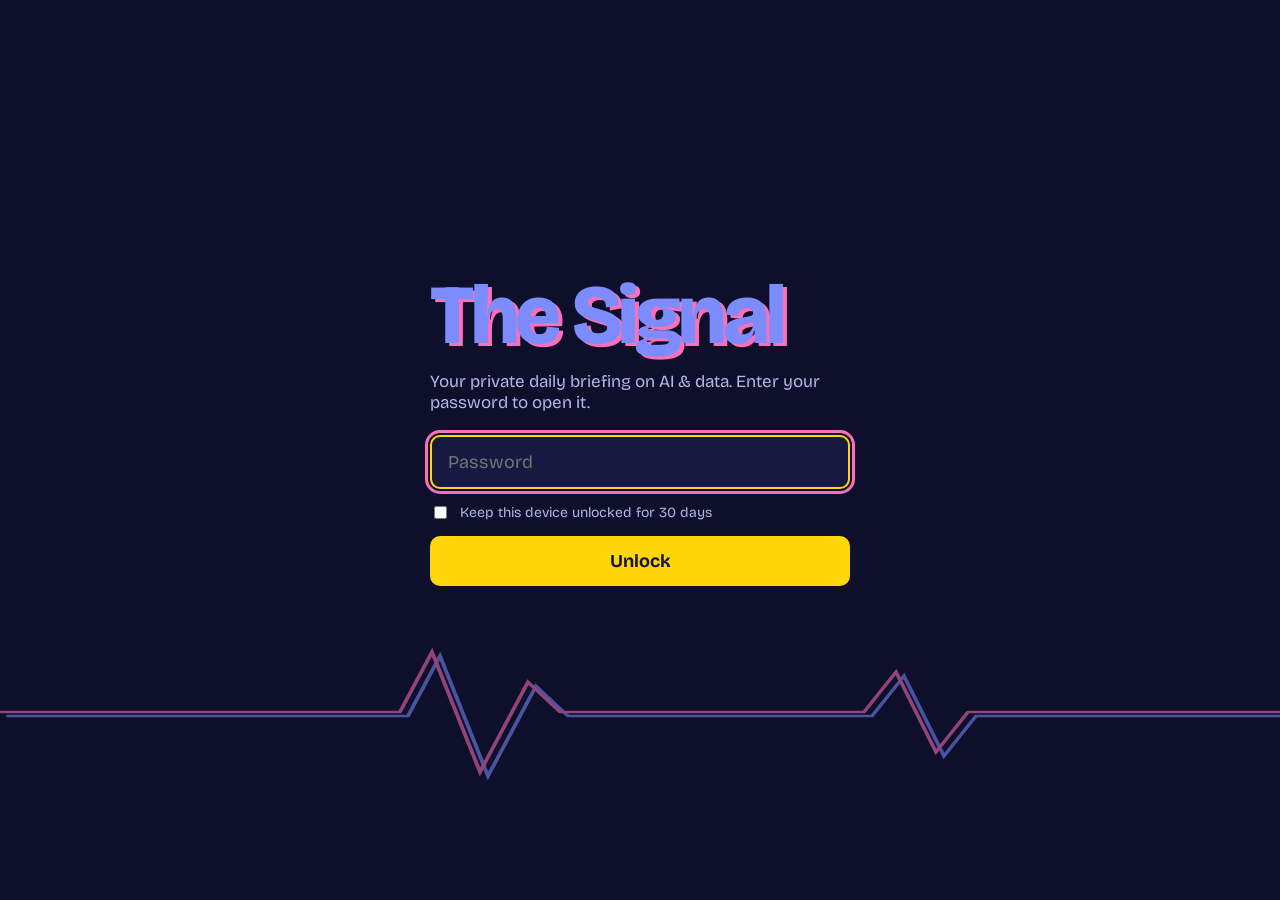
<file: signal/index.html>
<!doctype html>
<html lang="en">
<head>
<meta charset="utf-8">
<meta name="viewport" content="width=device-width, initial-scale=1, viewport-fit=cover">
<meta name="robots" content="noindex, nofollow">
<meta name="theme-color" content="#0D0F2B">
<title>The Signal</title>
<link rel="manifest" href="manifest.webmanifest">
<link rel="icon" href="icons/icon-192.png">
<link rel="apple-touch-icon" href="icons/apple-touch-icon.png">
<link rel="preconnect" href="https://fonts.googleapis.com">
<link rel="preconnect" href="https://fonts.gstatic.com" crossorigin>
<link rel="stylesheet" href="https://fonts.googleapis.com/css2?family=Bricolage+Grotesque:opsz,wght@12..96,400..800&family=Newsreader:ital,opsz,wght@0,6..72,400..700;1,6..72,400..600&display=swap">
<style>
:root{--ink:#ECEEFF;--paper:#0D0F2B;--blue:#7C8CFF;--pink:#FF6FB5;--yellow:#FFD60A}
*{box-sizing:border-box}
html,body{margin:0;min-height:100%;background:var(--paper);color:var(--ink);font-family:"Bricolage Grotesque",system-ui,-apple-system,"Segoe UI",sans-serif}
#lock{min-height:100vh;min-height:100dvh;display:grid;place-items:center;padding:24px;position:relative;overflow:hidden}
#lock svg.wave{position:absolute;inset:auto 0 12% 0;width:100%;height:160px;opacity:.55;pointer-events:none}
#lock svg.wave path{fill:none;stroke:var(--pink);stroke-width:2.5;stroke-linecap:round;stroke-dasharray:1400;stroke-dashoffset:1400;animation:draw 3.2s .2s cubic-bezier(.3,.7,.2,1) forwards}
#lock svg.wave path.b{stroke:var(--blue);transform:translate(5px,4px);animation-delay:.35s}
@keyframes draw{to{stroke-dashoffset:0}}
#f{position:relative;width:min(420px,100%);display:grid;gap:14px}
#f h1{font-size:clamp(54px,14vw,84px);line-height:.9;margin:0 0 4px;letter-spacing:-.04em;font-weight:800;color:var(--blue);text-shadow:4px 3px 0 var(--pink)}
#f p.sub{margin:0 0 8px;color:#B3B7E6;font-size:17px}
#pw{font:inherit;font-size:18px;padding:14px 16px;border-radius:10px;border:2px solid #3a3f86;background:#161940;color:var(--ink);outline:none;width:100%}
#pw:focus{border-color:var(--yellow)}
.rm{display:flex;gap:10px;align-items:center;font-size:14px;color:#B3B7E6}
#go{font:inherit;font-weight:700;font-size:18px;padding:14px;border:0;border-radius:10px;background:var(--yellow);color:#14163A;cursor:pointer}
#go:disabled{opacity:.6;cursor:progress}
#go:focus-visible,#pw:focus-visible{outline:3px solid var(--pink);outline-offset:2px}
#err{min-height:22px;margin:0;color:var(--pink);font-size:15px}
.shake{animation:shake .4s}
@keyframes shake{20%,60%{transform:translateX(-8px)}40%,80%{transform:translateX(8px)}}
@media (prefers-reduced-motion:reduce){#lock svg.wave path{animation:none;stroke-dashoffset:0}.shake{animation:none}}
noscript{display:block;padding:24px}
</style>
<script>if('serviceWorker' in navigator)window.addEventListener('load',function(){navigator.serviceWorker.register('sw.js').catch(function(){})});window.addEventListener('beforeinstallprompt',function(e){e.preventDefault();window.__installEvt=e;window.dispatchEvent(new Event('installready'))});window.addEventListener('appinstalled',function(){window.__installEvt=null;window.dispatchEvent(new Event('installready'))});</script>
</head>
<body>
<div id="lock">
  <svg class="wave" viewBox="0 0 800 160" preserveAspectRatio="none" aria-hidden="true">
    <path class="b" d="M0 80 H220 L250 80 L270 20 L300 140 L330 50 L350 80 H520 L540 80 L560 40 L585 120 L605 80 H800"/>
    <path d="M0 80 H220 L250 80 L270 20 L300 140 L330 50 L350 80 H520 L540 80 L560 40 L585 120 L605 80 H800"/>
  </svg>
  <form id="f" autocomplete="on">
    <h1>The Signal</h1>
    <p class="sub">Your private daily briefing on AI &amp; data. Enter your password to open it.</p>
    <input id="pw" type="password" autocomplete="current-password" aria-label="Password" placeholder="Password" required autofocus>
    <label class="rm"><input id="rm" type="checkbox"> Keep this device unlocked for 30 days</label>
    <button id="go" type="submit">Unlock</button>
    <p id="err" role="alert"></p>
  </form>
</div>
<noscript>This app needs JavaScript to decrypt its content.</noscript>
<script>
(() => {
'use strict';
const AAD_APP = 'signal-app-v1', AAD_DATA = 'signal-data-v1', DAYS = 30;
const $ = (id) => document.getElementById(id);
const te = new TextEncoder();
const unb64 = (s) => Uint8Array.from(atob(s), (c) => c.charCodeAt(0));

async function deriveKey(pw, env) {
  const base = await crypto.subtle.importKey('raw', te.encode(pw), 'PBKDF2', false, ['deriveKey']);
  return crypto.subtle.deriveKey({ name: 'PBKDF2', salt: unb64(env.salt), iterations: env.iter, hash: 'SHA-256' },
    base, { name: 'AES-GCM', length: 256 }, false, ['decrypt']);
}
async function decrypt(env, key, aad) {
  if (env.aad !== aad) throw new Error('bad-label');
  const plain = await crypto.subtle.decrypt({ name: 'AES-GCM', iv: unb64(env.iv), additionalData: te.encode(aad) }, key, unb64(env.data));
  const raw = env.gz ? await new Response(new Blob([plain]).stream().pipeThrough(new DecompressionStream('gzip'))).arrayBuffer() : plain;
  return JSON.parse(new TextDecoder().decode(raw));
}

// "Keep unlocked": a non-extractable CryptoKey in IndexedDB (the password itself is never stored).
const idb = () => new Promise((res, rej) => { const r = indexedDB.open('signal', 1); r.onupgradeneeded = () => r.result.createObjectStore('k'); r.onsuccess = () => res(r.result); r.onerror = () => rej(r.error); });
async function keyGet() { try { const db = await idb(); return await new Promise((res) => { const q = db.transaction('k').objectStore('k').get('main'); q.onsuccess = () => res(q.result || null); q.onerror = () => res(null); }); } catch { return null; } }
async function keyPut(key, salt) { try { const db = await idb(); db.transaction('k', 'readwrite').objectStore('k').put({ key, salt, exp: Date.now() + DAYS * 864e5 }, 'main'); } catch {} }
async function keyDel() { try { const db = await idb(); db.transaction('k', 'readwrite').objectStore('k').delete('main'); } catch {} }

function start(bundle, key) {
  window.__SIGNAL = {
    key,
    async loadData(bust) {
      const r = await fetch('data.enc.json' + (bust ? '?t=' + Date.now() : ''), { cache: bust ? 'no-store' : 'default' });
      if (!r.ok) throw new Error('data ' + r.status);
      return decrypt(await r.json(), key, AAD_DATA);
    },
    async lock() { await keyDel(); location.reload(); }
  };
  $('lock').remove();
  document.documentElement.setAttribute('data-app', '1');
  document.body.insertAdjacentHTML('beforeend', bundle.html);
  const st = document.createElement('style'); st.textContent = bundle.css; document.head.appendChild(st);
  const sc = document.createElement('script'); sc.textContent = bundle.js; document.body.appendChild(sc);
  if ('serviceWorker' in navigator) navigator.serviceWorker.register('sw.js').catch(() => {});
}

let appEnv = null;
const appFetch = fetch('app.enc.json', { cache: 'no-cache' }).then((r) => { if (!r.ok) throw new Error('app ' + r.status); return r.json(); }).then((e) => (appEnv = e));

(async () => {
  const saved = await keyGet();
  if (!saved) return;
  try {
    const env = await appFetch;
    if (saved.exp < Date.now() || saved.salt !== env.salt) throw 0;
    start(await decrypt(env, saved.key, AAD_APP), saved.key);
  } catch (e) { if (e === 0 || e?.name === 'OperationError') keyDel(); }
})();

let fails = 0;
$('f').addEventListener('submit', async (ev) => {
  ev.preventDefault();
  const go = $('go'), err = $('err'), pw = $('pw');
  go.disabled = true; err.textContent = '';
  if (fails >= 3) { err.textContent = 'Too many tries. Wait a few seconds…'; await new Promise((r) => setTimeout(r, Math.min(15000, fails * 2000))); err.textContent = ''; }
  try {
    const env = await appFetch;
    const key = await deriveKey(pw.value, env);
    const bundle = await decrypt(env, key, AAD_APP);
    if ($('rm').checked) await keyPut(key, env.salt);
    start(bundle, key);
  } catch (e) {
    fails++;
    go.disabled = false;
    if (e?.name === 'OperationError') { err.textContent = 'Wrong password. Try again.'; $('f').classList.remove('shake'); void $('f').offsetWidth; $('f').classList.add('shake'); pw.select(); }
    else err.textContent = 'Could not load the app files. Check your connection and retry.';
  }
});
})();
</script>
</body>
</html>
</file>
<file: ml-lab/style.css>
:root {
  --bg: #14161a;
  --panel: #1c1f25;
  --panel2: #232730;
  --line: #2e333d;
  --text: #e6e8ec;
  --muted: #9aa3b2;
  --accent: #5b9dff;
  --accent2: #2f6fe0;
  --ok: #3ecf8e;
  --warn: #f5b942;
  --err: #ff6b6b;
  --code: #0f1115;
  --mono: ui-monospace, SFMono-Regular, Menlo, Consolas, "Liberation Mono", monospace;
}
* { box-sizing: border-box; -webkit-tap-highlight-color: transparent; }
html, body { margin: 0; background: var(--bg); color: var(--text); font: 16px/1.5 system-ui, -apple-system, "Segoe UI", Roboto, sans-serif; }
body { padding: env(safe-area-inset-top) env(safe-area-inset-right) env(safe-area-inset-bottom) env(safe-area-inset-left); }
[hidden] { display: none !important; }
h1, h2, h3 { line-height: 1.25; margin: 0 0 .5rem; }
p { margin: .5rem 0; }
code { font-family: var(--mono); font-size: .9em; background: var(--panel2); padding: .1em .35em; border-radius: 5px; }
pre { font-family: var(--mono); font-size: 13px; margin: 0; white-space: pre-wrap; word-break: break-word; }
.muted { color: var(--muted); }

/* verrouillage */
.lock { min-height: 100dvh; display: grid; place-items: center; padding: 20px; }
.lock-card { width: 100%; max-width: 360px; background: var(--panel); border: 1px solid var(--line); border-radius: 18px; padding: 28px 22px; text-align: center; display: grid; gap: 12px; }
.logo { width: 64px; height: 64px; margin: 0 auto; border-radius: 16px; background: linear-gradient(135deg, #3b82f6, #7c3aed); display: grid; place-items: center; font-weight: 800; font-size: 26px; letter-spacing: 1px; }
.lock-card input { width: 100%; padding: 13px 14px; border-radius: 12px; border: 1px solid var(--line); background: var(--code); color: var(--text); font-size: 16px; }
.lock-card input:focus { outline: 2px solid var(--accent); border-color: transparent; }
.lock-msg { min-height: 1.4em; color: var(--err); font-size: 14px; margin: 0; }

/* boutons */
.btn { appearance: none; border: 1px solid var(--line); background: var(--panel2); color: var(--text); padding: 9px 14px; border-radius: 10px; font-size: 14px; cursor: pointer; font-weight: 600; }
.btn:active { transform: translateY(1px); }
.btn.primary { background: var(--accent2); border-color: var(--accent2); color: #fff; }
.btn.small { padding: 6px 10px; font-size: 13px; }
.btn[disabled] { opacity: .55; cursor: default; }
.icon-btn { appearance: none; border: 0; background: transparent; color: var(--text); font-size: 20px; padding: 6px 10px; cursor: pointer; border-radius: 10px; }
.icon-btn:active { background: var(--panel2); }

/* barre du haut */
.topbar { position: sticky; top: 0; z-index: 20; display: flex; align-items: center; gap: 6px; padding: 8px 10px; background: rgba(20,22,26,.92); backdrop-filter: blur(8px); border-bottom: 1px solid var(--line); }
.topbar .title { flex: 1; font-weight: 700; white-space: nowrap; overflow: hidden; text-overflow: ellipsis; }
.py-status { font-size: 13px; padding: 3px 9px; border-radius: 999px; background: var(--panel2); border: 1px solid var(--line); }
.py-status.ready { color: var(--ok); }
.py-status.error { color: var(--err); }
.py-banner { margin: 10px 12px 0; padding: 10px 12px; border-radius: 12px; background: var(--panel); border: 1px solid var(--line); font-size: 14px; color: var(--muted); display: flex; gap: 10px; align-items: center; justify-content: space-between; flex-wrap: wrap; }
.py-banner.error { color: var(--err); }

.view { max-width: 820px; margin: 0 auto; padding: 14px 12px 110px; }

/* accueil */
.hero { margin: 6px 2px 14px; }
.hero h2 { font-size: 22px; }
.global-progress { height: 8px; border-radius: 999px; background: var(--panel2); overflow: hidden; margin-top: 10px; }
.global-progress > i { display: block; height: 100%; background: linear-gradient(90deg, #3b82f6, #7c3aed); }
.cards { display: grid; gap: 10px; }
.card { display: flex; gap: 12px; align-items: center; width: 100%; text-align: left; background: var(--panel); border: 1px solid var(--line); border-radius: 14px; padding: 14px; color: inherit; cursor: pointer; font: inherit; }
.card:active { background: var(--panel2); }
.card .emoji { font-size: 26px; width: 42px; height: 42px; display: grid; place-items: center; background: var(--panel2); border-radius: 12px; flex: none; }
.card .meta { flex: 1; min-width: 0; }
.card .name { font-weight: 700; }
.card .sub { color: var(--muted); font-size: 13px; }
.card .bar { height: 5px; border-radius: 999px; background: var(--panel2); margin-top: 8px; overflow: hidden; }
.card .bar > i { display: block; height: 100%; background: var(--ok); }
.install { margin: 12px 0; }

/* leçon */
.panel { background: var(--panel); border: 1px solid var(--line); border-radius: 14px; padding: 14px; margin-bottom: 14px; }
.panel h3 { font-size: 15px; text-transform: uppercase; letter-spacing: .6px; color: var(--accent); }
.panel ul { padding-left: 1.2rem; margin: .4rem 0; }
.panel li { margin: .25rem 0; }
.panel pre { background: var(--code); border: 1px solid var(--line); border-radius: 10px; padding: 10px; margin: .5rem 0; overflow-x: auto; }
.note { background: rgba(245,185,66,.08); border-left: 3px solid var(--warn); padding: 8px 10px; border-radius: 6px; font-size: 14px; }

details.exo { background: var(--panel); border: 1px solid var(--line); border-radius: 14px; margin-bottom: 12px; overflow: hidden; }
details.exo > summary { cursor: pointer; list-style: none; padding: 14px; font-weight: 700; display: flex; gap: 8px; align-items: center; }
details.exo > summary::-webkit-details-marker { display: none; }
details.exo > summary::before { content: "▸"; color: var(--accent); transition: transform .15s; }
details.exo[open] > summary::before { transform: rotate(90deg); }
details.exo > summary .count { margin-left: auto; color: var(--muted); font-size: 13px; font-weight: 500; }
.exo-body { padding: 0 12px 12px; }
.exo-actions { display: flex; gap: 8px; flex-wrap: wrap; margin: 4px 0 12px; }

/* cellules façon Jupyter */
.cell { border: 1px solid var(--line); border-radius: 12px; background: var(--code); margin: 10px 0; overflow: hidden; }
.cell.active { border-color: var(--accent); }
.cell.done { border-left: 3px solid var(--ok); }
.cell .q { padding: 10px 12px; background: var(--panel2); border-bottom: 1px solid var(--line); font-size: 15px; }
.cell .q .tag { display: inline-block; font-size: 11px; font-weight: 700; letter-spacing: .5px; text-transform: uppercase; color: var(--muted); margin-right: 6px; }
.cell .row { display: flex; align-items: flex-start; gap: 8px; padding: 6px 8px 0; }
.cell .prompt { flex: none; width: 42px; text-align: right; color: var(--muted); font: 12px/26px var(--mono); padding-top: 4px; }
.cell textarea { flex: 1; min-width: 0; resize: none; overflow: hidden; background: transparent; color: var(--text); border: 0; outline: 0; font: 13.5px/1.5 var(--mono); padding: 8px 4px; tab-size: 4; white-space: pre; overflow-x: auto; }
.cell .tools { display: flex; flex-wrap: wrap; gap: 6px; padding: 6px 8px 8px 58px; align-items: center; }
.cell .tools .spacer { flex: 1; }
.cell .tools label { display: flex; align-items: center; gap: 6px; font-size: 13px; color: var(--muted); cursor: pointer; }
.cell .tools input[type=checkbox] { width: 18px; height: 18px; accent-color: var(--ok); }
.cell .hint, .cell .solution { margin: 0 8px 8px 58px; padding: 9px 11px; border-radius: 10px; font-size: 14px; }
.cell .hint { background: rgba(245,185,66,.1); border: 1px solid rgba(245,185,66,.35); }
.cell .solution { background: rgba(62,207,142,.07); border: 1px solid rgba(62,207,142,.35); }
.cell .solution pre { margin-bottom: 8px; }
.out { border-top: 1px solid var(--line); padding: 10px 12px 12px 58px; background: #12141a; max-height: 70vh; overflow: auto; }
.out:empty { display: none; }
.out .out-text { color: var(--text); }
.out .err { color: var(--err); }
.out .out-img { max-width: 100%; border-radius: 8px; background: #fff; display: block; margin-top: 8px; }
.df-wrap { overflow-x: auto; margin: 4px 0; }
.df-wrap table { border-collapse: collapse; font: 12.5px var(--mono); color: var(--text); }
.df-wrap th, .df-wrap td { padding: 5px 10px; text-align: right; border-bottom: 1px solid var(--line); white-space: nowrap; }
.df-wrap thead th { background: var(--panel2); position: sticky; top: 0; }
.df-wrap tbody tr:nth-child(odd) { background: rgba(255,255,255,.03); }
.df-wrap tbody th { color: var(--muted); font-weight: 600; background: rgba(255,255,255,.02); }
.exec-meta { color: var(--muted); font: 12px var(--mono); margin-bottom: 6px; }

/* bouton flottant + feuille de discussion */
.fab { position: fixed; right: 14px; bottom: calc(14px + env(safe-area-inset-bottom)); z-index: 30; border: 0; padding: 13px 18px; border-radius: 999px; background: linear-gradient(135deg, #d97757, #c4573a); color: #fff; font-weight: 700; font-size: 15px; box-shadow: 0 6px 22px rgba(0,0,0,.45); cursor: pointer; }
.sheet { position: fixed; inset: 0; z-index: 40; background: rgba(0,0,0,.6); display: flex; align-items: flex-end; justify-content: center; }
.sheet-card { width: 100%; max-width: 720px; max-height: 92dvh; overflow: auto; background: var(--panel); border: 1px solid var(--line); border-radius: 18px 18px 0 0; padding: 16px 14px calc(16px + env(safe-area-inset-bottom)); display: grid; gap: 10px; }
.sheet-card h3 { margin: 0; }
.sheet-card textarea { width: 100%; min-height: 90px; background: var(--code); color: var(--text); border: 1px solid var(--line); border-radius: 12px; padding: 10px; font: 15px/1.4 system-ui, sans-serif; resize: vertical; }
.sheet-card textarea.preview { min-height: 160px; font: 12px/1.4 var(--mono); color: var(--muted); }
.sheet-card .ctx { font-size: 13px; color: var(--muted); background: var(--panel2); border-radius: 10px; padding: 8px 10px; }
.sheet-card .btns { display: flex; gap: 8px; flex-wrap: wrap; }
.sheet-card label.chk { display: flex; gap: 8px; align-items: center; font-size: 14px; }
.toast { position: fixed; left: 50%; bottom: 90px; transform: translateX(-50%); background: #000; color: #fff; padding: 9px 14px; border-radius: 10px; z-index: 50; font-size: 14px; }

@media (min-width: 700px) { .view { padding-top: 22px; } }

/* verdict après exécution */
.verdict { margin: 0 8px 8px; padding: 10px 12px; border-radius: 10px; font-size: 14px; border: 1px solid var(--line); }
.verdict .v-title { font-weight: 700; }
.verdict .v-detail { margin-top: 4px; }
.verdict .v-extra { margin-top: 6px; color: var(--muted); font-size: 13px; }
.verdict.ok { background: rgba(62,207,142,.12); border-color: rgba(62,207,142,.5); }
.verdict.ok .v-title { color: var(--ok); }
.verdict.wrong { background: rgba(245,185,66,.10); border-color: rgba(245,185,66,.5); }
.verdict.wrong .v-title { color: var(--warn); }
.verdict.error { background: rgba(255,107,107,.10); border-color: rgba(255,107,107,.5); }
.verdict.error .v-title { color: var(--err); }
.verdict.info { background: var(--panel2); }

/* progression de leçon */
.lesson-progress { margin-bottom: 14px; }
.lesson-progress .lp-row { display: flex; align-items: center; justify-content: space-between; gap: 10px; flex-wrap: wrap; font-weight: 600; font-size: 14px; }
.exo-done { margin: 4px 0 10px; padding: 10px 12px; border-radius: 10px; background: rgba(62,207,142,.12); border: 1px solid rgba(62,207,142,.5); color: var(--ok); font-weight: 700; }
details.exo.finished > summary .count { color: var(--ok); font-weight: 700; }
.lesson-done { border-color: rgba(62,207,142,.5); background: rgba(62,207,142,.08); }
.lesson-done h3 { color: var(--ok); }
.card.complete { border-color: rgba(62,207,142,.5); }

/* destination Claude */
.dest { background: var(--panel2); border-radius: 10px; padding: 8px 10px; display: grid; gap: 6px; font-size: 14px; }
.dest input { width: 100%; padding: 9px 10px; border-radius: 8px; border: 1px solid var(--line); background: var(--code); color: var(--text); font-size: 14px; }

/* --- espaces (onglets) et groupes */
.tabs{display:flex;gap:8px;margin:4px 0 12px}
.tab{flex:1;display:flex;align-items:center;justify-content:center;gap:6px;padding:10px 8px;border:1px solid var(--line,#d0d5dd);border-radius:12px;background:var(--panel,#fff);color:inherit;font:inherit;font-weight:600;cursor:pointer;min-height:44px}
.tab.on{background:var(--accent2);border-color:var(--accent2);color:#fff}
.tab .t-count{font-size:12px;font-weight:500;opacity:.8}
.group-head{display:flex;align-items:baseline;gap:10px;margin:18px 2px 8px;flex-wrap:wrap}
.group-head h3{margin:0}
</file>
